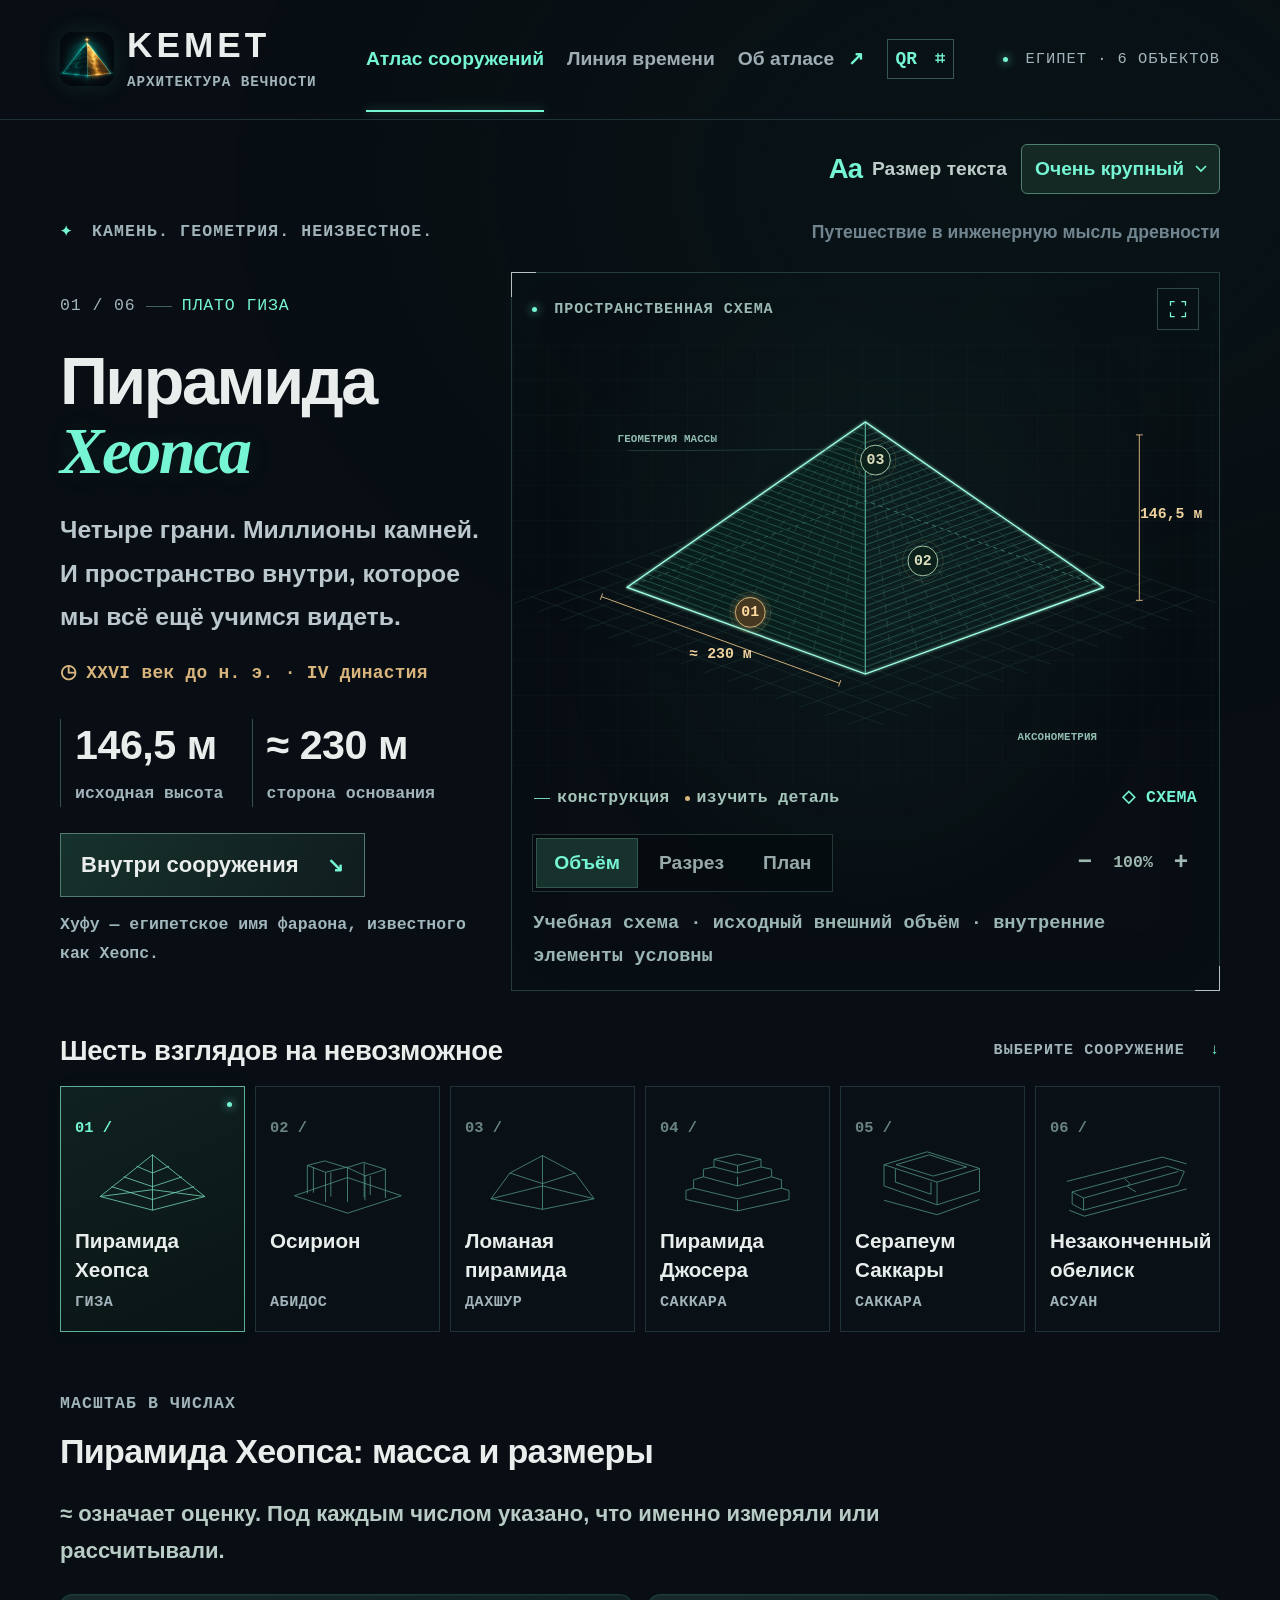
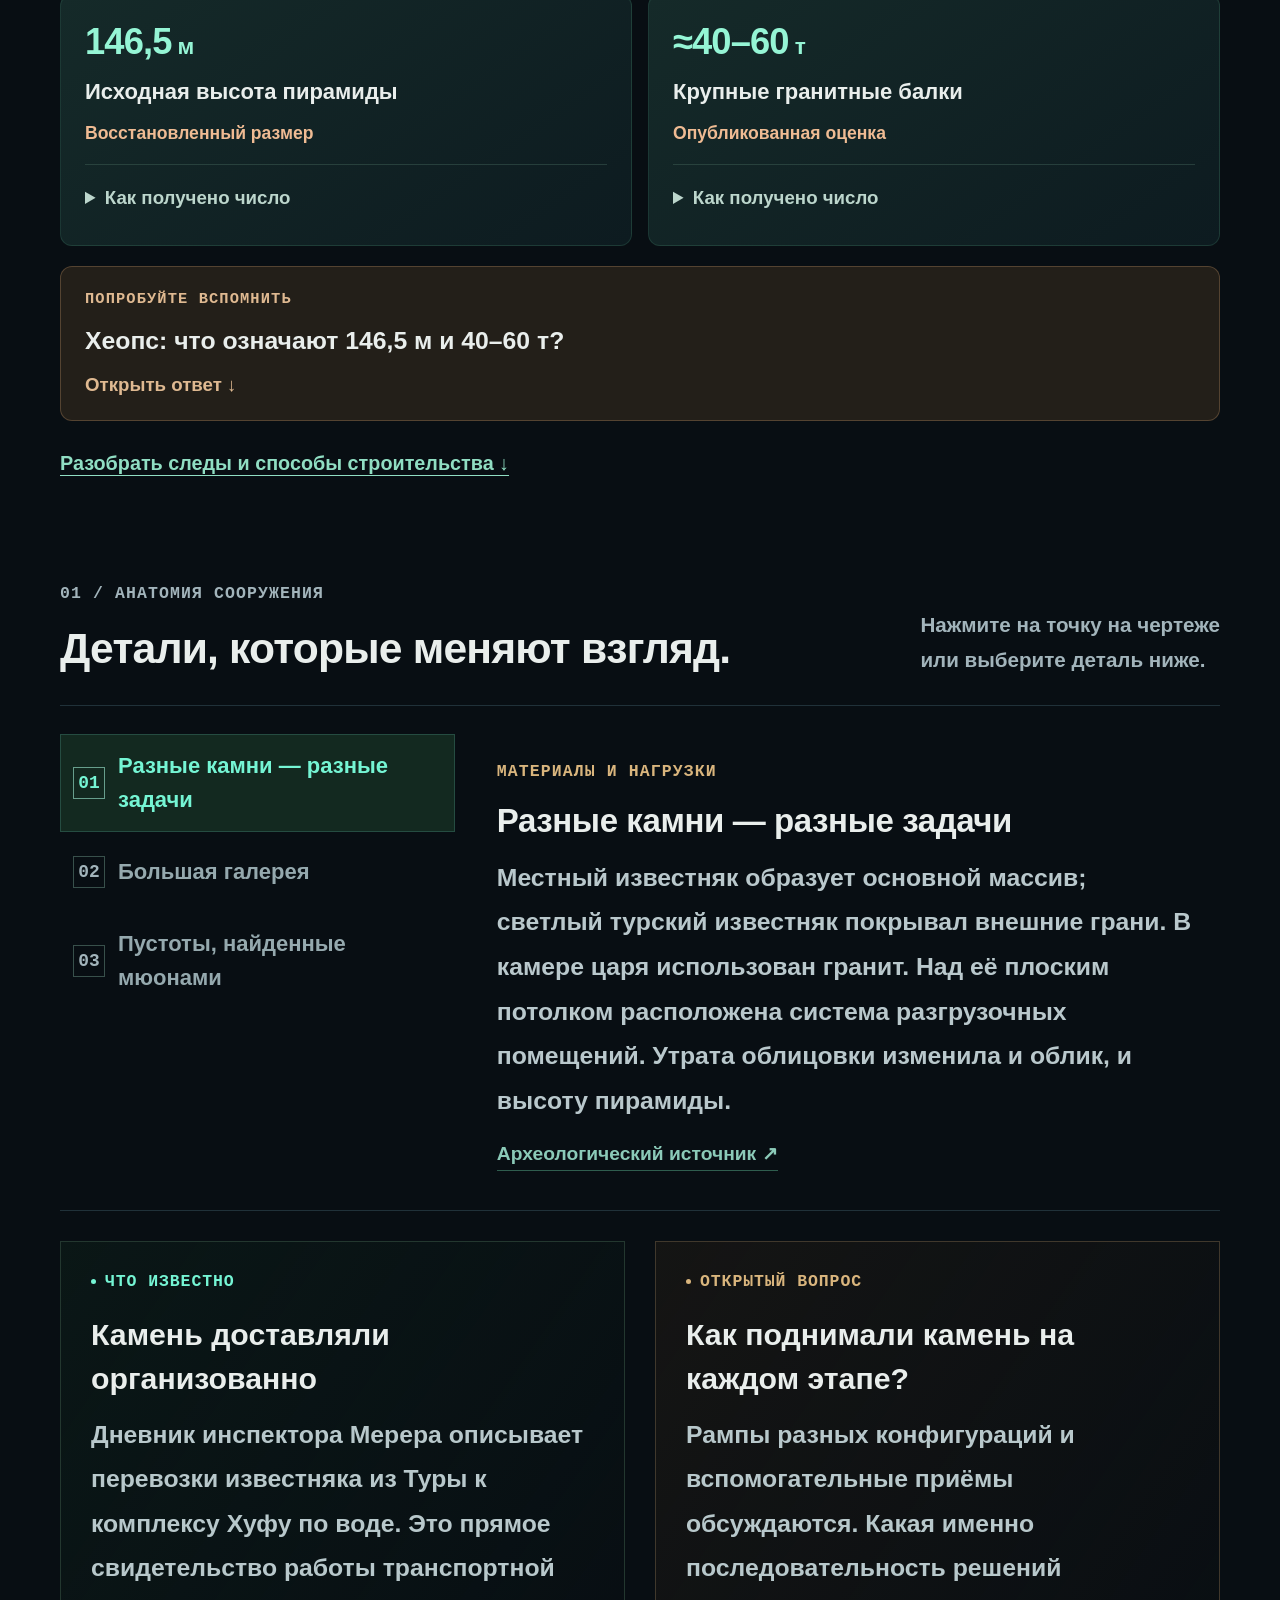
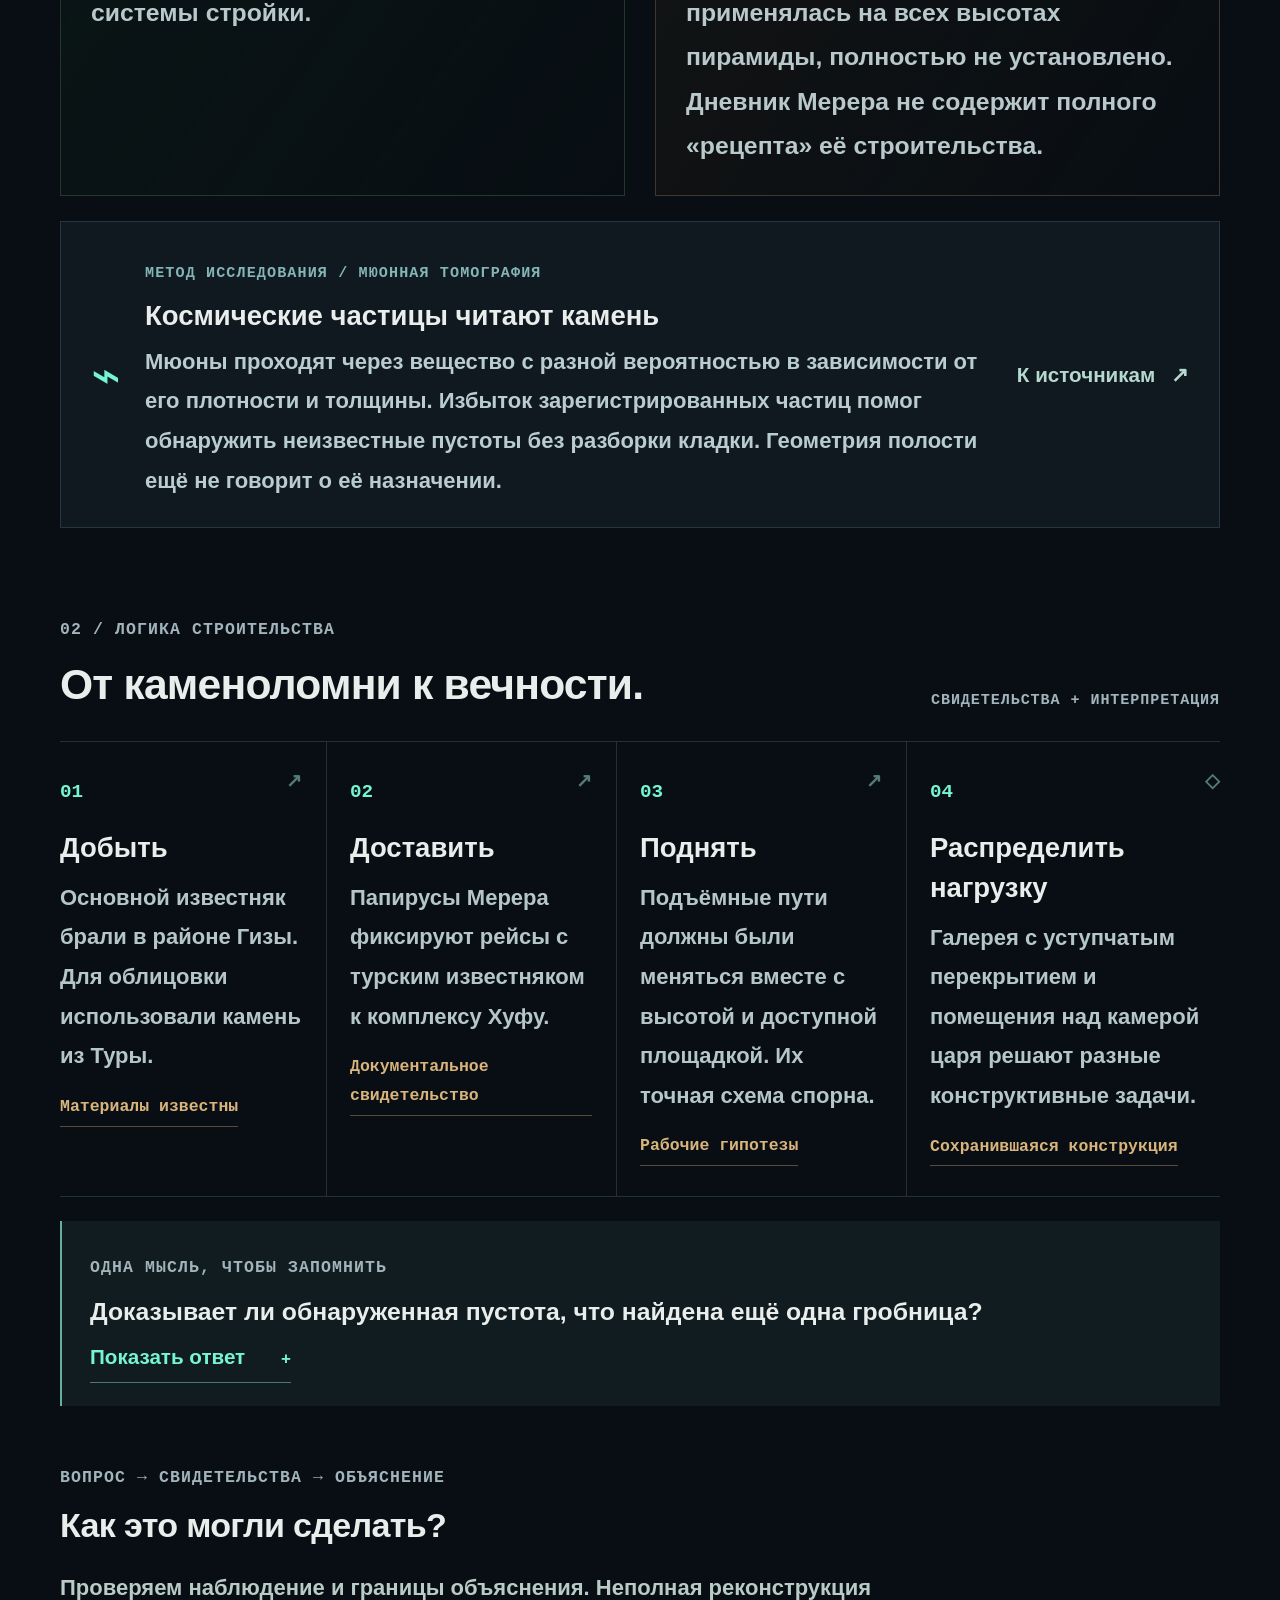
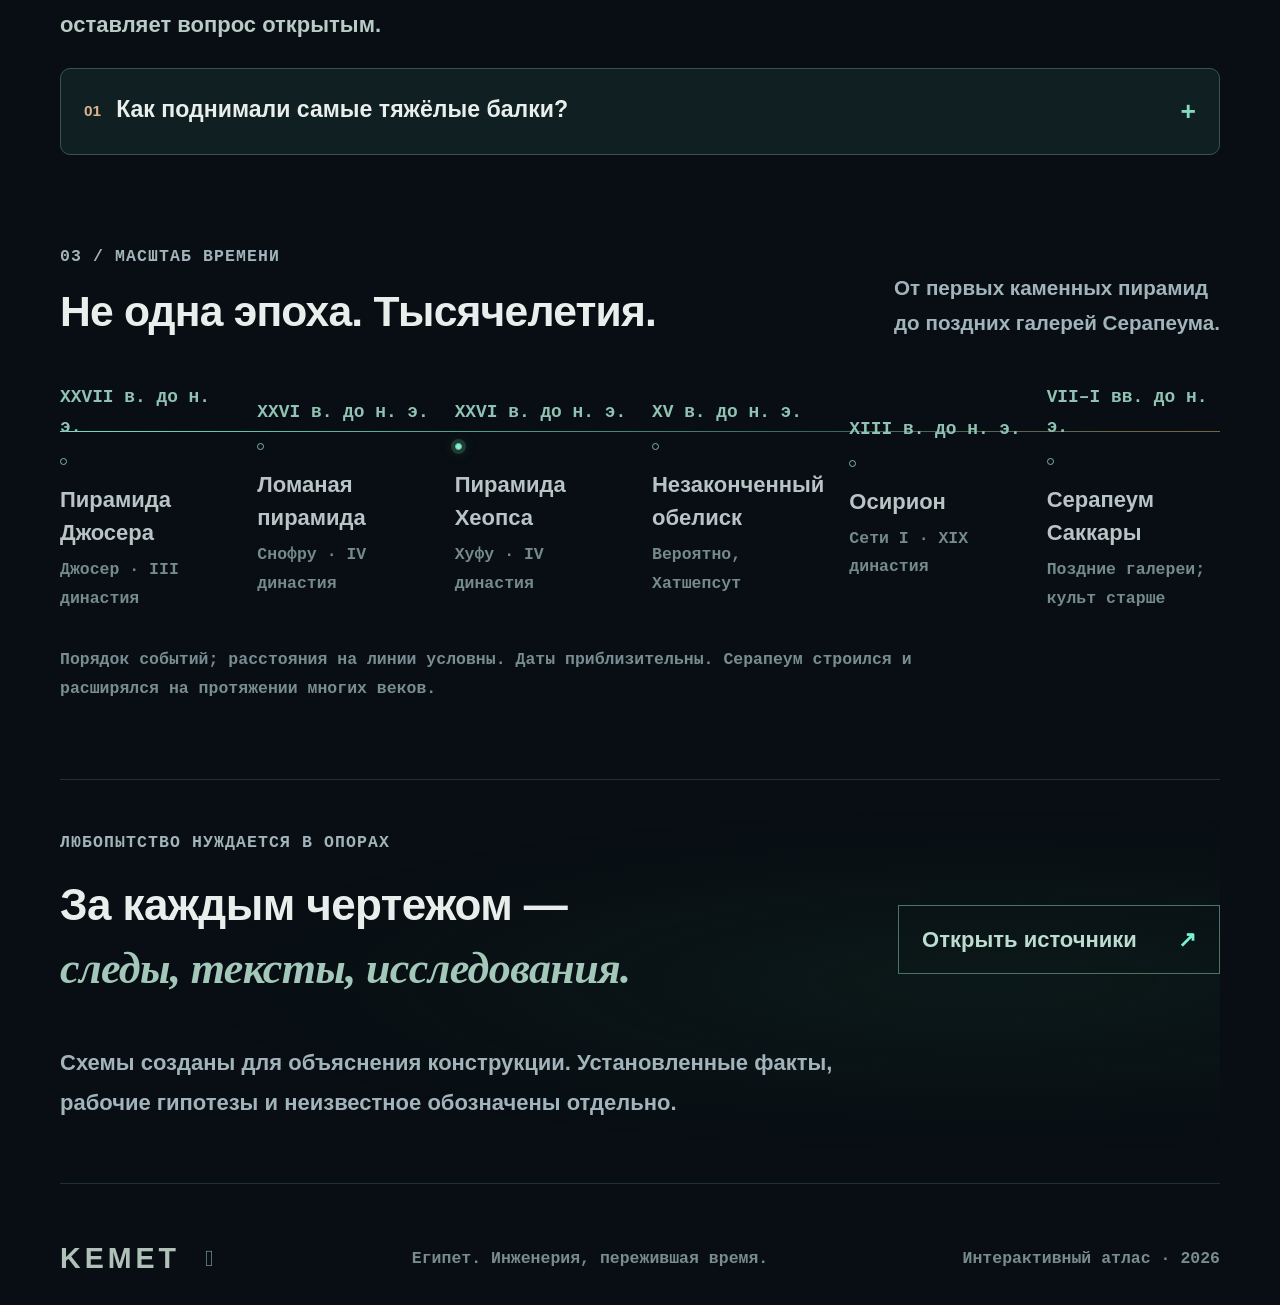
<file: index.html>
<!doctype html>
<html lang="ru">
<head>
  <meta name="atlas-app" content="kemet"><meta name="atlas-version" content="r-a40c7d879bf0993cbebe"><meta name="atlas-built" content="2026-10-10T08:27:54+00:00">
  <meta charset="utf-8">
  <meta name="viewport" content="width=device-width, initial-scale=1">
  <meta name="theme-color" content="#080e13">
  <meta name="application-name" content="KEMET">
  <meta name="apple-mobile-web-app-title" content="KEMET">
  <meta name="apple-mobile-web-app-capable" content="yes">
  <meta name="mobile-web-app-capable" content="yes">
  <link rel="icon" type="image/png" sizes="32x32" href="assets/favicon-32-v2.png">
  <link rel="icon" type="image/png" sizes="192x192" href="assets/kemet-icon-192-v2.png">
  <link rel="apple-touch-icon" sizes="180x180" href="assets/apple-touch-icon-v2.png">
  <link rel="manifest" href="site.webmanifest?v=2">
  <meta name="description" content="Интерактивный архитектурный атлас Древнего Египта. Шесть сооружений, авторские чертежи и археологические свидетельства.">
  <title>KEMET — Архитектура вечности</title>
  <script>document.documentElement.dataset.textSize='large';try{const s=localStorage.getItem('kemet-text-size');if(['normal','large','xlarge'].includes(s))document.documentElement.dataset.textSize=s;}catch{}</script>
  <style>@charset "UTF-8";
:root{color-scheme:dark;--bg:#080e13;--panel:#0d171d;--line:#203139;--muted:#8b9da5;--text:#e9eeec;--cyan:#75f5d4;--amber:#d9b57d;--mono:Menlo,Consolas,"Liberation Mono",monospace;--sans:-apple-system,BlinkMacSystemFont,"Segoe UI",Arial,sans-serif;--serif:Georgia,"Times New Roman",serif}
*{box-sizing:border-box}html{scroll-behavior:smooth;scroll-padding-top:100px}body{margin:0;background:var(--bg);color:var(--text);font-family:var(--sans);-webkit-font-smoothing:antialiased;font-size:16px;line-height:1.6}body::before{content:"";position:fixed;inset:0;pointer-events:none;z-index:-1;background:radial-gradient(ellipse at 80% 20%,#0e292637,transparent 55%)}button,a,input{-webkit-tap-highlight-color:transparent}button{font:inherit;color:inherit;cursor:pointer}a{color:inherit;text-decoration:none}button{border:0;background:none}button:focus-visible,a:focus-visible,[tabindex]:focus-visible{outline:2px solid var(--cyan);outline-offset:5px}button:disabled{opacity:.3;cursor:default}svg{display:block}::selection{background:#3e967b;color:#fff}[hidden]{display:none!important}.skip-link{position:fixed;top:-80px;left:20px;padding:12px;background:var(--cyan);color:#071612;z-index:60}.skip-link:focus{top:12px}.site-header{max-width:1560px;padding:27px 60px;margin:auto;display:flex;align-items:center;justify-content:space-between;gap:35px;border-bottom:1px solid var(--line)}.brand{display:flex;gap:12px;align-items:center}.brand svg{width:39px;height:39px;stroke:var(--cyan);stroke-width:1.3;fill:none;filter:drop-shadow(0 0 6px #6affbc40)}.brand>span{font-size:26px;font-weight:600;letter-spacing:5px;line-height:1.05}.brand small{display:block;font-family:var(--mono);font-size:8px;letter-spacing:1.6px;color:var(--muted);margin-top:8px;white-space:nowrap}.top-nav{display:flex;align-items:center;gap:31px;font-size:13px}.top-nav a,.top-nav button{white-space:nowrap;position:relative;padding:10px 0;color:#9eadb3}.top-nav .active{color:var(--cyan)}.top-nav .active:after{content:"";height:2px;background:var(--cyan);box-shadow:0 0 10px #7cf6d45c;position:absolute;bottom:-28px;left:0;right:0}.top-nav button span{margin-left:8px;color:var(--cyan)}.header-mark{font:9px var(--mono);letter-spacing:1.6px;color:var(--muted);white-space:nowrap}.header-mark i,.drawing-top i{display:inline-block;height:5px;width:5px;background:var(--cyan);border-radius:50%;box-shadow:0 0 10px #6dffd6;margin-right:7px;vertical-align:middle}main{max-width:1440px;margin:0 auto;padding:0 60px}.atlas-intro{display:flex;align-items:center;justify-content:space-between;padding-top:36px;margin-bottom:26px}.eyebrow{font:10px/1.6 var(--mono);letter-spacing:1.8px;color:var(--muted)}.tiny-star{color:var(--cyan);font-size:14px;margin-right:8px}.intro-note{font-size:11px;color:#70858f}.hero-grid{display:grid;grid-template-columns:minmax(330px,.84fr) minmax(0,1.38fr);gap:20px;align-items:center;min-height:540px}.hero-copy{padding:14px 0 16px}.location-line{display:flex;align-items:center;gap:13px;color:var(--cyan);font:10px var(--mono);letter-spacing:1.5px;text-transform:uppercase}.location-line>span:first-child{color:var(--muted)}.dash{width:26px;height:1px;background:#41605f}h1{font-size:clamp(48px,5.2vw,76px);font-weight:450;line-height:1.03;letter-spacing:-3px;margin:27px 0 22px}h1 em{display:block;font-family:var(--serif);font-weight:500;color:var(--cyan);line-height:1.07;text-shadow:0 0 30px #52ffbe17}h1 .long-title{font-size:.8em;letter-spacing:-2px}.hero-tagline{font-size:15px;color:#a2b0b6;max-width:350px;line-height:1.8;margin:0 0 19px}.era{display:flex;gap:9px;align-items:center;color:var(--amber);font:10px/1.7 var(--mono);letter-spacing:.3px}.era-icon{font-size:19px}.hero-facts{display:flex;gap:30px;margin:29px 0 26px}.hero-fact{border-left:1px solid #36524d;padding-left:14px;max-width:47%}.hero-fact strong{font-size:25px;line-height:1.25;font-weight:450;letter-spacing:-.5px;display:block}.hero-fact span{font:9px/1.7 var(--mono);color:var(--muted);display:block;margin-top:6px}.explore-button{display:inline-flex;align-items:center;gap:28px;border:1px solid #527a70;padding:12px 19px;font-size:12px;background:linear-gradient(120deg,#16322c,#101c1e);transition:.2s}.explore-button span{font-size:20px;color:var(--cyan)}.explore-button:hover{border-color:var(--cyan);box-shadow:0 0 25px #7bffd21b}.hero-footnote{font:9px/1.7 var(--mono);color:#748890;max-width:350px;margin:14px 0 0}.drawing-card{position:relative;min-width:0;background:radial-gradient(ellipse at 50% 42%,#17413b38,transparent 63%);border:1px solid #243c3e;box-shadow:inset 0 0 70px #0e393714;isolation:isolate}.drawing-card:before,.drawing-card:after{content:"";position:absolute;width:24px;height:24px;border-color:var(--cyan);opacity:.75;pointer-events:none}.drawing-card:before{top:-1px;left:-1px;border-top:1px solid;border-left:1px solid}.drawing-card:after{bottom:-1px;right:-1px;border-bottom:1px solid;border-right:1px solid}.drawing-top{display:flex;justify-content:space-between;align-items:center;padding:15px 20px;font:9px var(--mono);letter-spacing:1.2px;color:#99b9b2}.icon-button{display:grid;place-items:center;width:32px;height:32px;border:1px solid #304942;color:var(--cyan);line-height:1}.icon-button svg{width:15px;fill:none;stroke:currentColor;stroke-width:1.5}.icon-button:hover{background:#16342c}.drawing-stage{height:380px;position:relative;overflow:hidden;background-image:linear-gradient(#58b5ac06 1px,transparent 1px),linear-gradient(90deg,#58b5ac06 1px,transparent 1px);background-size:35px 35px}.drawing-stage svg{width:100%;height:100%;overflow:visible}.drawing-legend{display:flex;padding:0 22px;gap:22px;font:8px var(--mono);letter-spacing:.3px;color:#7e9a97;align-items:center}.drawing-legend>span{display:flex;gap:7px;align-items:center}.legend-line{width:16px;height:1px;background:#76d1bc}.legend-dot{width:5px;height:5px;background:var(--amber);border-radius:50%}.compass{margin-left:auto;color:var(--cyan)}.drawing-bottom{display:flex;justify-content:space-between;align-items:center;gap:15px;padding:20px 20px 10px}.view-switch{display:flex;gap:3px;padding:3px;background:#050b0ebf;border:1px solid #243734}.view-switch button{font-size:10px;padding:7px 17px;color:#97a9a9;white-space:nowrap;border:1px solid transparent}.view-switch .active{color:var(--cyan);background:#17322d;border-color:#33574c}.zoom-control{display:flex;align-items:center;gap:1px}.zoom-control button{font:12px var(--mono);color:#9fb8b1;min-width:29px;height:30px}.zoom-control #zoom-reset{font-size:9px;min-width:46px}.zoom-control button:hover{color:var(--cyan);background:#17312c}.drawing-disclaimer{font:8px/1.7 var(--mono);color:#6f8788;margin:0;padding:0 21px 13px}.drawing-card.is-expanded{position:fixed;inset:20px;z-index:40;background:var(--bg);display:flex;flex-direction:column;box-shadow:0 0 0 30px #020708ed}.is-expanded .drawing-stage{flex:1;height:auto;min-height:0}.is-expanded .drawing-bottom{max-width:750px;width:100%;align-self:center}.is-expanded .drawing-legend{max-width:750px;width:100%;align-self:center}.is-expanded .drawing-disclaimer{text-align:center;margin:8px}.is-expanded .drawing-stage svg{max-height:100%}.collection-heading{display:flex;align-items:center;justify-content:space-between;margin:40px 0 15px;gap:20px}.collection-heading h2{font-size:17px;letter-spacing:-.3px;font-weight:450;margin:0}.collection-heading>span{font:8px var(--mono);color:var(--muted);letter-spacing:1px;white-space:nowrap}.collection-heading>span span{color:var(--cyan);margin-left:15px}.monument-rail{display:grid;grid-template-columns:repeat(6,1fr);gap:10px}.monument-card{position:relative;text-align:left;border:1px solid var(--line);padding:15px 14px 13px;background:#0d161b8a;min-width:0;transition:border-color .25s,background .25s}.monument-card:hover{border-color:#558479;background:#122620}.monument-card.selected{border-color:#5caf98;background:linear-gradient(155deg,#17352e80,#0c1b1880);box-shadow:0 0 20px #47e4ad08}.monument-card.selected:after{content:"";position:absolute;right:12px;top:15px;width:5px;height:5px;border-radius:50%;background:var(--cyan);box-shadow:0 0 10px #7cffe5}.card-index{font:8px var(--mono);color:#6a8583}.monument-card.selected .card-index{color:var(--cyan)}.mini-diagram{width:100%;height:65px;margin:5px auto 7px;opacity:.66}.selected .mini-diagram{opacity:1}.card-name{font-size:12px;font-weight:600;display:block;white-space:normal;line-height:1.4;min-height:34px}.card-place{font:8px var(--mono);color:var(--muted);margin-top:5px;display:block;letter-spacing:.5px}.details-section,.construction-section,.timeline-section{padding-top:78px}.section-heading{display:flex;justify-content:space-between;align-items:flex-end;gap:30px;margin-bottom:28px}.section-heading h2{font-weight:450;font-size:31px;letter-spacing:-.8px;line-height:1.3;margin:10px 0 0}.section-heading>p{font-size:12px;color:var(--muted);line-height:1.7;margin:0}.anatomy-grid{display:grid;grid-template-columns:.7fr 1.3fr;gap:32px;border-top:1px solid var(--line);border-bottom:1px solid var(--line);padding:28px 0}.point-list{display:flex;flex-direction:column;gap:8px}.point-button{display:flex;align-items:center;gap:13px;text-align:left;border:1px solid transparent;padding:12px 15px;font-size:13px;color:#95a9ae;line-height:1.5}.point-button>span{font:10px var(--mono);color:var(--muted);border:1px solid #38504b;width:25px;height:25px;display:grid;place-items:center;flex-shrink:0}.point-button.active{color:var(--cyan);border-color:#254c41;background:#132920}.point-button.active>span{color:var(--cyan);border-color:#679e8c}.point-detail{padding:14px 25px 10px 10px;align-self:center}.point-detail .eyebrow{color:var(--amber);font-size:9px}.point-detail h3{font-size:22px;font-weight:450;margin:10px 0 12px;letter-spacing:-.4px}.point-detail p{font-size:14px;line-height:1.85;color:#a7b7bb;margin:0;max-width:660px}.point-detail .detail-source{display:inline-block;margin-top:15px;color:#8bcab8;font-size:11px;border-bottom:1px solid #2f5d4e}.evidence-grid{display:grid;grid-template-columns:1fr 1fr;gap:30px;padding-top:30px}.evidence{padding:26px 30px;border:1px solid #23372f;background:linear-gradient(125deg,#0d201a80,transparent)}.evidence.unresolved{border-color:#40382c;background:linear-gradient(125deg,#29201666,transparent)}.evidence-label{font:9px var(--mono);color:var(--cyan);letter-spacing:1.4px;display:flex;align-items:center;gap:9px}.evidence-label i{width:5px;height:5px;border-radius:50%;background:var(--cyan)}.unresolved .evidence-label{color:var(--amber)}.unresolved .evidence-label i{background:var(--amber)}.evidence h3{font-size:19px;font-weight:450;line-height:1.45;margin:17px 0 12px}.evidence p{font-size:13px;color:#9cacaf;line-height:1.85;margin:0}.research-strip{display:flex;align-items:center;gap:24px;background:#10191f;padding:27px 30px;margin-top:25px;border:1px solid #243640}.research-icon{color:var(--cyan);font:50px var(--serif);line-height:1}.research-strip>div{flex:1}.research-strip .eyebrow{font-size:8px;color:#83b5b8}.research-strip h3{font-size:17px;font-weight:450;line-height:1.5;margin:6px 0}.research-strip p{font-size:12px;color:#99abb1;line-height:1.8;margin:0}.text-button{font-size:11px;white-space:nowrap;color:#b7d8ce;padding:8px 0}.text-button span{margin-left:10px}.subtle-label{font:8px var(--mono);letter-spacing:.9px;color:var(--muted)}.process-grid{display:grid;grid-template-columns:repeat(4,1fr);border-top:1px solid var(--line);border-bottom:1px solid var(--line)}.process-step{padding:27px 24px 30px 0;margin-right:23px;border-right:1px solid var(--line);position:relative}.process-step:last-child{border:0;margin-right:0;padding-right:0}.process-num{font:10px var(--mono);color:var(--cyan)}.process-num:after{content:"↗";color:#547e73;float:right}.process-step:last-child .process-num:after{content:"◇"}.process-step h3{font-weight:450;font-size:17px;line-height:1.45;margin:19px 0 10px}.process-step p{font-size:12px;color:#97aaae;line-height:1.85;margin:0}.process-step small{display:inline-block;font:8px var(--mono);color:var(--amber);margin-top:17px;border-bottom:1px solid #594b38;padding-bottom:4px}.recall{display:flex;flex-wrap:wrap;align-items:center;justify-content:space-between;column-gap:30px;background:#101c1f;padding:23px 28px;margin-top:24px;border-left:2px solid #68af9b}.recall .eyebrow{font-size:8px}.recall p{font-size:14px;margin:7px 0 0}.recall button{font-size:11px;border-bottom:1px solid #4c7a6b;padding:9px 0;color:var(--cyan);white-space:nowrap}.recall button span{padding-left:30px;font-size:17px}.recall #recall-answer{width:100%;border-top:1px solid #284139;margin:20px 0 0;padding:20px 0 0;color:#abc8be;font-size:13px;line-height:1.8}.timeline-scroll{overflow-x:auto;padding:14px 0 5px;scrollbar-color:#316052 transparent;scrollbar-width:thin}.timeline{display:grid;grid-template-columns:repeat(6,1fr);min-width:880px;position:relative;gap:20px}.timeline:before{content:"";position:absolute;left:0;right:0;top:39px;height:1px;background:linear-gradient(90deg,#70e0c3,#35695a 65%,#796444)}.timeline-item{text-align:left;padding:0 0 15px;position:relative;min-width:0}.timeline-date{font:10px var(--mono);color:#90c3b4;display:block;line-height:20px}.timeline-node{position:relative;display:block;width:7px;height:7px;margin:16px 0 18px;border:1px solid #80b6a6;border-radius:50%;background:var(--bg);box-shadow:0 0 0 5px var(--bg)}.timeline-item.active .timeline-node{background:var(--cyan);box-shadow:0 0 0 4px #1f3c31,0 0 16px #80ffd660}.timeline-name{display:block;font-size:12px;line-height:1.4;color:#b9c4c4}.timeline-era{display:block;font:8px/1.7 var(--mono);color:#748a8b;margin-top:7px}.timeline-note{font:9px/1.9 var(--mono);color:#788d92;margin-top:12px;max-width:860px}.sources-section{margin:75px 0 58px;border-top:1px solid var(--line);border-bottom:1px solid var(--line);padding:39px 0;background:radial-gradient(ellipse at 80% 50%,#16362944,transparent 60%)}.sources-section>div{display:flex;align-items:center;justify-content:space-between;gap:30px}.sources-section h2{font-size:33px;line-height:1.4;letter-spacing:-.6px;font-weight:500;margin:14px 0 20px}.sources-section em{font-family:var(--serif);font-weight:500;color:#a3c7b9}.sources-section>p{font-size:12px;color:var(--muted);max-width:650px}.source-button{border:1px solid #497566;padding:16px 23px;font-size:12px;white-space:nowrap;color:#bbdccf}.source-button span{margin-left:35px;color:var(--cyan)}.source-button:hover{background:#1a3027}footer{max-width:1440px;padding:0 60px 30px;margin:auto;display:flex;justify-content:space-between;align-items:center;gap:25px;color:#788b91;font:9px var(--mono)}.footer-brand{font:20px var(--sans);color:#b1c1ba;letter-spacing:4px;display:flex;align-items:center;gap:25px}.footer-brand span{color:#69947f;font-size:23px}dialog{background:#101a20;color:var(--text);border:1px solid #3a5b50;padding:32px 35px;max-width:740px;width:calc(100% - 32px);max-height:85dvh;box-shadow:0 0 100px #050a0d80}dialog::backdrop{background:#03070be8;backdrop-filter:blur(8px)}.dialog-top{display:flex;justify-content:space-between;align-items:center;gap:20px}dialog h2{font-size:29px;font-weight:450;line-height:1.3;letter-spacing:-.5px;margin:21px 0}dialog>p{color:#a4b8bd;font-size:14px;line-height:1.85}.dialog-intro{font-size:13px}.source-group{border-top:1px solid #2d3f41;margin-top:25px;padding-top:18px}.source-group h3{font-size:18px;font-weight:450;margin:5px 0 14px}.source-link{display:block;border-left:1px solid #386354;padding:2px 0 2px 14px;margin:15px 0}.source-link strong{font-size:12px;line-height:1.7;color:var(--cyan);font-weight:450;display:block}.source-link span{font-size:11px;color:#90a5aa;display:block;margin-top:5px}.source-link:hover strong{text-decoration:underline}.dialog-footnote{font:10px/1.8 var(--mono);color:#7f999b;border-top:1px solid #293f3b;padding-top:20px;margin-top:28px}.toast{position:fixed;bottom:24px;left:50%;transform:translate(-50%,20px);opacity:0;background:#19382e;border:1px solid #629b83;padding:10px 22px;font-size:12px;pointer-events:none;transition:.2s;z-index:100}.toast.show{opacity:1;transform:translate(-50%,0)}
/* Drafting language */
.wire{fill:none;stroke:#6cd5bc;stroke-width:1.35;stroke-linejoin:round;stroke-linecap:round}.wire.soft{stroke:#387769;stroke-width:.8}.wire.dim{stroke:#30594e;stroke-width:.8}.wire.bright{stroke:#a1ffe1;stroke-width:1.8;filter:url(#glow)}.stone-fill{fill:#153a302b;stroke:#65c9ae;stroke-width:1.2}.stone-side{fill:#09271f85;stroke:#469580;stroke-width:1.1}.stone-top{fill:#265b4138;stroke:#7cdbb7;stroke-width:1.2}.amber-line{fill:none;stroke:#d7b67e;stroke-width:1.4}.amber-fill{fill:#c19b5230;stroke:#d5b57c;stroke-width:1.2}.hidden-line{stroke-dasharray:5 7;opacity:.6}.svg-label{fill:#8cbbab;font:13px var(--mono);letter-spacing:1.5px}.svg-small{fill:#669785;font:10px var(--mono);letter-spacing:1px}.svg-dim{fill:#d3b781;font:14px var(--mono);letter-spacing:.6px}.hotspot{cursor:pointer;outline:none}.hotspot .hotspot-hit{fill:transparent;stroke:none}.hotspot .hotspot-ring{fill:#0c201c;stroke:#b7d9b5;stroke-width:1.3}.hotspot text{fill:#dcdfbe;font:12px var(--mono);text-anchor:middle;dominant-baseline:central;pointer-events:none}.hotspot.active .hotspot-ring{stroke:#dbbb80;fill:#473923;filter:url(#gold-glow)}.hotspot.active text{fill:#ffdaa1}.hotspot:hover .hotspot-ring,.hotspot:focus-visible .hotspot-ring{stroke:#fff;stroke-width:2.3}.hotspot-halo{stroke:#c6b17540;fill:none;stroke-width:1;pointer-events:none}.diagram-content{transform-origin:500px 335px;transition:transform .25s ease}.drawing-enter{animation:drawing-in .45s ease}@keyframes drawing-in{from{opacity:.2}to{opacity:1}}
@media(min-width:1500px){.hero-grid{min-height:610px}.drawing-stage{height:425px}.hero-tagline{font-size:16px;max-width:375px}}
@media(max-width:1100px){.site-header{padding:25px 35px}.header-mark{display:none}main{padding:0 35px}.hero-grid{grid-template-columns:.82fr 1.1fr;gap:12px}h1{font-size:56px}.drawing-stage{height:360px}.hero-facts{gap:20px}.hero-fact strong{font-size:22px}.drawing-bottom{padding:18px 13px 9px;gap:7px}.view-switch button{padding:7px 12px}.monument-rail{gap:7px}.monument-card{padding:12px 10px}.card-name{font-size:11px}.mini-diagram{height:60px}.section-heading h2{font-size:27px}.process-step{margin-right:18px;padding-right:18px}footer{padding:0 35px 30px}.intro-note{font-size:10px}}
@media(max-width:820px){html{scroll-padding-top:35px}.site-header{padding:22px 25px;gap:20px}.brand>span{font-size:21px}.brand small{font-size:6px}.brand svg{width:32px}.top-nav{gap:20px;font-size:11px}.top-nav .active:after{bottom:-23px}main{padding:0 25px}.intro-note{display:none}.atlas-intro{padding-top:25px;margin-bottom:15px}.hero-grid{grid-template-columns:1fr 1.15fr;gap:18px}h1{font-size:44px;letter-spacing:-2px}.hero-tagline{font-size:13px;line-height:1.75}.location-line{font-size:8px;gap:9px;letter-spacing:1px}.hero-facts{gap:15px}.hero-fact{padding-left:10px}.hero-fact strong{font-size:20px}.hero-fact span{font-size:8px}.era{font-size:9px}.drawing-stage{height:330px}.drawing-top{padding:10px 13px;font-size:7px}.drawing-legend{padding:0 13px;font-size:7px;gap:10px}.drawing-bottom{flex-wrap:wrap;justify-content:center;padding-top:12px}.drawing-disclaimer{font-size:7px;padding:0 10px 11px;text-align:center}.hero-footnote{font-size:8px}.explore-button{padding:10px 13px;font-size:10px;gap:17px}.monument-rail{grid-template-columns:repeat(3,1fr);gap:10px}.monument-card{display:grid;grid-template-columns:57px 1fr;column-gap:10px;padding:13px}.card-index{grid-column:1/-1}.mini-diagram{grid-row:2/4;width:57px;height:52px;margin:3px 0}.card-name{font-size:12px;align-self:end;min-height:0;grid-column:2;grid-row:2}.card-place{grid-column:2;font-size:7px}.details-section,.construction-section,.timeline-section{padding-top:57px}.section-heading h2{font-size:25px}.section-heading>p{font-size:10px}.anatomy-grid{gap:15px;grid-template-columns:.9fr 1.2fr}.point-button{font-size:11px;padding:10px 8px}.point-detail{padding-right:0}.point-detail h3{font-size:19px}.point-detail p{font-size:12px}.evidence-grid{gap:15px}.evidence{padding:22px}.evidence h3{font-size:17px}.evidence p{font-size:12px}.research-strip{padding:22px;gap:17px;flex-wrap:wrap}.research-strip .text-button{margin-left:42px}.process-grid{grid-template-columns:1fr 1fr}.process-step:nth-child(2){border-right:0;margin-right:0}.process-step:nth-child(-n+2){border-bottom:1px solid var(--line)}.process-step{padding:22px 22px 22px 0;margin-right:22px}.recall{padding:23px}.recall p{font-size:13px;max-width:430px}.recall button{margin-top:8px}.sources-section h2{font-size:27px}.source-button{font-size:11px;padding:14px 17px}.source-button span{margin-left:15px}footer{padding:0 25px 25px;font-size:8px}.footer-brand{font-size:17px;gap:15px}}
@media(max-width:600px){body{font-size:15px}.site-header{padding:18px 20px;align-items:center}.brand{gap:8px}.brand svg{width:28px;height:34px}.brand>span{font-size:20px;letter-spacing:4px}.brand small{font-size:5.5px;letter-spacing:1px}.top-nav{gap:0}.top-nav>a{display:none}.top-nav button{font-size:11px}.top-nav button span{margin-left:4px}main{padding:0 20px}.atlas-intro{margin-bottom:11px;padding-top:23px}.eyebrow{font-size:8px;letter-spacing:1.3px}.hero-grid{display:flex;flex-direction:column;align-items:stretch;gap:23px;min-height:0}.hero-copy{padding:9px 0 0}.location-line{font-size:9px}.hero-copy h1{font-size:57px;line-height:1;letter-spacing:-2px;margin:20px 0 18px}.hero-copy h1 em{display:inline}.hero-copy h1 em:before{content:" ";white-space:pre}h1 .long-title{font-size:.85em}.hero-tagline{font-size:14px;max-width:440px;line-height:1.8;margin:0 0 14px}.era{font-size:10px}.hero-facts{margin:22px 0;gap:33px}.hero-fact strong{font-size:26px}.hero-fact span{font-size:9px}.explore-button{font-size:12px;padding:10px 15px;gap:40px}.hero-footnote{font-size:8px;max-width:none}.drawing-stage{height:310px}.drawing-top{font-size:8px;padding:12px 15px}.drawing-bottom{justify-content:space-between;padding:14px 12px 10px;gap:7px}.view-switch button{font-size:10px;padding:7px 15px}.zoom-control button{min-width:24px}.zoom-control #zoom-reset{min-width:39px}.drawing-legend{font-size:7px;padding:0 15px}.drawing-disclaimer{text-align:left;padding:0 15px 11px}.collection-heading{margin-top:31px;gap:10px}.collection-heading h2{font-size:16px;max-width:210px}.collection-heading>span{font-size:7px;letter-spacing:.4px;white-space:normal;max-width:110px;text-align:right;line-height:1.7}.collection-heading>span span{margin-left:5px}.monument-rail{grid-template-columns:repeat(2,1fr);gap:9px}.monument-card{grid-template-columns:48px 1fr;column-gap:9px;padding:11px}.mini-diagram{width:48px;height:47px}.card-name{font-size:11px}.card-place{font-size:7px}.section-heading{align-items:flex-start;margin-bottom:22px;gap:15px;flex-direction:column}.section-heading h2{font-size:27px;line-height:1.35;margin-top:8px}.section-heading>p{font-size:11px;max-width:330px}.section-heading>p br{display:none}.anatomy-grid{display:flex;flex-direction:column;padding:21px 0;gap:15px}.point-list{flex-direction:row;flex-wrap:wrap;gap:7px}.point-button{flex:1 1 100%;gap:10px;padding:10px;font-size:12px}.point-button>span{width:23px;height:23px}.point-detail{padding:8px 5px 5px}.point-detail h3{font-size:21px}.point-detail p{font-size:13px}.evidence-grid{grid-template-columns:1fr;padding-top:23px;gap:13px}.evidence{padding:24px}.evidence h3{font-size:20px}.evidence p{font-size:13px}.research-strip{padding:22px 20px;gap:15px;margin-top:20px}.research-icon{font-size:33px;align-self:flex-start}.research-strip h3{font-size:17px}.research-strip p{font-size:12px}.research-strip .text-button{margin-left:0;width:100%;text-align:left;padding-top:13px;border-top:1px solid var(--line)}.research-strip>div{min-width:calc(100% - 50px)}.process-step{margin-right:15px;padding-right:15px}.process-step h3{font-size:17px}.process-step p{font-size:12px}.process-step small{font-size:7px;line-height:1.8}.recall{padding:20px}.recall button{margin-top:14px}.recall p{font-size:14px}.timeline-note{font-size:8px}.timeline{min-width:830px}.sources-section{margin:55px 0 34px;padding:29px 0}.sources-section>div{align-items:flex-start;flex-direction:column;gap:0}.sources-section h2{font-size:27px;line-height:1.45;margin:17px 0 22px}.source-button{margin-bottom:13px}.sources-section>p{font-size:11px}footer{padding:0 20px 25px;flex-wrap:wrap;row-gap:16px}footer>span:nth-child(2){width:calc(100% - 145px);text-align:right;font-size:8px}footer>span:last-child{width:100%;text-align:left;font-size:8px}.drawing-card.is-expanded{inset:10px}.is-expanded .drawing-bottom{justify-content:center}.is-expanded .drawing-top{font-size:7px}dialog{padding:24px 22px}dialog h2{font-size:25px}dialog>p{font-size:13px}.dialog-footnote{font-size:9px}}
@media(max-width:350px){main{padding:0 15px}.site-header{padding:17px 15px}.hero-copy h1{font-size:49px}.hero-facts{gap:23px}.hero-fact strong{font-size:23px}.drawing-bottom{justify-content:center}.drawing-stage{height:270px}.card-name{font-size:10px}.monument-card{grid-template-columns:37px 1fr;column-gap:7px;padding:10px}.mini-diagram{width:37px}.collection-heading h2{font-size:15px}.point-button{font-size:11px}.process-step h3{font-size:15px}.sources-section h2{font-size:25px}}
#qr-dialog{max-width:440px;text-align:center}#qr-dialog .dialog-top{text-align:left}#qr-dialog h2{font-size:30px;line-height:1.4;margin:22px 0}.qr-art{background:#fff;padding:0;width:min(260px,100%);margin:0 auto 24px;box-shadow:0 0 40px #73f5b816}.qr-art svg{width:100%;height:auto}#qr-dialog>p{font-size:13px;max-width:300px;margin:0 auto 15px}.qr-url{display:block;color:var(--cyan);font:12px/1.6 var(--mono);overflow-wrap:anywhere;margin:18px 0 23px}#qr-button{border:1px solid #35594f;padding:4px 8px;color:var(--cyan);font-family:var(--mono);font-size:11px}#qr-button span{font-size:17px;margin-left:7px}#copy-link{font-size:11px;padding:12px 17px}#copy-link span{margin-left:15px}@media(max-width:600px){.top-nav{gap:14px}.top-nav #about-button{font-size:10px}.top-nav #qr-button{font-size:9px}.top-nav #qr-button span{font-size:14px;margin-left:3px}}@media(max-width:350px){.top-nav{gap:7px}.top-nav #about-button{font-size:9px}.brand>span{font-size:18px;letter-spacing:3px}.brand small{font-size:5px}}
@media(prefers-reduced-motion:reduce){html{scroll-behavior:auto}*,*:before,*:after{animation:none!important;transition:none!important}}
@media print{body{background:#fff;color:#111}.site-header,.top-nav,.drawing-bottom,.monument-rail,.source-button,.recall button,.sources-trigger,footer{display:none}main{padding:20px}.hero-grid{display:block}.drawing-card{break-inside:avoid}.hero-copy h1{color:#111}.hero-copy h1 em{color:#1d6b55}.details-section,.construction-section,.timeline-section{padding-top:30px}.point-detail p,.evidence p,.process-step p{color:#222}dialog{display:none}}

/* Comfortable reading on phones and tablets. rem sizes follow the reader's choice. */
html{font-size:16px;-webkit-text-size-adjust:100%;text-size-adjust:100%}
html[data-text-size="large"]{font-size:18px}
html[data-text-size="xlarge"]{font-size:20px}
body{font-size:1.125rem;font-weight:600}
:root{--muted:#a2b4bb}
.reading-controls{display:flex;align-items:center;justify-content:flex-end;gap:14px;padding-top:24px}
.reading-controls label{font-size:.875rem;font-weight:750;display:flex;align-items:center;gap:10px;color:#bdcec9}
.reading-controls label b{font-size:1.25rem;color:var(--cyan);letter-spacing:-1px}
.reading-controls select{font:700 .875rem/1.4 var(--sans);color:var(--cyan);background:#142923;border:1px solid #50806d;border-radius:6px;padding:10px 34px 10px 13px;min-height:46px;max-width:100%;cursor:pointer;appearance:none;-webkit-appearance:none;background-image:url("data:image/svg+xml,%3Csvg xmlns='http://www.w3.org/2000/svg' width='12' height='8' viewBox='0 0 12 8'%3E%3Cpath d='m1 1 5 5 5-5' fill='none' stroke='%2375f5d4' stroke-width='1.7'/%3E%3C/svg%3E");background-repeat:no-repeat;background-position:right 12px center;background-size:12px 8px}
.reading-controls select:focus-visible{outline:2px solid var(--cyan);outline-offset:4px}
.atlas-intro{padding-top:24px}
.brand{gap:13px}.brand .app-icon{width:54px;height:54px;border-radius:13px;flex-shrink:0;box-shadow:0 0 24px #56e3bf1c}
.brand>span{font-size:1.6rem;font-weight:750;letter-spacing:4px}
.brand small{font-size:.65rem;font-weight:700;letter-spacing:.9px;line-height:1.4}
.top-nav{font-size:.875rem;gap:23px;font-weight:700}
.top-nav button{font-weight:700}.header-mark{font-size:.7rem;letter-spacing:1px}
.top-nav .active:after{bottom:-27px}
.eyebrow{font-size:.75rem;line-height:1.65;letter-spacing:1.1px;font-weight:750}
.intro-note{font-size:.8rem;font-weight:650}.location-line{font-size:.75rem;letter-spacing:.9px;line-height:1.65;flex-wrap:wrap;gap:10px}
h1{font-weight:750;font-size:clamp(3rem,5.2vw,4.8rem);letter-spacing:-2.5px}h1 em{font-weight:700}
.hero-tagline{font-size:1.125rem;font-weight:600;line-height:1.75;color:#bac7cc;max-width:450px}
.era{font-size:.8125rem;font-weight:700;line-height:1.7}
.hero-facts{gap:28px;flex-wrap:wrap}.hero-fact strong{font-size:1.875rem;font-weight:750;line-height:1.3;white-space:nowrap}
.hero-fact span{font-size:.75rem;line-height:1.65;font-weight:650;margin-top:8px}
.explore-button{font-size:1rem;font-weight:750;padding:13px 20px;min-height:50px}
.hero-footnote{font-size:.75rem;line-height:1.75;font-weight:600;color:#a1b6bd;max-width:440px}
.drawing-top{font-size:.6875rem;letter-spacing:.9px;gap:12px;line-height:1.6;font-weight:750}.drawing-top>span{flex:1}
.icon-button{width:42px;height:42px;flex-shrink:0}.icon-button svg{width:20px}
.drawing-stage{height:440px}.drawing-legend{font-size:.75rem;line-height:1.6;gap:15px;flex-wrap:wrap;font-weight:650;color:#a6c5ba}
.drawing-bottom{flex-wrap:wrap;gap:12px;padding-top:22px}
.view-switch button{font-size:.875rem;padding:9px 17px;font-weight:750;min-height:44px}
.zoom-control button{font-size:1.1rem;min-width:36px;height:44px;font-weight:750}
.zoom-control #zoom-reset{font-size:.75rem;min-width:58px}
.drawing-disclaimer{font-size:.6875rem;line-height:1.75;font-weight:650;color:#9bb6b2;padding-top:5px;padding-bottom:17px}
.drawing-notes{display:none}
.is-expanded .drawing-top{font-size:.75rem;line-height:1.65}
.collection-heading h2{font-size:1.25rem;font-weight:750;line-height:1.45}
.collection-heading>span{font-size:.6875rem;line-height:1.65;font-weight:700;white-space:normal;text-align:right;max-width:250px}
.monument-card{padding:17px 14px}.card-index{font-size:.7rem;font-weight:750}
.mini-diagram{height:72px}.card-name{font-size:.9375rem;font-weight:750;line-height:1.4;min-height:2.8em}
.card-place{font-size:.6875rem;font-weight:700;line-height:1.6;letter-spacing:.5px}
.section-heading h2{font-size:1.9375rem;font-weight:750;line-height:1.35}
.section-heading>p{font-size:.9375rem;font-weight:600;line-height:1.7}
.point-button{font-size:1rem;line-height:1.55;font-weight:700;padding:14px 12px}
.point-button>span{font-size:.8125rem;width:32px;height:32px;font-weight:750}
.point-detail .eyebrow{font-size:.75rem;line-height:1.65}
.point-detail h3{font-size:1.5rem;line-height:1.4;font-weight:750}
.point-detail p{font-size:1.125rem;line-height:1.8;font-weight:600;color:#b9c8cc;max-width:740px}
.point-detail .detail-source{font-size:.875rem;font-weight:700;line-height:1.65}
.evidence-label{font-size:.75rem;line-height:1.7;font-weight:750;letter-spacing:.9px}
.evidence h3{font-size:1.375rem;line-height:1.45;font-weight:750}
.evidence p{font-size:1.125rem;font-weight:600;line-height:1.8;color:#b8c8cb}
.research-strip .eyebrow{font-size:.6875rem;line-height:1.7}
.research-strip h3{font-size:1.25rem;line-height:1.5;font-weight:750}
.research-strip p{font-size:1rem;line-height:1.8;color:#b9ccd0;font-weight:600}
.text-button{font-size:.9375rem;font-weight:750;line-height:1.6}
.research-strip{flex-wrap:wrap}.research-strip>div{min-width:220px}
.subtle-label{font-size:.6875rem;font-weight:700;line-height:1.7}
.process-num{font-size:.875rem;font-weight:750}
.process-step h3{font-size:1.25rem;line-height:1.45;font-weight:750}
.process-step p{font-size:1rem;line-height:1.8;font-weight:600;color:#b5c6ca}
.process-step small{font-size:.75rem;line-height:1.75;font-weight:650}
.recall .eyebrow{font-size:.75rem}.recall p{font-size:1.125rem;line-height:1.7;font-weight:700}
.recall button{font-size:.9375rem;font-weight:750;line-height:1.5;min-height:44px}
.recall #recall-answer{font-size:1.125rem;line-height:1.8;font-weight:600}
.timeline{min-width:1100px;gap:24px}.timeline:before{top:49px}
.timeline-date{font-size:.8125rem;font-weight:700;line-height:30px}
.timeline-name{font-size:1rem;font-weight:700;line-height:1.5}
.timeline-era{font-size:.75rem;font-weight:650;line-height:1.7}
.timeline-note{font-size:.75rem;font-weight:600;line-height:1.8}
.sources-section h2{font-size:2rem;font-weight:700;line-height:1.45}.sources-section em{font-weight:600}
.sources-section>p{font-size:1rem;font-weight:600;line-height:1.8;max-width:800px}
.source-button{font-size:1rem;font-weight:750;line-height:1.6;white-space:normal}
footer{font-size:.75rem;font-weight:650;line-height:1.7;flex-wrap:wrap}
.footer-brand{font-size:1.3rem;font-weight:750}
dialog{max-width:860px}dialog h2{font-size:1.875rem;font-weight:750;line-height:1.4}
dialog>p{font-size:1.125rem;line-height:1.8;font-weight:600}
.dialog-intro{font-size:1rem}.source-group h3{font-size:1.375rem;font-weight:750}
.source-link strong{font-size:1rem;font-weight:750;line-height:1.7}.source-link span{font-size:.9375rem;font-weight:600;line-height:1.75}
.dialog-footnote{font-size:.75rem;line-height:1.85;font-weight:600}
.toast{font-size:1rem;font-weight:700;max-width:calc(100% - 32px);text-align:center}
#qr-dialog{max-width:480px}#qr-dialog h2{font-size:1.75rem;font-weight:750}
#qr-dialog>p{font-size:1rem;line-height:1.75}.qr-url{font-size:.875rem;font-weight:700}
#qr-button{font-size:.8125rem;font-weight:750;min-height:40px}#copy-link{font-size:1rem;font-weight:750}
.svg-label{font-size:20px;font-weight:750;letter-spacing:.5px;fill:#b6dbcc}
.svg-small{font-size:16px;font-weight:650;letter-spacing:.2px;fill:#91bdb0}
.svg-dim{font-size:22px;font-weight:750;letter-spacing:0;fill:#efd19d}
.hotspot text{font-size:22px;font-weight:750}.hotspot .hotspot-ring{r:22px}.hotspot .hotspot-halo{r:30px}.hotspot .hotspot-hit{r:36px}
@media(min-width:1500px){.drawing-stage{height:480px}}
@media(max-width:1200px){.header-mark{display:none}.top-nav{gap:20px}.site-header{gap:24px}.hero-grid{grid-template-columns:minmax(310px,.85fr) minmax(0,1.15fr)}.drawing-stage{height:400px}.hero-facts{gap:20px}.drawing-bottom{padding:17px 14px 10px}.hero-fact strong{font-size:1.65rem}.monument-rail{grid-template-columns:repeat(3,1fr)}.monument-card{display:grid;grid-template-columns:75px 1fr;column-gap:13px}.mini-diagram{grid-row:2/4;width:75px;height:70px;margin:5px 0}.card-index{grid-column:1/-1}.card-name{grid-column:2;grid-row:2;min-height:0;align-self:end}.card-place{grid-column:2}.collection-heading>span{max-width:220px}.anatomy-grid{grid-template-columns:.85fr 1.15fr;gap:22px}.point-detail{padding-right:0}}
@media(max-width:1000px){.site-header{flex-wrap:wrap;row-gap:18px}.top-nav{flex:1;justify-content:flex-end;gap:19px}.top-nav>a{display:none}.top-nav .active:after{display:none}.hero-grid{grid-template-columns:minmax(280px,.9fr) minmax(0,1.1fr)}.hero-facts{gap:20px}.hero-fact{max-width:100%}.hero-fact strong{font-size:1.55rem}.drawing-stage{height:340px}.drawing-top{font-size:.625rem}.compass{display:none}.drawing-legend{font-size:.6875rem}.drawing-bottom{justify-content:center}.hero-copy h1{font-size:clamp(2.8rem,5.7vw,4rem)}.process-grid{grid-template-columns:repeat(2,1fr)}.process-step:nth-child(2){border-right:0;margin-right:0}.process-step:nth-child(-n+2){border-bottom:1px solid var(--line)}.section-heading{flex-wrap:wrap}.section-heading>p{max-width:430px}.sources-section>div{flex-wrap:wrap}.source-button{flex-shrink:0}.drawing-notes{display:flex;flex-wrap:wrap;gap:8px 12px;padding:18px 16px 5px}.drawing-notes span{display:block;font-size:.75rem;font-weight:700;line-height:1.6;color:#b3ccc3}.drawing-notes span:not(:last-child):after{content:' ·';color:#5d9682;margin-left:10px}.drawing-stage .svg-small,.drawing-stage .svg-label,.drawing-stage .svg-dim{display:none}.hotspot text{font-size:32px}.hotspot .hotspot-ring{r:29px}.hotspot .hotspot-halo{r:37px}.hotspot .hotspot-hit{r:45px}}
@media(max-width:820px){.hero-grid{grid-template-columns:1fr;gap:26px}.hero-copy{max-width:100%}.hero-copy h1{font-size:clamp(3rem,8vw,4.1rem);max-width:100%;overflow-wrap:normal}.hero-copy h1 em{display:inline}.hero-copy h1 em:before{content:' '}.hero-tagline{max-width:650px}.hero-facts{gap:40px}.hero-fact strong{font-size:1.875rem}.hero-fact{max-width:46%}.hero-footnote{max-width:650px}.drawing-stage{height:420px}.drawing-bottom{justify-content:space-between}.drawing-legend{font-size:.75rem}.drawing-top{font-size:.75rem}.anatomy-grid{grid-template-columns:1fr}.point-list{flex-direction:row;flex-wrap:wrap;gap:8px}.point-button{flex:1 1 100%;min-width:0}.point-detail{padding:8px 8px 12px}.evidence-grid{gap:20px}.evidence{padding:24px}.research-strip{padding:24px}.research-strip .text-button{margin-left:0}.recall p{max-width:100%}.recall button{margin-top:14px}.sources-section h2{font-size:1.875rem}.timeline{min-width:1200px}}
@media(max-width:600px){.site-header{padding:18px 20px;gap:12px}.brand{gap:10px}.brand .app-icon{width:44px;height:44px;border-radius:11px}.brand>span{font-size:24px;letter-spacing:3px}.brand small{display:none}.top-nav{gap:12px;font-size:.8125rem;min-width:0}.top-nav #about-button{font-size:.8125rem}.top-nav #qr-button{font-size:.8125rem}.top-nav #qr-button span{font-size:1.0625rem}.reading-controls{justify-content:space-between;gap:10px;flex-wrap:wrap;padding-top:20px}.reading-controls label{font-size:.875rem}.reading-controls select{font-size:.8755rem;max-width:100%}.atlas-intro{padding-top:22px}.atlas-intro .eyebrow{font-size:.6875rem;letter-spacing:.6px}.location-line{font-size:.75rem;gap:8px}.location-line .dash{width:18px}.hero-copy h1{font-size:clamp(2.625rem,12.3vw,3.55rem);letter-spacing:-1.5px;line-height:1.1;max-width:100%}.hero-copy h1 .long-title{font-size:.8em;letter-spacing:-1.2px}.hero-tagline{font-size:1.125rem}.era{font-size:.75rem}.hero-facts{gap:25px;margin:24px 0}.hero-fact{padding-left:12px;max-width:calc(50% - 13px)}.hero-fact strong{font-size:1.625rem}.hero-fact span{font-size:.75rem}.hero-footnote{font-size:.75rem;line-height:1.8}.explore-button{font-size:1rem;padding:12px 16px;gap:24px}.drawing-stage{height:300px}.drawing-top{font-size:.625rem;letter-spacing:.5px;padding:13px}.drawing-legend{font-size:.75rem;padding:0 14px;gap:12px}.drawing-bottom{padding:15px 12px 10px;justify-content:center;gap:10px}.view-switch{flex:1;justify-content:center}.view-switch button{font-size:.875rem;padding:8px 13px;flex:1}.zoom-control button{height:40px}.drawing-disclaimer{font-size:.6875rem;padding:5px 15px 17px;line-height:1.8}.drawing-notes{padding:14px 15px 2px;gap:7px 9px}.drawing-notes span{font-size:.75rem}.hotspot text{font-size:39px}.hotspot .hotspot-ring{r:34px}.hotspot .hotspot-halo{r:43px}.hotspot .hotspot-hit{r:52px}.collection-heading{align-items:flex-start;flex-direction:column;gap:9px}.collection-heading h2{font-size:1.25rem;max-width:100%}.collection-heading>span{font-size:.6875rem;text-align:left;max-width:100%}.monument-rail{grid-template-columns:repeat(2,minmax(0,1fr));gap:12px}.monument-card{display:block;padding:14px 11px}.card-index{font-size:.7rem}.mini-diagram{width:90px;max-width:100%;height:63px;margin:7px auto 12px}.card-name{font-size:.875rem;line-height:1.45;min-height:2.9em;font-weight:750}.card-place{font-size:.6875rem;line-height:1.7;margin-top:8px}.section-heading h2{font-size:1.65rem;letter-spacing:-.7px}.section-heading>p{font-size:.9375rem}.section-heading .eyebrow{font-size:.75rem}.point-button{font-size:1rem;padding:13px 10px;gap:11px}.point-detail h3{font-size:1.45rem}.point-detail p{font-size:1.125rem}.point-detail .eyebrow{font-size:.6875rem}.point-detail .detail-source{font-size:.875rem}.evidence-grid{grid-template-columns:1fr}.evidence-label{font-size:.75rem}.evidence h3{font-size:1.375rem}.evidence p{font-size:1.125rem}.research-strip{gap:14px;padding:22px 19px}.research-strip>div{min-width:0;flex-basis:100%}.research-icon{display:none}.research-strip .eyebrow{font-size:.6875rem}.research-strip h3{font-size:1.25rem}.research-strip p{font-size:1rem}.research-strip .text-button{font-size:.9375rem}.process-grid{grid-template-columns:1fr}.process-step,.process-step:nth-child(2){border-right:0;border-bottom:1px solid var(--line);margin:0;padding:26px 0}.process-step:last-child{border-bottom:0}.process-step h3{font-size:1.3rem}.process-step p{font-size:1.125rem}.process-step small{font-size:.75rem}.recall{padding:24px 20px}.recall .eyebrow{font-size:.6875rem}.recall p{font-size:1.125rem}.recall button{font-size:.9375rem;white-space:normal}.recall #recall-answer{font-size:1.125rem}.timeline-note{font-size:.75rem;line-height:1.8}.sources-section h2{font-size:1.65rem;line-height:1.5}.sources-section>p{font-size:1rem}.source-button{font-size:1rem}.source-button span{margin-left:12px}footer{font-size:.75rem;gap:15px}footer>span:nth-child(2),footer>span:last-child{font-size:.75rem;width:100%;text-align:left}.footer-brand{font-size:1.2rem}dialog{padding:24px 21px}dialog h2{font-size:1.625rem}dialog>p{font-size:1.125rem}.dialog-footnote{font-size:.75rem}#qr-dialog h2{font-size:1.5rem}#qr-dialog>p{font-size:1rem}.qr-url{font-size:.75rem}#copy-link{font-size:.9375rem}.is-expanded{overflow:auto}.is-expanded .drawing-stage{min-height:240px;flex:1 0 240px}.is-expanded .drawing-notes{flex-shrink:0}.is-expanded .drawing-disclaimer{flex-shrink:0}}
@media(max-width:370px){.site-header{padding:17px 15px}.brand .app-icon{width:40px;height:40px}.brand{gap:8px}.brand>span{font-size:22px;letter-spacing:2px}.top-nav{gap:9px}.top-nav #about-button{font-size:.75rem}.top-nav #qr-button{font-size:.75rem}.top-nav #about-button span{display:none}.hero-facts{gap:16px}.hero-fact{max-width:calc(50% - 8px);padding-left:9px}.hero-fact strong{font-size:1.4rem}.drawing-stage{height:270px}.card-name{font-size:.875rem}.monument-rail{gap:10px}.monument-card{padding:12px 10px}.drawing-legend{font-size:.6875rem}}
@media(min-width:601px){html[data-text-size="xlarge"] .monument-rail{grid-template-columns:repeat(3,minmax(0,1fr))}html[data-text-size="xlarge"] .process-grid{grid-template-columns:repeat(2,1fr)}html[data-text-size="xlarge"] .process-step:nth-child(2){border-right:0;margin-right:0}html[data-text-size="xlarge"] .process-step:nth-child(-n+2){border-bottom:1px solid var(--line)}}
@media(min-width:821px) and (max-width:1100px){html[data-text-size="xlarge"] .hero-grid{grid-template-columns:1fr}html[data-text-size="xlarge"] .hero-tagline{max-width:700px}html[data-text-size="xlarge"] .drawing-stage{height:480px}html[data-text-size="xlarge"] .anatomy-grid{grid-template-columns:1fr}html[data-text-size="xlarge"] .point-list{flex-direction:row;flex-wrap:wrap}}
@media(max-width:370px){.monument-rail{grid-template-columns:1fr}.monument-card{display:grid;grid-template-columns:75px minmax(0,1fr);column-gap:14px;padding:14px}.monument-card .mini-diagram{grid-row:2/4;width:75px;height:62px;margin:5px 0}.card-index{grid-column:1/-1}.card-name{grid-column:2;grid-row:2;align-self:end;min-height:0}.card-place{grid-column:2;grid-row:3}.hero-fact{max-width:100%}.hero-copy h1{font-size:clamp(2.2rem,12.3vw,3rem)}}
@media print{.reading-controls{display:none}}

/* Larger reading choices; keep the saved keys and user's selected level. */
@media(min-width:601px) and (max-width:1000px){.monument-rail,html[data-text-size="xlarge"] .monument-rail{grid-template-columns:repeat(2,minmax(0,1fr))}}
#object-title{hyphens:auto}
@media(max-width:370px){.hero-copy #object-title{font-size:2rem}.hero-copy #object-title .long-title{font-size:.76em}}
html,html[data-text-size="normal"]{font-size:20px}
html[data-text-size="large"]{font-size:22px}
html[data-text-size="xlarge"]{font-size:24px}
/* Explicit body sizes avoid a stale rem base during first paint in mobile WebKit. */
body{font-size:22.5px;font-weight:600}
html[data-text-size="large"] body{font-size:24.75px}
html[data-text-size="xlarge"] body{font-size:27px}
button,select,input{font-weight:700}
h1,h2,h3,strong{font-weight:750}
.reading-controls select{min-height:50px}.reading-controls{flex-wrap:wrap}
.range-filters{flex-wrap:wrap}.range-filters button,.view-tabs button{min-height:46px}
.hero,.hero-grid,.hero-copy,.flashcard,.review-setup,.source-group,.source-link,.section-heading>div{min-width:0}
body p{hyphens:auto}
.flashcard #card-answer.long-answer{font-size:1.125rem;line-height:1.7}
.viewer-note,.drawing-disclaimer,.collection-note{font-size:.85rem;line-height:1.75}
.diagram-key,.drawing-notes span{font-size:.875rem;line-height:1.6;font-weight:650}
.wonder-card-name,.peak-card-name,.card-name{font-weight:750}
.hero-stats>div{max-width:100%}.hero-stats strong{white-space:normal}
@media(max-width:1100px){.collection-toolbar,.site-header{flex-wrap:wrap}.hero,.hero-grid{grid-template-columns:1fr}.hero-summary,.hero-tagline{max-width:850px}.evidence-grid{grid-template-columns:1fr}.hero-stats strong{font-size:1.5rem}}
@media(max-width:760px){.rating-buttons{grid-template-columns:1fr}.rating-buttons button{display:flex;justify-content:space-between;align-items:center;gap:15px;text-align:left;padding:15px 18px}.rating-buttons strong{font-size:1rem}.rating-buttons span{font-size:.8rem;margin:0}.site-header .main-nav{flex-basis:100%}.hero h1.long-title{font-size:clamp(1.7rem,8.4vw,2.7rem)}.section-heading h2{font-size:1.6rem}.flashcard{padding:27px 20px}.flashcard h2{font-size:1.25rem}.flashcard #card-answer{font-size:1.45rem}.flashcard #card-answer.long-answer{font-size:1.125rem}.review-setup{padding:24px 20px}.pair-panel{padding:24px 20px}}
@media(max-width:500px){.reading-controls select{max-width:100%}.range-filters{gap:9px}.range-filters button{font-size:.8rem}.view-tabs button{font-size:.95rem}.hero h1:not(.long-title){font-size:clamp(1.85rem,10vw,2.6rem)}.hero-stats{gap:22px}.hero-stats strong{font-size:1.3rem}.hero .wonder-english,.hero .peak-alt{font-size:.75rem}.diagram-key{padding:0 12px}.diagram-key li{padding:6px 8px}.learn-heading h1{font-size:2rem}.main-nav button{padding:12px 0}.flashcard #card-question{hyphens:auto}.flashcard #card-answer{hyphens:auto}}
@media(max-width:370px){.wonder-grid,.peak-grid{grid-template-columns:1fr!important}.hero h1.long-title{font-size:1.55rem}.main-nav{gap:8px}.main-nav button{font-size:.8rem}.nav-count{margin-left:4px;min-width:20px}.reading-controls{gap:12px}.hero .hero-stats{gap:18px}.hero-stats strong{font-size:1.2rem}.viewer-top{padding:12px 10px}.flashcard,.memory-anchor,.historical-context,.evidence-card,.engineering-panel{padding-left:18px;padding-right:18px}}

h1,h2,h3{hyphens:auto}

@media(max-width:370px){.view-tabs button{font-size:.875rem;padding-left:3px;padding-right:3px}}

@media(max-width:370px){.view-switch button{padding-left:10px;padding-right:10px}}

/* Numbers support recall without overpowering the reading hierarchy. */
.engineering-metrics,.engineering-dossier{padding-top:48px;scroll-margin-top:24px;min-width:0}
.engineering-heading{max-width:920px;margin-bottom:24px}
.engineering-heading h2{font-size:1.55rem;line-height:1.3;margin:9px 0 14px;letter-spacing:-.02em}
.engineering-heading>p{color:#b8cbc5;font-size:1rem;line-height:1.7}
.metric-grid{display:grid;grid-template-columns:repeat(auto-fit,minmax(min(100%,250px),1fr));gap:16px}
.metric-card{min-width:0;padding:24px;background:linear-gradient(145deg,#152a29,#0d1b20);border:1px solid #315f5266;border-radius:12px;box-shadow:inset 0 1px #91f7cc0b}
.metric-card .metric-value{margin:0 0 12px;line-height:1.25;color:#95f5d5;font-variant-numeric:tabular-nums;letter-spacing:-.035em}
.metric-number{font-size:1.65rem;font-weight:800;white-space:nowrap}
.metric-unit{font-size:1.03rem;font-weight:750;white-space:nowrap;letter-spacing:0}
.metric-card h3{font-size:1rem;line-height:1.45;margin:0 0 12px;font-weight:750}
.metric-kind{display:block;color:#efbb93;font-size:.8rem;line-height:1.5}
.metric-details{margin-top:18px;border-top:1px solid #45665b70;padding-top:10px}
.metric-details summary{cursor:pointer;font-size:.85rem;line-height:1.6;padding:8px 0;min-height:44px;color:#bcd6cc;font-weight:700}
.metric-details p{font-size:.95rem;line-height:1.7;color:#c6d5d0;margin:10px 0}
.engineering-sources{padding-left:19px;margin:18px 0 0;display:grid;gap:11px;list-style:disc}
.engineering-sources li{font-size:.8rem;line-height:1.55;color:#abd6c6;min-width:0}
.engineering-sources a{color:inherit;text-decoration:underline;text-decoration-thickness:1px;text-underline-offset:4px;overflow-wrap:anywhere}
.engineering-sources a:hover,.engineering-jump:hover{color:#92ffdb}
.engineering-recall{margin-top:20px;padding:20px 24px;border:1px solid #85694b80;border-radius:12px;background:#231f19}
.engineering-recall summary{list-style:none;cursor:pointer;line-height:1.6;font-weight:750;min-height:44px}
.engineering-recall summary span{display:block}.engineering-recall .eyebrow{color:#dfb991;margin-bottom:8px;font-size:.7rem}
.recall-instruction{margin-top:10px;color:#dfb991;font-size:.85rem}
.engineering-recall[open] .recall-instruction{display:none}
.engineering-recall-answer{border-top:1px solid #80664a70;margin-top:17px;padding-top:17px;font-size:1rem;line-height:1.7}
.engineering-recall-answer strong{font-size:1.1rem;color:#f0d3ae}.engineering-recall-answer p{margin-bottom:0}
.engineering-jump{display:inline-block;margin-top:15px;padding:12px 0;font-size:.9rem;color:#90dec3;text-decoration:underline;text-underline-offset:5px}
.engineering-video{background:#142521;border:1px solid #365b4f;border-left:3px solid #83bbaa;padding:24px;border-radius:8px;margin-bottom:22px}
.engineering-video h3{font-size:1.2rem;line-height:1.45;margin:10px 0}
.engineering-video p{font-size:1rem;line-height:1.7;margin:12px 0}
.engineering-video>a{display:inline-block;padding:9px 0;color:#91e9c8;font-size:.95rem;text-decoration:underline;text-underline-offset:5px}
.engineering-video .engineering-method{font-size:.8rem;color:#b0c4bc;margin-bottom:0}
.engineering-questions{display:grid;gap:14px}
.engineering-question{border:1px solid #37554d;border-radius:10px;background:#101f21;min-width:0}
.engineering-question>summary{list-style:none;display:flex;align-items:flex-start;gap:15px;padding:23px;cursor:pointer;line-height:1.5;font-size:1.05rem;font-weight:750;min-height:52px}
.engineering-question>summary::-webkit-details-marker{display:none}
.engineering-question>summary:after{content:'+';color:#83dabd;margin-left:auto;flex:0 0 auto;font-size:1.2rem}
.engineering-question[open]>summary:after{content:'−'}
.question-index{font-size:.7rem;color:#dcb38f;padding-top:.45em;flex:0 0 auto}
.question-body{padding:0 24px 24px}.question-part{border-top:1px solid #37554d77;padding-top:18px;margin-top:4px}
.question-part h3{font-size:.8rem;letter-spacing:.04em;color:#e1b98f;margin:0 0 7px;text-transform:uppercase}
.question-part p{font-size:1rem;line-height:1.8;margin:0 0 20px;color:#ccdad5}
.method-diagram{margin:20px 0 0}.method-diagram svg{width:100%;height:auto;border-radius:8px;background:#0b191c}
.method-diagram figcaption{font-size:.85rem;line-height:1.7;color:#b9cfc5;margin-top:14px}
.engineering-question summary:focus-visible,.metric-details summary:focus-visible,.engineering-recall summary:focus-visible{outline:2px solid #86f5cb;outline-offset:5px}
@media(max-width:600px){.engineering-metrics,.engineering-dossier{padding-top:35px}.metric-card{padding:22px}.metric-number{font-size:1.6rem}.engineering-heading h2{font-size:1.4rem}.engineering-video{padding:20px}.engineering-video>.eyebrow{font-size:.65rem}.engineering-question>summary{padding:19px 17px;gap:10px;font-size:1rem}.question-body{padding:0 18px 20px}.engineering-recall{padding:19px}.engineering-video h3{font-size:1.1rem}}
@media(max-width:370px){.metric-number{font-size:1.5rem}.metric-card{padding:20px}.question-index{display:none}.engineering-heading h2{font-size:1.25rem}}

.engineering-recall summary::-webkit-details-marker{display:none}

/* Timestamp links keep each observation connected to the original film. */
.frame-review{margin:32px 0 40px;min-width:0}
.frame-review-heading{max-width:900px;margin-bottom:22px}
.frame-review-heading h3{font-size:1.35rem;line-height:1.4;margin:8px 0 12px}
.frame-review-heading p{font-size:1rem;line-height:1.7;color:#c2d4cc}
.frame-grid{display:grid;gap:18px;align-items:start}
.frame-card{min-width:0;padding:24px;border:1px solid #386054;border-radius:12px;background:linear-gradient(145deg,#142b2b,#101d24);box-shadow:inset 0 1px #a8ffe10d}
.frame-meta{display:flex;flex-wrap:wrap;align-items:center;gap:10px 20px;margin-bottom:18px}
.frame-time{display:inline-flex;align-items:center;gap:12px;min-height:48px;color:#9af4d9;font-size:1.35rem;font-weight:800;font-variant-numeric:tabular-nums;white-space:nowrap;text-decoration:underline;text-underline-offset:6px;text-decoration-thickness:1px}
.frame-time span{font-size:.8rem;font-weight:700}
.frame-kind{font-size:.8rem;font-weight:700;line-height:1.5;color:#e4bd98}
.frame-card h4{font-size:1.12rem;line-height:1.45;margin:0 0 18px;font-weight:800}
.frame-card p{font-size:1rem;line-height:1.75;color:#d0ded8;margin:0 0 18px}
.frame-label{display:block;margin-bottom:7px;color:#a8d6c5;font-size:.82rem;font-weight:800}
.frame-analysis{border-top:1px solid #386054;margin-top:20px}
.frame-analysis summary{cursor:pointer;min-height:48px;display:flex;align-items:center;gap:14px;padding:14px 0;font-size:.92rem;line-height:1.6;font-weight:750;list-style:none;color:#a3e6cf}
.frame-analysis summary::-webkit-details-marker{display:none}
.frame-analysis summary:after{content:'+';margin-left:auto;flex-shrink:0}
.frame-analysis[open] summary:after{content:'−'}
.frame-analysis>div{padding-top:7px}
.frame-analysis p:last-child{margin-bottom:0}
.frame-related{display:inline-block;color:#a3e6cf;padding:8px 0;margin:0 0 10px;font-size:.9rem;line-height:1.6;text-decoration:underline;text-underline-offset:4px}
.frame-conclusion{border-left:3px solid #d9ad80;margin:24px 0 0;padding:5px 0 5px 20px;color:#e8d4bf;font-size:1rem;font-weight:700;line-height:1.75}
.frame-time:hover,.frame-related:hover{color:#c1ffeb}
.frame-time:focus-visible,.frame-related:focus-visible,.frame-analysis summary:focus-visible{outline:2px solid #86f5cb;outline-offset:5px}
@media(min-width:1100px){.frame-grid{grid-template-columns:repeat(2,minmax(0,1fr))}}
@media(max-width:600px){.frame-card{padding:21px}.frame-review-heading h3{font-size:1.25rem}.frame-card h4{font-size:1.07rem}.frame-time{font-size:1.25rem}}

.app-updates{margin:28px 0 4px;padding:24px 0 0;border-top:1px solid var(--border,var(--line,#385248));min-width:0}.app-updates h3{font-size:1.2rem;font-weight:750;line-height:1.5;margin:0 0 16px}.update-toggle{display:flex;align-items:center;gap:13px;min-height:48px;font-size:1rem;font-weight:700;cursor:pointer}.update-toggle input{width:25px;height:25px;flex:none;accent-color:var(--cyan,#67f2cd);margin:0}.app-updates .update-status{font-size:1rem;line-height:1.7;font-weight:650;margin:16px 0;color:var(--text,#e7eef2)}.app-updates .update-help{font-size:.85rem;line-height:1.7;color:var(--muted,#b0c6bd);margin:0 0 18px}.update-actions{display:flex;gap:12px;flex-wrap:wrap}.update-actions button{font-size:.9rem;min-height:48px;padding:12px 16px;white-space:normal}.update-version{display:block;font-size:.75rem;color:var(--muted,#b0c6bd);margin-top:16px}.update-banner{position:fixed;left:max(15px,env(safe-area-inset-left));right:max(15px,env(safe-area-inset-right));bottom:max(15px,env(safe-area-inset-bottom));margin:0 auto;max-width:860px;padding:20px 23px;z-index:110;background:#102922;border:1px solid #67aa95;box-shadow:0 10px 60px #0009;display:flex;gap:22px;align-items:center;color:#e9fff3}.update-banner p{font-size:.85rem;font-weight:650;line-height:1.6;margin:0;flex:1;min-width:0}.update-banner>div{display:flex;gap:10px;flex-wrap:wrap;flex-shrink:0}.update-banner button{font-size:.85rem;line-height:1.5;font-weight:700;padding:10px 13px;border:1px solid #77bea6;min-height:46px;color:#d2ffeb}.update-banner button:disabled{opacity:.5;cursor:default}.update-banner[hidden]{display:none!important}@media(max-width:700px){.update-banner{flex-direction:column;align-items:stretch;gap:15px;padding:17px 19px}.update-banner>div{justify-content:flex-end}.update-banner p{font-size:.875rem}.update-actions{flex-direction:column}.update-actions button{width:100%;justify-content:center}}
</style>
</head>
<body>
<a class="skip-link" href="#atlas">Перейти к атласу</a>
<header class="site-header">
  <a class="brand" href="#atlas" aria-label="KEMET — главная"><img class="app-icon" src="[data-uri]" width="54" height="54" alt=""><span>KEMET<small>АРХИТЕКТУРА ВЕЧНОСТИ</small></span></a>
  <nav class="top-nav" aria-label="Основная навигация"><a href="#atlas" class="active">Атлас сооружений</a><a href="#timeline">Линия времени</a><button type="button" id="about-button">Об атласе <span>↗</span></button><button type="button" id="qr-button" aria-label="Открыть QR-код приложения">QR <span>⌗</span></button></nav>
  <span class="header-mark"><i></i> ЕГИПЕТ · 6 ОБЪЕКТОВ</span>
</header>
<main>
  <div class="reading-controls"><label for="text-size"><b aria-hidden="true">Aa</b> Размер текста</label><select id="text-size"><option value="normal">Крупный</option><option value="large" selected>Очень крупный</option><option value="xlarge">Максимальный</option></select></div>
  <section id="atlas" class="atlas" aria-label="Атлас сооружений">
    <div class="atlas-intro"><span class="eyebrow"><span class="tiny-star">✦</span> КАМЕНЬ. ГЕОМЕТРИЯ. НЕИЗВЕСТНОЕ.</span><span class="intro-note">Путешествие в инженерную мысль древности</span></div>
    <div class="hero-grid">
      <div class="hero-copy">
        <div class="location-line"><span id="object-number">01 / 06</span><span class="dash"></span><span id="object-location"></span></div>
        <h1 id="object-title"></h1>
        <p id="object-tagline" class="hero-tagline"></p>
        <div class="era"><span class="era-icon">◷</span><span id="object-era"></span></div>
        <div class="hero-facts" id="hero-facts"></div>
        <a href="#details" class="explore-button">Внутри сооружения <span>↘</span></a>
        <p class="hero-footnote" id="hero-footnote"></p>
      </div>
      <div class="drawing-card" id="drawing-card">
        <div class="drawing-top"><span><i></i> <span id="drawing-heading">ПРОСТРАНСТВЕННАЯ СХЕМА</span></span><button class="icon-button" id="expand-drawing" type="button" aria-label="Развернуть чертёж" title="Развернуть чертёж"><svg viewBox="0 0 24 24"><path d="M8 3H3v5m13-5h5v5M3 16v5h5m13-5v5h-5"/></svg></button></div>
        <div class="drawing-stage" id="drawing-stage"><svg id="main-drawing" viewBox="0 0 1000 650" role="group" aria-label="Архитектурная схема"></svg></div>
        <div class="drawing-notes" id="drawing-notes" aria-label="Подписи к чертежу"></div>
        <div class="drawing-legend"><span><i class="legend-line"></i> конструкция</span><span><i class="legend-dot"></i> изучить деталь</span><span class="compass">◇ СХЕМА</span></div>
        <div class="drawing-bottom"><div class="view-switch" role="group" aria-label="Вид чертежа"><button data-view="volume" class="active" aria-pressed="true">Объём</button><button data-view="section" aria-pressed="false">Разрез</button><button data-view="plan" aria-pressed="false">План</button></div><div class="zoom-control"><button id="zoom-out" type="button" aria-label="Уменьшить чертёж">−</button><button id="zoom-reset" type="button" aria-label="Сбросить масштаб">100%</button><button id="zoom-in" type="button" aria-label="Увеличить чертёж">+</button></div></div>
        <p class="drawing-disclaimer" id="drawing-disclaimer">Учебная схема · не обмерный чертёж</p>
      </div>
    </div>
    <div class="collection-heading"><h2>Шесть взглядов на невозможное</h2><span>ВЫБЕРИТЕ СООРУЖЕНИЕ <span>↓</span></span></div>
    <div class="monument-rail" id="monument-rail" role="group" aria-label="Выбор сооружения"></div>
  </section>
  <section class="engineering-metrics" id="engineering-metrics" aria-label="Масса и размеры"></section>
  <section id="details" class="details-section">
    <div class="section-heading"><div><span class="eyebrow">01 / АНАТОМИЯ СООРУЖЕНИЯ</span><h2>Детали, которые меняют взгляд.</h2></div><p>Нажмите на точку на чертеже<br>или выберите деталь ниже.</p></div>
    <div class="anatomy-grid"><div class="point-list" id="point-list" role="group" aria-label="Детали сооружения"></div><article class="point-detail" id="point-detail" aria-live="polite"></article></div>
    <div class="evidence-grid"><article class="evidence established"><span class="evidence-label"><i></i> ЧТО ИЗВЕСТНО</span><h3 id="known-title"></h3><p id="known-text"></p></article><article class="evidence unresolved"><span class="evidence-label"><i></i> ОТКРЫТЫЙ ВОПРОС</span><h3 id="unknown-title"></h3><p id="unknown-text"></p></article></div>
    <div class="research-strip"><span class="research-icon">⌁</span><div><span class="eyebrow" id="research-label"></span><h3 id="research-title"></h3><p id="research-text"></p></div><button class="text-button sources-trigger" type="button">К источникам <span>↗</span></button></div>
  </section>
  <section class="construction-section" id="construction"><div class="section-heading"><div><span class="eyebrow">02 / ЛОГИКА СТРОИТЕЛЬСТВА</span><h2 id="process-heading">От каменоломни к вечности.</h2></div><span class="subtle-label">СВИДЕТЕЛЬСТВА + ИНТЕРПРЕТАЦИЯ</span></div><div class="process-grid" id="process-grid"></div><div class="recall"><div><span class="eyebrow">ОДНА МЫСЛЬ, ЧТОБЫ ЗАПОМНИТЬ</span><p id="recall-question"></p></div><button id="recall-button" type="button" aria-expanded="false" aria-controls="recall-answer">Показать ответ <span>+</span></button><p id="recall-answer" hidden></p></div></section>
  <section class="engineering-dossier" id="engineering-dossier" aria-label="Разбор строительных вопросов"></section>
  <section class="timeline-section" id="timeline"><div class="section-heading"><div><span class="eyebrow">03 / МАСШТАБ ВРЕМЕНИ</span><h2>Не одна эпоха. Тысячелетия.</h2></div><p>От первых каменных пирамид<br>до поздних галерей Серапеума.</p></div><div class="timeline-scroll"><div class="timeline" id="timeline-items"></div></div><p class="timeline-note">Порядок событий; расстояния на линии условны. Даты приблизительны. Серапеум строился и расширялся на протяжении многих веков.</p></section>
  <section class="sources-section"><span class="eyebrow">ЛЮБОПЫТСТВО НУЖДАЕТСЯ В ОПОРАХ</span><div><h2>За каждым чертежом —<br><em>следы, тексты, исследования.</em></h2><button class="sources-trigger source-button" type="button">Открыть источники <span>↗</span></button></div><p>Схемы созданы для объяснения конструкции. Установленные факты, рабочие гипотезы и неизвестное обозначены отдельно.</p></section>
</main>
<footer><a class="footer-brand" href="#atlas">KEMET<span>𓂀</span></a><span>Египет. Инженерия, пережившая время.</span><span>Интерактивный атлас · 2026</span></footer>
<dialog id="sources-dialog" aria-labelledby="sources-title"><div class="dialog-top"><span class="eyebrow">БИБЛИОТЕКА АТЛАСА</span><button class="icon-button close-dialog" aria-label="Закрыть источники">✕</button></div><h2 id="sources-title">На чём основаны пояснения</h2><p class="dialog-intro">Официальные описания памятников, археологические материалы и научные публикации. Ссылки открываются в новой вкладке и требуют интернета.</p><div id="sources-list"></div><p class="dialog-footnote">Проверка источников: 10 октября 2026. Приблизительные размеры и датировки округлены. Иллюстрации авторские, схематические; пропорции отдельных внутренних элементов упрощены для читаемости.</p></dialog>
<dialog id="about-dialog" aria-labelledby="about-title"><div class="dialog-top"><span class="eyebrow">О ПРОЕКТЕ</span><button class="icon-button close-dialog" aria-label="Закрыть информацию">✕</button></div><h2 id="about-title">Архитектура вечности</h2><p>«Кемет» — древнеегипетское название страны, обычно переводимое как «чёрная земля». Этот атлас посвящён тому, как люди превращали камень в сооружения невероятного масштаба.</p><p>Выберите памятник, переключайте объём, разрез и план. Пронумерованные точки связывают чертёж с объяснением. Бирюзовый цвет выделяет конструкцию и подтверждённые данные, янтарный — вопросы и интерпретации.</p><p>Все иллюстрации — учебные схемы, а не точные реконструкции. Общепринятая датировка и назначение отделены от нерешённых инженерных вопросов.</p><p>Сохранённый HTML-файл работает офлайн. Внешние источники доступны при подключении к интернету.</p></dialog>
<dialog id="qr-dialog" aria-labelledby="qr-title"><div class="dialog-top"><span class="eyebrow">ВОЗЬМИТЕ АТЛАС С СОБОЙ</span><button class="icon-button close-dialog" aria-label="Закрыть QR-код">✕</button></div><h2 id="qr-title">Древний Египет.<br>В вашем телефоне.</h2><div class="qr-art"><svg xmlns="http://www.w3.org/2000/svg" viewBox="0 0 37 37" role="img" aria-label="QR-код: https://evgk724.github.io/kemet-atlas/" shape-rendering="crispEdges"><title>KEMET — https://evgk724.github.io/kemet-atlas/</title><rect width="37" height="37" fill="#ffffff"/><path d="M4 4h1v1h-1zM5 4h1v1h-1zM6 4h1v1h-1zM7 4h1v1h-1zM8 4h1v1h-1zM9 4h1v1h-1zM10 4h1v1h-1zM12 4h1v1h-1zM14 4h1v1h-1zM17 4h1v1h-1zM22 4h1v1h-1zM24 4h1v1h-1zM26 4h1v1h-1zM27 4h1v1h-1zM28 4h1v1h-1zM29 4h1v1h-1zM30 4h1v1h-1zM31 4h1v1h-1zM32 4h1v1h-1zM4 5h1v1h-1zM10 5h1v1h-1zM12 5h1v1h-1zM13 5h1v1h-1zM14 5h1v1h-1zM15 5h1v1h-1zM16 5h1v1h-1zM18 5h1v1h-1zM20 5h1v1h-1zM21 5h1v1h-1zM23 5h1v1h-1zM24 5h1v1h-1zM26 5h1v1h-1zM32 5h1v1h-1zM4 6h1v1h-1zM6 6h1v1h-1zM7 6h1v1h-1zM8 6h1v1h-1zM10 6h1v1h-1zM12 6h1v1h-1zM13 6h1v1h-1zM16 6h1v1h-1zM17 6h1v1h-1zM18 6h1v1h-1zM19 6h1v1h-1zM20 6h1v1h-1zM22 6h1v1h-1zM26 6h1v1h-1zM28 6h1v1h-1zM29 6h1v1h-1zM30 6h1v1h-1zM32 6h1v1h-1zM4 7h1v1h-1zM6 7h1v1h-1zM7 7h1v1h-1zM8 7h1v1h-1zM10 7h1v1h-1zM14 7h1v1h-1zM16 7h1v1h-1zM17 7h1v1h-1zM18 7h1v1h-1zM20 7h1v1h-1zM21 7h1v1h-1zM24 7h1v1h-1zM26 7h1v1h-1zM28 7h1v1h-1zM29 7h1v1h-1zM30 7h1v1h-1zM32 7h1v1h-1zM4 8h1v1h-1zM6 8h1v1h-1zM7 8h1v1h-1zM8 8h1v1h-1zM10 8h1v1h-1zM12 8h1v1h-1zM13 8h1v1h-1zM14 8h1v1h-1zM15 8h1v1h-1zM16 8h1v1h-1zM17 8h1v1h-1zM18 8h1v1h-1zM20 8h1v1h-1zM22 8h1v1h-1zM23 8h1v1h-1zM26 8h1v1h-1zM28 8h1v1h-1zM29 8h1v1h-1zM30 8h1v1h-1zM32 8h1v1h-1zM4 9h1v1h-1zM10 9h1v1h-1zM17 9h1v1h-1zM18 9h1v1h-1zM20 9h1v1h-1zM21 9h1v1h-1zM22 9h1v1h-1zM24 9h1v1h-1zM26 9h1v1h-1zM32 9h1v1h-1zM4 10h1v1h-1zM5 10h1v1h-1zM6 10h1v1h-1zM7 10h1v1h-1zM8 10h1v1h-1zM9 10h1v1h-1zM10 10h1v1h-1zM12 10h1v1h-1zM14 10h1v1h-1zM16 10h1v1h-1zM18 10h1v1h-1zM20 10h1v1h-1zM22 10h1v1h-1zM24 10h1v1h-1zM26 10h1v1h-1zM27 10h1v1h-1zM28 10h1v1h-1zM29 10h1v1h-1zM30 10h1v1h-1zM31 10h1v1h-1zM32 10h1v1h-1zM13 11h1v1h-1zM14 11h1v1h-1zM16 11h1v1h-1zM17 11h1v1h-1zM20 11h1v1h-1zM23 11h1v1h-1zM4 12h1v1h-1zM7 12h1v1h-1zM8 12h1v1h-1zM9 12h1v1h-1zM10 12h1v1h-1zM11 12h1v1h-1zM12 12h1v1h-1zM14 12h1v1h-1zM15 12h1v1h-1zM17 12h1v1h-1zM20 12h1v1h-1zM21 12h1v1h-1zM23 12h1v1h-1zM24 12h1v1h-1zM25 12h1v1h-1zM28 12h1v1h-1zM30 12h1v1h-1zM31 12h1v1h-1zM32 12h1v1h-1zM4 13h1v1h-1zM5 13h1v1h-1zM6 13h1v1h-1zM8 13h1v1h-1zM9 13h1v1h-1zM11 13h1v1h-1zM14 13h1v1h-1zM16 13h1v1h-1zM17 13h1v1h-1zM18 13h1v1h-1zM19 13h1v1h-1zM21 13h1v1h-1zM22 13h1v1h-1zM23 13h1v1h-1zM25 13h1v1h-1zM28 13h1v1h-1zM30 13h1v1h-1zM31 13h1v1h-1zM8 14h1v1h-1zM9 14h1v1h-1zM10 14h1v1h-1zM12 14h1v1h-1zM13 14h1v1h-1zM14 14h1v1h-1zM17 14h1v1h-1zM19 14h1v1h-1zM24 14h1v1h-1zM30 14h1v1h-1zM4 15h1v1h-1zM7 15h1v1h-1zM9 15h1v1h-1zM11 15h1v1h-1zM14 15h1v1h-1zM15 15h1v1h-1zM17 15h1v1h-1zM21 15h1v1h-1zM25 15h1v1h-1zM27 15h1v1h-1zM29 15h1v1h-1zM32 15h1v1h-1zM4 16h1v1h-1zM5 16h1v1h-1zM6 16h1v1h-1zM7 16h1v1h-1zM8 16h1v1h-1zM10 16h1v1h-1zM12 16h1v1h-1zM14 16h1v1h-1zM17 16h1v1h-1zM19 16h1v1h-1zM22 16h1v1h-1zM24 16h1v1h-1zM25 16h1v1h-1zM26 16h1v1h-1zM27 16h1v1h-1zM32 16h1v1h-1zM4 17h1v1h-1zM5 17h1v1h-1zM11 17h1v1h-1zM12 17h1v1h-1zM14 17h1v1h-1zM15 17h1v1h-1zM17 17h1v1h-1zM18 17h1v1h-1zM19 17h1v1h-1zM20 17h1v1h-1zM21 17h1v1h-1zM22 17h1v1h-1zM25 17h1v1h-1zM26 17h1v1h-1zM27 17h1v1h-1zM28 17h1v1h-1zM29 17h1v1h-1zM30 17h1v1h-1zM31 17h1v1h-1zM32 17h1v1h-1zM5 18h1v1h-1zM6 18h1v1h-1zM7 18h1v1h-1zM8 18h1v1h-1zM10 18h1v1h-1zM13 18h1v1h-1zM15 18h1v1h-1zM17 18h1v1h-1zM19 18h1v1h-1zM21 18h1v1h-1zM23 18h1v1h-1zM25 18h1v1h-1zM26 18h1v1h-1zM27 18h1v1h-1zM30 18h1v1h-1zM32 18h1v1h-1zM4 19h1v1h-1zM6 19h1v1h-1zM8 19h1v1h-1zM9 19h1v1h-1zM13 19h1v1h-1zM14 19h1v1h-1zM15 19h1v1h-1zM20 19h1v1h-1zM27 19h1v1h-1zM28 19h1v1h-1zM30 19h1v1h-1zM32 19h1v1h-1zM4 20h1v1h-1zM5 20h1v1h-1zM7 20h1v1h-1zM8 20h1v1h-1zM9 20h1v1h-1zM10 20h1v1h-1zM11 20h1v1h-1zM12 20h1v1h-1zM16 20h1v1h-1zM18 20h1v1h-1zM19 20h1v1h-1zM25 20h1v1h-1zM27 20h1v1h-1zM29 20h1v1h-1zM4 21h1v1h-1zM5 21h1v1h-1zM6 21h1v1h-1zM8 21h1v1h-1zM9 21h1v1h-1zM14 21h1v1h-1zM15 21h1v1h-1zM17 21h1v1h-1zM18 21h1v1h-1zM19 21h1v1h-1zM22 21h1v1h-1zM23 21h1v1h-1zM24 21h1v1h-1zM25 21h1v1h-1zM28 21h1v1h-1zM30 21h1v1h-1zM31 21h1v1h-1zM4 22h1v1h-1zM5 22h1v1h-1zM6 22h1v1h-1zM7 22h1v1h-1zM8 22h1v1h-1zM9 22h1v1h-1zM10 22h1v1h-1zM12 22h1v1h-1zM13 22h1v1h-1zM19 22h1v1h-1zM22 22h1v1h-1zM23 22h1v1h-1zM26 22h1v1h-1zM27 22h1v1h-1zM29 22h1v1h-1zM32 22h1v1h-1zM4 23h1v1h-1zM5 23h1v1h-1zM8 23h1v1h-1zM11 23h1v1h-1zM12 23h1v1h-1zM16 23h1v1h-1zM18 23h1v1h-1zM20 23h1v1h-1zM23 23h1v1h-1zM24 23h1v1h-1zM27 23h1v1h-1zM28 23h1v1h-1zM29 23h1v1h-1zM30 23h1v1h-1zM4 24h1v1h-1zM5 24h1v1h-1zM7 24h1v1h-1zM10 24h1v1h-1zM11 24h1v1h-1zM15 24h1v1h-1zM17 24h1v1h-1zM18 24h1v1h-1zM20 24h1v1h-1zM21 24h1v1h-1zM24 24h1v1h-1zM25 24h1v1h-1zM26 24h1v1h-1zM27 24h1v1h-1zM28 24h1v1h-1zM29 24h1v1h-1zM30 24h1v1h-1zM31 24h1v1h-1zM12 25h1v1h-1zM13 25h1v1h-1zM14 25h1v1h-1zM15 25h1v1h-1zM16 25h1v1h-1zM18 25h1v1h-1zM19 25h1v1h-1zM20 25h1v1h-1zM22 25h1v1h-1zM24 25h1v1h-1zM28 25h1v1h-1zM29 25h1v1h-1zM4 26h1v1h-1zM5 26h1v1h-1zM6 26h1v1h-1zM7 26h1v1h-1zM8 26h1v1h-1zM9 26h1v1h-1zM10 26h1v1h-1zM12 26h1v1h-1zM16 26h1v1h-1zM18 26h1v1h-1zM19 26h1v1h-1zM21 26h1v1h-1zM23 26h1v1h-1zM24 26h1v1h-1zM26 26h1v1h-1zM28 26h1v1h-1zM29 26h1v1h-1zM4 27h1v1h-1zM10 27h1v1h-1zM12 27h1v1h-1zM13 27h1v1h-1zM14 27h1v1h-1zM18 27h1v1h-1zM21 27h1v1h-1zM23 27h1v1h-1zM24 27h1v1h-1zM28 27h1v1h-1zM4 28h1v1h-1zM6 28h1v1h-1zM7 28h1v1h-1zM8 28h1v1h-1zM10 28h1v1h-1zM12 28h1v1h-1zM14 28h1v1h-1zM17 28h1v1h-1zM18 28h1v1h-1zM19 28h1v1h-1zM23 28h1v1h-1zM24 28h1v1h-1zM25 28h1v1h-1zM26 28h1v1h-1zM27 28h1v1h-1zM28 28h1v1h-1zM29 28h1v1h-1zM32 28h1v1h-1zM4 29h1v1h-1zM6 29h1v1h-1zM7 29h1v1h-1zM8 29h1v1h-1zM10 29h1v1h-1zM12 29h1v1h-1zM15 29h1v1h-1zM19 29h1v1h-1zM20 29h1v1h-1zM21 29h1v1h-1zM22 29h1v1h-1zM27 29h1v1h-1zM32 29h1v1h-1zM4 30h1v1h-1zM6 30h1v1h-1zM7 30h1v1h-1zM8 30h1v1h-1zM10 30h1v1h-1zM13 30h1v1h-1zM14 30h1v1h-1zM15 30h1v1h-1zM19 30h1v1h-1zM25 30h1v1h-1zM27 30h1v1h-1zM28 30h1v1h-1zM30 30h1v1h-1zM31 30h1v1h-1zM32 30h1v1h-1zM4 31h1v1h-1zM10 31h1v1h-1zM14 31h1v1h-1zM15 31h1v1h-1zM16 31h1v1h-1zM25 31h1v1h-1zM27 31h1v1h-1zM28 31h1v1h-1zM29 31h1v1h-1zM30 31h1v1h-1zM32 31h1v1h-1zM4 32h1v1h-1zM5 32h1v1h-1zM6 32h1v1h-1zM7 32h1v1h-1zM8 32h1v1h-1zM9 32h1v1h-1zM10 32h1v1h-1zM12 32h1v1h-1zM15 32h1v1h-1zM19 32h1v1h-1zM23 32h1v1h-1zM24 32h1v1h-1zM25 32h1v1h-1zM26 32h1v1h-1zM28 32h1v1h-1z" fill="#07130f"/></svg></div><p>Наведите камеру телефона на QR-код, чтобы открыть приложение.</p><a class="qr-url" href="https://evgk724.github.io/kemet-atlas/" target="_blank" rel="noopener noreferrer">evgk724.github.io/kemet-atlas ↗</a><button id="copy-link" class="source-button" type="button">Скопировать ссылку <span>↗</span></button></dialog>
<div id="toast" class="toast" role="status"></div>
<script>const ENGINEERING = {"updated": "2026-10-10", "sources": {"lehner2020": {"title": "Mark Lehner — Lake Khufu: On the Waterfront at Giza (2020)", "url": "https://www.ancientportsantiques.com/wp-content/uploads/Documents/PLACES/Egypt-Libya/GizehPorts-Lehner2020.pdf", "supports": "Балки гранитных перекрытий Камеры царя и разгрузочных камер: длина более 5 м, масса 40–60 tons."}, "petrie": {"title": "W. M. Flinders Petrie — The Pyramids and Temples of Gizeh, revised edition; Harvard Giza Archives scan", "url": "https://www.gizapyramids.org/pdf_library/petrie_gizeh.pdf", "supports": "Средние габариты балок 320 × 52 × 73 дюйма и историческая оценка средней массы 54 tons; это не измеренный максимум."}, "frankfort1933": {"title": "Henri Frankfort — The Cenotaph of Seti I at Abydos, Vol. I: Text (1933)", "url": "https://archive.org/details/MEEF39.1", "supports": "Сечение столбов, семь монолитных столбов из десяти, размеры плит крыши и оговорки автора о реконструкции; связующие элементы с именем Сети I."}, "mariette1882": {"title": "Auguste Mariette — Le Sérapéum de Memphis, t. 1 (1882), Appendice F; расчёт Linant-Bey", "url": "https://digi.ub.uni-heidelberg.de/diglit/mariette1882bd1", "supports": "Размеры одного саркофага, отдельные массы короба и крышки, максимальная плотность расчёта. Текст о находках лебёдок и опыте опускания саркофага прочитан в переводе, поэтому эти сведения передавать как сообщение автора."}, "aswan-ministry": {"title": "Министерство туризма и древностей Египта — The Unfinished Obelisk", "url": "https://egymonuments.gov.eg/monuments/the-unfinished-obelisk/", "supports": "Около 42 м, расчётная масса законченного обелиска 1168 т; предполагаемая связь с Хатшепсут, трещины и прекращение работы."}, "karnak-library": {"title": "Bibliotheca Alexandrina — The Digital Library of Inscriptions and Calligraphies: Hatshepsut obelisk", "url": "https://inscriptionslibrary.bibalex.org/presentation/Monument.aspx?INS_ID=13&Lang=en&MON_ID=2893", "supports": "29,5 м; розовый асуанский гранит; северный обелиск пары стоит на первоначальном месте."}, "karnak-ucsc": {"title": "University of California Santa Cruz — Digital Karnak: Obelisks of Wadjet Hall", "url": "https://digitalkarnak.ucsc.edu/obelisks-of-wadjet-hall/", "supports": "Пара Хатшепсут в Уаджит, северный обелиск сохранился стоящим, южный упал; надписи связывают установку с 16-м годом правления. Высота здесь округлена до 30 м."}, "stocks2003": {"title": "Denys A. Stocks — Experiments in Egyptian Archaeology: Stoneworking Technology in Ancient Egypt (2003)", "url": "https://anarkia333data.center/sites/default/files/2020-01/stocks_experiments_in_egyptian_2003.pdf", "supports": "Реальные параметры пиления и сверления гранита медью с кварцевым абразивом, износ меди и формирование штрихов; ограниченная применимость отдельных опытов."}, "stocks2001": {"title": "Denys A. Stocks — Testing ancient Egyptian granite-working methods in Aswan, Upper Egypt (Antiquity 75, 2001)", "url": "https://doi.org/10.1017/S0003598X00052777", "supports": "Библиографический первичный источник асуанских опытов; не использовать как будто полностью прочитанный."}, "marcis2023": {"title": "M. Marčiš, M. Fraštia — The problems of the obelisk revisited: Photogrammetric measurement of the speed of quarrying granite using dolerite pounders (2023)", "url": "https://doi.org/10.1016/j.daach.2023.e00284", "supports": "Фотограмметрия удаления гранита в коротком опыте долеритом; ограничения экстраполяции и нехватка испытаний бокового/восходящего удара."}, "harrell2009": {"title": "James A. Harrell, Per Storemyr — Ancient Egyptian quarries: an illustrated overview (QuarryScapes, 2009)", "url": "https://static.ngu.no/upload/Publikasjoner/Special%20publication/SP12_s7-50.pdf", "supports": "Долеритовые ударники, сочетание каменных инструментов, огня и рычагов; поздняя железная клиновая технология; критика обычной истории о намоченных деревянных клиньях в любых лунках."}, "kelany2015": {"title": "Adel Kelany — Fire-setting in Ancient Quarries; Ancient Sources, New Evidence and Experiments (2015)", "url": "https://doi.org/10.1163/9789004293458_009", "supports": "Археологические свидетельства использования огня и экспериментальное направление; не источник конкретной скорости или полного процесса изготовления обелиска."}, "storemyr2012": {"title": "Per Storemyr — Ten quarries of Ancient Egypt: 10 — Firework! (2012)", "url": "https://per-storemyr.net/2012/12/31/ten-quarries-of-ancient-egypt-10-firework/", "supports": "В опыте группы Kelany нагрев облегчал последующую ударную обработку гранита; трещины карьера интерпретируются как вероятные следы огня, а не автоматически все являются ими."}, "gorelick1983": {"title": "Leonard Gorelick, A. John Gwinnett — Ancient Egyptian Stone-Drilling: An Experimental Perspective on a Scholarly Disagreement (1983), Penn Museum Expedition 25(3)", "url": "https://www.penn.museum/sites/expedition/ancient-egyptian-stone-drilling/", "supports": "Силиконовые слепки, SEM и сравнение следов отверстий; неглубокая регулярность не однозначно указывает на инструмент; ранние результаты об абразивах сравнивать с более поздними опытами Stocks."}, "adam1977": {"title": "Jean-Pierre Adam, À propos du trilithon de Baalbek. Le transport et la mise en œuvre des mégalithes, Syria 54 (1977), 31–63", "url": "https://www.persee.fr/doc/syria_0039-7946_1977_num_54_1_6623"}, "dai2014": {"title": "DAI press release: Libanesisch-deutsches Forscherteam entdeckt weltweit größten antiken Steinblock in Baalbek, 21 November 2014", "url": "https://idw-online.de/de/news614672"}, "vaness2015": {"title": "Margarete van Ess, Baalbek, Libanon: Forschungen im Steinbruch und die Aufarbeitung der Forschungen von 2001–2012, e-Forschungsberichte DAI 2015/3, 88–92", "url": "https://publications.dainst.org/journals/efb/article/view/1635/4546"}, "vaness2016": {"title": "Margarete van Ess, Baalbek, Libanon: Forschungen im Steinbruch und Aufarbeitung der Arbeiten 2001 bis 2012, e-Forschungsberichte DAI 2016/3, 141–146", "url": "https://publications.dainst.org/journals/index.php/efb/article/download/1556/4470/"}, "egypt-ministry-obelisk": {"title": "Egyptian Ministry of Tourism and Antiquities: The Unfinished Obelisk", "url": "https://egymonuments.gov.eg/en/monuments/the-unfinished-obelisk"}, "engelbach1922": {"title": "R. Engelbach, The Aswân Obelisk, with some Remarks on Ancient Engineering (1922)", "url": "https://www.gutenberg.org/files/59320/59320-h/59320-h.htm"}, "lehner1997": {"title": "Mark Lehner, An Archaeologist's Perspective — NOVA obelisk experiment Q&A", "url": "https://www.pbs.org/wgbh/nova/egypt/raising/perspective.html"}, "liebherr-lr13000": {"title": "Liebherr LR 13000 — official technical data", "url": "https://www.liebherr.com/en-gb/p/lr13000-4284158"}, "mammoet-sk6000": {"title": "Mammoet SK6000 — official equipment page", "url": "https://www.mammoet.com/equipment/cranes/ring-cranes/sk6000/"}, "mammoet-sk6000-tests": {"title": "Mammoet: World's strongest land-based crane passes test program", "url": "https://www.mammoet.com/news/worlds-strongest-land-based-crane-passes-test-program/"}, "mammoet-strand-jacks": {"title": "Mammoet: Wired for strength — strand jacks made simple", "url": "https://www.mammoet.com/resources/piet-explains-strand-jacks/"}, "mammoet-spmt-case": {"title": "Mammoet: 14 XXL monopiles readied for installation with efficient movements and specialized equipment", "url": "https://www.mammoet.com/cases/14-xxl-monopiles-readied-for-installation-with-efficient-movements-and-specialized-equipment/"}, "cunningham1871": {"title": "Alexander Cunningham. Archaeological Survey of India: Four Reports Made during the Years 1862–63–64–65. Vol. I. 1871", "url": "https://upload.wikimedia.org/wikipedia/commons/1/14/Annual_Report_of_the_Archaeological_Survey_of_India_Vol_1.pdf"}, "nma_three": {"title": "National Monuments Authority: Heritage Bye-Laws for Karan Cheupar Cave, Sudama Cave and Lomas Rishi Cave", "url": "https://www.nma.gov.in/showfile.php?lang=1&level=2&lid=1643&ls_id=1385&nma_type=0"}, "nma_visva": {"title": "National Monuments Authority: Draft Heritage Bye-Laws for Visva Jhopa Cave, 2026", "url": "https://www.nma.gov.in/showfile.php?lang=1&level=1&lid=2187&ls_id=1757"}, "nma_gopi": {"title": "National Monuments Authority: Heritage Bye-Laws for Gopi Cave", "url": "https://www.nma.gov.in/showfile.php?lang=2&level=2&lid=1649&ls_id=1376&nma_type=0"}, "nma_nagarjuni": {"title": "National Monuments Authority: Heritage Bye-Laws for Vapiyaka Cave and Vada Thika Cave", "url": "https://www.nma.gov.in/showfile.php?lang=1&level=2&lid=1630&ls_id=1398&nma_type=0"}, "hultzsch1925": {"title": "E. Hultzsch. Inscriptions of Aśoka (Corpus Inscriptionum Indicarum I), 1925: Barabar cave inscriptions; академическая транскрипция", "url": "https://www.payer.de/quellenkunde/quellen031.htm"}, "geology2025": {"title": "Negi et al. Petrogenesis and U–Pb zircon age of the Anorthosite–Gabbronorite association near Barabar Hill, Chotanagpur Granite Gneiss Complex (CGGC), eastern Indian shield. Precambrian Research 431, 107940 (2025)", "url": "https://doi.org/10.1016/j.precamres.2025.107940"}, "geology_du": {"title": "University of Delhi, Department of Geology: Recent Publication Highlights — Barabar Hill anorthosite", "url": "https://geology.du.ac.in/en/Research/Recent-Publication-Highlights%26normal"}, "microscopy2023": {"title": "Multiproxy analysis of Upper Palaeolithic lustrous gravels supports their anthropogenic use (2023)", "url": "https://pmc.ncbi.nlm.nih.gov/articles/PMC10619837/", "supports": "Сравнение археологических, природных и экспериментальных поверхностей; конфокальная 3D-микроскопия, фильтрация формы/волнистости, многопараметрический анализ текстуры."}, "huang2002": {"title": "Huang et al. Micro-structure detection of a glossy granite surface machined by the grinding process. Journal of Materials Processing Technology 129, 403–407 (2002)", "url": "https://doi.org/10.1016/S0924-0136(02)00702-1", "supports": "SEM, профилометр и измеритель блеска исследуют разные свойства; переходы между хрупким разрушением и пластическим снятием зависят от размера абразива и режима."}, "granite2024": {"title": "Experimental Investigation on the Effects of Tool Geometry and Cutting Conditions on Machining Behavior during Edge Finishing of Granite Using Concave and Chamfered Profiling Tools. Micromachines 15, 315 (2024)", "url": "https://www.mdpi.com/2072-666x/15/3/315", "supports": "Геометрия инструмента, режим обработки и минеральный состав влияют на силы, повреждения и шероховатость."}, "cleaning2014": {"title": "Macdonald. Evaluating Surface Cleaning Techniques of Stone Tools Using Laser Scanning Confocal Microscopy. Microscopy Today 22(3), 22–27 (2014)", "url": "https://doi.org/10.1017/S1551929514000364", "supports": "Подготовка/очистка поверхности влияет на наблюдаемую микротекстуру; процедуру необходимо документировать."}, "eh-stones": {"title": "English Heritage — The Stones of Stonehenge", "url": "https://www.english-heritage.org.uk/visit/places/stonehenge/things-to-do/stone-circle/stones-of-stonehenge/"}, "stonehenge-plan2009": {"title": "Stonehenge World Heritage Site Management Plan 2009", "url": "https://www.stonehengeandaveburywhs.org/assets/Full-MP-2009-low-res-pdf.pdf"}, "dai-gobekli": {"title": "Oliver Dietrich / DAI — How did they do it? Making and moving monoliths at Göbekli Tepe (2016)", "url": "https://www.dainst.org/blogs/how-did-they-do-it-making-and-moving-monoliths-at-goebekli-tepe/638"}, "vranich2018": {"title": "Alexei Vranich — Reconstructing ancient architecture at Tiwanaku, Bolivia: the potential and promise of 3D printing (2018)", "url": "https://www.nature.com/articles/s40494-018-0231-0"}, "heritage-malta-qim": {"title": "Heritage Malta — Reduced price at Ħaġar Qim and Mnajdra Temples this Sunday", "url": "https://heritagemalta.mt/news/reduced-price-at-hagar-qim-and-mnajdra-temples-this-sunday/"}, "opw-education": {"title": "OPW / Heritage Ireland — Brú na Bóinne: Primary School Education Pack", "url": "https://heritageireland.ie/assets/uploads/2021/08/History-Primary-School.pdf"}, "khufu-height": {"title": "Министерство древностей Египта — пирамида Хуфу", "url": "https://egymonuments.gov.eg/monuments/the-great-pyramid/", "supports": ""}, "djoser-height": {"title": "Министерство древностей Египта — пирамида Джосера", "url": "https://egymonuments.gov.eg/monuments/the-step-pyramid/", "supports": ""}, "bent-height": {"title": "Министерство древностей Египта — Ломаная пирамида", "url": "https://egymonuments.gov.eg/monuments/the-bent-pyramid/", "supports": ""}, "petra-height": {"title": "PDTRA — Аль-Хазне", "url": "https://pdtra.gov.jo/EN/ListDetails/Historical_Location/1234/2", "supports": ""}, "proto-aswan": {"title": "Proto Civilization — Асуанский карьер 3D, 2025", "url": "https://www.youtube.com/watch?v=A-wTHDMLSAk", "supports": "Визуально просмотрены выбранные кадры: угол на модели 36:05, разметка 41:04, подрубка 44:04 и траншея 45:04. Исходная 3D-модель и геометрические допуски независимо не проверены."}, "proto-osireion": {"title": "Proto Civilization — Что скрывает Египет? Осирион, 2025", "url": "https://www.youtube.com/watch?v=uQBmlVqvowY", "supports": "Источник вопросов и позиции авторов фильма; не независимая экспертиза следов."}, "proto-serapeum": {"title": "Proto Civilization — Тайны египетского подземелья. Серапеум Саккары", "url": "https://www.youtube.com/watch?v=KEKkN6uYH4Y", "supports": "Источник вопросов и позиции авторов фильма; не независимое взвешивание саркофагов."}, "proto-barabar": {"title": "Proto Civilization — Запретные пещеры Индии: Барабар, 2025", "url": "https://www.youtube.com/watch?v=wbK0cK9U19g", "supports": "Визуально просмотрены выбранные кадры: подсветка 18:05, тонкие риски 19:14, разметка 19:35 и грубые борозды 27:05. Интерпретация в приложении отделена от наблюдений; исходные измерения не проверены."}, "bent-official": {"title": "ScanPyramids / Cairo University / HIP Institute — материалы проекта, 2015, с. 8", "url": "https://www.altaplana.be/_media/blog/2015-11-01/about_scanpyramids-en.pdf", "supports": ""}, "djoser-official": {"title": "University of Memphis, Institute of Egyptian Art and Archaeology — Saqqara", "url": "https://www.memphis.edu/egypt/resources/colortour/saqqara2.php", "supports": ""}}, "profiles": {"khufu": {"metrics": [{"value": "146,5", "unit": "м", "label": "Исходная высота пирамиды", "kind": "Восстановленный размер", "note": "Относится к первоначальной пирамиде с верхушкой и облицовкой, а не к её сегодняшней высоте.", "sources": ["khufu-height"]}, {"value": "≈40–60", "unit": "т", "label": "Крупные гранитные балки", "kind": "Опубликованная оценка", "note": "Балки перекрытий камеры царя и разгрузочных помещений по Mark Lehner, 2020, с. 217. Это диапазон для крупных балок, а не точно измеренная масса «самого тяжёлого блока».", "sources": ["lehner2020"]}], "recall": {"question": "Хеопс: что означают 146,5 м и 40–60 т?", "answer": "Высота всей пирамиды; масса крупных гранитных балок.", "detail": "Запоминайте масштаб вместе с частью сооружения: десятки тонн относятся к балкам над камерой, а не ко всем рядовым блокам."}, "questions": [{"title": "Как поднимали самые тяжёлые балки?", "parts": [{"label": "Что наблюдаем", "text": "Крупные гранитные балки действительно установлены в верхней части системы камеры царя. Дневник Мерера документирует водную доставку облицовочного известняка, но не подъём этих гранитных элементов."}, {"label": "Как это интерпретировать", "text": "Наклонные пути, тяга и поэтапное подведение камня к уровню кладки — проверяемые инженерные варианты. Для огромной стройки конфигурация пути могла меняться с высотой."}, {"label": "Что остаётся проверить", "text": "Единой подтверждённой последовательности установки каждой балки нет. Доставка по воде, подъём на стройке и точная укладка требуют отдельных свидетельств."}], "sources": ["lehner2020", "khufu-height"]}]}, "osireion": {"metrics": [{"value": "≈10", "unit": "м", "label": "Длина больших плит перекрытия", "kind": "Исторический обмер", "note": "Frankfort, 1933, с. 18: длина около 10 м, ширина 2,50–2,70 м, толщина около 1,60 м. Концы плит скрыты кладкой, поэтому длина приближённая.", "sources": ["frankfort1933"]}, {"value": "≈108–117", "unit": "т", "label": "Порядок массы такой плиты", "kind": "Наш расчёт по обмеру", "note": "10 × (2,50–2,70) × 1,60 × 2,7 т/м³ = 108–117 т. Принята условная плотность гранита и прямоугольная форма. Это не результат взвешивания и не установленный максимум всех блоков.", "sources": ["frankfort1933"]}, {"value": "7 из 10", "unit": "", "label": "Монолитные столбы зала", "kind": "По отчёту раскопок", "note": "Frankfort отличает семь монолитных опор от остальных составных. В плане опоры имеют примерно 2,35–2,38 × 2,09–2,12 м; надёжный обмер полной высоты нужен для расчёта их массы.", "sources": ["frankfort1933"]}], "video": {"title": "Что скрывает Египет? Осирион", "url": "https://www.youtube.com/watch?v=uQBmlVqvowY", "focus": "В фильме обсуждаются тяжёлые перекрытия, подземная часть и водный режим. Эти вопросы полезно разделить: масса камня, последовательность стройки и первоначальное назначение требуют разных свидетельств."}, "recall": {"question": "Осирион: откуда берётся оценка около 110 т?", "answer": "Из размеров одной большой плиты перекрытия и принятой плотности.", "detail": "Это расчёт по историческому обмеру: приблизительно 10 × 2,6 × 1,6 м. Не масса каждого столба и не взвешенный рекорд."}, "questions": [{"title": "Почему тяжёлый зал не объясняется одним словом «храм»?", "parts": [{"label": "Что наблюдаем", "text": "Раскопки показывают массивную каменную конструкцию, центральную платформу и окружавший её канал. Сохранившиеся плиты перекрытия дают конкретную строительную задачу порядка ста тонн на элемент."}, {"label": "Как это интерпретировать", "text": "Подведение плит по насыпи к уровню опор — возможная инженерная схема. Современный уровень грунтовых вод сам по себе не восстанавливает водный режим во время строительства."}, {"label": "Что остаётся проверить", "text": "Нужны последовательность кладки, строительные горизонты и трассы доставки. Религиозное толкование объясняет смысл сооружения, но не заменяет реконструкцию монтажа."}], "sources": ["frankfort1933", "proto-osireion"]}, {"title": "Означают ли необычные поверхности другую эпоху?", "parts": [{"label": "Что наблюдаем", "text": "В отчёте Frankfort описаны детали соединений с именем Сети I. Монументальная геометрия и различная сохранность поверхности действительно заслуживают осмотра."}, {"label": "Как это интерпретировать", "text": "Надписи, положение деталей и строительные связи дают историческую привязку. Чтобы отделить первоначальную обработку от позднего ремонта или разборки, нужно изучать каждую поверхность в её контексте."}, {"label": "Что остаётся проверить", "text": "Сам по себе крупный блок или необычный след не датирует сооружение. Для версии о более ранней постройке нужны независимые признаки, а для конкретного инструмента — измеренные профили следов."}], "sources": ["frankfort1933", "proto-osireion"]}]}, "serapeum": {"metrics": [{"value": "≈37,6", "unit": "т", "label": "Короб одного саркофага", "kind": "Историческая расчётная масса", "note": "Расчёт Линан-бея, опубликованный Mariette, 1882, приложение F, с. 113. Наружные размеры короба 3,85 × 2,32 × 2,32 м; из объёма вычтена внутренняя полость. Это один описанный экземпляр.", "sources": ["mariette1882"]}, {"value": "≈24,4", "unit": "т", "label": "Его отдельная крышка", "kind": "Историческая оценка", "note": "В той же таблице указано 24 439,8 кг. В напечатанной высоте крышки и объёме есть несоответствие, поэтому массу приводим округлённо как историческую оценку, без ложной точности.", "sources": ["mariette1882"]}, {"value": "≈62", "unit": "т", "label": "Короб вместе с крышкой", "kind": "Сумма двух оценок", "note": "Около 37,6 + 24,4 т для одного саркофага в отчёте. Это не универсальная масса всех коробов Серапеума. Заявления о 70–100 т требуют размеров конкретного экземпляра, плотности и отдельного учёта крышки.", "sources": ["mariette1882"]}], "video": {"title": "Тайны египетского подземелья. Серапеум Саккары", "url": "https://www.youtube.com/watch?v=KEKkN6uYH4Y", "focus": "Основные вопросы фильма: доставка тяжёлых коробов в галереи, перемещение крышек и качество внутренних поверхностей. Утверждение о массе свыше 100 т в фильме не сопровождается полным обмером названного экземпляра."}, "recall": {"question": "Серапеум: как связаны 38, 24 и 62 тонны?", "answer": "Около 38 т короб + 24 т крышка = 62 т вместе.", "detail": "Это округлённая историческая оценка одного саркофага. Не переносите её автоматически на всю галерею."}, "questions": [{"title": "Как короб и крышку перемещали под землёй?", "parts": [{"label": "Что наблюдаем", "text": "Тяжёлые короба находятся в нишах подземных галерей. Крышка — самостоятельный многотонный элемент; её перемещение требует собственного объяснения."}, {"label": "Как это интерпретировать", "text": "Mariette сообщает о найденных деревянных приспособлениях, интерпретированных как лебёдки, и описывает опыт контролируемого опускания саркофага с использованием песка. Тяга, рычаги, временные опоры и поэтапная выемка грунта дают предметные направления реконструкции."}, {"label": "Что остаётся проверить", "text": "Сообщение XIX века и удачный отдельный опыт не восстанавливают весь древний маршрут. Нужно сопоставить размеры короба, повороты галереи, следы опор и стадии вырубки ниши."}], "sources": ["mariette1882", "proto-serapeum"]}, {"title": "Как вручную получить ровную гранитную поверхность?", "parts": [{"label": "Что наблюдаем", "text": "Гранит содержит твёрдые минеральные зёрна. Поэтому объяснение «мягкая медь режет гранит как нож» недостаточно. Отражение света показывает качество отделки, но не даёт численной плоскостности всей стенки."}, {"label": "Как это интерпретировать", "text": "В опытах Stocks медь служила носителем кварцевого абразива при пилении и сверлении гранита. Направляемое движение абразива способно оставлять продольные штрихи. Формирование плоскостей также требует проверки формы и последовательной доводки."}, {"label": "Что остаётся проверить", "text": "Такие опыты показывают работоспособность конкретных ручных операций. Они не доказывают полный маршрут изготовления каждого саркофага. Для внутреннего угла нужны измерение радиуса, профиль следов и доступ инструмента в эту область."}], "sources": ["stocks2003", "gorelick1983", "proto-serapeum"]}]}, "obelisk": {"metrics": [{"value": "≈1168", "unit": "т", "label": "Асуанская заготовка", "kind": "Расчёт для готового обелиска", "note": "Официальная оценка массы, если бы обелиск закончили. Он остался связан со скалой; это не масса перевезённого или установленного памятника.", "sources": ["aswan-ministry"]}, {"value": "≈42", "unit": "м", "label": "Его предполагаемая высота", "kind": "Не был поставлен вертикально", "note": "Сейчас это длинная заготовка в каменоломне. Связь с Хатшепсут считается вероятной; надпись с её заказом здесь не установлена.", "sources": ["aswan-ministry"]}, {"value": "≈29,5", "unit": "м", "label": "Стоящий обелиск Хатшепсут", "kind": "Другой памятник — Карнак", "note": "Высота по каталогу Bibliotheca Alexandrina; Digital Karnak округляет до 30 м. Он доставлен и установлен в Карнаке, в отличие от незаконченного 42-метрового монолита Асуана.", "sources": ["karnak-library", "karnak-ucsc"]}], "video": {"title": "Загадочнее Египетских Пирамид: Асуанский карьер 3D", "url": "https://www.youtube.com/watch?v=A-wTHDMLSAk", "focus": "Авторы обращают внимание на повторяющиеся выемки, узкие траншеи, углы и малую скорость пробной обработки. Разбираем сильную часть вопроса: воспроизводит ли предложенный способ одновременно форму следа, доступ инструмента и производительность?", "reviewMethod": "Выбранные кадры просмотрены непосредственно в видеоплеере. Ниже отдельно отмечены съёмка камня, 3D-модель и авторская разметка. Кадры просмотрены в разрешении 480–720p; точные углы и радиусы по ним не измерялись.", "frames": [{"seconds": 2165, "time": "36:05", "title": "Выраженный внутренний угол", "kind": "3D-модель в фильме", "observation": "В одноцветной модели две высокие поверхности сходятся в отчётливую внутреннюю границу. На левой стене видны вытянутые полосы; поперёк проходит уступ.", "interpretation": "Это полезный ракурс для вопроса о сопряжении стенок. Его нужно сопоставить с натурными снимками и сечением исходной модели: угол между плоскостями и радиус их перехода — разные параметры.", "limit": "Это визуализация, а не крупный план самого камня. Освещение модели, плотность сетки и сглаживание могут менять впечатление от кромки. По этому кадру нельзя получить точный угол или нулевой радиус."}, {"seconds": 2464, "time": "41:04", "title": "Поверхность и нанесённые линии", "kind": "Модель с авторской разметкой", "observation": "На чёрно-белом виде углублений поверх поверхности проведены длинные оранжевые линии. Часть линий меняет направление у края выработки.", "interpretation": "Разметка помогает проследить предложенные авторами направления обработки. При оценке регулярности нужно вернуться к самой поверхности, сопоставить соседние углубления и проверить их шаг.", "limit": "Оранжевые линии добавлены при анализе; они не являются непосредственно снятыми царапинами. Их ровность не измеряет точность древнего инструмента."}, {"seconds": 2644, "time": "44:04", "title": "Подрубка под нависающим камнем", "kind": "Съёмка в траншее", "observation": "Человек подносит удерживаемый двумя руками камень к нижней поверхности нависающего массива. Видны вогнутые выемки, округлые переходы и выступ между соседними углублениями.", "interpretation": "Этот кадр делает вопрос конкретным: где находятся руки, какой возможен замах и под каким направлением инструмент достигает нижней поверхности. Опыт на открытой горизонтальной плите не проверяет эти условия.", "limit": "На выбранном участке видны и скругления; он не доказывает, что все сопряжения карьера острые. Одно положение ударника не показывает ни полный рабочий цикл, ни невозможность других положений и инструментов."}, {"seconds": 2704, "time": "45:04", "title": "Мало места для рабочего движения", "kind": "Съёмка в траншее", "observation": "Человек стоит между близкими стенками; слева нависает камень, справа поверхность уходит вниз к узкому дну. Выступы и углубления дополнительно ограничивают пространство.", "interpretation": "Теснота — наблюдаемое ограничение для реконструкции. Сравнительный эксперимент должен учитывать позу, доступ к нужной точке, удаление крошки и возможность менять рабочую позицию.", "limit": "По перспективному кадру без обмера нельзя задать точную ширину, доступный ход руки или производительность. Нужна проверка процесса в воспроизведённой геометрии траншеи."}], "frameConclusion": "Самый содержательный вопрос кадров — воспроизводит ли предлагаемый процесс одновременно форму выемок и работу в тесной подрубке. Общее объяснение долеритовым ударником ещё нужно проверить в этих условиях; сами кадры не устанавливают альтернативный инструмент.", "frameRecall": {"question": "Какие три вещи нужно проверять в объяснении асуанских траншей?", "answer": "Форму следа, доступ инструмента и производительность в этой геометрии.", "detail": "36:05 — угол на модели; 44:04 — подрубка на натурной съёмке; 45:04 — теснота. Острый угол между стенками и малый радиус перехода — не одно измерение."}}, "recall": {"question": "Асуан и Карнак: где 42 м, а где около 30 м?", "answer": "42 м — незавершённый обелиск Асуана; около 30 м — стоящий обелиск Хатшепсут в Карнаке.", "detail": "Для асуанской заготовки приводят расчётные 1168 т. Не путайте намерение изготовить монолит с успешной перевозкой и установкой."}, "questions": [{"title": "Острый угол и подрубка: куда помещается ударник?", "parts": [{"label": "Что наблюдаем", "text": "На 36:05 внутренний угол показан в 3D-модели, а на 44:04 снята подрубка под нависающим массивом с округлыми выемками. Это разные участки и разные виды свидетельств. Натурная съёмка хорошо показывает ограничение доступа рук и крупного ударника."}, {"label": "Как это интерпретировать", "text": "Для модели «один большой круглый ударник на всех стадиях» нужно воспроизвести работу под нависанием. Иные размеры и формы инструмента, направление воздействия и доводка остаются проверяемыми гипотезами. При этом трещины и выкрашивание могут выходить за пятно контакта: радиус ударника сам по себе не задаёт минимальный радиус получаемого угла."}, {"label": "Что остаётся проверить", "text": "Измерять нужно отдельно угол между стенками, радиус их сопряжения и свободное пространство для инструмента. Затем проверять профиль и скорость удаления породы в той же тесной геометрии. Выразительная кромка в рендере не заменяет такой обмер."}], "sources": ["stocks2003", "marcis2023", "harrell2009", "proto-aswan"]}, {"title": "Что показал критический эксперимент 2023 года?", "parts": [{"label": "Что наблюдаем", "text": "Marčiš и Fraštia за 15 минут удалили около 54 см³ гранита долеритовым ударником: пересчёт даёт 216 см³/ч. Масса ударника оценена в 3,47 кг; темп составлял около 85 ударов в минуту."}, {"label": "Как это интерпретировать", "text": "Авторы поставили под сомнение достаточность простой модели добычи только такими ударами и прежние оптимистичные оценки сроков. Это научная критика, основанная на измеряемом опыте; её важно учитывать."}, {"label": "Что остаётся проверить", "text": "Часовая скорость получена из короткого опыта и не является универсальной нормой древней бригады. Авторы указывают на нехватку опытов боковых и восходящих ударов и других инструментов. Отсюда не следует невозможность всех ручных методов."}], "sources": ["marcis2023"]}, {"title": "Почему на стенках повторяются борозды и «совки»?", "parts": [{"label": "Что наблюдаем", "text": "На натурном кадре 44:04 видны соседние вогнутые выемки и выступы. На 41:04 направления дополнительно обозначены оранжевыми линиями поверх модели. Форма углубления наблюдаема, но сходство с ковшом не показывает, сколько воздействий понадобилось для её получения."}, {"label": "Как это интерпретировать", "text": "Повторяемость может отражать рабочие позиции, направление обработки и последовательное углубление выработки. Исследования карьеров рассматривают сочетание ударной обработки и огневого разрушения породы. Нагрев облегчает снятие части камня, но не объясняет автоматически любой аккуратный след."}, {"label": "Что остаётся проверить", "text": "Проверять надо одновременно профиль, шаг, наложение следов, породу и следы нагрева. Ни наглядное сходство с ковшом, ни один опыт выдалбливания ямы не доказывают происхождение всех поверхностей карьера."}], "sources": ["harrell2009", "storemyr2012", "marcis2023", "proto-aswan"]}, {"title": "Как планировали поставить асуанский обелиск?", "parts": [{"label": "Что наблюдаем", "text": "Этот монолит не закончили и не установили. Сохранившегося рабочего плана именно его подъёма нет. Следы добычи позволяют изучать подготовку, но не завершённый монтаж."}, {"label": "Как это интерпретировать", "text": "Engelbach предложил насыпь с песчаной воронкой: основание контролируемо опускается при удалении песка, ствол постепенно поворачивается к вертикали. Такая схема объясняет идею управления тяжёлым грузом с опорой на грунт."}, {"label": "Что остаётся проверить", "text": "Автор подчёркивал: модель 1:100 не доказывает работу схемы в натуральную величину. Устойчивость, трение, разрушение камня и страховка требуют отдельной проверки."}], "sources": ["engelbach1922", "aswan-ministry"], "diagram": "sand"}, {"title": "Можно ли поднять такой монолит сегодня?", "parts": [{"label": "Что наблюдаем", "text": "Liebherr LR 13000 имеет паспортный максимум 3000 т при вылете 12 м. Mammoet SK6000 — испытанный кран класса 6000 т. Современные канатные домкраты могут работать синхронно через рассчитанную опорную систему."}, {"label": "Как это интерпретировать", "text": "По порядку массы грузы в 1168–1650 т находятся в пределах возможностей современной тяжёлой подъёмной техники. Это инженерный вывод из её характеристик. Для перевозки также применяют многоосные модульные платформы."}, {"label": "Что остаётся проверить", "text": "Сохранно извлечь именно древний камень — отдельная задача: трещины, изгиб, точки поддержки, строповка, вылет и прочность грунта. Паспортный максимум крана нельзя переносить на любой вылет. Проект подъёма этих памятников здесь не рассчитан."}], "sources": ["liebherr-lr13000", "mammoet-sk6000", "mammoet-sk6000-tests", "mammoet-strand-jacks"]}]}, "baalbek": {"metrics": [{"value": "≈800–1000", "unit": "т", "label": "Каждый блок Трилитона", "kind": "Установлен в кладку", "note": "Adam приводит около 800 т, отчёт DAI 2015 — около 1000 т. Это различие опубликованных оценок, не диапазон точного взвешивания. Длина блоков около 19–20 м.", "sources": ["adam1977", "vaness2015"]}, {"value": "≈1000", "unit": "т", "label": "Хаджар эль-Хибла", "kind": "Остался в каменоломне", "note": "Так называемый «Камень беременной женщины». DAI связывает прекращение работы с дефектами породы и естественной трещиной, которая угрожала разрушением при перевозке.", "sources": ["dai2014"]}, {"value": "≈1650", "unit": "т", "label": "Блок, открытый в 2014 году", "kind": "Не доставлен к храму", "note": "Размеры по уточнённому отчёту DAI 2016: около 19,6 × 6 × 5,6 м. Самая большая заготовка здесь не является самым большим успешно установленным камнем.", "sources": ["vaness2016"]}], "recall": {"question": "Баальбек: 800–1000 т и 1650 т — что различается?", "answer": "800–1000 т — установленный Трилитон; 1650 т — оставшаяся в карьере заготовка.", "detail": "«Высекли», «отделили», «перевезли» и «установили» — четыре разные стадии, которые нельзя объединять одним числом."}, "questions": [{"title": "Как могли подвести блоки к высокой кладке?", "parts": [{"label": "Что наблюдаем", "text": "В Баальбеке исследованы подготовленные площадки, анкерные отверстия и круговой износ, интерпретированный как след лебёдки. В подиуме действительно установлены три огромных блока Трилитона."}, {"label": "Как это интерпретировать", "text": "Adam предложил тягу канатами и кабестанами по подготовленному пути с катками. Путь подводится к уровню нужного ряда: поэтому задача не обязательно требовала свободно подвесить весь блок высоко над землёй."}, {"label": "Что остаётся проверить", "text": "Эта реконструкция согласует массу, уклон и тягу, но не подтверждает каждую древнюю операцию. Находки не доказывают успешную перевозку крупнейшей заготовки 1650 т. В Баальбеке обсуждаются блоки, а не обелиск."}], "sources": ["adam1977", "vaness2015", "vaness2016"], "diagram": "path"}, {"title": "Можно ли поднять такой монолит сегодня?", "parts": [{"label": "Что наблюдаем", "text": "Liebherr LR 13000 имеет паспортный максимум 3000 т при вылете 12 м. Mammoet SK6000 — испытанный кран класса 6000 т. Современные канатные домкраты могут работать синхронно через рассчитанную опорную систему."}, {"label": "Как это интерпретировать", "text": "По порядку массы грузы в 1168–1650 т находятся в пределах возможностей современной тяжёлой подъёмной техники. Это инженерный вывод из её характеристик. Для перевозки также применяют многоосные модульные платформы."}, {"label": "Что остаётся проверить", "text": "Сохранно извлечь именно древний камень — отдельная задача: трещины, изгиб, точки поддержки, строповка, вылет и прочность грунта. Паспортный максимум крана нельзя переносить на любой вылет. Проект подъёма этих памятников здесь не рассчитан."}], "sources": ["liebherr-lr13000", "mammoet-sk6000", "mammoet-sk6000-tests", "mammoet-strand-jacks"]}]}, "barabar": {"metrics": [{"value": "≈10,0", "unit": "м", "label": "Длина зала Судамы", "kind": "Исторический обмер", "note": "Cunningham, 1871, с. 46: 32 фута 9 дюймов × 19 футов 6 дюймов, то есть около 9,98 × 5,94 м. В карточке размеры округлены; современная погрешность этого обмера не установлена.", "sources": ["cunningham1871"]}, {"value": "≈3,7", "unit": "м", "label": "Высота свода Судамы", "kind": "Высота внутреннего помещения", "note": "Исторический размер до вершины свода — 12 футов 3 дюйма (3,73 м). Это высота помещения, не глубина пещеры под поверхностью холма.", "sources": ["cunningham1871"]}, {"value": "≈6,07 / 5,79", "unit": "м", "label": "Два диаметра внутренней камеры", "kind": "Почти круглая, не идеальный круг", "note": "Восток–запад и север–юг по Cunningham. Разность около 28 см относится к двум обмерам XIX века; это не современная карта погрешностей и не оценка качества всей обработки.", "sources": ["cunningham1871"]}], "video": {"title": "Запретные пещеры Индии: Барабар", "url": "https://www.youtube.com/watch?v=wbK0cK9U19g", "focus": "Фильм сопоставляет геометрию камер, блеск полировки, показания прибора и параллельные микроследы. Для интерпретации важно разделить эти разные свойства поверхности.", "reviewMethod": "Выбранные кадры просмотрены непосредственно в видеоплеере; таймкоды ниже ведут к этим эпизодам. Макросъёмка проверена в разрешении 1280 × 720. Исходные макрофотографии и данные обмеров не получены: микронные размеры по изображению здесь не вычислялись.", "frames": [{"seconds": 1085, "time": "18:05", "title": "Как подсвечивают поверхность", "kind": "Съёмка в пещере", "observation": "Камера закреплена на направляющей; рядом со стеной держат длинный светильник. На камне виден яркий вытянутый блик.", "interpretation": "Такой свет помогает обнаружить слабый рельеф на блестящей поверхности. Видимость тонкой линии зависит от положения источника и камеры: отсутствие линии при другом освещении ещё не означает отсутствия следа.", "limit": "Этот кадр показывает условия съёмки, но не калибровку масштаба. Светлая полоса сама по себе не является бороздой."}, {"seconds": 1154, "time": "19:14", "title": "Тонкие риски действительно видны", "kind": "Макросъёмка поверхности", "observation": "В светлой полосе на пёстрой зернистой поверхности различимы многочисленные тонкие линии с близким, почти горизонтальным направлением. Их контраст и видимая длина различаются.", "interpretation": "Группы со сходным направлением согласуются с направленной обработкой поверхности. Абразивная доводка — рабочее объяснение, которое нужно сравнить с формой этих рисок. По одному направлению нельзя установить ручной или механизированный привод.", "limit": "В кадре нет масштабной линейки и профиля по глубине. Поэтому нельзя приписать рискам микронную глубину, строго постоянный шаг или определённую скорость инструмента. Дата появления именно этих следов также не измерена.", "related": {"seconds": 1175, "time": "19:35", "label": "Сопоставить со стрелками авторов"}, "relatedNote": "На 19:35 поверх наклонного крупного плана нанесены пунктирные стрелки и сплошная белая линия. Это разметка авторов; тонкие следы нужно рассматривать отдельно от неё."}, {"seconds": 1625, "time": "27:05", "title": "Грубые борозды — другой этап", "kind": "Съёмка незавершённого участка", "observation": "Над уступом видны группы вытянутых борозд, преимущественно вертикальных и наклонных. Их длина, интервалы и очертания неодинаковы. Ниже поверхность выглядит более сглаженной.", "interpretation": "Соседство грубого и сглаженного участков позволяет обсуждать последовательность обработки. Такие борозды нельзя объединять с тонкими рисками полировки в один тип следов.", "limit": "Кадр не показывает образование отдельной выемки. Её окончательная глубина не равна снятию камня за один удар или проход. Для проверки нужны профиль выемки и опыт с учётом породы, инструмента и повторных воздействий."}], "frameConclusion": "Сильный результат макросъёмки — видимая направленность тонких следов на поверхности, которая издали кажется гладкой. Конкретный инструмент и вся цепочка обработки Барабара по этим кадрам не установлены.", "frameRecall": {"question": "Что подтверждают параллельные риски — и чего они ещё не сообщают?", "answer": "Видно общее направление следов. Привод инструмента, глубина рисок и дата обработки пока не установлены.", "detail": "Вернитесь мысленно к трём кадрам: свет → тонкие риски → грубые борозды. Блеск поверхности, её микрорельеф и форма всей камеры требуют разных измерений."}}, "recall": {"question": "Судама: какие два размера полезно запомнить?", "answer": "Зал около 10 м длиной; свод около 3,7 м высотой.", "detail": "Размеры помещения, ровность формы и шероховатость полировки — разные вещи. У почти круглой камеры два исторических диаметра: около 6,07 и 5,79 м."}, "questions": [{"title": "Как достигнута точность и что значит «99,9%»?", "parts": [{"label": "Что наблюдаем", "text": "В пещерах есть тщательно отполированные стены и своды. Однако блеск, шероховатость небольшого участка и отклонение целой стены от плоскости — три разных измерения."}, {"label": "Как это интерпретировать", "text": "Нужны раздельные операции: разметка формы, удаление породы, выравнивание и последовательная полировка. Контроль шаблонами и абразивная доводка — проверяемые рабочие объяснения; полный набор операций именно Барабара по имеющимся данным не восстановлен."}, {"label": "Что остаётся проверить", "text": "«99,9% точности» без названия величины и базы сравнения не задаёт допуск. Для значений прибора нужны единицы, параметр Ra или иной, калибровка, длина измерения, фильтр и повторы. Малая шероховатость не означает микронную точность всей камеры."}], "sources": ["cunningham1871", "huang2002", "microscopy2023", "proto-barabar"]}, {"title": "Параллельные риски: ручная или машинная обработка?", "parts": [{"label": "Что наблюдаем", "text": "На просмотренном макрокадре 19:14 различимы тонкие линии с близким направлением. На 27:05 видны более грубые вытянутые борозды у уступа. Это наблюдения по изображению и два разных масштаба следов."}, {"label": "Как это интерпретировать", "text": "Направляемое движение инструмента или абразива способно давать параллельность; её следует воспроизвести в сравнительном опыте. Последовательные удары могут углублять существующую выемку, поэтому её глубина не показывает снятие породы за одно воздействие."}, {"label": "Что остаётся проверить", "text": "Нужны масштаб, поперечный 3D-профиль, распределение шага и глубины, наложение царапин и сравнение на той же породе. По визуальной параллельности нельзя определить привод, производительность или возраст следов. Исходные макрофотографии позволили бы проверить больше, чем сжатое видео."}], "sources": ["microscopy2023", "stocks2003", "proto-barabar"]}, {"title": "Что дают незавершённые пещеры?", "parts": [{"label": "Что наблюдаем", "text": "Cunningham описывает в Ломас-Риши грубую внутреннюю камеру и недоделанные пол и свод зала при отполированных прямых стенах. В Судаме большая часть камер отполирована, но небольшой восточный вырез оставлен незавершённым."}, {"label": "Как это интерпретировать", "text": "Соседство разных стадий обработки позволяет искать переход от грубого удаления породы к выравниванию и полировке. Надписи Ашоки и Дашаратхи связывают группу с эпохой Маурьев, III веком до н. э., и дарением адживикам."}, {"label": "Что остаётся проверить", "text": "Посвятительная надпись не описывает технологию каждого участка и не датирует каждую царапину. Ломас-Риши не имеет сохранившейся дарственной надписи Ашоки: её атрибуция опирается и на архитектурный контекст."}], "sources": ["cunningham1871", "nma_three", "nma_nagarjuni", "hultzsch1925"]}]}, "gobekli": {"metrics": [{"value": "≈8–10", "unit": "т", "label": "Каждый центральный столб здания D", "kind": "Установленные монолиты", "note": "Оценка DAI для двух центральных Т-образных столбов высотой около 5,5 м; не масса всех столбов памятника.", "sources": ["dai-gobekli"]}, {"value": "≈5,5", "unit": "м", "label": "Высота этой пары столбов", "kind": "Здание D", "note": "Высота относится к двум центральным опорам. Размеры разных оград и элементов различаются.", "sources": ["dai-gobekli"]}, {"value": "≈50", "unit": "т", "label": "Незавершённая заготовка", "kind": "Осталась в каменоломне", "note": "Семиметровый Т-образный столб в карьере по DAI. Оценка массы незавершённого изделия не доказывает успешную перевозку.", "sources": ["dai-gobekli"]}], "recall": {"question": "Гёбекли-Тепе: 8–10 т и 50 т — в чём разница?", "answer": "8–10 т — установленная центральная опора D; 50 т — незавершённая заготовка.", "detail": "Пара центральных столбов D имеет высоту около 5,5 м."}}, "stonehenge": {"metrics": [{"value": ">45", "unit": "т", "label": "Высочайший камень трилитона", "kind": "Оценка официального плана", "note": "Stonehenge World Heritage Site Management Plan, 2009. Это один из крупнейших вертикальных сарсенов; не средний камень кольца и не перемычка.", "sources": ["stonehenge-plan2009"]}, {"value": "≈25", "unit": "т", "label": "Типичная сарсеновая опора", "kind": "Ориентировочная масса", "note": "По официальному плану объекта. Отдельные камни заметно различаются; Пяточный камень оценивается English Heritage более чем в 36 т.", "sources": ["stonehenge-plan2009", "eh-stones"]}], "recall": {"question": "Стоунхендж: обычная крупная опора и крупнейший ориентир?", "answer": "Около 25 т у типичной сарсеновой опоры; более 45 т у высочайшего камня трилитона.", "detail": "Запомните порядок: десятки тонн. Не смешивайте сарсены с меньшими «голубыми камнями»."}}, "newgrange": {"metrics": [{"value": "≈19", "unit": "м", "label": "Длина прохода к камере", "kind": "По OPW / Heritage Ireland", "note": "Около 19 м от входа по проходу к центральной камере. Не диаметр всей насыпи.", "sources": ["opw-education"]}, {"value": "≈6", "unit": "м", "label": "Высота свода над полом", "kind": "Внутренняя камера", "note": "Каменный корбельный свод, а не высота наружного холма. Для этих двух величин официальный источник даёт ясную привязку.", "sources": ["opw-education"]}], "recall": {"question": "Ньюгрейндж: что обозначают 19 м и 6 м?", "answer": "Около 19 м — проход; около 6 м — высота свода камеры.", "detail": "Свет идёт по длинному проходу в высокую каменную камеру."}}, "hagarqim": {"metrics": [{"value": "≈20", "unit": "т", "label": "Крупный мегалит внешней стены", "kind": "Оценка Heritage Malta", "note": "Официальное описание приводит массу крупного мегалита внешней стены; не каждого камня комплекса.", "sources": ["heritage-malta-qim"]}, {"value": "5,2", "unit": "м", "label": "Высокий вертикальный камень", "kind": "Отдельный размер", "note": "Источник отдельно упоминает высокий вертикальный камень и тяжёлый мегалит. Не предполагаем без обмера, что это один и тот же блок.", "sources": ["heritage-malta-qim"]}], "recall": {"question": "Хаджар-Ким: какой порядок массы и высоты камней?", "answer": "Крупный мегалит около 20 т; высокий камень — 5,2 м.", "detail": "Эти характеристики в источнике относятся к отдельно описанным элементам; не объединяйте их в один камень автоматически."}}, "pumapunku": {"metrics": [{"value": "≈83", "unit": "т", "label": "Крупнейшая песчаниковая плита", "kind": "Оценка Vranich, 2018", "note": "В этой статье: около 8,12 × 3,86 × 1,2 м и 83 т. Популярную оценку 130–131 т нельзя приписывать данному источнику.", "sources": ["vranich2018"]}, {"value": "≈600", "unit": "кг", "label": "Характерный Н-образный блок", "kind": "Андезитовый элемент", "note": "Оценка для характерного Н-блока по Vranich. Это другой материал и другой тип элемента, чем огромные песчаниковые плиты основания.", "sources": ["vranich2018"]}], "recall": {"question": "Пума-Пунку: 83 т и 600 кг — какие это элементы?", "answer": "83 т — большая песчаниковая плита; около 600 кг — характерный андезитовый Н-блок.", "detail": "Величина и материал связаны с функцией: тяжёлая платформа и сравнительно небольшие повторяемые детали."}}, "petra": {"metrics": [{"value": "≈39,5", "unit": "м", "label": "Высота фасада Аль-Хазне", "kind": "Размер по PDTRA", "note": "Относится к конкретному фасаду, высеченному в скале, а не к высоте всей Петры.", "sources": ["petra-height"]}], "recall": {"question": "Петра: насколько высок фасад Аль-Хазне?", "answer": "Почти 40 м.", "detail": "Здесь главный масштаб — высота вырубленного фасада. У него нет единого «самого тяжёлого строительного блока»: форму получали удалением породы."}}, "bent": {"metrics": [{"value": "≈105", "unit": "м", "label": "высота", "kind": "Размер памятника", "note": "Округлённое значение для сравнения; не точность современного обмера.", "sources": ["bent-official"]}], "recall": {"question": "Какую высоту имеет Ломаная пирамида?", "answer": "≈105 м.", "detail": "Округлённое значение для сравнения; не точность современного обмера."}}, "djoser": {"metrics": [{"value": "≈60", "unit": "м", "label": "высота", "kind": "Размер памятника", "note": "Округление для учебного сравнения; в справочниках встречаются значения около 60–62 м.", "sources": ["djoser-official"]}], "recall": {"question": "Какую высоту имеет Пирамида Джосера?", "answer": "≈60 м.", "detail": "Округление для учебного сравнения; в справочниках встречаются значения около 60–62 м."}}}};
/* Source-backed engineering notes. Shared by the two standalone atlases. */
const Engineering = (() => {
  'use strict';
  const esc = value => String(value ?? '').replace(/[&<>"']/g, c => ({'&':'&amp;','<':'&lt;','>':'&gt;','"':'&quot;',"'":'&#39;'}[c]));
  const profile = id => ENGINEERING.profiles[id];
  function citations(ids = []) {
    return `<ul class="engineering-sources">${[...new Set(ids)].map(id => {
      const s = ENGINEERING.sources[id];
      return s ? `<li><a href="${esc(s.url)}" target="_blank" rel="noopener noreferrer">${esc(s.title)} ↗</a></li>` : '';
    }).join('')}</ul>`;
  }
  function renderMetrics(id, name) {
    const p = profile(id), node = document.querySelector('#engineering-metrics');
    if (!node) return;
    node.hidden = !p;
    if (!p) return;
    node.innerHTML = `<div class="engineering-heading"><span class="eyebrow">МАСШТАБ В ЧИСЛАХ</span><h2>${esc(name)}: масса и размеры</h2><p>≈ означает оценку. Под каждым числом указано, что именно измеряли или рассчитывали.</p></div><div class="metric-grid">${p.metrics.map(m => `<article class="metric-card"><p class="metric-value"><span class="metric-number">${esc(m.value)}</span> <span class="metric-unit">${esc(m.unit)}</span></p><h3>${esc(m.label)}</h3><span class="metric-kind">${esc(m.kind)}</span><details class="metric-details"><summary>Как получено число</summary><p>${esc(m.note)}</p>${citations(m.sources)}</details></article>`).join('')}</div>${p.recall ? `<details class="engineering-recall"><summary><span class="eyebrow">ПОПРОБУЙТЕ ВСПОМНИТЬ</span><span>${esc(p.recall.question)}</span><span class="recall-instruction">Открыть ответ ↓</span></summary><div class="engineering-recall-answer"><strong>${esc(p.recall.answer)}</strong><p>${esc(p.recall.detail)}</p></div></details>` : ''}${p.questions?.length ? '<a class="engineering-jump" href="#engineering-dossier">Разобрать следы и способы строительства ↓</a>' : ''}`;
  }
  function renderDossier(id) {
    const p = profile(id), node = document.querySelector('#engineering-dossier');
    if (!node) return;
    node.hidden = !p?.questions?.length;
    if (node.hidden) { node.innerHTML = ''; return; }
    node.innerHTML = `<div class="engineering-heading"><span class="eyebrow">ВОПРОС → СВИДЕТЕЛЬСТВА → ОБЪЯСНЕНИЕ</span><h2>Как это могли сделать?</h2><p>Проверяем наблюдение и границы объяснения. Неполная реконструкция оставляет вопрос открытым.</p></div>${p.video ? `<article class="engineering-video"><span class="eyebrow">PROTO CIVILIZATION / ПРОТОЦИВИЛИЗАЦИЯ</span><h3>${esc(p.video.title)}</h3><p>${esc(p.video.focus)}</p><a href="${esc(p.video.url)}" target="_blank" rel="noopener noreferrer">Открыть фильм на YouTube ↗</a><p class="engineering-method">${esc(p.video.reviewMethod || 'Разбор подготовлен по описанию и доступной расшифровке фильма. Точность поверхности по видеокадру здесь не измерялась.')}</p></article>${renderFrames(p.video)}` : ''}<div class="engineering-questions">${p.questions.map((q, i) => `<details class="engineering-question"><summary><span class="question-index">${String(i + 1).padStart(2,'0')}</span><span>${esc(q.title)}</span></summary><div class="question-body">${q.parts.map(part => `<section class="question-part"><h3>${esc(part.label)}</h3><p>${esc(part.text)}</p></section>`).join('')}${q.diagram ? diagram(q.diagram) : ''}${citations(q.sources)}</div></details>`).join('')}</div>`;
  }
  function renderFrames(video) {
    if (!video.frames?.length) return '';
    const href = seconds => esc(`${video.url}${video.url.includes('?') ? '&' : '?'}t=${seconds}s`);
    const recall = video.frameRecall;
    return `<section class="frame-review" id="frame-review" aria-label="Разбор по кадрам"><div class="frame-review-heading"><span class="eyebrow">ПОСМОТРЕТЬ → ЗАМЕТИТЬ → ОБЪЯСНИТЬ</span><h3>Разбор по кадрам</h3><p>Таймкод открывает нужное место в фильме. Сначала рассмотрите поверхность, затем раскройте интерпретацию.</p></div><div class="frame-grid">${video.frames.map(frame => `<article class="frame-card"><div class="frame-meta"><a class="frame-time" href="${href(frame.seconds)}" target="_blank" rel="noopener noreferrer" aria-label="Смотреть ${esc(frame.time)}: ${esc(frame.title)}">${esc(frame.time)} <span aria-hidden="true">↗</span></a><span class="frame-kind">${esc(frame.kind)}</span></div><h4>${esc(frame.title)}</h4><p class="frame-observation"><span class="frame-label">В кадре</span>${esc(frame.observation)}</p><details class="frame-analysis"><summary>Раскрыть интерпретацию</summary><div><p><span class="frame-label">Как это понять</span>${esc(frame.interpretation)}</p><p><span class="frame-label">Предел вывода</span>${esc(frame.limit)}</p>${frame.related ? `<a class="frame-related" href="${href(frame.related.seconds)}" target="_blank" rel="noopener noreferrer">${esc(frame.related.time)} · ${esc(frame.related.label)} ↗</a><p>${esc(frame.relatedNote)}</p>` : ''}</div></details></article>`).join('')}</div><p class="frame-conclusion">${esc(video.frameConclusion)}</p>${recall ? `<details class="engineering-recall frame-recall"><summary><span class="eyebrow">ВСПОМНИТЕ ПОСЛЕ ПРОСМОТРА</span><span>${esc(recall.question)}</span><span class="recall-instruction">Открыть ответ ↓</span></summary><div class="engineering-recall-answer"><strong>${esc(recall.answer)}</strong><p>${esc(recall.detail)}</p></div></details>` : ''}</section>`;
  }
  function diagram(type) {
    if (type === 'sand') return `<figure class="method-diagram"><svg viewBox="0 0 800 330" role="img" aria-label="Условная гипотеза установки обелиска: основание опускается в песчаную воронку, ствол поворачивается к вертикали"><path d="M45 270H750" stroke="#648d81" stroke-width="2"/><path d="M70 270L280 130H385L435 270Z" fill="#423e30" stroke="#b29c70"/><path d="M385 270V130L465 270" fill="#c79956" fill-opacity=".35" stroke="#d7a365" stroke-dasharray="7 5"/><path d="M169 144L430 233L441 212L180 121Z" fill="#52746c" stroke="#7ee8c7" stroke-width="2"/><path d="M420 232L423 35L448 35L446 232Z" fill="#6cf2ca" fill-opacity=".09" stroke="#7ee8c7" stroke-dasharray="8 6"/><path d="M275 96Q335 20 394 43M386 34L394 43L382 48" fill="none" stroke="#efa878" stroke-width="3"/><circle cx="434" cy="237" r="9" fill="#efa878"/><path d="M472 263L530 292M515 274L530 292L507 290" fill="none" stroke="#efa878" stroke-width="3"/></svg><figcaption>Учебная схема гипотезы Engelbach: насыпь → контролируемое опускание основания при удалении песка → поворот ствола. Пунктир — предполагаемое положение. Силы, опоры и страховка здесь не рассчитаны; это не инструкция по подъёму.</figcaption></figure>`;
    if (type === 'path') return `<figure class="method-diagram"><svg viewBox="0 0 800 330" role="img" aria-label="Гипотеза перевозки блока к ряду кладки по подготовленному пути: длинный подъезд уменьшает необходимый вертикальный подъём"><path d="M45 265L410 164H485V265Z" fill="#423e30" stroke="#b29c70"/><path d="M485 164H748V265H485Z" fill="#273f3b" stroke="#78ac98"/><path d="M485 214H748M576 165V214M654 214V265" stroke="#78ac98"/><path d="M322 179L449 143L433 90L306 125Z" fill="#52746c" stroke="#7ee8c7" stroke-width="2"/><path d="M329 190L455 153" stroke="#efa878" stroke-width="6"/><path d="M458 143H683M667 132L683 143L667 154" fill="none" stroke="#efa878" stroke-width="3"/><circle cx="329" cy="201" r="9" fill="#866649"/><circle cx="367" cy="191" r="9" fill="#866649"/><circle cx="405" cy="181" r="9" fill="#866649"/><path d="M45 266H751" stroke="#648d81" stroke-width="2"/></svg><figcaption>Схема одного инженерного объяснения: тяга по подготовленному пути к уровню кладки. Дорога, катки и кабестаны относятся к реконструкции Adam; рисунок не подтверждает её детали для каждого блока.</figcaption></figure>`;
    return '';
  }
  function sources(id) {
    const p = profile(id);
    if (!p) return [];
    const ids = [...p.metrics.flatMap(m => m.sources || []), ...(p.questions || []).flatMap(q => q.sources || [])];
    return [...new Set(ids)].map(key => ENGINEERING.sources[key]).filter(Boolean).map(s => ({...s, supports:s.supports || 'Размеры, инженерные наблюдения и пределы интерпретации; подробности в разделе «Масштаб в числах».'}));
  }
  return Object.freeze({profile, renderMetrics, renderDossier, sources});
})();
</script>
<script>const MONUMENTS = [
  {
    "id": "khufu",
    "name": "Пирамида Хеопса",
    "subtitle": "Геометрия, логистика и пустоты внутри камня",
    "location": "Плато Гиза",
    "date": "XXVI век до н. э. · IV династия",
    "dateNote": "Министерство приводит правление Хуфу около 2589–2566 до н. э.; в других научных хронологиях годы отличаются. Не обозначать точный год постройки.",
    "highlights": [
      {
        "value": "146,5 м",
        "label": "исходная высота",
        "context": "Высота с утраченными верхушкой и облицовкой, не сегодняшняя высота памятника.",
        "source": "khufu-ministry"
      },
      {
        "value": "≈230 м",
        "label": "сторона основания",
        "context": "Округлённый размер стороны квадратного основания; не длина наклонного ребра.",
        "source": "scanpyramids-pack"
      },
      {
        "value": "3",
        "label": "известные основные камеры",
        "context": "Подземная камера, так называемая камера царицы и камера царя. Эти названия не доказывают назначение каждой комнаты.",
        "source": "khufu-ministry"
      }
    ],
    "engineering": [
      {
        "title": "Разные камни для разных задач",
        "text": "Основной массив сложен из местного известняка. Белый известняк для внешней облицовки доставляли из Туры по воде.",
        "source": "khufu-ministry"
      },
      {
        "title": "Коридор как конструкция",
        "text": "В Большой галерее ряды камня нависают друг над другом: ступенчатое перекрытие сужает пролёт кверху.",
        "source": "khufu-ministry"
      },
      {
        "title": "Стройка как система перевозок",
        "text": "Дневник инспектора Мерера описывает рейсы с турским известняком к комплексу Хуфу. Он раскрывает часть логистики, но не всю технологию возведения пирамиды.",
        "source": "merer-ifao"
      }
    ],
    "discoveries": [
      {
        "year": "2017",
        "title": "Big Void",
        "text": "Мюонная съёмка выявила большую область пониженной плотности над Большой галереей: длина не менее 30 м. Её существование подтвердили три технологии регистрации мюонов. Назначение и точная архитектурная форма не установлены.",
        "source": "bigvoid-2017"
      },
      {
        "year": "2023",
        "title": "Северный коридор",
        "text": "Отдельное пространство за шевронами северной грани: примерно 9 м в длину и около 2 × 2 м в поперечнике. Работа 2023 года уточнила геометрию ранее обнаруженной аномалии. Это не Big Void; функцию измерения сами по себе не объясняют.",
        "source": "northcorridor-2023"
      }
    ],
    "established": "Пирамида относится к царскому погребальному комплексу Хуфу. Известны внутренние помещения, материалы и документальные свидетельства водной доставки камня.",
    "unresolved": "Какие конфигурации подъёмных путей применялись на разных высотах и как именно использовались вновь обнаруженные пустоты? Единой подтверждённой последовательности всех строительных операций пока нет.",
    "diagram": {
      "preferred": "Осевой разрез с отдельным режимом наружной геометрии",
      "labels": [
        "Камера царя",
        "Камера царицы — условное название",
        "Большая галерея",
        "Подземная камера",
        "Северный коридор ≈9 м",
        "Big Void ≥30 м"
      ],
      "caveats": [
        "Big Void рисовать полупрозрачной областью с пунктирным краем, без конкретной двери или содержимого.",
        "Северный коридор располагать у северной грани за шевронами, отдельно от большой полости над галереей.",
        "Разгрузочные помещения над камерой царя — известная система, их нельзя подменять Big Void.",
        "Если показана строительная рампа, подписать конкретную гипотезу и дать переключатель; не выдавать за археологически установленную форму."
      ]
    },
    "sources": [
      {
        "id": "khufu-ministry",
        "title": "Министерство туризма и древностей Египта — The Great Pyramid",
        "url": "https://egymonuments.gov.eg/monuments/the-great-pyramid/",
        "supports": "Датировка, исходная высота, материалы, камеры, Большая галерея."
      },
      {
        "id": "merer-ifao",
        "title": "IFAO — Les papyrus de la mer Rouge I: Le journal de Merer",
        "url": "https://www.ifao.egnet.net/publications/catalogue/9782724707069/",
        "supports": "Публикация первичных папирусов и перевозка известняка из Туры."
      },
      {
        "id": "bigvoid-2017",
        "title": "Morishima et al., Nature, 2017 — Discovery of a big void",
        "url": "https://doi.org/10.1038/nature24647",
        "accessUrl": "https://arxiv.org/abs/1711.01576",
        "supports": "Big Void, не менее 30 м, три метода, неизвестная функция."
      },
      {
        "id": "northcorridor-2023",
        "title": "Procureur et al., Nature Communications, 2023 — North Face Corridor",
        "url": "https://doi.org/10.1038/s41467-023-36351-0",
        "supports": "Уточнение геометрии отдельного северного коридора ≈9 × 2 × 2 м."
      }
    ],
    "title": "Пирамида <em>Хеопса</em>",
    "short": "Хеопс",
    "place": "ГИЗА",
    "tagline": "Четыре грани. Миллионы камней. И пространство внутри, которое мы всё ещё учимся видеть.",
    "footnote": "Хуфу — египетское имя фараона, известного как Хеопс.",
    "facts": [
      [
        "146,5 м",
        "исходная высота"
      ],
      [
        "≈ 230 м",
        "сторона основания"
      ]
    ],
    "points": [
      {
        "title": "Разные камни — разные задачи",
        "kicker": "МАТЕРИАЛЫ И НАГРУЗКИ",
        "text": "Местный известняк образует основной массив; светлый турский известняк покрывал внешние грани. В камере царя использован гранит. Над её плоским потолком расположена система разгрузочных помещений. Утрата облицовки изменила и облик, и высоту пирамиды.",
        "source": 0
      },
      {
        "title": "Большая галерея",
        "kicker": "ГЕОМЕТРИЯ ПЕРЕКРЫТИЯ",
        "text": "Стены высокой наклонной галереи сходятся кверху уступами: каждый следующий ряд камня немного нависает над предыдущим. Так уменьшается пролёт между стенами. Галерея соединена с системой внутренних ходов; названия «камера царя» и «камера царицы» сами по себе не объясняют все функции помещений.",
        "source": 0
      },
      {
        "title": "Пустоты, найденные мюонами",
        "kicker": "ДВА РАЗНЫХ ОТКРЫТИЯ · 2017 / 2023",
        "text": "В 2017 году над Большой галереей выявили Big Void — область пониженной плотности длиной не менее 30 м. В 2023 году уточнили геометрию отдельного северного коридора: около 9 × 2 × 2 м. Функции обоих пространств остаются открытым вопросом. Пунктир на разрезе обозначает схематичную область Big Void, а не известную форму комнаты.",
        "source": 2
      }
    ],
    "knownTitle": "Камень доставляли организованно",
    "knownText": "Дневник инспектора Мерера описывает перевозки известняка из Туры к комплексу Хуфу по воде. Это прямое свидетельство работы транспортной системы стройки.",
    "unknownTitle": "Как поднимали камень на каждом этапе?",
    "unknownText": "Рампы разных конфигураций и вспомогательные приёмы обсуждаются. Какая именно последовательность решений применялась на всех высотах пирамиды, полностью не установлено. Дневник Мерера не содержит полного «рецепта» её строительства.",
    "researchLabel": "МЕТОД ИССЛЕДОВАНИЯ / МЮОННАЯ ТОМОГРАФИЯ",
    "researchTitle": "Космические частицы читают камень",
    "researchText": "Мюоны проходят через вещество с разной вероятностью в зависимости от его плотности и толщины. Избыток зарегистрированных частиц помог обнаружить неизвестные пустоты без разборки кладки. Геометрия полости ещё не говорит о её назначении.",
    "process": [
      [
        "Добыть",
        "Основной известняк брали в районе Гизы. Для облицовки использовали камень из Туры.",
        "Материалы известны"
      ],
      [
        "Доставить",
        "Папирусы Мерера фиксируют рейсы с турским известняком к комплексу Хуфу.",
        "Документальное свидетельство"
      ],
      [
        "Поднять",
        "Подъёмные пути должны были меняться вместе с высотой и доступной площадкой. Их точная схема спорна.",
        "Рабочие гипотезы"
      ],
      [
        "Распределить нагрузку",
        "Галерея с уступчатым перекрытием и помещения над камерой царя решают разные конструктивные задачи.",
        "Сохранившаяся конструкция"
      ]
    ],
    "recallQ": "Доказывает ли обнаруженная пустота, что найдена ещё одна гробница?",
    "recallA": "Нет. Измерение показывает область пониженной плотности и позволяет оценить её геометрию. Для вывода о назначении нужны дополнительные данные: доступ, архитектурный контекст, надписи или находки.",
    "time": "XXVI в. до н. э.",
    "timeEra": "Хуфу · IV династия",
    "timeOrder": 2,
    "disclaimer": "Учебная схема · исходный внешний объём · внутренние элементы условны"
  },
  {
    "id": "osireion",
    "name": "Осирион",
    "alternateName": "Осирейон / Оссиреон",
    "subtitle": "Каменный остров в подземном зале",
    "location": "Абидос, позади храма Сети I",
    "date": "Около XIII века до н. э. · XIX династия",
    "dateNote": "Основное строительство и оформление относят к Сети I; часть рельефов добавлена при Мернептахе. Это не установленный памятник додинастической эпохи.",
    "highlights": [
      {
        "value": "10",
        "label": "гранитных опор",
        "context": "Опоры центрального острова; не утверждать, что все десять — цельные монолиты.",
        "source": "osireion-report"
      },
      {
        "value": "3",
        "label": "основных вида камня",
        "context": "Гранит, песчаник и известняк в разных частях сооружения.",
        "source": "osireion-report"
      },
      {
        "value": "XIX",
        "label": "династия",
        "context": "Связь с комплексом Сети I; точные годы зависят от хронологии.",
        "source": "osireion-report"
      }
    ],
    "engineering": [
      {
        "title": "Строительство в котловане",
        "text": "Подземное сооружение возводили внутри заранее вырытого большого котлована.",
        "source": "osireion-report"
      },
      {
        "title": "Стоечно-балочный зал",
        "text": "Опоры несли гранитные архитравы и перекрытие над центральной платформой.",
        "source": "osireion-report"
      },
      {
        "title": "Камень и вода",
        "text": "Платформу окружает канал. Различия материалов связаны с нагрузкой, влажностью и возможностью вырезать рельефы.",
        "source": "osireion-report"
      }
    ],
    "established": "Планировка, канал и опоры документированы раскопками. Связь сооружения с Сети I опирается на археологический и эпиграфический контекст.",
    "unresolved": "Детали ритуального использования и исходного водного режима восстанавливаются неполно. Символический «остров творения» — интерпретация архитектуры.",
    "diagram": {
      "preferred": "План центрального зала и аксонометрия со снятой крышей",
      "labels": [
        "Центральная платформа",
        "Два ряда по пять опор",
        "Окружающий канал",
        "Архитравы",
        "Боковые помещения"
      ],
      "caveats": [
        "Реконструированное перекрытие показывать пунктиром либо отдельным слоем.",
        "Уровень воды рисовать условно: современное затопление не тождественно древнему режиму.",
        "Не рисовать подтверждённый канал к Нилу или насосную систему: это не установленная геометрия.",
        "У отчёта 1992 года проектный запад соответствует приблизительно истинному юго-западу; для упрощённой схемы не добавлять точную стрелку севера без геопривязки."
      ]
    },
    "sources": [
      {
        "id": "osireion-report",
        "title": "University Museum, University of Pennsylvania — Seti I / Osireion Project: season 1992",
        "url": "https://isida-project.org/jameswesterman/10499/1992_Report_002.pdf",
        "supports": "Первичный полевой отчёт; датировка, котлован, 10 опор, камни, канал, функции и гидрогеология. Архивная копия на стороннем сайте; авторы и учреждение проверены на титуле."
      },
      {
        "id": "osireion-ees",
        "title": "Egypt Exploration Society — The cemeteries and temples of Abydos",
        "url": "https://www.ees.ac.uk/resource/the-cemeteries-and-temples-of-abydos.html",
        "supports": "История раскопок и ссылка на базовый отчёт Frankfort 1933."
      },
      {
        "id": "osireion-frankfort",
        "title": "Frankfort, de Buck, Gunn — The Cenotaph of Seti I at Abydos, 1933",
        "url": "https://archive.org/details/MEEF39.1",
        "supports": "Базовая публикация раскопок. Библиографически проверена через EES; исходные планы во втором томе MEEF39.2."
      }
    ],
    "title": "<span class=\"long-title\">Каменный</span> <em>Осирион</em>",
    "short": "Осирион",
    "place": "АБИДОС",
    "tagline": "Массивные опоры, остров и окружающий его канал. Подземная архитектура на границе инженерии и ритуала.",
    "footnote": "Встречаются написания Осирейон и Оссиреон.",
    "facts": [
      [
        "10",
        "гранитных опор"
      ],
      [
        "XIX",
        "династия"
      ]
    ],
    "points": [
      {
        "title": "Два ряда гранитных опор",
        "kicker": "СТОЕЧНО-БАЛОЧНАЯ СИСТЕМА",
        "text": "На центральной платформе стоят два ряда по пять массивных гранитных опор. Они несли архитравы и перекрытие. Не все опоры выполнены из одного монолита. Сам масштаб камня впечатляет, но без обмеров нельзя приписывать каждой опоре одинаковую массу.",
        "source": 0
      },
      {
        "title": "Платформа и канал",
        "kicker": "АРХИТЕКТУРА ВОКРУГ ОСТРОВА",
        "text": "Центральную платформу окружает канал. Образ первозданного острова — археологическая интерпретация композиции. Начальный водный режим восстанавливается неполно: современную воду нельзя просто переносить в реконструкцию древнего сооружения. Уровень воды на схемах условный.",
        "source": 0
      },
      {
        "title": "Что скрывала крыша",
        "kicker": "РЕКОНСТРУКЦИЯ ПЕРЕКРЫТИЯ",
        "text": "В аксонометрии крыша снята, чтобы открыть конструкцию зала. Пунктир показывает условный принцип перекрытия, а не полностью сохранившийся верх. Планировка, материалы и надписи связывают сооружение с комплексом Сети I; позднее часть декора добавили при Мернептахе.",
        "source": 0
      }
    ],
    "knownTitle": "Сооружение связано с Сети I",
    "knownText": "Археологический и эпиграфический контекст относят Осирион к Новому царству. Раскопки документируют котлован, центральную платформу, канал и опоры.",
    "unknownTitle": "Как работала вода и проходил ритуал?",
    "unknownText": "Исходный водный режим и детали церемоний известны неполно. Символическое прочтение плана убедительно объясняет отдельные элементы, но не заменяет сведений об их реальном использовании.",
    "researchLabel": "КЛЮЧ К ПОНИМАНИЮ / КОНТЕКСТ РАСКОПОК",
    "researchTitle": "Массивная кладка сама по себе не датирует памятник",
    "researchText": "Датировка опирается на совокупность стратиграфии, надписей и связей с храмовым комплексом. Необычная техника и сходство с более ранними формами не доказывают додинастическое происхождение.",
    "process": [
      [
        "Вырыть котлован",
        "Подземный объём строили внутри большого открытого котлована.",
        "Полевые исследования"
      ],
      [
        "Собрать опоры",
        "Гранит, песчаник и известняк применяли в разных частях сооружения.",
        "Материалы известны"
      ],
      [
        "Перекрыть зал",
        "Стоечно-балочная система передавала нагрузку от перекрытия на опоры.",
        "Архитектурная схема"
      ],
      [
        "Оформить пространство",
        "Платформа, канал и тексты включены в погребально-ритуальный замысел.",
        "Функция интерпретируется"
      ]
    ],
    "recallQ": "Можно ли считать сегодняшнее затопление точной картиной древнего зала?",
    "recallA": "Нет. Современный уровень грунтовых вод и древний режим не тождественны. Существование канала установлено; его первоначальное заполнение и использование требуют отдельной реконструкции.",
    "time": "XIII в. до н. э.",
    "timeEra": "Сети I · XIX династия",
    "timeOrder": 4,
    "disclaimer": "Учебная схема · крыша реконструирована условно · вода не в масштабе"
  },
  {
    "id": "bent",
    "name": "Ломаная пирамида",
    "subtitle": "Решение, изменившее силуэт",
    "location": "Дахшур",
    "date": "XXVI век до н. э. · Снофру, IV династия",
    "dateNote": "Начало IV династии; приблизительный век. Хронологии правления Снофру расходятся.",
    "highlights": [
      {
        "value": "≈54° → ≈43°",
        "label": "изменение уклона",
        "context": "Угол грани к горизонтали: нижний и верхний участки, не угол наклонного ребра.",
        "source": "scanpyramids-pack"
      },
      {
        "value": "≈105 м",
        "label": "высота",
        "context": "Округлённое значение для сравнения; не точность современного обмера.",
        "source": "scanpyramids-pack"
      },
      {
        "value": "2",
        "label": "входа",
        "context": "На северной и западной сторонах; ведут к разным внутренним системам.",
        "source": "scanpyramids-pack"
      }
    ],
    "engineering": [
      {
        "title": "Пологая верхняя часть",
        "text": "Излом уменьшает наклон граней и объём верхнего массива. Геометрию можно сравнить с продолжением нижнего уклона.",
        "source": "scanpyramids-pack"
      },
      {
        "title": "Два пути внутрь",
        "text": "Входы с разных сторон связаны с камерами, расположенными на разных уровнях.",
        "source": "scanpyramids-pack"
      },
      {
        "title": "Причину нельзя прочитать по силуэту",
        "text": "Структурные трудности — одна из обсуждаемых причин смены уклона. Сам факт изменения известен лучше, чем мотив решения.",
        "source": "bent-ucl"
      }
    ],
    "established": "Изменение уклона и два входа — наблюдаемые особенности сооружения Снофру.",
    "unresolved": "Почему проект изменили: из-за строительных рисков, ритуального замысла или сочетания причин? Документ с объяснением не известен.",
    "diagram": {
      "preferred": "Профиль с дугами углов и пунктирным продолжением нижней грани",
      "labels": [
        "Нижняя грань ≈54°",
        "Верхняя грань ≈43°",
        "Изменение уклона",
        "Северный вход",
        "Западный вход"
      ],
      "caveats": [
        "Углы измеряются к горизонтали.",
        "Пунктирное продолжение до вершины — геометрическое сравнение, а не подтверждённый исходный проект.",
        "В одном плоском разрезе северный и западный коридоры нельзя изображать как лежащие в общей плоскости без оговорки."
      ]
    },
    "sources": [
      {
        "id": "scanpyramids-pack",
        "title": "ScanPyramids / Cairo University / HIP Institute — материалы проекта, 2015, с. 8",
        "url": "https://www.altaplana.be/_media/blog/2015-11-01/about_scanpyramids-en.pdf",
        "supports": "Первичный пресс-пакет проекта: высота, углы, два входа; копия на стороннем сайте."
      },
      {
        "id": "bent-ucl",
        "title": "UCL Digital Egypt — Dahshur, the Bent Pyramid",
        "url": "https://www.ucl.ac.uk/museums-static/digitalegypt/dahshur/bentpyramid.html",
        "supports": "Принадлежность Снофру; причины смены уклона не документированы; исторический план и библиография раскопок."
      },
      {
        "id": "bent-dai",
        "title": "German Archaeological Institute — Dahshur, fieldwork 2019",
        "url": "https://publications.dainst.org/journals/efb/article/view/2239",
        "supports": "Контекст археологического исследования некрополя и строительной инфраструктуры."
      }
    ],
    "title": "Ломаная <em>пирамида</em>",
    "short": "Ломаная",
    "place": "ДАХШУР",
    "tagline": "Пирамида, которая меняет угол на полпути к небу. Решение строителей сохранилось в самом силуэте.",
    "footnote": "Сооружение Снофру, отца Хуфу. Углы указаны к горизонтали.",
    "facts": [
      [
        "54° → 43°",
        "изменение уклона"
      ],
      [
        "2",
        "входа с разных сторон"
      ]
    ],
    "points": [
      {
        "title": "Излом — след изменения решения",
        "kicker": "ГЕОМЕТРИЯ ГРАНЕЙ",
        "text": "Нижняя часть поднимается под углом около 54° к горизонтали, верхняя — около 43°. Более пологая вершина уменьшает объём верхнего массива относительно продолжения нижнего уклона. Геометрия видна непосредственно, а мотив изменения проекта приходится восстанавливать.",
        "source": 1
      },
      {
        "title": "Две системы помещений",
        "kicker": "СЛОЖНОСТЬ ВНУТРИ",
        "text": "Северный и западный входы ведут к внутренним системам на разных уровнях. В нашем разрезе ходы разных направлений сведены в одну плоскость для объяснения; это не точный срез по одной оси.",
        "source": 0
      },
      {
        "title": "Облицовка и внешний контур",
        "kicker": "СОХРАНИВШАЯСЯ ПОВЕРХНОСТЬ",
        "text": "Значительная часть гладкой известняковой облицовки сохранилась. Благодаря ей проще увидеть, что первоначальный облик пирамиды был геометрически строгим, а привычная ступенчатая фактура других пирамид часто отражает утрату внешнего слоя.",
        "source": 1
      }
    ],
    "knownTitle": "Наклон действительно изменён",
    "knownText": "Излом граней и два входа — наблюдаемые особенности памятника. Это часть сохранившейся архитектуры Снофру, а не умозрительная модель.",
    "unknownTitle": "Почему строители изменили уклон?",
    "unknownText": "Обсуждают конструктивные трудности, изменение замысла и сочетание причин. Объясняющего решение строительного документа нет. Уверенность в форме выше, чем уверенность в мотивах.",
    "researchLabel": "ПОДХОД / СРАВНЕНИЕ КОНСТРУКЦИЙ",
    "researchTitle": "Архитектура оставляет следы выбора",
    "researchText": "Сравнение кладки, камер и формы с другими пирамидами Снофру помогает реконструировать развитие технологии. Но современный расчёт устойчивости сам по себе не доказывает историческую причину решения.",
    "process": [
      [
        "Начать круто",
        "Нижняя часть получила уклон грани около 54° к горизонтали.",
        "Наблюдаемая геометрия"
      ],
      [
        "Изменить угол",
        "Верхняя часть стала заметно более пологой — около 43°.",
        "Наблюдаемая геометрия"
      ],
      [
        "Соединить помещения",
        "Две внутренние системы делают простой осевой разрез недостаточным.",
        "Известная планировка"
      ],
      [
        "Восстановить мотив",
        "Конструктивные причины обсуждаются наряду с другими объяснениями.",
        "Открытый вопрос"
      ]
    ],
    "recallQ": "Что установлено надёжнее: смена угла или причина этой смены?",
    "recallA": "Смена угла. Её можно измерить на памятнике. Причину приходится выводить из косвенных свидетельств; это отдельный уровень уверенности.",
    "time": "XXVI в. до н. э.",
    "timeEra": "Снофру · IV династия",
    "timeOrder": 1,
    "disclaimer": "Учебная схема · внутренние ходы разных направлений совмещены"
  },
  {
    "id": "djoser",
    "name": "Пирамида Джосера",
    "subtitle": "Когда архитектура стала каменной",
    "location": "Саккара",
    "date": "XXVII век до н. э. · III династия",
    "dateNote": "Министерство приводит правление Нетчерихета (Джосера) около 2667–2648 до н. э.; в литературе встречаются другие хронологии.",
    "highlights": [
      {
        "value": "6",
        "label": "ступеней",
        "context": "Шесть уменьшающихся ярусов окончательной формы; это не шесть подтверждённых независимых построек.",
        "source": "djoser-ministry"
      },
      {
        "value": "≈60 м",
        "label": "высота",
        "context": "Округление для учебного сравнения; в справочниках встречаются значения около 60–62 м.",
        "source": "djoser-memphis"
      },
      {
        "value": "III",
        "label": "династия",
        "context": "Первый египетский пирамидальный царский комплекс такого масштаба.",
        "source": "djoser-ministry"
      }
    ],
    "engineering": [
      {
        "title": "От мастабы к ступеням",
        "text": "Первоначальная форма низкой прямоугольной гробницы была расширена до многоярусного памятника.",
        "source": "djoser-memphis"
      },
      {
        "title": "Камень повторяет лёгкие материалы",
        "text": "В комплексе каменная архитектура воспроизводит формы более ранних сооружений из недолговечных материалов.",
        "source": "djoser-gem"
      },
      {
        "title": "Две архитектуры",
        "text": "Над землёй — ступенчатый массив и ритуальные дворы; под ним — шахты, коридоры и погребальные помещения.",
        "source": "djoser-gem"
      }
    ],
    "established": "Шестиступенчатая пирамида принадлежит комплексу Джосера. Имхотеп традиционно связывается с её архитектурным замыслом.",
    "unresolved": "Как была организована точная последовательность расширений и подъёма камня? Назначение отдельных частей комплекса, например Южной гробницы, также интерпретируется.",
    "diagram": {
      "preferred": "Шесть ступеней с подсветкой этапов расширения и отдельной подземной схемой",
      "labels": [
        "Шесть ярусов",
        "Раннее ядро — схема",
        "Подземные помещения",
        "Ритуальный комплекс"
      ],
      "caveats": [
        "Анимация появления шести ступеней не должна называться точной последовательностью строительства.",
        "Подземная система намного сложнее учебного разреза; подписать, что показаны только основные элементы.",
        "Гидравлический подъёмник не показывать как установленную технологию.",
        "Не называть сооружение первым применением камня вообще: камень использовался и раньше."
      ]
    },
    "sources": [
      {
        "id": "djoser-ministry",
        "title": "Министерство туризма и древностей Египта — Step Pyramid Complex of Djoser",
        "url": "https://egymonuments.gov.eg/en/monuments/the-step-pyramid-complex-of-djoser",
        "supports": "Датировка, шесть ступеней, Имхотеп, Южная гробница и ритуальные дворы."
      },
      {
        "id": "djoser-memphis",
        "title": "University of Memphis, Institute of Egyptian Art and Archaeology — Saqqara",
        "url": "https://www.memphis.edu/egypt/resources/colortour/saqqara2.php",
        "supports": "Около 60 м, шесть ярусов, развитие мастабы, Имхотеп."
      },
      {
        "id": "djoser-gem",
        "title": "Global Egyptian Museum — Step Pyramid",
        "url": "https://www.globalegyptianmuseum.org/glossary.aspx?id=362",
        "supports": "Поэтапное расширение, подземные помещения, каменная имитация лёгких конструкций, частичная неопределённость функций."
      }
    ],
    "title": "Пирамида <em>Джосера</em>",
    "short": "Джосер",
    "place": "САККАРА",
    "tagline": "Шесть ступеней к новой архитектуре. Каменный эксперимент, с которого начинается история египетских пирамид.",
    "footnote": "Замысел комплекса традиционно связывают с Имхотепом.",
    "facts": [
      [
        "6",
        "ступеней"
      ],
      [
        "≈ 60 м",
        "высота"
      ]
    ],
    "points": [
      {
        "title": "От мастабы к пирамиде",
        "kicker": "РАСШИРЕНИЕ ЗАМЫСЛА",
        "text": "Первоначальное ядро имело форму мастабы — низкой прямоугольной гробницы. В ходе расширений возник шестиступенчатый массив. Шесть видимых ярусов нельзя автоматически считать шестью независимыми этапами строительства.",
        "source": 1
      },
      {
        "title": "Второе сооружение — под землёй",
        "kicker": "ШАХТЫ И ГАЛЕРЕИ",
        "text": "Под пирамидой находится сложная система шахт, коридоров и погребальных помещений. На чертеже показаны лишь главные элементы: центральный ствол и камера. Полная подземная сеть значительно сложнее этой учебной схемы.",
        "source": 2
      },
      {
        "title": "Рождение каменного комплекса",
        "kicker": "ПИРАМИДА И ЕЁ ОКРУЖЕНИЕ",
        "text": "Пирамида — часть большого царского ритуального комплекса с дворами, оградой и другими сооружениями. Каменная архитектура воспроизводит формы более ранних конструкций из недолговечных материалов. Это новый масштаб применения камня, а не первое использование камня человеком.",
        "source": 2
      }
    ],
    "knownTitle": "Шесть ступеней, целый ритуальный мир",
    "knownText": "Принадлежность комплекса Джосеру и шестиступенчатая форма хорошо установлены. За силуэтом стоят неоднократные расширения первоначального ядра.",
    "unknownTitle": "Как развивалась стройка шаг за шагом?",
    "unknownText": "Точная организация подъёма камня и последовательность всех операций восстанавливаются не полностью. Назначение некоторых частей комплекса, включая Южную гробницу, также обсуждается.",
    "researchLabel": "КЛЮЧ К ПОНИМАНИЮ / АРХИТЕКТУРНАЯ ЭВОЛЮЦИЯ",
    "researchTitle": "Камень помнит более ранние материалы",
    "researchText": "Столбы, стены и другие элементы комплекса передают в долговечном камне знакомые формы лёгкой архитектуры. Инновация заключается и в материале, и в объединении целого ритуального ландшафта.",
    "process": [
      [
        "Начать с мастабы",
        "Низкое ядро предшествовало окончательной ступенчатой форме.",
        "Археологическая реконструкция"
      ],
      [
        "Расширить объём",
        "Несколько изменений проекта увеличили площадь и высоту массива.",
        "Археологическая реконструкция"
      ],
      [
        "Создать подземелье",
        "Погребальные помещения и ходы образуют отдельную сложную систему.",
        "Сохранившаяся планировка"
      ],
      [
        "Объединить комплекс",
        "Пирамида работает вместе с дворами, храмами и оградой.",
        "Контекст памятника"
      ]
    ],
    "recallQ": "Почему шесть ступеней не равны шести точно известным этапам стройки?",
    "recallA": "Видимая форма — результат нескольких расширений и изменений. Археологические стадии определяют по кладке и взаимному положению частей, а не простым подсчётом ярусов.",
    "time": "XXVII в. до н. э.",
    "timeEra": "Джосер · III династия",
    "timeOrder": 0,
    "disclaimer": "Учебная схема · 6 ярусов · показана только часть подземной системы"
  },
  {
    "id": "serapeum",
    "name": "Серапеум Саккары",
    "subtitle": "Большие саркофаги в тесном подземелье",
    "location": "Саккара, некрополь Мемфиса",
    "date": "Новое царство — эпоха Птолемеев",
    "dateNote": "Комплекс использовался начиная со времени Аменхотепа III и расширялся в разные эпохи. Не приписывать все ныне видимые каменные саркофаги одной дате XIV века до н. э.",
    "highlights": [
      {
        "value": "Апис",
        "label": "священный бык",
        "context": "Погребальный комплекс быков Аписа, связанных с культом Птаха в Мемфисе.",
        "source": "serapeum-ministry"
      },
      {
        "value": "2",
        "label": "главные галереи",
        "context": "Упрощённое описание двух протяжённых подземных систем; весь памятник включает разные этапы и помещения.",
        "source": "serapeum-ministry"
      },
      {
        "value": "Стелы",
        "label": "исторические свидетельства",
        "context": "Надписи и посвящения из комплекса помогают связать погребения и царские правления.",
        "source": "serapeum-louvre"
      }
    ],
    "engineering": [
      {
        "title": "Галереи и боковые камеры",
        "text": "Подземный план организует путь движения и отдельные помещения для погребений.",
        "source": "serapeum-mariette"
      },
      {
        "title": "Каменный сосуд с крышкой",
        "text": "Саркофаг — полый каменный корпус и отдельная тяжёлая крышка. Массу следует оценивать для конкретного экземпляра, различая обе части.",
        "source": "serapeum-mariette"
      },
      {
        "title": "Маршрут важен не меньше веса",
        "text": "Для доставки нужно учитывать ширину прохода, повороты, уклон и место для установки. В интерактивной схеме это инженерный разбор, а не восстановленная во всех деталях древняя операция.",
        "source": "author-inference"
      }
    ],
    "established": "Погребальная функция комплекса связана с Аписом и подтверждается археологическими находками и надписями.",
    "unresolved": "Для каждого большого саркофага полная последовательность транспортировки и установки известна не одинаково хорошо. Форма и обработка камня сами по себе не доказывают применение неизвестных машин.",
    "diagram": {
      "preferred": "Фрагмент галереи с боковой камерой и отдельная аксонометрия саркофага",
      "labels": [
        "Галерея",
        "Погребальная камера",
        "Каменный корпус",
        "Отдельная крышка",
        "Предполагаемый путь перемещения"
      ],
      "caveats": [
        "Не указывать универсальные 70, 100 или 120 тонн без обмера и определения, учитывается ли крышка.",
        "Показать условный фрагмент, не выдавая симметричную сетку одинаковых камер за точный план всего комплекса.",
        "Салазки, рычаги или подсыпку маркировать как реконструкцию конкретной операции.",
        "Не подписывать саркофаги как 'резонаторы' или 'аккумуляторы': такая функция археологически не установлена."
      ]
    },
    "sources": [
      {
        "id": "serapeum-ministry",
        "title": "Министерство туризма и древностей Египта — Serapeum",
        "url": "https://egymonuments.gov.eg/monuments/serapeum",
        "supports": "Апис, две галереи, длительная история использования, мумии и саркофаги."
      },
      {
        "id": "serapeum-louvre",
        "title": "Louvre Collections — стела из Больших подземелий Серапеума",
        "url": "https://collections.louvre.fr/en/ark:/53355/cl010020350",
        "supports": "Первичный музейный объект: находка из галереи Серапеума, царская датировка и археологический контекст."
      },
      {
        "id": "serapeum-mariette",
        "title": "Mariette / Maspero — Le Sérapeum de Memphis, Atlas, 1882",
        "url": "https://digi.ub.uni-heidelberg.de/diglit/mariette1882atlas",
        "supports": "Первичная археологическая публикация и планы. Использовать для дальнейшей детализации схем; универсальная масса ящиков отсюда не извлекалась."
      }
    ],
    "title": "Подземный <em>Серапеум</em>",
    "short": "Серапеум",
    "place": "САККАРА",
    "tagline": "Массивные каменные саркофаги в глубине скалы. Здесь главный инженерный вопрос — не только вес, но и путь.",
    "footnote": "Комплекс расширялся столетиями; отдельные галереи и саркофаги разновременны.",
    "facts": [
      [
        "Апис",
        "священный бык"
      ],
      [
        "2",
        "главные галереи"
      ]
    ],
    "points": [
      {
        "title": "Корпус из одного блока",
        "kicker": "КАМЕНЬ, ИЗ КОТОРОГО УБРАЛИ ЛИШНЕЕ",
        "text": "Каменный саркофаг — это полый корпус с отдельной крышкой. Чтобы оценивать массу, нужны размеры конкретного экземпляра, объём полости и порода камня. Одно эффектное число не описывает все саркофаги Серапеума.",
        "source": 2
      },
      {
        "title": "Отдельная тяжёлая крышка",
        "kicker": "УСТАНОВКА В ОГРАНИЧЕННОМ ПРОСТРАНСТВЕ",
        "text": "Обработка корпуса и крышки — разные операции; их перемещение и соединение также требуют отдельных решений. В аксонометрии крышки приподняты для читаемости. Это способ показать устройство, а не реконструкция подъёмного механизма.",
        "source": 2
      },
      {
        "title": "Галерея задаёт условия",
        "kicker": "МАРШРУТ ВАЖЕН НЕ МЕНЬШЕ ВЕСА",
        "text": "Путь к боковой погребальной камере ограничен шириной проходов, поворотами и доступным местом. Наш план показывает принцип галерейного комплекса. Число и расположение помещений упрощены; предполагаемая линия движения служит инженерным объяснением.",
        "source": 2
      }
    ],
    "knownTitle": "Здесь хоронили быков Аписа",
    "knownText": "Погребальная функция подтверждается находками и надписями. Стелы из комплекса связывают культы, погребения и царские правления.",
    "unknownTitle": "Как установили каждый саркофаг?",
    "unknownText": "Сведения о последовательности доставки и установки для разных экземпляров неодинаковы. Размер и качество обработки ставят инженерные вопросы, но сами по себе не доказывают применение неизвестных машин.",
    "researchLabel": "МЕТОД / АРХЕОЛОГИЯ И ЭПИГРАФИКА",
    "researchTitle": "Надписи возвращают камню контекст",
    "researchText": "Первичные планы раскопок и музейные стелы позволяют обсуждать назначение комплекса на основе свидетельств. Саркофаги нельзя датировать одной общей датой: история памятника продолжается от Нового царства до Птолемеев.",
    "process": [
      [
        "Вырубить камеру",
        "Боковые помещения открываются в протяжённые подземные галереи.",
        "Сохранившаяся планировка"
      ],
      [
        "Обработать камень",
        "Для корпуса вынимают внутренний объём; крышку делают отдельно.",
        "Устройство саркофага"
      ],
      [
        "Доставить внутрь",
        "Ширина, уклон и повороты маршрута ограничивают возможные операции.",
        "Инженерный разбор"
      ],
      [
        "Установить и закрыть",
        "Каждое погребение относится к своему этапу истории комплекса.",
        "Контекст и надписи"
      ]
    ],
    "recallQ": "Почему нельзя указать одну точную массу для всех саркофагов?",
    "recallA": "Они различаются размерами, породой и толщиной стенок. Нужно уточнить, измеряется ли только корпус или корпус вместе с крышкой, и опираться на конкретный обмер.",
    "time": "VII–I вв. до н. э.",
    "timeEra": "Поздние галереи; культ старше",
    "timeOrder": 5,
    "disclaimer": "Условный фрагмент галереи · крышки приподняты · план не обмерный"
  },
  {
    "id": "obelisk",
    "name": "Незаконченный обелиск",
    "subtitle": "Монолит, который остался частью скалы",
    "location": "Гранитные каменоломни Асуана",
    "date": "XV век до н. э. · вероятно, время Хатшепсут",
    "dateNote": "Новое царство; заказ Хатшепсут — вероятная атрибуция, не установленная подпись заказчика на завершённом памятнике.",
    "highlights": [
      {
        "value": "≈42 м",
        "label": "проектная высота",
        "context": "Длина незавершённого монолита / предполагаемая высота после установки. Обелиск никогда не был поднят.",
        "source": "obelisk-ministry"
      },
      {
        "value": "≈1168 т",
        "label": "расчётная масса",
        "context": "Оценка Министерства для объекта, если бы его завершили. Это не масса реально перевезённого обелиска.",
        "source": "obelisk-ministry"
      },
      {
        "value": "Гранит",
        "label": "единая заготовка",
        "context": "Оставшийся в каменоломне незавершённый монолит.",
        "source": "obelisk-ministry"
      }
    ],
    "engineering": [
      {
        "title": "Сначала контур, затем отделение",
        "text": "Окружающие выработки позволяют увидеть извлечение заготовки непосредственно из массива породы.",
        "source": "obelisk-ngu"
      },
      {
        "title": "Ударная обработка",
        "text": "В каменоломнях найдены многочисленные долеритовые ударники. Следы угля, золы и обожжённого кирпича также указывают на роль нагрева на отдельных этапах добычи.",
        "source": "obelisk-ngu"
      },
      {
        "title": "Предел задаёт сам камень",
        "text": "Трещины и дефекты породы привели к прекращению работ. Неудачный проект сохранил следы процесса, исчезающие на готовом монументе.",
        "source": "obelisk-ministry"
      }
    ],
    "established": "Заготовка осталась в скале. Добыча гранита и следы обработки доступны непосредственному изучению; проект остановили из-за дефектов камня.",
    "unresolved": "Как распределялись разные приёмы обработки и трудозатраты? Опыт 2023 года измерял конкретную работу ударником; его скорость нельзя автоматически переносить на целую древнюю бригаду. Полный подъём именно этого обелиска — контрфактическая реконструкция.",
    "diagram": {
      "preferred": "План заготовки в каменоломне плюс поперечный разрез траншеи",
      "labels": [
        "Гранитный массив",
        "Заготовка обелиска",
        "Выработки по контуру",
        "Трещина",
        "Связь с материнской породой"
      ],
      "caveats": [
        "Обелиск лежит горизонтально; вертикальное изображение допустимо только с подписью 'если бы был завершён'.",
        "Не показывать, что его действительно транспортировали или установили.",
        "Рисунок трещины условный, если он не основан на обмерной схеме.",
        "Не утверждать, что доказано применение только долеритовых ударников или только нагрева."
      ]
    },
    "sources": [
      {
        "id": "obelisk-ministry",
        "title": "Министерство туризма и древностей Египта — The Unfinished Obelisk",
        "url": "https://egymonuments.gov.eg/monuments/the-unfinished-obelisk/",
        "supports": "Вероятная атрибуция Хатшепсут, трещины, около 42 м и расчётные 1168 т."
      },
      {
        "id": "obelisk-ngu",
        "title": "Kelany et al., Geological Survey of Norway, 2009 — Granite quarry survey in the Aswan region",
        "url": "https://static.ngu.no/upload/Publikasjoner/Special%20publication/SP12_s87-98.pdf",
        "supports": "Первичные обследования каменоломен, ударники, выработки, признаки применения огня."
      },
      {
        "id": "obelisk-experiment",
        "title": "The problems of the obelisk revisited, 2023",
        "url": "https://doi.org/10.1016/j.daach.2023.e00284",
        "supports": "Эксперимент с фотограмметрией: скорость конкретной ударной обработки, ограничения переноса результатов на древнюю стройку."
      }
    ],
    "title": "<span class=\"long-title\">Незаконченный</span> <em>обелиск</em>",
    "short": "Обелиск",
    "place": "АСУАН",
    "tagline": "Гигант, который так и не поднялся. Неудача каменотёсов сохранила редкий взгляд на сам процесс строительства.",
    "footnote": "Вероятно, заказ времени Хатшепсут. Монолит остался в каменоломне.",
    "facts": [
      [
        "≈ 42 м",
        "длина заготовки"
      ],
      [
        "≈ 1168 т",
        "расчётная масса при завершении"
      ]
    ],
    "points": [
      {
        "title": "Трещина меняет всё",
        "kicker": "ПРЕДЕЛЫ МАТЕРИАЛА",
        "text": "Работы прекратили из-за дефектов породы. Даже при огромных затратах труда камень нельзя считать однородным идеальным материалом. На нашем рисунке трещина обозначена условно, без претензии на точный обмер её конфигурации.",
        "source": 0
      },
      {
        "title": "Траншеи вокруг заготовки",
        "kicker": "СЛЕДЫ КАМЕНОЛОМНИ",
        "text": "Боковые выработки показывают, как заготовку выделяли из массива. В Асуанских каменоломнях найдены долеритовые ударники и свидетельства применения нагрева на отдельных этапах добычи. Разные техники могли сочетаться.",
        "source": 1
      },
      {
        "title": "Низ ещё связан со скалой",
        "kicker": "НЕЗАВЕРШЁННОЕ ОТДЕЛЕНИЕ",
        "text": "Обелиск не был полностью отделён, перевезён или установлен. Около 42 м — длина заготовки, а около 1168 т — оценка массы при завершении. Эти числа описывают незавершённый проект, а не документированный подъём такого груза.",
        "source": 0
      }
    ],
    "knownTitle": "Следы обработки остались на месте",
    "knownText": "Заготовка лежит в материнском граните. Окружающие выработки и дефекты камня позволяют изучать процесс, следы которого обычно исчезают на готовом памятнике.",
    "unknownTitle": "Как распределялись приёмы и труд?",
    "unknownText": "Эксперименты помогают оценивать отдельные операции ударной обработки. Переносить скорость одного опыта на всю древнюю бригаду или реконструировать подъём именно этого обелиска без допущений нельзя.",
    "researchLabel": "ЭКСПЕРИМЕНТАЛЬНАЯ АРХЕОЛОГИЯ / 2023",
    "researchTitle": "Измерять работу, а не угадывать трудозатраты",
    "researchText": "В исследовании обработки камня ударником применяли фотограмметрию, чтобы оценить снятый объём. Это измерение конкретной операции; полный древний технологический процесс остаётся более сложным.",
    "process": [
      [
        "Разметить контур",
        "Будущий монолит намечают непосредственно в гранитном массиве.",
        "Следы добычи"
      ],
      [
        "Углубить траншеи",
        "Ударная обработка формирует пространство вдоль заготовки.",
        "Следы и инструменты"
      ],
      [
        "Проверить камень",
        "Трещины ставят под угрозу целостность и дальнейшие операции.",
        "Сохранившиеся дефекты"
      ],
      [
        "Остановить проект",
        "Заготовка остаётся соединённой со скалой; транспортировки не было.",
        "Состояние памятника"
      ]
    ],
    "recallQ": "Был ли груз массой около 1168 тонн здесь действительно поднят?",
    "recallA": "Нет. Это расчётная масса обелиска при завершении. Заготовка осталась в каменоломне, не была полностью отделена и никогда не стояла вертикально.",
    "time": "XV в. до н. э.",
    "timeEra": "Вероятно, Хатшепсут",
    "timeOrder": 3,
    "disclaimer": "Учебная схема · обелиск лежит в скале · трещина показана условно"
  }
];
</script><script>const svgDefs = `<defs><filter id="glow" x="-30%" y="-30%" width="160%" height="160%"><feGaussianBlur stdDeviation="2" result="blur"/><feMerge><feMergeNode in="blur"/><feMergeNode in="SourceGraphic"/></feMerge></filter><filter id="gold-glow" x="-70%" y="-70%" width="240%" height="240%"><feGaussianBlur stdDeviation="5" result="blur"/><feMerge><feMergeNode in="blur"/><feMergeNode in="SourceGraphic"/></feMerge></filter><linearGradient id="pyramid-face" x1="0" y1="0" x2="1" y2="1"><stop stop-color="#36764a" stop-opacity=".18"/><stop offset="1" stop-color="#14342d" stop-opacity=".06"/></linearGradient><pattern id="cut-hatch" width="11" height="11" patternUnits="userSpaceOnUse" patternTransform="rotate(35)"><line x1="0" y1="0" x2="0" y2="11" stroke="#315a4a" stroke-width=".7"/></pattern><pattern id="water" width="35" height="15" patternUnits="userSpaceOnUse"><path d="M2 8q7-5 14 0t14 0" fill="none" stroke="#539ba9" stroke-width=".6"/></pattern></defs>`;
const pt=p=>p.map(n=>Number(n).toFixed(1)).join(',');
const poly=(ps,cls='wire',extra='')=>`<polygon points="${ps.map(pt).join(' ')}" class="${cls}" ${extra}/>`;
const path=(ps,cls='wire',extra='')=>`<polyline points="${ps.map(pt).join(' ')}" class="${cls}" ${extra}/>`;
const line=(a,b,cls='wire',extra='')=>`<line x1="${a[0]}" y1="${a[1]}" x2="${b[0]}" y2="${b[1]}" class="${cls}" ${extra}/>`;
const rect=(x,y,w,h,cls='stone-fill',extra='')=>`<rect x="${x}" y="${y}" width="${w}" height="${h}" class="${cls}" ${extra}/>`;
const txt=(x,y,s,cls='svg-label',extra='')=>`<text x="${x}" y="${y}" class="${cls}" ${extra}>${s}</text>`;
function dim(a,b,label,offset=[0,-13]){const dx=b[0]-a[0],dy=b[1]-a[1],len=Math.hypot(dx,dy);const nx=-dy/len*5,ny=dx/len*5;return line(a,b,'amber-line')+line([a[0]-nx,a[1]-ny],[a[0]+nx,a[1]+ny],'amber-line')+line([b[0]-nx,b[1]-ny],[b[0]+nx,b[1]+ny],'amber-line')+txt((a[0]+b[0])/2+offset[0],(a[1]+b[1])/2+offset[1],label,'svg-dim','text-anchor="middle"');}
const iso=(x,y,z=0)=>[500+(x-y)*.88,230+(x+y)*.32-z*.94];
function box(x,y,z,w,d,h,classes=['stone-side','stone-fill','stone-top']){let a=iso(x,y,z),b=iso(x+w,y,z),c=iso(x+w,y+d,z),e=iso(x,y+d,z),A=iso(x,y,z+h),B=iso(x+w,y,z+h),C=iso(x+w,y+d,z+h),E=iso(x,y+d,z+h);return poly([e,c,C,E],classes[0])+poly([b,c,C,B],classes[1])+poly([A,B,C,E],classes[2]);}
function floorGrid(){let s='';for(let v=-70;v<=520;v+=40){s+=line(iso(-70,v,-8),iso(520,v,-8),'wire dim');s+=line(iso(v,-70,-8),iso(v,520,-8),'wire dim');}return `<g opacity=".5">${s}</g>`;}
function pyramidVolume(kind){const h=kind==='bent'?243:kind==='djoser'?215:260;let s=floorGrid();if(kind==='djoser'){for(let i=0;i<6;i++){const m=i*27;s+=box(m,m,i*35,400-m*2,400-m*2,35);for(let j=1;j<4;j++){let z=i*35+j*8;s+=path([iso(m,400-m,z),iso(400-m,400-m,z),iso(400-m,m,z)],'wire soft');}}s+=dim(iso(430,20,0),iso(430,20,h),'≈ 60 м',[45,0]);return s;}
const apex=iso(200,200,h),l=iso(0,400),f=iso(400,400),r=iso(400,0),back=iso(0,0);s+=path([l,back,r],'wire hidden-line');
function slice(t,z){return [iso(200*(1-t),200+200*t,z),iso(200+200*t,200+200*t,z),iso(200+200*t,200*(1-t),z)];}
if(kind==='bent'){const k=.58,z=123,sl=slice(k,z);s+=poly([apex,sl[0],l,f,sl[1]],'stone-side');s+=poly([apex,sl[1],f,r,sl[2]],'stone-fill');s+=path([l,sl[0],apex,sl[2],r,f,l],'wire bright');s+=path([apex,sl[1],f],'wire');for(let z1=10;z1<243;z1+=9){let t=z1<123?1-(1-k)*z1/123:k*(1-(z1-123)/120);s+=path(slice(t,z1),'wire soft');}s+=path(sl,'amber-line');s+=txt(128,305,'54° → 43°','svg-dim');s+=line([232,309],sl[0],'amber-line hidden-line');s+=dim(iso(443,0,0),iso(443,0,h),'≈ 105 м',[42,0]);}
else{s+=poly([apex,l,f],'stone-side');s+=poly([apex,f,r],'stone-fill','fill="url(#pyramid-face)"');for(let z=7;z<h;z+=7){s+=path(slice(1-z/h,z),'wire soft');}for(let course=1;course<27;course+=2){let z=course*8,t=1-z/h,t2=1-(z+8)/h;for(let j=1;j<9;j++){let u=j/9;let x=200*(1-t)+400*t*u,x2=200*(1-t2)+400*t2*u;s+=line(iso(x,200+200*t,z),iso(x2,200+200*t2,z+8),'wire dim');let y=200*(1-t)+400*t*u,y2=200*(1-t2)+400*t2*u;s+=line(iso(200+200*t,y,z),iso(200+200*t2,y2,z+8),'wire dim');}}s+=path([l,apex,r,f,l],'wire bright');s+=line(apex,f,'wire bright');s+=dim(iso(460,0,0),iso(460,0,h),'146,5 м',[47,0]);s+=dim(iso(0,443,0),iso(400,443,0),'≈ 230 м',[0,26]);s+=txt(134,144,'ГЕОМЕТРИЯ МАССЫ','svg-small');s+=path([[150,156],[230,156],[apex[0]-20,apex[1]+40]],'wire dim');}
s+=txt(725,584,'АКСОНОМЕТРИЯ','svg-small');return s;}
function pyramidSection(kind){let s='';if(kind==='djoser'){const base=540;let shape=[[140,base],[140,484],[197,484],[197,428],[254,428],[254,372],[311,372],[311,316],[368,316],[368,260],[632,260],[632,316],[689,316],[689,372],[746,372],[746,428],[803,428],[803,484],[860,484],[860,base]];s+=poly(shape,'stone-fill');s+=poly(shape,'wire','fill="url(#cut-hatch)"');s+=line([100,base],[900,base],'wire bright');s+=rect(464,540,72,72,'amber-fill')+rect(493,435,14,105,'amber-fill');s+=path([[390,546],[390,584],[465,584]],'amber-line');s+=path([[536,584],[670,584],[670,553],[805,553]],'amber-line');s+=txt(80,105,'СТУПЕНЧАТАЯ ПИРАМИДА','svg-label')+txt(80,128,'ПОДЗЕМНАЯ ЧАСТЬ ПОКАЗАНА УСЛОВНО','svg-small');s+=dim([922,260],[922,540],'≈ 60 м',[-46,0]);return s;}
let a=[500,94],l=[110,526],r=[890,526];if(kind==='bent'){let outline=[[130,526],[280,283],[500,130],[720,283],[870,526]];s+=poly(outline,'stone-fill')+poly(outline,'wire','fill="url(#cut-hatch)"');s+=path([[255,325],[385,532],[460,532],[460,480],[490,457],[520,480],[520,532],[570,532],[610,491],[630,478],[650,491],[650,519],[742,383]],'amber-line','stroke-width="4"');s+=line([280,283],[720,283],'wire hidden-line');s+=txt(160,250,'СМЕНА УГЛА','svg-dim');s+=txt(640,590,'2 СИСТЕМЫ ПОМЕЩЕНИЙ','svg-small');s+=txt(80,90,'СОВМЕЩЁННАЯ СХЕМА','svg-label');s+=txt(80,113,'ХОДЫ РАЗНЫХ ОРИЕНТАЦИЙ СВЕДЕНЫ В ОДНУ ПЛОСКОСТЬ','svg-small');return s;}
s+=poly([a,l,r],'stone-fill');s+=poly([a,l,r],'wire','fill="url(#cut-hatch)"');for(let y=114;y<526;y+=13){let t=(y-94)/432;s+=line([500-390*t,y],[500+390*t,y],'wire dim');}
s+=rect(90,526,810,63,'stone-side');s+=line([90,526],[910,526],'wire bright');s+=path([[170,464],[463,574],[557,574]],'amber-line','stroke-width="5"');s+=path([[258,503],[374,450]],'amber-line','stroke-width="4"');s+=path([[374,450],[516,386],[574,386]],'amber-line','stroke-width="8"');s+=path([[374,450],[492,460]],'amber-line','stroke-width="4"');s+=rect(490,448,36,23,'amber-fill');s+=rect(574,382,65,27,'amber-fill');for(let i=0;i<5;i++){s+=rect(565,370-i*10,82,6,'stone-top');}s+=path([[556,322],[606,299],[657,322]],'wire bright');s+=rect(550,565,55,26,'amber-fill');s+=path([[575,395],[266,354]],'wire');s+=path([[638,395],[787,412]],'wire');s+=path([[491,456],[298,435]],'wire soft');s+=path([[526,456],[712,479]],'wire soft');
s+=poly([[389,383],[404,363],[518,314],[533,332]],'amber-fill','stroke-dasharray="5 5"');s+=rect(182,457,31,11,'amber-fill');s+=txt(100,83,'СЕВЕР — ЮГ','svg-label');s+=txt(100,107,'ВНУТРЕННИЕ ПУТИ УПРОЩЕНЫ','svg-small');s+=txt(644,241,'BIG VOID · ≥ 30 м','svg-dim');s+=path([[641,253],[581,253],[508,324]],'amber-line hidden-line');s+=txt(685,323,'РАЗГРУЗОЧНЫЕ КАМЕРЫ','svg-small');s+=path([[679,329],[637,352]],'wire soft');s+=txt(30,416,'КОРИДОР 2023','svg-small');s+=path([[126,425],[158,448],[190,461]],'wire soft');s+=txt(688,561,'МАТЕРИКОВАЯ СКАЛА','svg-small');s+=txt(100,621,'ПОЛОСТЬ: ЕЁ НАЛИЧИЕ УСТАНОВЛЕНО, НАЗНАЧЕНИЕ НЕИЗВЕСТНО','svg-small');return s;}
function pyramidPlan(kind){let s=rect(270,106,460,460,'stone-fill')+rect(286,122,428,428,'wire soft');if(kind==='djoser'){for(let i=1;i<=5;i++)s+=rect(270+i*29,106+i*29,460-i*58,460-i*58,'wire');s+=rect(474,310,52,52,'amber-fill');s+=path([[500,130],[500,310]],'amber-line hidden-line');s+=txt(765,185,'6 ЯРУСОВ','svg-dim');s+=line([734,190],[700,209],'amber-line');}
else{s+=path([[270,106],[730,566]],'wire soft')+path([[730,106],[270,566]],'wire soft');s+=rect(430,266,140,140,'wire hidden-line');s+=path([[532,106],[532,262],[528,324],[565,375]],'amber-line','stroke-width="3"');s+=rect(550,366,54,29,'amber-fill')+rect(500,318,43,27,'amber-fill');if(kind==='bent'){s+=rect(373,209,254,254,'amber-line');s+=path([[270,355],[443,355],[497,372]],'amber-line');}s+=dim([270,604],[730,604],kind==='bent'?'≈ 188 м':'≈ 230 м',[0,23]);}
s+=line([175,225],[175,145],'wire bright')+path([[165,160],[175,144],[185,160]],'wire bright')+txt(175,127,'N','svg-label','text-anchor="middle"');s+=txt(70,58,'ПЛАН / ПРОЕКЦИЯ','svg-label');s+=txt(70,82,kind==='djoser'?'ЯРУСЫ И ОСНОВНОЙ ПОДЗЕМНЫЙ СТВОЛ':'ХОДЫ РАЗНОЙ ВЫСОТЫ ПОКАЗАНЫ СОВМЕСТНО','svg-small');return s;}
function osireionVolume(){let s=floorGrid();s+=box(-30,0,-28,460,360,20);s+=box(0,0,0,400,28,100);s+=box(0,0,0,25,290,100);s+=box(360,0,0,25,290,35);s+=box(70,70,0,270,230,17);s+=poly([iso(30,30,1),iso(359,30,1),iso(359,322,1),iso(30,322,1)],'wire soft','fill="#29536b19"');for(let y of [75,170])for(let x=92;x<=300;x+=51){s+=box(x,y,17,32,42,105);}for(let y of [74,170])s+=box(88,y,122,250,46,21);s+=path([iso(90,68,173),iso(215,68,210),iso(340,68,173)],'wire hidden-line');s+=txt(88,125,'ОСИРИОН / ЦЕНТРАЛЬНЫЙ ЗАЛ','svg-label');s+=txt(88,151,'КРЫША УСЛОВНО СНЯТА','svg-small');s+=txt(685,492,'ГРАНИТНЫЕ ПИЛОНЫ','svg-small');s+=path([[676,481],[621,411],[600,382]],'wire soft');return s;}
function osireionPlan(){let s=rect(190,115,620,425,'stone-fill')+rect(220,145,560,365,'wire');s+=rect(242,169,516,317,'stone-side','fill="url(#water)"');s+=rect(296,220,408,214,'stone-top');for(let x=325;x<=645;x+=80){s+=rect(x,237,38,54,'amber-fill')+rect(x,362,38,54,'amber-fill');}for(let y=173;y<454;y+=65){s+=rect(167,y,55,35,'stone-fill')+rect(780,y,55,35,'stone-fill');}s+=rect(462,83,76,62,'stone-fill')+rect(462,510,76,69,'stone-fill');s+=path([[493,82],[493,33],[106,33],[106,343],[165,343]],'wire');s+=txt(63,610,'КАНАЛ ВОКРУГ ЦЕНТРАЛЬНОЙ ПЛАТФОРМЫ','svg-label');s+=txt(710,88,'10 ПИЛОНОВ','svg-dim');return s;}
function osireionSection(){let s=rect(85,530,830,60,'stone-side');s+=rect(120,262,60,268)+rect(820,262,60,268);s+=rect(239,480,520,50,'stone-top');s+=rect(180,518,59,37,'wire','fill="url(#water)"')+rect(759,518,61,37,'wire','fill="url(#water)"');s+=rect(300,305,87,175)+rect(613,305,87,175);s+=rect(282,272,123,33,'stone-top')+rect(595,272,123,33,'stone-top');s+=path([[150,262],[500,132],[850,262]],'wire hidden-line');s+=path([[150,284],[500,153],[850,284]],'wire hidden-line');s+=txt(92,81,'ПОПЕРЕЧНЫЙ РАЗРЕЗ / ПРИНЦИП','svg-label');s+=txt(92,106,'ВЕРХНЕЕ ПЕРЕКРЫТИЕ ПОКАЗАНО УСЛОВНО','svg-small');s+=txt(392,603,'ОСТРОВ И ОКРУЖАЮЩИЙ КАНАЛ','svg-small');return s;}
function serapeumVolume(){let s=floorGrid();s+=box(-25,-40,-20,460,420,18);s+=box(0,0,0,380,36,82);s+=box(0,0,0,38,300,82);for(let x of [55,220]){s+=box(x,100,0,130,120,15);s+=box(x+7,110,15,115,97,66);s+=poly([iso(x+18,122,83),iso(x+108,122,83),iso(x+108,195,83),iso(x+18,195,83)],'stone-side');s+=box(x+2,102,113,125,112,20);s+=path([iso(x+2,102,93),iso(x+2,102,112)],'amber-line hidden-line');}s+=txt(89,103,'ПОДЗЕМНЫЕ ГАЛЕРЕИ','svg-label');s+=txt(89,129,'КАМЕРЫ УСЛОВНО ОТКРЫТЫ. КРЫШКИ ПРИПОДНЯТЫ','svg-small');s+=txt(713,520,'КАМЕННЫЕ САРКОФАГИ','svg-small');return s;}
function serapeumPlan(){let s=rect(120,291,770,68,'stone-side');for(let x=190;x<820;x+=138){s+=rect(x,175,100,116);s+=rect(x+22,202,58,62,'amber-fill');s+=rect(x,359,100,116);s+=rect(x+22,386,58,62,'amber-fill');s+=rect(x+38,277,24,28,'stone-side');s+=rect(x+38,347,24,28,'stone-side');}s+=path([[110,324],[858,324]],'amber-line hidden-line');s+=txt(100,94,'ПРИНЦИП ГАЛЕРЕЙНОЙ ПЛАНИРОВКИ','svg-label');s+=txt(100,123,'ЧИСЛО И РАСПОЛОЖЕНИЕ КАМЕР УСЛОВНЫ','svg-small');s+=txt(325,546,'ОСЬ ДОСТАВКИ И БОКОВЫЕ КАМЕРЫ','svg-dim');return s;}
function serapeumSection(){let s=rect(120,154,760,400,'stone-side','fill="url(#cut-hatch)"');s+=path([[173,490],[173,299],[222,229],[778,229],[829,299],[829,490]],'wire bright');s+=rect(245,462,510,28,'stone-top');s+=poly([[296,447],[296,320],[352,320],[352,397],[648,397],[648,320],[704,320],[704,447]],'stone-fill');s+=rect(281,266,438,39,'amber-fill');s+=line([298,305],[298,320],'amber-line hidden-line');s+=txt(100,91,'МОНОЛИТНЫЙ КАМЕННЫЙ ЯЩИК','svg-label');s+=txt(100,118,'КРЫШКА ПОКАЗАНА ОТДЕЛЬНО ДЛЯ ЧИТАЕМОСТИ','svg-small');s+=txt(349,599,'ВЫСЕЧЕННАЯ В СКАЛЕ КАМЕРА','svg-small');return s;}
function obeliskVolume(){let s=floorGrid();s+=box(-70,0,-35,560,330,28);s+=box(-50,30,-8,475,36,22);s+=box(-50,170,-8,475,65,22);s+=box(-60,50,-8,45,140,30);s+=box(30,83,-6,327,74,57);s+=poly([iso(357,83,51),iso(410,120,43),iso(357,157,51)],'stone-top');s+=poly([iso(357,157,51),iso(410,120,43),iso(410,120,-6),iso(357,157,-6)],'stone-side');s+=path([iso(180,85,52),iso(205,103,52),iso(199,120,52),iso(231,141,52),iso(221,157,52)],'amber-line');s+=dim(iso(30,270,10),iso(411,270,10),'≈ 42 м',[0,28]);s+=txt(78,90,'НЕЗАКОНЧЕННЫЙ ОБЕЛИСК','svg-label');s+=txt(78,115,'ЛЕЖИТ В МАТЕРИНСКОЙ ПОРОДЕ','svg-small');return s;}
function obeliskPlan(){let s=rect(98,190,802,276,'stone-side','fill="url(#cut-hatch)"');s+=poly([[157,233],[776,249],[856,328],[776,407],[157,423]],'stone-top');s+=poly([[183,259],[769,278],[820,328],[769,378],[183,397]],'stone-fill');s+=path([[477,269],[493,294],[488,329],[510,358],[505,386]],'amber-line','stroke-width="2"');s+=dim([182,494],[820,494],'≈ 42 м',[0,25]);s+=txt(100,106,'ВИД СВЕРХУ / КАМЕНОЛОМНЯ АСУАНА','svg-label');s+=txt(100,135,'БОКОВЫЕ ТРАНШЕИ И ТРЕЩИНА ПОКАЗАНЫ СХЕМАТИЧНО','svg-small');return s;}
function obeliskSection(){let s=rect(100,185,800,362,'stone-side','fill="url(#cut-hatch)"');s+=poly([[110,265],[307,265],[307,425],[365,425],[365,275],[635,275],[635,425],[693,425],[693,265],[890,265],[890,548],[110,548]],'stone-fill');s+=rect(365,275,270,210,'stone-top');s+=line([365,485],[635,485],'amber-line hidden-line');s+=txt(101,85,'ПОПЕРЕЧНЫЙ РАЗРЕЗ / ПРИНЦИП','svg-label');s+=txt(101,113,'НИЖНЯЯ ПОВЕРХНОСТЬ НЕ ОТДЕЛЕНА ОТ СКАЛЫ','svg-small');s+=txt(373,598,'МАТЕРИНСКИЙ ГРАНИТ','svg-dim');s+=path([[500,582],[500,530]],'amber-line');return s;}
function drawMonument(id,view){if(['khufu','bent','djoser'].includes(id)){return view==='volume'?pyramidVolume(id):view==='section'?pyramidSection(id):pyramidPlan(id);}if(id==='osireion')return view==='volume'?osireionVolume():view==='section'?osireionSection():osireionPlan();if(id==='serapeum')return view==='volume'?serapeumVolume():view==='section'?serapeumSection():serapeumPlan();return view==='volume'?obeliskVolume():view==='section'?obeliskSection():obeliskPlan();}
const hotspotPositions={khufu:{volume:[[330,395],[585,319],[515,170]],section:[[605,396],[450,414],[474,346]],plan:[[585,380],[534,285],[510,220]]},osireion:{volume:[[566,286],[408,387],[431,182]],section:[[342,380],[213,527],[500,157]],plan:[[505,265],[268,332],[495,112]]},bent:{volume:[[397,302],[595,363],[419,434]],section:[[720,283],[503,516],[262,336]],plan:[[627,330],[574,380],[282,355]]},djoser:{volume:[[503,244],[507,428],[340,396]],section:[[640,328],[500,578],[500,454]],plan:[[632,234],[500,338],[500,192]]},serapeum:{volume:[[537,296],[405,355],[659,357]],section:[[489,419],[505,284],[209,247]],plan:[[380,234],[521,412],[729,328]]},obelisk:{volume:[[577,294],[592,400],[434,321]],section:[[500,345],[669,386],[500,490]],plan:[[499,327],[265,245],[796,351]]}};
function miniDiagram(id){let shape='';if(id==='khufu')shape='<path d="M13 64 82 9l69 55-69 18L13 64Zm69-55v73M13 64l69-9 69 9M28 51l54 17 55-17M44 38l38 13 39-13M61 24l21 9 22-9"/>';else if(id==='bent')shape='<path d="m14 67 25-34L82 10l43 23 25 34-68 14L14 67Zm68-57v71M39 33l43 14 43-14M14 67l68-17 68 17"/>';else if(id==='djoser')shape='<path d="m14 68 68 15 68-15V56l-10-3V42l-13-4V28l-14-3V15L82 8 51 15v10l-14 3v10l-13 4v11l-10 3v12Zm68 15V69m-58-16 58 14 58-14M37 38l45 12 45-12M51 25l31 8 31-8M51 15l31 8 31-8M82 23v10m0 17V38"/>';else if(id==='osireion')shape='<path d="m12 63 70 23 71-23-71-24-70 24Zm17-3V23l23-6 29 9 22-7 29 9v38M29 23l24 9v39M53 32l29-7v46m22-51v45m28-37-27 9v32M82 26l24 11M37 25v34m23-27v32m52-27v25"/>';else if(id==='serapeum')shape='<path d="m18 50 70 25 56-18v-30L75 5 18 22v28Zm0-28 70 23 56-18M88 45v30M33 28v17l47 16V45M34 22 83 37l44-12-49-16-44 13Zm-16 47 70 19 56-20"/>';else shape='<path d="m9 58 126-34 22 7-8 18L24 82 9 74V58Zm0 0 15 8 125-35M24 66v16M78 40l7 7-3 4 11 7M5 82l20 8 135-36M2 44 128 12l32 9"/>';return `<svg class="mini-diagram" viewBox="0 0 164 95" aria-hidden="true"><g fill="none" stroke="currentColor" stroke-width="1.05" stroke-linejoin="round" color="#73d7b8">${shape}</g></svg>`;}
</script><script>(() => {
  'use strict';
  const $=s=>document.querySelector(s), $$=s=>[...document.querySelectorAll(s)];
  const state={id:'khufu',view:'volume',point:0,zoom:1,expanded:false};
  const views={volume:'ПРОСТРАНСТВЕННАЯ СХЕМА',section:'АРХИТЕКТУРНЫЙ РАЗРЕЗ',plan:'ПЛАН И ПРОЕКЦИИ'};
  let previousFocus=null;
  const current=()=>MONUMENTS.find(m=>m.id===state.id);
  const setText=(id,t)=>{$(id).textContent=t;};
  function syncURL(){const url=new URL(location.href);url.searchParams.set('object',state.id);url.searchParams.set('view',state.view);try{history.replaceState(null,'',url);}catch{}}
  function draw(){const m=current();const spots=hotspotPositions[state.id][state.view].map((p,i)=>`<g class="hotspot ${state.point===i?'active':''}" data-point="${i}" role="button" tabindex="0" aria-label="${i+1}. ${m.points[i].title}" aria-pressed="${state.point===i}"><circle cx="${p[0]}" cy="${p[1]}" r="30" class="hotspot-hit"/><circle cx="${p[0]}" cy="${p[1]}" r="23" class="hotspot-halo"/><circle cx="${p[0]}" cy="${p[1]}" r="15" class="hotspot-ring"/><text x="${p[0]}" y="${p[1]}">${String(i+1).padStart(2,'0')}</text></g>`).join('');
    $('#main-drawing').innerHTML=`<title>${m.name}: ${views[state.view].toLowerCase()}</title><desc>${m.disclaimer}. Три интерактивные точки открывают пояснения под чертежом.</desc>${svgDefs}<g class="diagram-content" style="transform:scale(${state.zoom})">${drawMonument(state.id,state.view)}${spots}</g>`;
    $('#main-drawing').setAttribute('aria-label',`${m.name} — ${views[state.view].toLowerCase()}`);
    const notes=[...$('#main-drawing').querySelectorAll('.svg-label,.svg-small,.svg-dim')].map(el=>el.textContent).filter(t=>t!=='N');
    $('#drawing-notes').replaceChildren(...notes.map(t=>{const span=document.createElement('span');span.textContent=t;return span;}));
    setText('#drawing-heading',views[state.view]);setText('#drawing-disclaimer',m.disclaimer);setText('#zoom-reset',`${Math.round(state.zoom*100)}%`);
    $('#zoom-out').disabled=state.zoom<=.8;$('#zoom-in').disabled=state.zoom>=1.6;
    $$('.view-switch button').forEach(b=>{const a=b.dataset.view===state.view;b.classList.toggle('active',a);b.setAttribute('aria-pressed',a);});
    $$('.hotspot').forEach(el=>{el.addEventListener('click',()=>selectPoint(+el.dataset.point,true));el.addEventListener('keydown',e=>{if(e.key==='Enter'||e.key===' '){e.preventDefault();selectPoint(+el.dataset.point,true);}});});
  }
  function selectPoint(n,fromDrawing=false){state.point=n;const m=current(),p=m.points[n];$$('.point-button').forEach((b,i)=>{b.classList.toggle('active',i===n);b.setAttribute('aria-pressed',i===n);});$$('.hotspot').forEach((b,i)=>{b.classList.toggle('active',i===n);b.setAttribute('aria-pressed',i===n);});
    $('#point-detail').innerHTML=`<span class="eyebrow">${p.kicker}</span><h3>${p.title}</h3><p>${p.text}</p><a class="detail-source" href="${m.sources[p.source].url}" target="_blank" rel="noopener noreferrer">Археологический источник ↗</a>`;
    if(fromDrawing){if(state.expanded)toggleExpand(false);$('#details').scrollIntoView({behavior:matchMedia('(prefers-reduced-motion: reduce)').matches?'instant':'smooth',block:'start'});}
  }
  function renderRail(){const rail=$('#monument-rail');rail.innerHTML=MONUMENTS.map((m,i)=>`<button class="monument-card ${m.id===state.id?'selected':''}" data-id="${m.id}" aria-label="${m.name}" aria-pressed="${m.id===state.id}"><span class="card-index">${String(i+1).padStart(2,'0')} /</span>${miniDiagram(m.id)}<span class="card-name">${m.name}</span><span class="card-place">${m.place}</span></button>`).join('');$$('.monument-card').forEach(b=>b.addEventListener('click',()=>selectMonument(b.dataset.id)));}
  function renderTimeline(){$('#timeline-items').innerHTML=[...MONUMENTS].sort((a,b)=>a.timeOrder-b.timeOrder).map(m=>`<button class="timeline-item ${m.id===state.id?'active':''}" data-id="${m.id}" aria-label="${m.name}: ${m.time}"><span class="timeline-date">${m.time}</span><span class="timeline-node"></span><span class="timeline-name">${m.name}</span><span class="timeline-era">${m.timeEra}</span></button>`).join('');$$('.timeline-item').forEach(b=>b.addEventListener('click',()=>selectMonument(b.dataset.id,true)));}
  function selectMonument(id,scroll=false,initial=false){if(!MONUMENTS.some(m=>m.id===id))return;state.id=id;state.point=0;state.zoom=1;const m=current();
    setText('#object-number',`${String(MONUMENTS.indexOf(m)+1).padStart(2,'0')} / 06`);setText('#object-location',m.location);$('#object-title').innerHTML=m.title;setText('#object-tagline',m.tagline);setText('#object-era',m.date);setText('#hero-footnote',m.footnote);
    $('#hero-facts').innerHTML=m.facts.map(f=>`<div class="hero-fact"><strong>${f[0]}</strong><span>${f[1]}</span></div>`).join('');
    $('#point-list').innerHTML=m.points.map((p,i)=>`<button class="point-button ${i===0?'active':''}" data-point="${i}" aria-pressed="${i===0}"><span>${String(i+1).padStart(2,'0')}</span>${p.title}</button>`).join('');
    $$('.point-button').forEach(b=>b.addEventListener('click',()=>selectPoint(+b.dataset.point)));
    ['known-title','known-text','unknown-title','unknown-text','research-label','research-title','research-text'].forEach(key=>setText('#'+key,m[key.replace(/-([a-z])/g,(_,l)=>l.toUpperCase())]));
    $('#process-grid').innerHTML=m.process.map((p,i)=>`<article class="process-step"><span class="process-num">0${i+1}</span><h3>${p[0]}</h3><p>${p[1]}</p><small>${p[2]}</small></article>`).join('');
    setText('#recall-question',m.recallQ);setText('#recall-answer',m.recallA);$('#recall-answer').hidden=true;$('#recall-button').setAttribute('aria-expanded','false');$('#recall-button').innerHTML='Показать ответ <span>+</span>';
    Engineering.renderMetrics(m.id,m.name);Engineering.renderDossier(m.id);
    draw();selectPoint(0);renderRail();renderTimeline();syncURL();document.title=`${m.name} · KEMET — Архитектура вечности`;
    if(!initial&&(scroll||matchMedia('(max-width: 600px)').matches)){$('#atlas').scrollIntoView({behavior:matchMedia('(prefers-reduced-motion: reduce)').matches?'instant':'smooth'});}else{$('#main-drawing').classList.remove('drawing-enter');requestAnimationFrame(()=>$('#main-drawing').classList.add('drawing-enter'));}
  }
  function openDialog(dialog){if(state.expanded)toggleExpand(false);previousFocus=document.activeElement;dialog.showModal();document.body.style.overflow='hidden';}
  function closeDialog(dialog){dialog.close();document.body.style.overflow='';previousFocus?.focus();}
  function sources(){const ordered=[current(),...MONUMENTS.filter(m=>m.id!==state.id)];$('#sources-list').innerHTML=ordered.map(m=>`<section class="source-group"><h3>${m.name}</h3>${[...m.sources,...Engineering.sources(m.id)].filter((s,i,a)=>a.findIndex(x=>x.url===s.url)===i).map(s=>`<a class="source-link" href="${s.url}" target="_blank" rel="noopener noreferrer"><strong>${s.title} ↗</strong><span>${s.supports}</span></a>`).join('')}</section>`).join('');openDialog($('#sources-dialog'));}
  function toggleExpand(force){state.expanded=typeof force==='boolean'?force:!state.expanded;$('#drawing-card').classList.toggle('is-expanded',state.expanded);$('#expand-drawing').setAttribute('aria-label',state.expanded?'Свернуть чертёж':'Развернуть чертёж');$('#expand-drawing').setAttribute('aria-expanded',state.expanded);document.body.style.overflow=state.expanded?'hidden':'';if(state.expanded){previousFocus=document.activeElement;$('#drawing-card').setAttribute('role','dialog');$('#drawing-card').setAttribute('aria-modal','true');$('#drawing-card').setAttribute('aria-label','Развёрнутый чертёж');$('.site-header').inert=true;$$('main>section:not(.atlas),footer,.atlas-intro,.hero-copy,.collection-heading,.monument-rail').forEach(el=>el.inert=true);$('#expand-drawing').focus();}else{$('#drawing-card').removeAttribute('role');$('#drawing-card').removeAttribute('aria-modal');$('.site-header').inert=false;$$('main>section:not(.atlas),footer,.atlas-intro,.hero-copy,.collection-heading,.monument-rail').forEach(el=>el.inert=false);previousFocus?.focus();}}
  $$('.view-switch button').forEach(b=>b.addEventListener('click',()=>{state.view=b.dataset.view;state.zoom=1;draw();syncURL();}));
  $('#zoom-in').addEventListener('click',()=>{state.zoom=Math.min(1.6,+(state.zoom+.2).toFixed(1));draw();});$('#zoom-out').addEventListener('click',()=>{state.zoom=Math.max(.8,+(state.zoom-.2).toFixed(1));draw();});$('#zoom-reset').addEventListener('click',()=>{state.zoom=1;draw();});
  $('#expand-drawing').addEventListener('click',()=>toggleExpand());document.addEventListener('keydown',e=>{if(e.key==='Escape'&&state.expanded){toggleExpand(false);}if(e.key==='Tab'&&state.expanded){const focusable=[...$('#drawing-card').querySelectorAll('button:not(:disabled),[tabindex="0"]')],first=focusable[0],last=focusable.at(-1);if(e.shiftKey&&document.activeElement===first){e.preventDefault();last.focus();}else if(!e.shiftKey&&document.activeElement===last){e.preventDefault();first.focus();}}});
  $('#recall-button').addEventListener('click',()=>{const expanded=$('#recall-button').getAttribute('aria-expanded')==='true';$('#recall-button').setAttribute('aria-expanded',!expanded);$('#recall-answer').hidden=expanded;$('#recall-button').innerHTML=expanded?'Показать ответ <span>+</span>':'Скрыть ответ <span>−</span>';});
  $$('.sources-trigger').forEach(b=>b.addEventListener('click',sources));$('#about-button').addEventListener('click',()=>openDialog($('#about-dialog')));
  $$('dialog').forEach(dialog=>{dialog.querySelector('.close-dialog').addEventListener('click',()=>closeDialog(dialog));dialog.addEventListener('click',e=>{if(e.target===dialog){const r=dialog.getBoundingClientRect();if(e.clientX<r.left||e.clientX>r.right||e.clientY<r.top||e.clientY>r.bottom)closeDialog(dialog);}});dialog.addEventListener('cancel',()=>{document.body.style.overflow='';});});
  if($('#qr-button'))$('#qr-button').addEventListener('click',()=>openDialog($('#qr-dialog')));
  if($('#copy-link'))$('#copy-link').addEventListener('click',async()=>{try{await navigator.clipboard.writeText('https://evgk724.github.io/kemet-atlas/');$('#toast').textContent='Ссылка скопирована';}catch{$('#toast').textContent='Ссылка указана под QR-кодом';}$('#toast').classList.add('show');setTimeout(()=>$('#toast').classList.remove('show'),2500);});
  const sizeSelector=$('#text-size');sizeSelector.value=document.documentElement.dataset.textSize||'large';
  sizeSelector.addEventListener('change',()=>{document.documentElement.dataset.textSize=sizeSelector.value;try{localStorage.setItem('kemet-text-size',sizeSelector.value);}catch{}});
  const params=new URLSearchParams(location.search);if(['volume','section','plan'].includes(params.get('view')))state.view=params.get('view');const initial=params.get('object');selectMonument(MONUMENTS.some(m=>m.id===initial)?initial:'khufu',false,true);
})();
</script>
<script>/* Shared static-atlas updater. Each app owns its preference and handoff keys. */
(() => {
 'use strict';
 const meta=name=>document.querySelector(`meta[name="${name}"]`)?.content;
 const app=meta('atlas-app'),current=meta('atlas-version'),built=meta('atlas-built');
 if(!app||!current)return;
 const online=/^https?:$/.test(location.protocol),base=new URL('.',location.href);
 const prefKey=`${app}-auto-update`,handoffKey=`${app}-update-handoff`,guardKey=`${app}-update-guard`;
 let enabled=true,pending=null,checking=null,applying=false,lastCheck=0,lastInput=Date.now(),snoozeUntil=0,retryAt=0,handoffUnavailable=false;
 const read=(store,key)=>{try{return JSON.parse(window[store].getItem(key));}catch{return null;}};
 const write=(store,key,value)=>{try{window[store].setItem(key,JSON.stringify(value));return true;}catch{return false;}};
 try{enabled=localStorage.getItem(prefKey)!=='off';}catch{}
 const about=document.querySelector('#about-dialog');
 const controls=document.createElement('section');controls.className='app-updates';controls.id='app-updates';
 controls.innerHTML=`<h3>Обновления приложения</h3><label class="update-toggle"><input id="auto-update" type="checkbox"><span>Автообновление</span></label><p class="update-status" id="update-status" role="status"></p><p class="update-help">Проверка при открытии, возвращении в приложение и раз в минуту, пока оно открыто. Текущее повторение не прерывается.</p><div class="update-actions"><button type="button" id="check-update" class="secondary-button">Проверить сейчас</button><button type="button" id="apply-update" class="secondary-button" hidden>Обновить</button></div><small class="update-version"></small>`;
 about?.append(controls);
 const banner=document.createElement('aside');banner.id='update-banner';banner.className='update-banner';banner.hidden=true;
 banner.setAttribute('aria-label','Обновление приложения');
 banner.innerHTML='<p id="update-banner-text" role="status"></p><div><button type="button" id="update-now">Обновить</button><button type="button" id="update-later">Позже</button></div>';
 document.body.append(banner);
 const toggle=controls.querySelector('#auto-update'),status=controls.querySelector('#update-status'),checkButton=controls.querySelector('#check-update'),applyButton=controls.querySelector('#apply-update');
 toggle.checked=enabled;toggle.disabled=!online;checkButton.disabled=!online;
 const versionDate=new Date(built);
 controls.querySelector('.update-version').textContent=Number.isNaN(versionDate.getTime())?'':`Версия от ${versionDate.toLocaleDateString('ru-RU',{day:'numeric',month:'long',year:'numeric'})}`;
 const setStatus=text=>{status.textContent=text;};
 function reviewBusy(){
  const session=document.querySelector('#review-session'),answer=document.querySelector('#recall-answer');
  return Boolean(session&&!session.hidden||answer&&!answer.hidden||document.querySelector('details.engineering-recall[open]'));
 }
 function pageBusy(){
  return reviewBusy()||Boolean(document.querySelector('dialog[open],.viewer.expanded,.drawing-card.is-expanded'))||['INPUT','SELECT','TEXTAREA'].includes(document.activeElement?.tagName);
 }
 function showPending(){
  if(!pending)return;
  const unsaved=Boolean(window.atlasHasUnsavedProgress),busy=reviewBusy()||unsaved;
  const message=unsaved?'Обновление отложено: браузер не сохранил прогресс. Оставьте приложение открытым, чтобы не потерять повторения.':handoffUnavailable?'Автообновление отложено: браузер запретил временное сохранение. Можно обновить вручную.':Date.now()<retryAt?'Новая версия пока недоступна целиком. Повторим попытку позже.':busy?'Новая версия готова. Обновление подождёт завершения повторения.':enabled?'Новая версия готова. Приложение обновится автоматически; настройки и прогресс сохранятся.':'Доступна новая версия приложения.';
  setStatus(message);document.querySelector('#update-banner-text').textContent=message;
  banner.hidden=document.hidden||Date.now()<snoozeUntil;
  applyButton.hidden=false;applyButton.disabled=busy;document.querySelector('#update-now').disabled=busy;
 }
 async function request(url,type='json'){
  const controller=new AbortController(),timeout=setTimeout(()=>controller.abort(),12000);
  try{
   const response=await fetch(url,{cache:'no-store',credentials:'same-origin',signal:controller.signal});
   if(!response.ok)throw new Error('HTTP '+response.status);
   return await response[type]();
  }finally{clearTimeout(timeout);}
 }
 async function check(force=false){
  if(!online||document.hidden||applying||checking)return checking;
  if(!force&&(!enabled||Date.now()-lastCheck<25000))return;
  lastCheck=Date.now();checkButton.disabled=true;if(force)setStatus('Проверяем новую версию…');
  checking=(async()=>{
   try{
    const url=new URL('version.json',base);url.searchParams.set('check',String(Date.now()));
    const release=await request(url);
    if(release.app!==app||!/^r-[a-f0-9]{20}$/.test(release.version)||!Number.isFinite(Date.parse(release.builtAt)))throw new Error('Invalid release');
    if(release.version===current){pending=null;banner.hidden=true;applyButton.hidden=true;setStatus('Установлена актуальная версия.');return;}
    if(pending?.version!==release.version){pending=release;snoozeUntil=0;retryAt=0;}
    showPending();
   }catch{setStatus('Не удалось проверить обновление. Попробуем при следующем подключении.');}
   finally{checking=null;checkButton.disabled=false;}
  })();
  return checking;
 }
 function rememberPosition(){
  const fields={};for(const id of ['text-size','peak-search','wonder-search','study-topic','study-peak','study-wonder']){const e=document.getElementById(id);if(e)fields[id]=e.value;}
  return write('sessionStorage',handoffKey,{time:Date.now(),version:pending.version,scroll:scrollY,fields,range:document.querySelector('[data-range].active')?.dataset.range,point:document.querySelector('.point-button.active')?.dataset.point});
 }
 async function apply(manual=false){
  if(!pending||applying||document.hidden||reviewBusy()||window.atlasHasUnsavedProgress||!online)return;
  if(!manual&&(!enabled||handoffUnavailable||pageBusy()||Date.now()-lastInput<8000||Date.now()<snoozeUntil||Date.now()<retryAt))return;
  const guard=read('sessionStorage',guardKey);
  if(guard?.version===pending.version&&!manual){setStatus('Автообновление не завершилось. Повторите установку кнопкой «Обновить».');return;}
  applying=true;applyButton.disabled=true;document.querySelector('#update-now').disabled=true;
  const candidate=pending.version;
  const target=new URL('index.html',base);target.search=location.search;target.hash=location.hash;target.searchParams.set('__atlas_release',candidate);target.searchParams.set('__atlas_check',String(Date.now()));
  try{
   {
    const html=await request(target,'text'),doc=new DOMParser().parseFromString(html,'text/html');
    if(doc.querySelector('meta[name="atlas-app"]')?.content!==app||doc.querySelector('meta[name="atlas-version"]')?.content!==candidate)throw new Error('Release not ready');
   }
   // A user can start a card or open a dialog while the network request is in flight.
   if(reviewBusy()||window.atlasHasUnsavedProgress||document.hidden||!manual&&(pageBusy()||!enabled||Date.now()-lastInput<8000||Date.now()<snoozeUntil)){applying=false;showPending();return;}
   rememberPosition();
   if(!write('sessionStorage',guardKey,{version:candidate,time:Date.now()})){
    if(!manual){applying=false;handoffUnavailable=true;showPending();return;}
   }
   location.replace(target.href);
  }catch{applying=false;retryAt=Date.now()+60000;showPending();}
 }
 function restore(){
  const clean=new URL(location.href);clean.searchParams.delete('__atlas_release');clean.searchParams.delete('__atlas_check');try{history.replaceState(null,'',clean.href);}catch{}
  const saved=read('sessionStorage',handoffKey),guard=read('sessionStorage',guardKey);
  if(guard?.version===current){try{sessionStorage.removeItem(guardKey);}catch{}}
  if(!saved||saved.version!==current||Date.now()-saved.time>600000)return;
  try{sessionStorage.removeItem(handoffKey);}catch{}
  for(const [id,value] of Object.entries(saved.fields||{})){
   const e=document.getElementById(id);if(!e)continue;e.value=value;e.dispatchEvent(new Event(e.tagName==='INPUT'?'input':'change',{bubbles:true}));
  }
  if(saved.range)document.querySelector(`[data-range="${CSS.escape(saved.range)}"]`)?.click();
  if(saved.point)document.querySelector(`.point-button[data-point="${CSS.escape(saved.point)}"]`)?.click();
  requestAnimationFrame(()=>requestAnimationFrame(()=>scrollTo({top:saved.scroll,left:0,behavior:'instant'})));
 }
 toggle.addEventListener('change',()=>{enabled=toggle.checked;try{localStorage.setItem(prefKey,enabled?'on':'off');}catch{}if(enabled)check(true);else{setStatus('Автообновление выключено. Можно проверить версию вручную.');if(pending)showPending();}});
 checkButton.addEventListener('click',()=>check(true));applyButton.addEventListener('click',()=>apply(true));document.querySelector('#update-now').addEventListener('click',()=>apply(true));
 document.querySelector('#update-later').addEventListener('click',()=>{snoozeUntil=Date.now()+300000;banner.hidden=true;});
 ['pointerdown','keydown','input','wheel','touchmove'].forEach(event=>addEventListener(event,()=>{lastInput=Date.now();},{passive:true}));
 addEventListener('storage',e=>{if(e.key===prefKey){enabled=e.newValue!=='off';toggle.checked=enabled;if(enabled)check();}});
 const wake=()=>{if(!document.hidden){check();if(pending)showPending();}};
 addEventListener('online',()=>{lastCheck=0;check();});addEventListener('pageshow',wake);addEventListener('focus',wake);document.addEventListener('visibilitychange',wake);
 if(online){setStatus(enabled?'Автообновление включено.':'Автообновление выключено.');restore();setTimeout(()=>check(),1200);setInterval(()=>check(),60000);setInterval(()=>{if(pending&&!document.hidden){showPending();apply();}},2000);}
 else{
  setStatus('Это автономный файл. Для обновлений откройте онлайн-версию.');controls.querySelector('.update-help').textContent='Сохранённый HTML остаётся самостоятельной копией приложения.';
  const link=document.createElement('a');link.href=`https://evgk724.github.io/${app}-atlas/`;link.textContent='Открыть онлайн-версию ↗';link.className='text-button';controls.append(link);
 }
})();
</script>
</body>
</html>
</file>
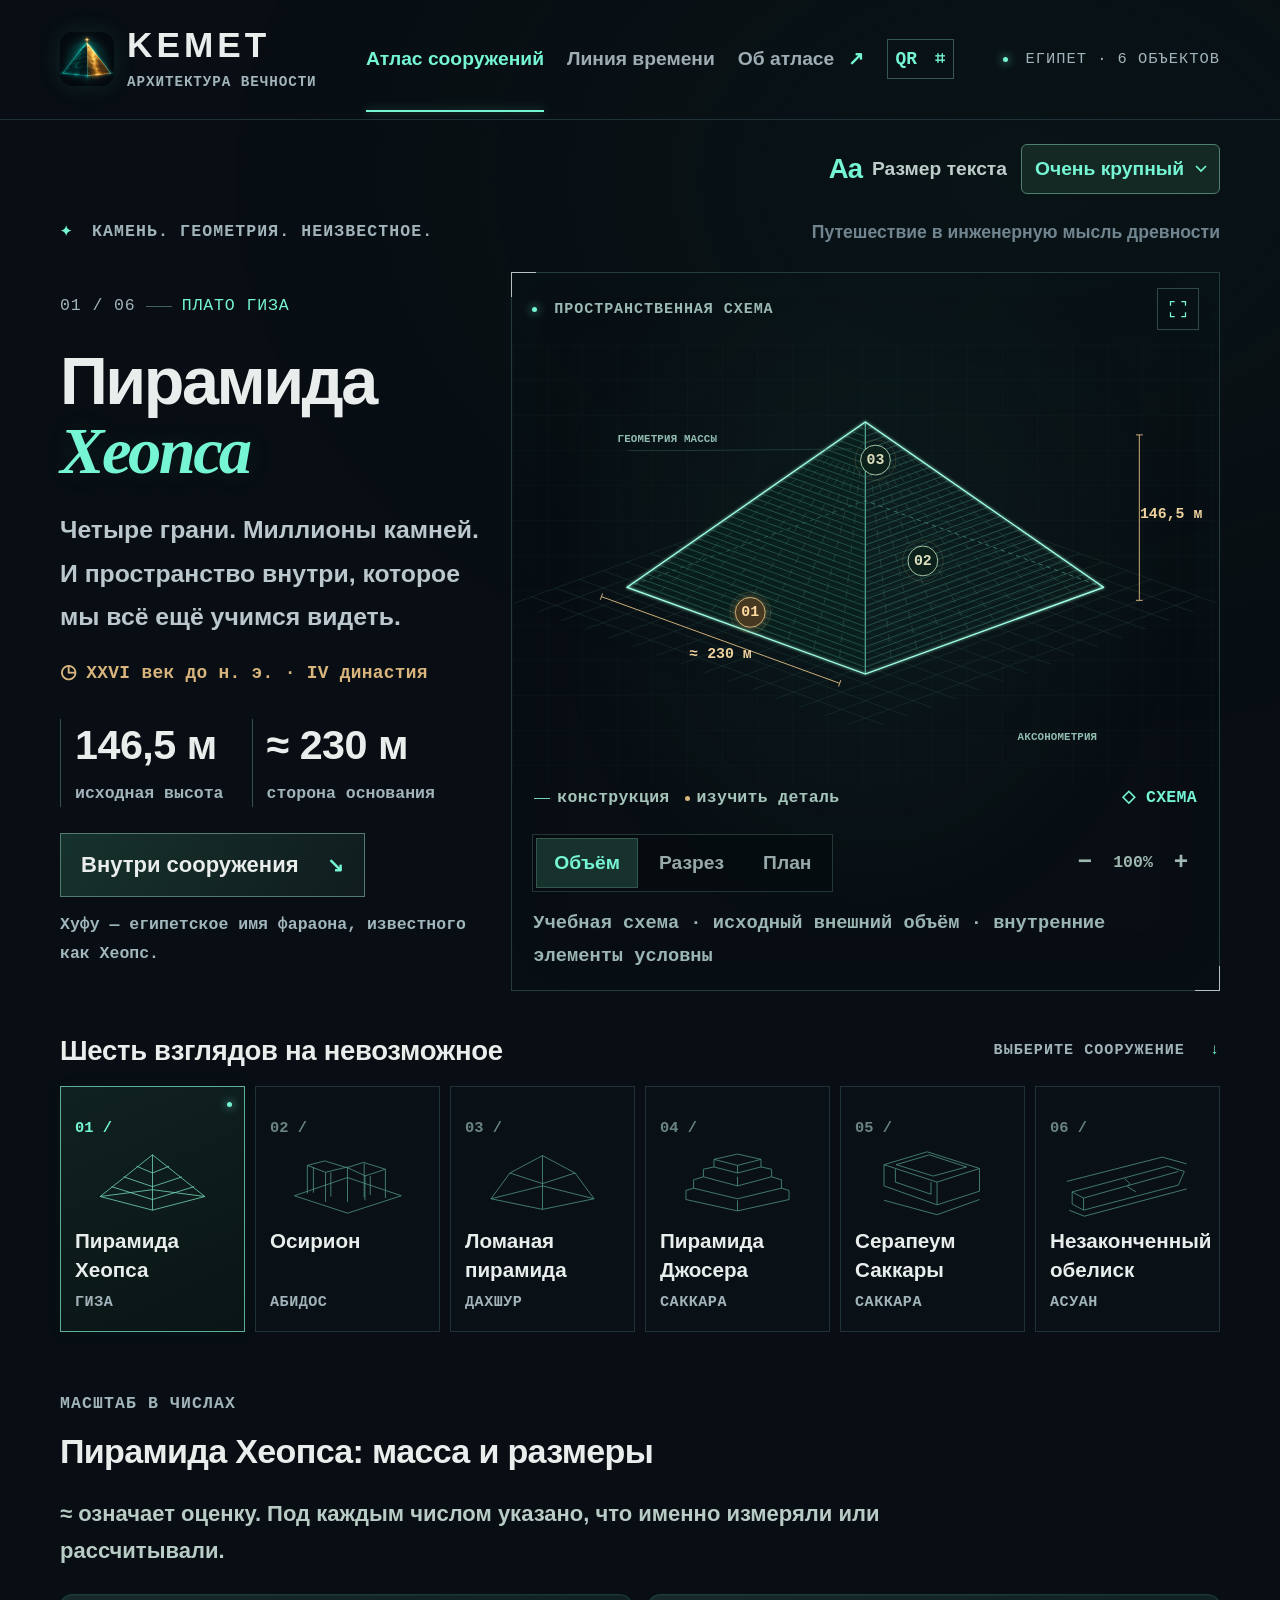
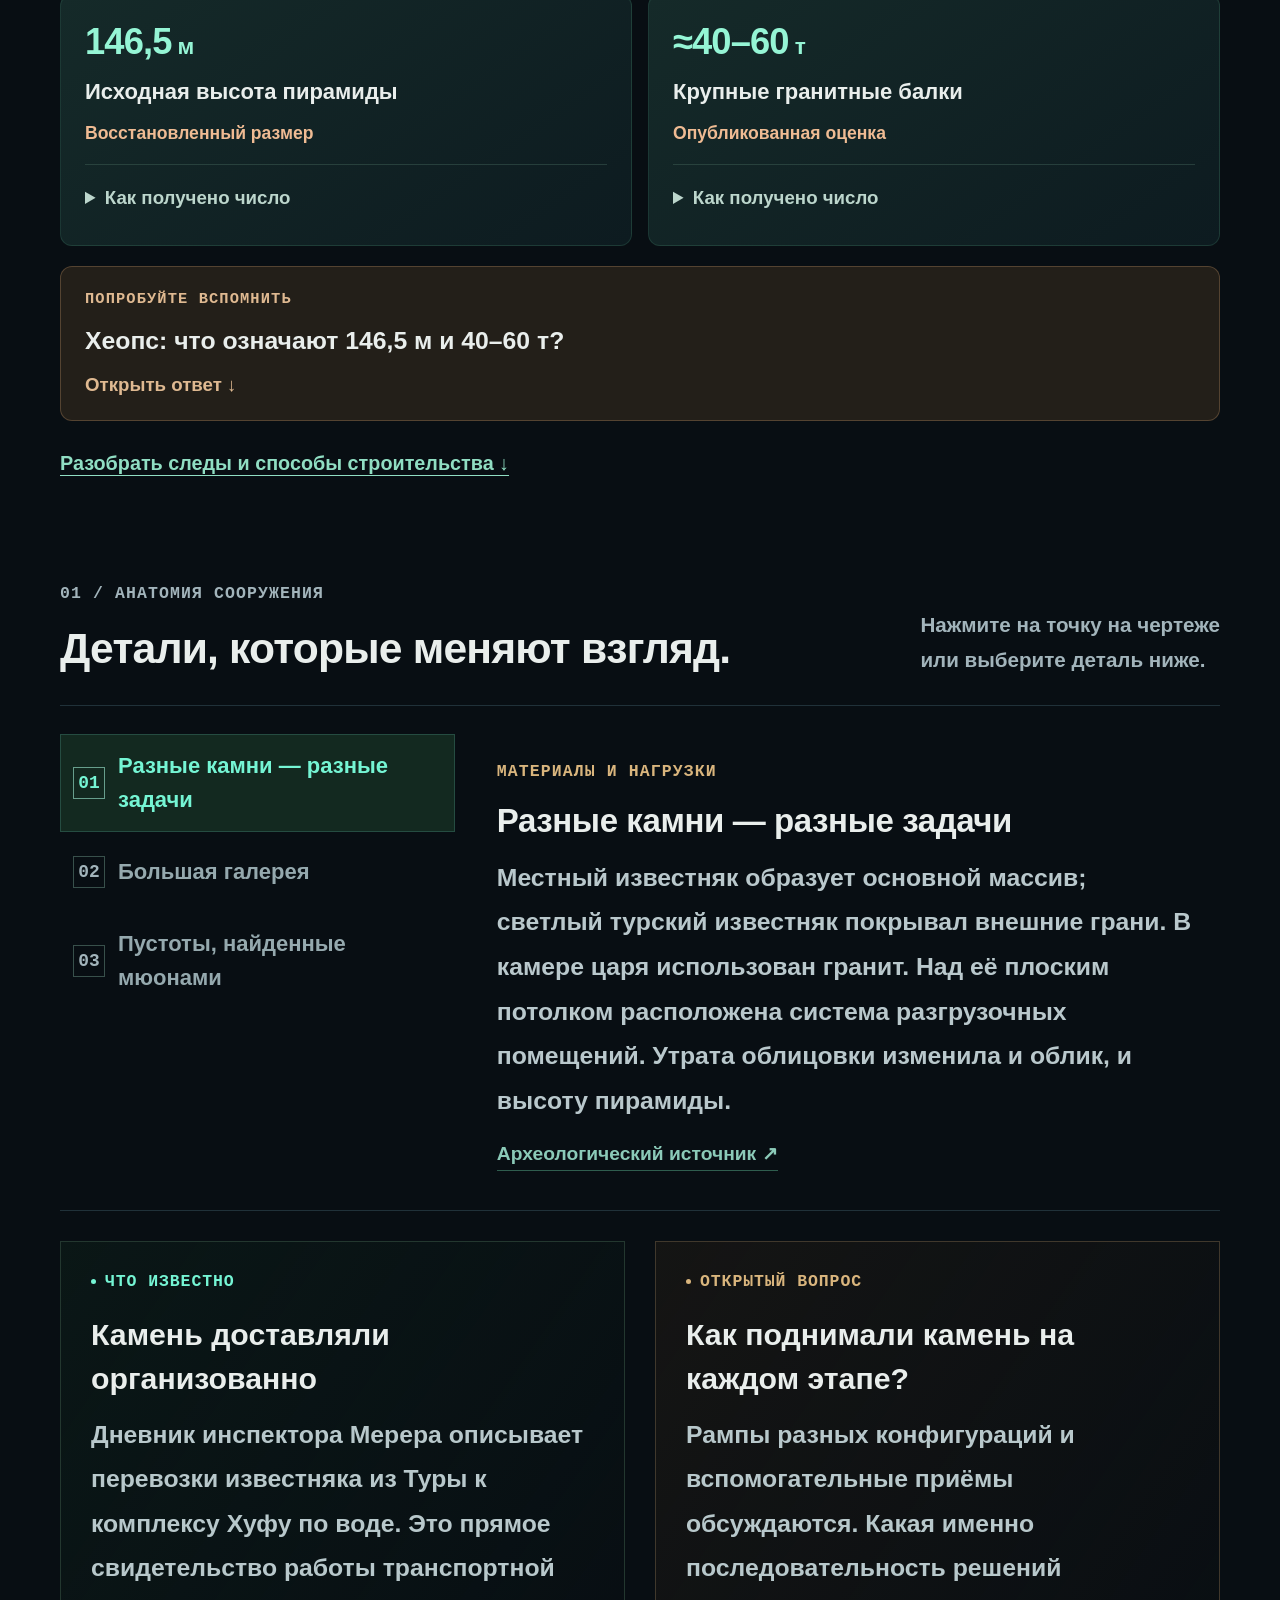
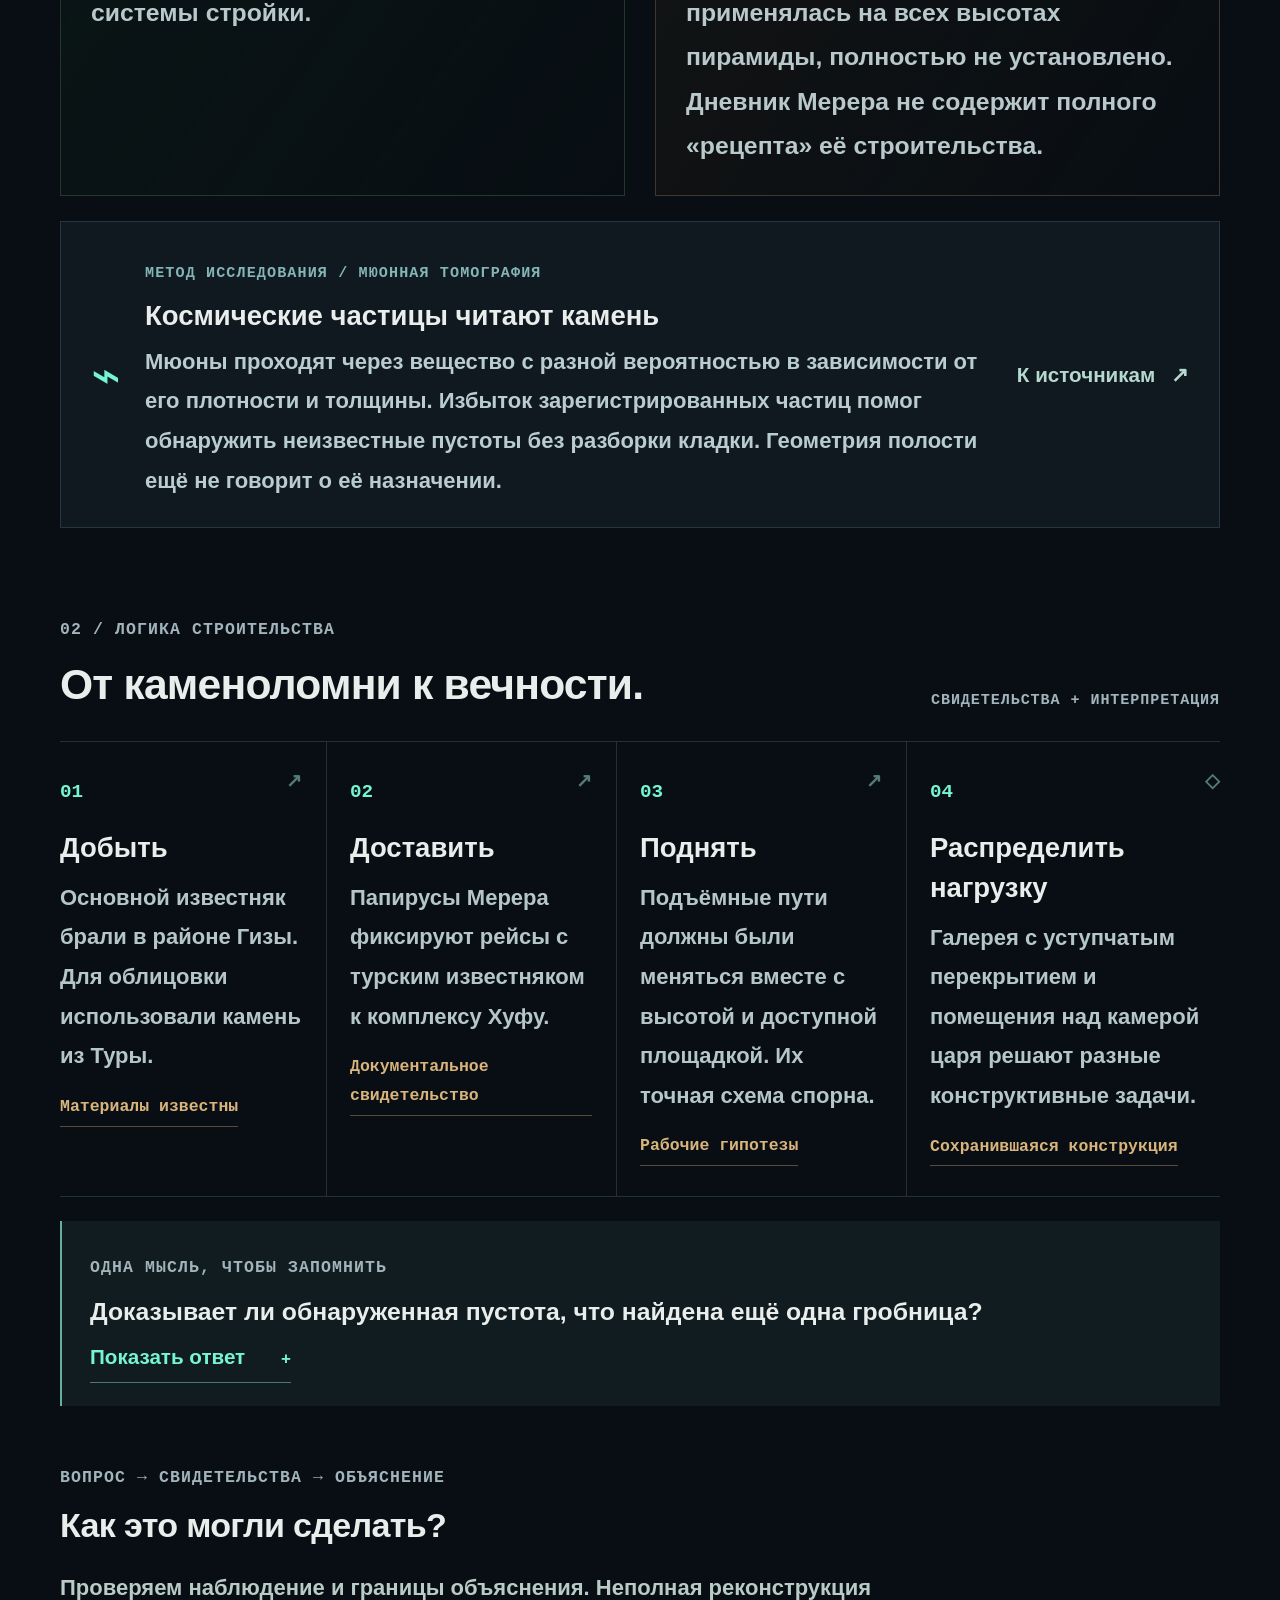
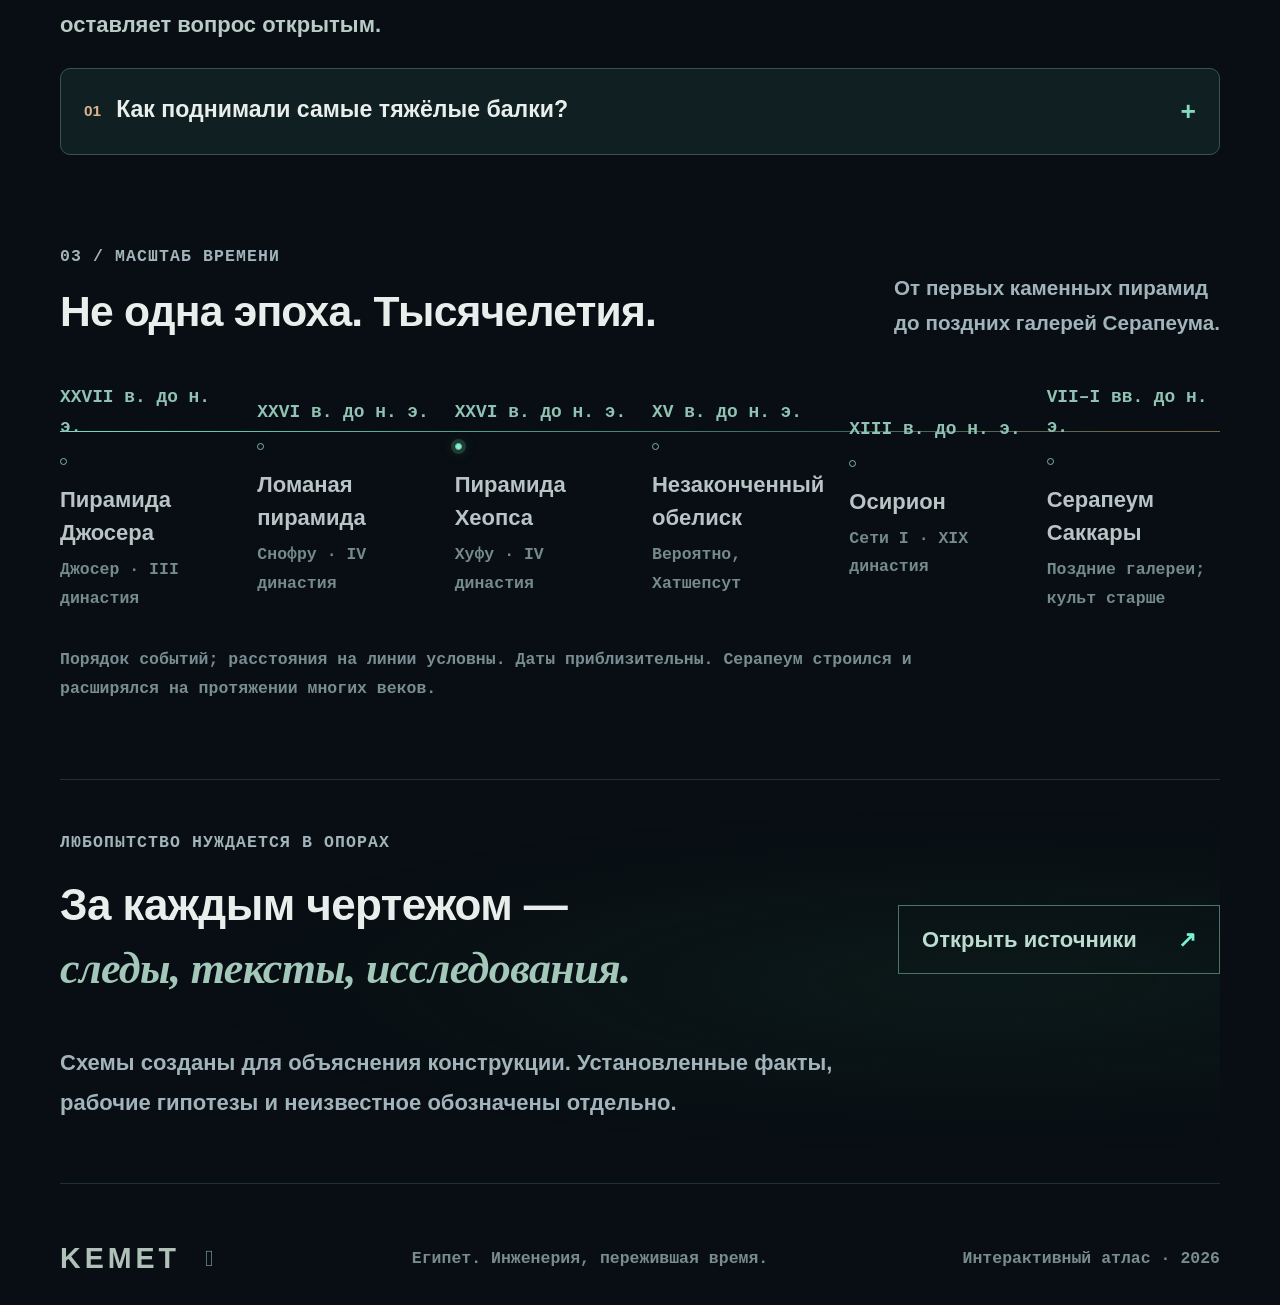
<file: KEMET.html>
<!doctype html>
<html lang="ru">
<head>
  <meta name="atlas-app" content="kemet"><meta name="atlas-version" content="r-a40c7d879bf0993cbebe"><meta name="atlas-built" content="2026-10-10T08:27:54+00:00">
  <meta charset="utf-8">
  <meta name="viewport" content="width=device-width, initial-scale=1">
  <meta name="theme-color" content="#080e13">
  <meta name="application-name" content="KEMET">
  <meta name="apple-mobile-web-app-title" content="KEMET">
  <meta name="apple-mobile-web-app-capable" content="yes">
  <meta name="mobile-web-app-capable" content="yes">
  <link rel="icon" type="image/png" sizes="32x32" href="[data-uri]">
  <link rel="icon" type="image/png" sizes="192x192" href="[data-uri]">
  <link rel="apple-touch-icon" sizes="180x180" href="[data-uri]">
  
  <meta name="description" content="Интерактивный архитектурный атлас Древнего Египта. Шесть сооружений, авторские чертежи и археологические свидетельства.">
  <title>KEMET — Архитектура вечности</title>
  <script>document.documentElement.dataset.textSize='large';try{const s=localStorage.getItem('kemet-text-size');if(['normal','large','xlarge'].includes(s))document.documentElement.dataset.textSize=s;}catch{}</script>
  <style>@charset "UTF-8";
:root{color-scheme:dark;--bg:#080e13;--panel:#0d171d;--line:#203139;--muted:#8b9da5;--text:#e9eeec;--cyan:#75f5d4;--amber:#d9b57d;--mono:Menlo,Consolas,"Liberation Mono",monospace;--sans:-apple-system,BlinkMacSystemFont,"Segoe UI",Arial,sans-serif;--serif:Georgia,"Times New Roman",serif}
*{box-sizing:border-box}html{scroll-behavior:smooth;scroll-padding-top:100px}body{margin:0;background:var(--bg);color:var(--text);font-family:var(--sans);-webkit-font-smoothing:antialiased;font-size:16px;line-height:1.6}body::before{content:"";position:fixed;inset:0;pointer-events:none;z-index:-1;background:radial-gradient(ellipse at 80% 20%,#0e292637,transparent 55%)}button,a,input{-webkit-tap-highlight-color:transparent}button{font:inherit;color:inherit;cursor:pointer}a{color:inherit;text-decoration:none}button{border:0;background:none}button:focus-visible,a:focus-visible,[tabindex]:focus-visible{outline:2px solid var(--cyan);outline-offset:5px}button:disabled{opacity:.3;cursor:default}svg{display:block}::selection{background:#3e967b;color:#fff}[hidden]{display:none!important}.skip-link{position:fixed;top:-80px;left:20px;padding:12px;background:var(--cyan);color:#071612;z-index:60}.skip-link:focus{top:12px}.site-header{max-width:1560px;padding:27px 60px;margin:auto;display:flex;align-items:center;justify-content:space-between;gap:35px;border-bottom:1px solid var(--line)}.brand{display:flex;gap:12px;align-items:center}.brand svg{width:39px;height:39px;stroke:var(--cyan);stroke-width:1.3;fill:none;filter:drop-shadow(0 0 6px #6affbc40)}.brand>span{font-size:26px;font-weight:600;letter-spacing:5px;line-height:1.05}.brand small{display:block;font-family:var(--mono);font-size:8px;letter-spacing:1.6px;color:var(--muted);margin-top:8px;white-space:nowrap}.top-nav{display:flex;align-items:center;gap:31px;font-size:13px}.top-nav a,.top-nav button{white-space:nowrap;position:relative;padding:10px 0;color:#9eadb3}.top-nav .active{color:var(--cyan)}.top-nav .active:after{content:"";height:2px;background:var(--cyan);box-shadow:0 0 10px #7cf6d45c;position:absolute;bottom:-28px;left:0;right:0}.top-nav button span{margin-left:8px;color:var(--cyan)}.header-mark{font:9px var(--mono);letter-spacing:1.6px;color:var(--muted);white-space:nowrap}.header-mark i,.drawing-top i{display:inline-block;height:5px;width:5px;background:var(--cyan);border-radius:50%;box-shadow:0 0 10px #6dffd6;margin-right:7px;vertical-align:middle}main{max-width:1440px;margin:0 auto;padding:0 60px}.atlas-intro{display:flex;align-items:center;justify-content:space-between;padding-top:36px;margin-bottom:26px}.eyebrow{font:10px/1.6 var(--mono);letter-spacing:1.8px;color:var(--muted)}.tiny-star{color:var(--cyan);font-size:14px;margin-right:8px}.intro-note{font-size:11px;color:#70858f}.hero-grid{display:grid;grid-template-columns:minmax(330px,.84fr) minmax(0,1.38fr);gap:20px;align-items:center;min-height:540px}.hero-copy{padding:14px 0 16px}.location-line{display:flex;align-items:center;gap:13px;color:var(--cyan);font:10px var(--mono);letter-spacing:1.5px;text-transform:uppercase}.location-line>span:first-child{color:var(--muted)}.dash{width:26px;height:1px;background:#41605f}h1{font-size:clamp(48px,5.2vw,76px);font-weight:450;line-height:1.03;letter-spacing:-3px;margin:27px 0 22px}h1 em{display:block;font-family:var(--serif);font-weight:500;color:var(--cyan);line-height:1.07;text-shadow:0 0 30px #52ffbe17}h1 .long-title{font-size:.8em;letter-spacing:-2px}.hero-tagline{font-size:15px;color:#a2b0b6;max-width:350px;line-height:1.8;margin:0 0 19px}.era{display:flex;gap:9px;align-items:center;color:var(--amber);font:10px/1.7 var(--mono);letter-spacing:.3px}.era-icon{font-size:19px}.hero-facts{display:flex;gap:30px;margin:29px 0 26px}.hero-fact{border-left:1px solid #36524d;padding-left:14px;max-width:47%}.hero-fact strong{font-size:25px;line-height:1.25;font-weight:450;letter-spacing:-.5px;display:block}.hero-fact span{font:9px/1.7 var(--mono);color:var(--muted);display:block;margin-top:6px}.explore-button{display:inline-flex;align-items:center;gap:28px;border:1px solid #527a70;padding:12px 19px;font-size:12px;background:linear-gradient(120deg,#16322c,#101c1e);transition:.2s}.explore-button span{font-size:20px;color:var(--cyan)}.explore-button:hover{border-color:var(--cyan);box-shadow:0 0 25px #7bffd21b}.hero-footnote{font:9px/1.7 var(--mono);color:#748890;max-width:350px;margin:14px 0 0}.drawing-card{position:relative;min-width:0;background:radial-gradient(ellipse at 50% 42%,#17413b38,transparent 63%);border:1px solid #243c3e;box-shadow:inset 0 0 70px #0e393714;isolation:isolate}.drawing-card:before,.drawing-card:after{content:"";position:absolute;width:24px;height:24px;border-color:var(--cyan);opacity:.75;pointer-events:none}.drawing-card:before{top:-1px;left:-1px;border-top:1px solid;border-left:1px solid}.drawing-card:after{bottom:-1px;right:-1px;border-bottom:1px solid;border-right:1px solid}.drawing-top{display:flex;justify-content:space-between;align-items:center;padding:15px 20px;font:9px var(--mono);letter-spacing:1.2px;color:#99b9b2}.icon-button{display:grid;place-items:center;width:32px;height:32px;border:1px solid #304942;color:var(--cyan);line-height:1}.icon-button svg{width:15px;fill:none;stroke:currentColor;stroke-width:1.5}.icon-button:hover{background:#16342c}.drawing-stage{height:380px;position:relative;overflow:hidden;background-image:linear-gradient(#58b5ac06 1px,transparent 1px),linear-gradient(90deg,#58b5ac06 1px,transparent 1px);background-size:35px 35px}.drawing-stage svg{width:100%;height:100%;overflow:visible}.drawing-legend{display:flex;padding:0 22px;gap:22px;font:8px var(--mono);letter-spacing:.3px;color:#7e9a97;align-items:center}.drawing-legend>span{display:flex;gap:7px;align-items:center}.legend-line{width:16px;height:1px;background:#76d1bc}.legend-dot{width:5px;height:5px;background:var(--amber);border-radius:50%}.compass{margin-left:auto;color:var(--cyan)}.drawing-bottom{display:flex;justify-content:space-between;align-items:center;gap:15px;padding:20px 20px 10px}.view-switch{display:flex;gap:3px;padding:3px;background:#050b0ebf;border:1px solid #243734}.view-switch button{font-size:10px;padding:7px 17px;color:#97a9a9;white-space:nowrap;border:1px solid transparent}.view-switch .active{color:var(--cyan);background:#17322d;border-color:#33574c}.zoom-control{display:flex;align-items:center;gap:1px}.zoom-control button{font:12px var(--mono);color:#9fb8b1;min-width:29px;height:30px}.zoom-control #zoom-reset{font-size:9px;min-width:46px}.zoom-control button:hover{color:var(--cyan);background:#17312c}.drawing-disclaimer{font:8px/1.7 var(--mono);color:#6f8788;margin:0;padding:0 21px 13px}.drawing-card.is-expanded{position:fixed;inset:20px;z-index:40;background:var(--bg);display:flex;flex-direction:column;box-shadow:0 0 0 30px #020708ed}.is-expanded .drawing-stage{flex:1;height:auto;min-height:0}.is-expanded .drawing-bottom{max-width:750px;width:100%;align-self:center}.is-expanded .drawing-legend{max-width:750px;width:100%;align-self:center}.is-expanded .drawing-disclaimer{text-align:center;margin:8px}.is-expanded .drawing-stage svg{max-height:100%}.collection-heading{display:flex;align-items:center;justify-content:space-between;margin:40px 0 15px;gap:20px}.collection-heading h2{font-size:17px;letter-spacing:-.3px;font-weight:450;margin:0}.collection-heading>span{font:8px var(--mono);color:var(--muted);letter-spacing:1px;white-space:nowrap}.collection-heading>span span{color:var(--cyan);margin-left:15px}.monument-rail{display:grid;grid-template-columns:repeat(6,1fr);gap:10px}.monument-card{position:relative;text-align:left;border:1px solid var(--line);padding:15px 14px 13px;background:#0d161b8a;min-width:0;transition:border-color .25s,background .25s}.monument-card:hover{border-color:#558479;background:#122620}.monument-card.selected{border-color:#5caf98;background:linear-gradient(155deg,#17352e80,#0c1b1880);box-shadow:0 0 20px #47e4ad08}.monument-card.selected:after{content:"";position:absolute;right:12px;top:15px;width:5px;height:5px;border-radius:50%;background:var(--cyan);box-shadow:0 0 10px #7cffe5}.card-index{font:8px var(--mono);color:#6a8583}.monument-card.selected .card-index{color:var(--cyan)}.mini-diagram{width:100%;height:65px;margin:5px auto 7px;opacity:.66}.selected .mini-diagram{opacity:1}.card-name{font-size:12px;font-weight:600;display:block;white-space:normal;line-height:1.4;min-height:34px}.card-place{font:8px var(--mono);color:var(--muted);margin-top:5px;display:block;letter-spacing:.5px}.details-section,.construction-section,.timeline-section{padding-top:78px}.section-heading{display:flex;justify-content:space-between;align-items:flex-end;gap:30px;margin-bottom:28px}.section-heading h2{font-weight:450;font-size:31px;letter-spacing:-.8px;line-height:1.3;margin:10px 0 0}.section-heading>p{font-size:12px;color:var(--muted);line-height:1.7;margin:0}.anatomy-grid{display:grid;grid-template-columns:.7fr 1.3fr;gap:32px;border-top:1px solid var(--line);border-bottom:1px solid var(--line);padding:28px 0}.point-list{display:flex;flex-direction:column;gap:8px}.point-button{display:flex;align-items:center;gap:13px;text-align:left;border:1px solid transparent;padding:12px 15px;font-size:13px;color:#95a9ae;line-height:1.5}.point-button>span{font:10px var(--mono);color:var(--muted);border:1px solid #38504b;width:25px;height:25px;display:grid;place-items:center;flex-shrink:0}.point-button.active{color:var(--cyan);border-color:#254c41;background:#132920}.point-button.active>span{color:var(--cyan);border-color:#679e8c}.point-detail{padding:14px 25px 10px 10px;align-self:center}.point-detail .eyebrow{color:var(--amber);font-size:9px}.point-detail h3{font-size:22px;font-weight:450;margin:10px 0 12px;letter-spacing:-.4px}.point-detail p{font-size:14px;line-height:1.85;color:#a7b7bb;margin:0;max-width:660px}.point-detail .detail-source{display:inline-block;margin-top:15px;color:#8bcab8;font-size:11px;border-bottom:1px solid #2f5d4e}.evidence-grid{display:grid;grid-template-columns:1fr 1fr;gap:30px;padding-top:30px}.evidence{padding:26px 30px;border:1px solid #23372f;background:linear-gradient(125deg,#0d201a80,transparent)}.evidence.unresolved{border-color:#40382c;background:linear-gradient(125deg,#29201666,transparent)}.evidence-label{font:9px var(--mono);color:var(--cyan);letter-spacing:1.4px;display:flex;align-items:center;gap:9px}.evidence-label i{width:5px;height:5px;border-radius:50%;background:var(--cyan)}.unresolved .evidence-label{color:var(--amber)}.unresolved .evidence-label i{background:var(--amber)}.evidence h3{font-size:19px;font-weight:450;line-height:1.45;margin:17px 0 12px}.evidence p{font-size:13px;color:#9cacaf;line-height:1.85;margin:0}.research-strip{display:flex;align-items:center;gap:24px;background:#10191f;padding:27px 30px;margin-top:25px;border:1px solid #243640}.research-icon{color:var(--cyan);font:50px var(--serif);line-height:1}.research-strip>div{flex:1}.research-strip .eyebrow{font-size:8px;color:#83b5b8}.research-strip h3{font-size:17px;font-weight:450;line-height:1.5;margin:6px 0}.research-strip p{font-size:12px;color:#99abb1;line-height:1.8;margin:0}.text-button{font-size:11px;white-space:nowrap;color:#b7d8ce;padding:8px 0}.text-button span{margin-left:10px}.subtle-label{font:8px var(--mono);letter-spacing:.9px;color:var(--muted)}.process-grid{display:grid;grid-template-columns:repeat(4,1fr);border-top:1px solid var(--line);border-bottom:1px solid var(--line)}.process-step{padding:27px 24px 30px 0;margin-right:23px;border-right:1px solid var(--line);position:relative}.process-step:last-child{border:0;margin-right:0;padding-right:0}.process-num{font:10px var(--mono);color:var(--cyan)}.process-num:after{content:"↗";color:#547e73;float:right}.process-step:last-child .process-num:after{content:"◇"}.process-step h3{font-weight:450;font-size:17px;line-height:1.45;margin:19px 0 10px}.process-step p{font-size:12px;color:#97aaae;line-height:1.85;margin:0}.process-step small{display:inline-block;font:8px var(--mono);color:var(--amber);margin-top:17px;border-bottom:1px solid #594b38;padding-bottom:4px}.recall{display:flex;flex-wrap:wrap;align-items:center;justify-content:space-between;column-gap:30px;background:#101c1f;padding:23px 28px;margin-top:24px;border-left:2px solid #68af9b}.recall .eyebrow{font-size:8px}.recall p{font-size:14px;margin:7px 0 0}.recall button{font-size:11px;border-bottom:1px solid #4c7a6b;padding:9px 0;color:var(--cyan);white-space:nowrap}.recall button span{padding-left:30px;font-size:17px}.recall #recall-answer{width:100%;border-top:1px solid #284139;margin:20px 0 0;padding:20px 0 0;color:#abc8be;font-size:13px;line-height:1.8}.timeline-scroll{overflow-x:auto;padding:14px 0 5px;scrollbar-color:#316052 transparent;scrollbar-width:thin}.timeline{display:grid;grid-template-columns:repeat(6,1fr);min-width:880px;position:relative;gap:20px}.timeline:before{content:"";position:absolute;left:0;right:0;top:39px;height:1px;background:linear-gradient(90deg,#70e0c3,#35695a 65%,#796444)}.timeline-item{text-align:left;padding:0 0 15px;position:relative;min-width:0}.timeline-date{font:10px var(--mono);color:#90c3b4;display:block;line-height:20px}.timeline-node{position:relative;display:block;width:7px;height:7px;margin:16px 0 18px;border:1px solid #80b6a6;border-radius:50%;background:var(--bg);box-shadow:0 0 0 5px var(--bg)}.timeline-item.active .timeline-node{background:var(--cyan);box-shadow:0 0 0 4px #1f3c31,0 0 16px #80ffd660}.timeline-name{display:block;font-size:12px;line-height:1.4;color:#b9c4c4}.timeline-era{display:block;font:8px/1.7 var(--mono);color:#748a8b;margin-top:7px}.timeline-note{font:9px/1.9 var(--mono);color:#788d92;margin-top:12px;max-width:860px}.sources-section{margin:75px 0 58px;border-top:1px solid var(--line);border-bottom:1px solid var(--line);padding:39px 0;background:radial-gradient(ellipse at 80% 50%,#16362944,transparent 60%)}.sources-section>div{display:flex;align-items:center;justify-content:space-between;gap:30px}.sources-section h2{font-size:33px;line-height:1.4;letter-spacing:-.6px;font-weight:500;margin:14px 0 20px}.sources-section em{font-family:var(--serif);font-weight:500;color:#a3c7b9}.sources-section>p{font-size:12px;color:var(--muted);max-width:650px}.source-button{border:1px solid #497566;padding:16px 23px;font-size:12px;white-space:nowrap;color:#bbdccf}.source-button span{margin-left:35px;color:var(--cyan)}.source-button:hover{background:#1a3027}footer{max-width:1440px;padding:0 60px 30px;margin:auto;display:flex;justify-content:space-between;align-items:center;gap:25px;color:#788b91;font:9px var(--mono)}.footer-brand{font:20px var(--sans);color:#b1c1ba;letter-spacing:4px;display:flex;align-items:center;gap:25px}.footer-brand span{color:#69947f;font-size:23px}dialog{background:#101a20;color:var(--text);border:1px solid #3a5b50;padding:32px 35px;max-width:740px;width:calc(100% - 32px);max-height:85dvh;box-shadow:0 0 100px #050a0d80}dialog::backdrop{background:#03070be8;backdrop-filter:blur(8px)}.dialog-top{display:flex;justify-content:space-between;align-items:center;gap:20px}dialog h2{font-size:29px;font-weight:450;line-height:1.3;letter-spacing:-.5px;margin:21px 0}dialog>p{color:#a4b8bd;font-size:14px;line-height:1.85}.dialog-intro{font-size:13px}.source-group{border-top:1px solid #2d3f41;margin-top:25px;padding-top:18px}.source-group h3{font-size:18px;font-weight:450;margin:5px 0 14px}.source-link{display:block;border-left:1px solid #386354;padding:2px 0 2px 14px;margin:15px 0}.source-link strong{font-size:12px;line-height:1.7;color:var(--cyan);font-weight:450;display:block}.source-link span{font-size:11px;color:#90a5aa;display:block;margin-top:5px}.source-link:hover strong{text-decoration:underline}.dialog-footnote{font:10px/1.8 var(--mono);color:#7f999b;border-top:1px solid #293f3b;padding-top:20px;margin-top:28px}.toast{position:fixed;bottom:24px;left:50%;transform:translate(-50%,20px);opacity:0;background:#19382e;border:1px solid #629b83;padding:10px 22px;font-size:12px;pointer-events:none;transition:.2s;z-index:100}.toast.show{opacity:1;transform:translate(-50%,0)}
/* Drafting language */
.wire{fill:none;stroke:#6cd5bc;stroke-width:1.35;stroke-linejoin:round;stroke-linecap:round}.wire.soft{stroke:#387769;stroke-width:.8}.wire.dim{stroke:#30594e;stroke-width:.8}.wire.bright{stroke:#a1ffe1;stroke-width:1.8;filter:url(#glow)}.stone-fill{fill:#153a302b;stroke:#65c9ae;stroke-width:1.2}.stone-side{fill:#09271f85;stroke:#469580;stroke-width:1.1}.stone-top{fill:#265b4138;stroke:#7cdbb7;stroke-width:1.2}.amber-line{fill:none;stroke:#d7b67e;stroke-width:1.4}.amber-fill{fill:#c19b5230;stroke:#d5b57c;stroke-width:1.2}.hidden-line{stroke-dasharray:5 7;opacity:.6}.svg-label{fill:#8cbbab;font:13px var(--mono);letter-spacing:1.5px}.svg-small{fill:#669785;font:10px var(--mono);letter-spacing:1px}.svg-dim{fill:#d3b781;font:14px var(--mono);letter-spacing:.6px}.hotspot{cursor:pointer;outline:none}.hotspot .hotspot-hit{fill:transparent;stroke:none}.hotspot .hotspot-ring{fill:#0c201c;stroke:#b7d9b5;stroke-width:1.3}.hotspot text{fill:#dcdfbe;font:12px var(--mono);text-anchor:middle;dominant-baseline:central;pointer-events:none}.hotspot.active .hotspot-ring{stroke:#dbbb80;fill:#473923;filter:url(#gold-glow)}.hotspot.active text{fill:#ffdaa1}.hotspot:hover .hotspot-ring,.hotspot:focus-visible .hotspot-ring{stroke:#fff;stroke-width:2.3}.hotspot-halo{stroke:#c6b17540;fill:none;stroke-width:1;pointer-events:none}.diagram-content{transform-origin:500px 335px;transition:transform .25s ease}.drawing-enter{animation:drawing-in .45s ease}@keyframes drawing-in{from{opacity:.2}to{opacity:1}}
@media(min-width:1500px){.hero-grid{min-height:610px}.drawing-stage{height:425px}.hero-tagline{font-size:16px;max-width:375px}}
@media(max-width:1100px){.site-header{padding:25px 35px}.header-mark{display:none}main{padding:0 35px}.hero-grid{grid-template-columns:.82fr 1.1fr;gap:12px}h1{font-size:56px}.drawing-stage{height:360px}.hero-facts{gap:20px}.hero-fact strong{font-size:22px}.drawing-bottom{padding:18px 13px 9px;gap:7px}.view-switch button{padding:7px 12px}.monument-rail{gap:7px}.monument-card{padding:12px 10px}.card-name{font-size:11px}.mini-diagram{height:60px}.section-heading h2{font-size:27px}.process-step{margin-right:18px;padding-right:18px}footer{padding:0 35px 30px}.intro-note{font-size:10px}}
@media(max-width:820px){html{scroll-padding-top:35px}.site-header{padding:22px 25px;gap:20px}.brand>span{font-size:21px}.brand small{font-size:6px}.brand svg{width:32px}.top-nav{gap:20px;font-size:11px}.top-nav .active:after{bottom:-23px}main{padding:0 25px}.intro-note{display:none}.atlas-intro{padding-top:25px;margin-bottom:15px}.hero-grid{grid-template-columns:1fr 1.15fr;gap:18px}h1{font-size:44px;letter-spacing:-2px}.hero-tagline{font-size:13px;line-height:1.75}.location-line{font-size:8px;gap:9px;letter-spacing:1px}.hero-facts{gap:15px}.hero-fact{padding-left:10px}.hero-fact strong{font-size:20px}.hero-fact span{font-size:8px}.era{font-size:9px}.drawing-stage{height:330px}.drawing-top{padding:10px 13px;font-size:7px}.drawing-legend{padding:0 13px;font-size:7px;gap:10px}.drawing-bottom{flex-wrap:wrap;justify-content:center;padding-top:12px}.drawing-disclaimer{font-size:7px;padding:0 10px 11px;text-align:center}.hero-footnote{font-size:8px}.explore-button{padding:10px 13px;font-size:10px;gap:17px}.monument-rail{grid-template-columns:repeat(3,1fr);gap:10px}.monument-card{display:grid;grid-template-columns:57px 1fr;column-gap:10px;padding:13px}.card-index{grid-column:1/-1}.mini-diagram{grid-row:2/4;width:57px;height:52px;margin:3px 0}.card-name{font-size:12px;align-self:end;min-height:0;grid-column:2;grid-row:2}.card-place{grid-column:2;font-size:7px}.details-section,.construction-section,.timeline-section{padding-top:57px}.section-heading h2{font-size:25px}.section-heading>p{font-size:10px}.anatomy-grid{gap:15px;grid-template-columns:.9fr 1.2fr}.point-button{font-size:11px;padding:10px 8px}.point-detail{padding-right:0}.point-detail h3{font-size:19px}.point-detail p{font-size:12px}.evidence-grid{gap:15px}.evidence{padding:22px}.evidence h3{font-size:17px}.evidence p{font-size:12px}.research-strip{padding:22px;gap:17px;flex-wrap:wrap}.research-strip .text-button{margin-left:42px}.process-grid{grid-template-columns:1fr 1fr}.process-step:nth-child(2){border-right:0;margin-right:0}.process-step:nth-child(-n+2){border-bottom:1px solid var(--line)}.process-step{padding:22px 22px 22px 0;margin-right:22px}.recall{padding:23px}.recall p{font-size:13px;max-width:430px}.recall button{margin-top:8px}.sources-section h2{font-size:27px}.source-button{font-size:11px;padding:14px 17px}.source-button span{margin-left:15px}footer{padding:0 25px 25px;font-size:8px}.footer-brand{font-size:17px;gap:15px}}
@media(max-width:600px){body{font-size:15px}.site-header{padding:18px 20px;align-items:center}.brand{gap:8px}.brand svg{width:28px;height:34px}.brand>span{font-size:20px;letter-spacing:4px}.brand small{font-size:5.5px;letter-spacing:1px}.top-nav{gap:0}.top-nav>a{display:none}.top-nav button{font-size:11px}.top-nav button span{margin-left:4px}main{padding:0 20px}.atlas-intro{margin-bottom:11px;padding-top:23px}.eyebrow{font-size:8px;letter-spacing:1.3px}.hero-grid{display:flex;flex-direction:column;align-items:stretch;gap:23px;min-height:0}.hero-copy{padding:9px 0 0}.location-line{font-size:9px}.hero-copy h1{font-size:57px;line-height:1;letter-spacing:-2px;margin:20px 0 18px}.hero-copy h1 em{display:inline}.hero-copy h1 em:before{content:" ";white-space:pre}h1 .long-title{font-size:.85em}.hero-tagline{font-size:14px;max-width:440px;line-height:1.8;margin:0 0 14px}.era{font-size:10px}.hero-facts{margin:22px 0;gap:33px}.hero-fact strong{font-size:26px}.hero-fact span{font-size:9px}.explore-button{font-size:12px;padding:10px 15px;gap:40px}.hero-footnote{font-size:8px;max-width:none}.drawing-stage{height:310px}.drawing-top{font-size:8px;padding:12px 15px}.drawing-bottom{justify-content:space-between;padding:14px 12px 10px;gap:7px}.view-switch button{font-size:10px;padding:7px 15px}.zoom-control button{min-width:24px}.zoom-control #zoom-reset{min-width:39px}.drawing-legend{font-size:7px;padding:0 15px}.drawing-disclaimer{text-align:left;padding:0 15px 11px}.collection-heading{margin-top:31px;gap:10px}.collection-heading h2{font-size:16px;max-width:210px}.collection-heading>span{font-size:7px;letter-spacing:.4px;white-space:normal;max-width:110px;text-align:right;line-height:1.7}.collection-heading>span span{margin-left:5px}.monument-rail{grid-template-columns:repeat(2,1fr);gap:9px}.monument-card{grid-template-columns:48px 1fr;column-gap:9px;padding:11px}.mini-diagram{width:48px;height:47px}.card-name{font-size:11px}.card-place{font-size:7px}.section-heading{align-items:flex-start;margin-bottom:22px;gap:15px;flex-direction:column}.section-heading h2{font-size:27px;line-height:1.35;margin-top:8px}.section-heading>p{font-size:11px;max-width:330px}.section-heading>p br{display:none}.anatomy-grid{display:flex;flex-direction:column;padding:21px 0;gap:15px}.point-list{flex-direction:row;flex-wrap:wrap;gap:7px}.point-button{flex:1 1 100%;gap:10px;padding:10px;font-size:12px}.point-button>span{width:23px;height:23px}.point-detail{padding:8px 5px 5px}.point-detail h3{font-size:21px}.point-detail p{font-size:13px}.evidence-grid{grid-template-columns:1fr;padding-top:23px;gap:13px}.evidence{padding:24px}.evidence h3{font-size:20px}.evidence p{font-size:13px}.research-strip{padding:22px 20px;gap:15px;margin-top:20px}.research-icon{font-size:33px;align-self:flex-start}.research-strip h3{font-size:17px}.research-strip p{font-size:12px}.research-strip .text-button{margin-left:0;width:100%;text-align:left;padding-top:13px;border-top:1px solid var(--line)}.research-strip>div{min-width:calc(100% - 50px)}.process-step{margin-right:15px;padding-right:15px}.process-step h3{font-size:17px}.process-step p{font-size:12px}.process-step small{font-size:7px;line-height:1.8}.recall{padding:20px}.recall button{margin-top:14px}.recall p{font-size:14px}.timeline-note{font-size:8px}.timeline{min-width:830px}.sources-section{margin:55px 0 34px;padding:29px 0}.sources-section>div{align-items:flex-start;flex-direction:column;gap:0}.sources-section h2{font-size:27px;line-height:1.45;margin:17px 0 22px}.source-button{margin-bottom:13px}.sources-section>p{font-size:11px}footer{padding:0 20px 25px;flex-wrap:wrap;row-gap:16px}footer>span:nth-child(2){width:calc(100% - 145px);text-align:right;font-size:8px}footer>span:last-child{width:100%;text-align:left;font-size:8px}.drawing-card.is-expanded{inset:10px}.is-expanded .drawing-bottom{justify-content:center}.is-expanded .drawing-top{font-size:7px}dialog{padding:24px 22px}dialog h2{font-size:25px}dialog>p{font-size:13px}.dialog-footnote{font-size:9px}}
@media(max-width:350px){main{padding:0 15px}.site-header{padding:17px 15px}.hero-copy h1{font-size:49px}.hero-facts{gap:23px}.hero-fact strong{font-size:23px}.drawing-bottom{justify-content:center}.drawing-stage{height:270px}.card-name{font-size:10px}.monument-card{grid-template-columns:37px 1fr;column-gap:7px;padding:10px}.mini-diagram{width:37px}.collection-heading h2{font-size:15px}.point-button{font-size:11px}.process-step h3{font-size:15px}.sources-section h2{font-size:25px}}
#qr-dialog{max-width:440px;text-align:center}#qr-dialog .dialog-top{text-align:left}#qr-dialog h2{font-size:30px;line-height:1.4;margin:22px 0}.qr-art{background:#fff;padding:0;width:min(260px,100%);margin:0 auto 24px;box-shadow:0 0 40px #73f5b816}.qr-art svg{width:100%;height:auto}#qr-dialog>p{font-size:13px;max-width:300px;margin:0 auto 15px}.qr-url{display:block;color:var(--cyan);font:12px/1.6 var(--mono);overflow-wrap:anywhere;margin:18px 0 23px}#qr-button{border:1px solid #35594f;padding:4px 8px;color:var(--cyan);font-family:var(--mono);font-size:11px}#qr-button span{font-size:17px;margin-left:7px}#copy-link{font-size:11px;padding:12px 17px}#copy-link span{margin-left:15px}@media(max-width:600px){.top-nav{gap:14px}.top-nav #about-button{font-size:10px}.top-nav #qr-button{font-size:9px}.top-nav #qr-button span{font-size:14px;margin-left:3px}}@media(max-width:350px){.top-nav{gap:7px}.top-nav #about-button{font-size:9px}.brand>span{font-size:18px;letter-spacing:3px}.brand small{font-size:5px}}
@media(prefers-reduced-motion:reduce){html{scroll-behavior:auto}*,*:before,*:after{animation:none!important;transition:none!important}}
@media print{body{background:#fff;color:#111}.site-header,.top-nav,.drawing-bottom,.monument-rail,.source-button,.recall button,.sources-trigger,footer{display:none}main{padding:20px}.hero-grid{display:block}.drawing-card{break-inside:avoid}.hero-copy h1{color:#111}.hero-copy h1 em{color:#1d6b55}.details-section,.construction-section,.timeline-section{padding-top:30px}.point-detail p,.evidence p,.process-step p{color:#222}dialog{display:none}}

/* Comfortable reading on phones and tablets. rem sizes follow the reader's choice. */
html{font-size:16px;-webkit-text-size-adjust:100%;text-size-adjust:100%}
html[data-text-size="large"]{font-size:18px}
html[data-text-size="xlarge"]{font-size:20px}
body{font-size:1.125rem;font-weight:600}
:root{--muted:#a2b4bb}
.reading-controls{display:flex;align-items:center;justify-content:flex-end;gap:14px;padding-top:24px}
.reading-controls label{font-size:.875rem;font-weight:750;display:flex;align-items:center;gap:10px;color:#bdcec9}
.reading-controls label b{font-size:1.25rem;color:var(--cyan);letter-spacing:-1px}
.reading-controls select{font:700 .875rem/1.4 var(--sans);color:var(--cyan);background:#142923;border:1px solid #50806d;border-radius:6px;padding:10px 34px 10px 13px;min-height:46px;max-width:100%;cursor:pointer;appearance:none;-webkit-appearance:none;background-image:url("data:image/svg+xml,%3Csvg xmlns='http://www.w3.org/2000/svg' width='12' height='8' viewBox='0 0 12 8'%3E%3Cpath d='m1 1 5 5 5-5' fill='none' stroke='%2375f5d4' stroke-width='1.7'/%3E%3C/svg%3E");background-repeat:no-repeat;background-position:right 12px center;background-size:12px 8px}
.reading-controls select:focus-visible{outline:2px solid var(--cyan);outline-offset:4px}
.atlas-intro{padding-top:24px}
.brand{gap:13px}.brand .app-icon{width:54px;height:54px;border-radius:13px;flex-shrink:0;box-shadow:0 0 24px #56e3bf1c}
.brand>span{font-size:1.6rem;font-weight:750;letter-spacing:4px}
.brand small{font-size:.65rem;font-weight:700;letter-spacing:.9px;line-height:1.4}
.top-nav{font-size:.875rem;gap:23px;font-weight:700}
.top-nav button{font-weight:700}.header-mark{font-size:.7rem;letter-spacing:1px}
.top-nav .active:after{bottom:-27px}
.eyebrow{font-size:.75rem;line-height:1.65;letter-spacing:1.1px;font-weight:750}
.intro-note{font-size:.8rem;font-weight:650}.location-line{font-size:.75rem;letter-spacing:.9px;line-height:1.65;flex-wrap:wrap;gap:10px}
h1{font-weight:750;font-size:clamp(3rem,5.2vw,4.8rem);letter-spacing:-2.5px}h1 em{font-weight:700}
.hero-tagline{font-size:1.125rem;font-weight:600;line-height:1.75;color:#bac7cc;max-width:450px}
.era{font-size:.8125rem;font-weight:700;line-height:1.7}
.hero-facts{gap:28px;flex-wrap:wrap}.hero-fact strong{font-size:1.875rem;font-weight:750;line-height:1.3;white-space:nowrap}
.hero-fact span{font-size:.75rem;line-height:1.65;font-weight:650;margin-top:8px}
.explore-button{font-size:1rem;font-weight:750;padding:13px 20px;min-height:50px}
.hero-footnote{font-size:.75rem;line-height:1.75;font-weight:600;color:#a1b6bd;max-width:440px}
.drawing-top{font-size:.6875rem;letter-spacing:.9px;gap:12px;line-height:1.6;font-weight:750}.drawing-top>span{flex:1}
.icon-button{width:42px;height:42px;flex-shrink:0}.icon-button svg{width:20px}
.drawing-stage{height:440px}.drawing-legend{font-size:.75rem;line-height:1.6;gap:15px;flex-wrap:wrap;font-weight:650;color:#a6c5ba}
.drawing-bottom{flex-wrap:wrap;gap:12px;padding-top:22px}
.view-switch button{font-size:.875rem;padding:9px 17px;font-weight:750;min-height:44px}
.zoom-control button{font-size:1.1rem;min-width:36px;height:44px;font-weight:750}
.zoom-control #zoom-reset{font-size:.75rem;min-width:58px}
.drawing-disclaimer{font-size:.6875rem;line-height:1.75;font-weight:650;color:#9bb6b2;padding-top:5px;padding-bottom:17px}
.drawing-notes{display:none}
.is-expanded .drawing-top{font-size:.75rem;line-height:1.65}
.collection-heading h2{font-size:1.25rem;font-weight:750;line-height:1.45}
.collection-heading>span{font-size:.6875rem;line-height:1.65;font-weight:700;white-space:normal;text-align:right;max-width:250px}
.monument-card{padding:17px 14px}.card-index{font-size:.7rem;font-weight:750}
.mini-diagram{height:72px}.card-name{font-size:.9375rem;font-weight:750;line-height:1.4;min-height:2.8em}
.card-place{font-size:.6875rem;font-weight:700;line-height:1.6;letter-spacing:.5px}
.section-heading h2{font-size:1.9375rem;font-weight:750;line-height:1.35}
.section-heading>p{font-size:.9375rem;font-weight:600;line-height:1.7}
.point-button{font-size:1rem;line-height:1.55;font-weight:700;padding:14px 12px}
.point-button>span{font-size:.8125rem;width:32px;height:32px;font-weight:750}
.point-detail .eyebrow{font-size:.75rem;line-height:1.65}
.point-detail h3{font-size:1.5rem;line-height:1.4;font-weight:750}
.point-detail p{font-size:1.125rem;line-height:1.8;font-weight:600;color:#b9c8cc;max-width:740px}
.point-detail .detail-source{font-size:.875rem;font-weight:700;line-height:1.65}
.evidence-label{font-size:.75rem;line-height:1.7;font-weight:750;letter-spacing:.9px}
.evidence h3{font-size:1.375rem;line-height:1.45;font-weight:750}
.evidence p{font-size:1.125rem;font-weight:600;line-height:1.8;color:#b8c8cb}
.research-strip .eyebrow{font-size:.6875rem;line-height:1.7}
.research-strip h3{font-size:1.25rem;line-height:1.5;font-weight:750}
.research-strip p{font-size:1rem;line-height:1.8;color:#b9ccd0;font-weight:600}
.text-button{font-size:.9375rem;font-weight:750;line-height:1.6}
.research-strip{flex-wrap:wrap}.research-strip>div{min-width:220px}
.subtle-label{font-size:.6875rem;font-weight:700;line-height:1.7}
.process-num{font-size:.875rem;font-weight:750}
.process-step h3{font-size:1.25rem;line-height:1.45;font-weight:750}
.process-step p{font-size:1rem;line-height:1.8;font-weight:600;color:#b5c6ca}
.process-step small{font-size:.75rem;line-height:1.75;font-weight:650}
.recall .eyebrow{font-size:.75rem}.recall p{font-size:1.125rem;line-height:1.7;font-weight:700}
.recall button{font-size:.9375rem;font-weight:750;line-height:1.5;min-height:44px}
.recall #recall-answer{font-size:1.125rem;line-height:1.8;font-weight:600}
.timeline{min-width:1100px;gap:24px}.timeline:before{top:49px}
.timeline-date{font-size:.8125rem;font-weight:700;line-height:30px}
.timeline-name{font-size:1rem;font-weight:700;line-height:1.5}
.timeline-era{font-size:.75rem;font-weight:650;line-height:1.7}
.timeline-note{font-size:.75rem;font-weight:600;line-height:1.8}
.sources-section h2{font-size:2rem;font-weight:700;line-height:1.45}.sources-section em{font-weight:600}
.sources-section>p{font-size:1rem;font-weight:600;line-height:1.8;max-width:800px}
.source-button{font-size:1rem;font-weight:750;line-height:1.6;white-space:normal}
footer{font-size:.75rem;font-weight:650;line-height:1.7;flex-wrap:wrap}
.footer-brand{font-size:1.3rem;font-weight:750}
dialog{max-width:860px}dialog h2{font-size:1.875rem;font-weight:750;line-height:1.4}
dialog>p{font-size:1.125rem;line-height:1.8;font-weight:600}
.dialog-intro{font-size:1rem}.source-group h3{font-size:1.375rem;font-weight:750}
.source-link strong{font-size:1rem;font-weight:750;line-height:1.7}.source-link span{font-size:.9375rem;font-weight:600;line-height:1.75}
.dialog-footnote{font-size:.75rem;line-height:1.85;font-weight:600}
.toast{font-size:1rem;font-weight:700;max-width:calc(100% - 32px);text-align:center}
#qr-dialog{max-width:480px}#qr-dialog h2{font-size:1.75rem;font-weight:750}
#qr-dialog>p{font-size:1rem;line-height:1.75}.qr-url{font-size:.875rem;font-weight:700}
#qr-button{font-size:.8125rem;font-weight:750;min-height:40px}#copy-link{font-size:1rem;font-weight:750}
.svg-label{font-size:20px;font-weight:750;letter-spacing:.5px;fill:#b6dbcc}
.svg-small{font-size:16px;font-weight:650;letter-spacing:.2px;fill:#91bdb0}
.svg-dim{font-size:22px;font-weight:750;letter-spacing:0;fill:#efd19d}
.hotspot text{font-size:22px;font-weight:750}.hotspot .hotspot-ring{r:22px}.hotspot .hotspot-halo{r:30px}.hotspot .hotspot-hit{r:36px}
@media(min-width:1500px){.drawing-stage{height:480px}}
@media(max-width:1200px){.header-mark{display:none}.top-nav{gap:20px}.site-header{gap:24px}.hero-grid{grid-template-columns:minmax(310px,.85fr) minmax(0,1.15fr)}.drawing-stage{height:400px}.hero-facts{gap:20px}.drawing-bottom{padding:17px 14px 10px}.hero-fact strong{font-size:1.65rem}.monument-rail{grid-template-columns:repeat(3,1fr)}.monument-card{display:grid;grid-template-columns:75px 1fr;column-gap:13px}.mini-diagram{grid-row:2/4;width:75px;height:70px;margin:5px 0}.card-index{grid-column:1/-1}.card-name{grid-column:2;grid-row:2;min-height:0;align-self:end}.card-place{grid-column:2}.collection-heading>span{max-width:220px}.anatomy-grid{grid-template-columns:.85fr 1.15fr;gap:22px}.point-detail{padding-right:0}}
@media(max-width:1000px){.site-header{flex-wrap:wrap;row-gap:18px}.top-nav{flex:1;justify-content:flex-end;gap:19px}.top-nav>a{display:none}.top-nav .active:after{display:none}.hero-grid{grid-template-columns:minmax(280px,.9fr) minmax(0,1.1fr)}.hero-facts{gap:20px}.hero-fact{max-width:100%}.hero-fact strong{font-size:1.55rem}.drawing-stage{height:340px}.drawing-top{font-size:.625rem}.compass{display:none}.drawing-legend{font-size:.6875rem}.drawing-bottom{justify-content:center}.hero-copy h1{font-size:clamp(2.8rem,5.7vw,4rem)}.process-grid{grid-template-columns:repeat(2,1fr)}.process-step:nth-child(2){border-right:0;margin-right:0}.process-step:nth-child(-n+2){border-bottom:1px solid var(--line)}.section-heading{flex-wrap:wrap}.section-heading>p{max-width:430px}.sources-section>div{flex-wrap:wrap}.source-button{flex-shrink:0}.drawing-notes{display:flex;flex-wrap:wrap;gap:8px 12px;padding:18px 16px 5px}.drawing-notes span{display:block;font-size:.75rem;font-weight:700;line-height:1.6;color:#b3ccc3}.drawing-notes span:not(:last-child):after{content:' ·';color:#5d9682;margin-left:10px}.drawing-stage .svg-small,.drawing-stage .svg-label,.drawing-stage .svg-dim{display:none}.hotspot text{font-size:32px}.hotspot .hotspot-ring{r:29px}.hotspot .hotspot-halo{r:37px}.hotspot .hotspot-hit{r:45px}}
@media(max-width:820px){.hero-grid{grid-template-columns:1fr;gap:26px}.hero-copy{max-width:100%}.hero-copy h1{font-size:clamp(3rem,8vw,4.1rem);max-width:100%;overflow-wrap:normal}.hero-copy h1 em{display:inline}.hero-copy h1 em:before{content:' '}.hero-tagline{max-width:650px}.hero-facts{gap:40px}.hero-fact strong{font-size:1.875rem}.hero-fact{max-width:46%}.hero-footnote{max-width:650px}.drawing-stage{height:420px}.drawing-bottom{justify-content:space-between}.drawing-legend{font-size:.75rem}.drawing-top{font-size:.75rem}.anatomy-grid{grid-template-columns:1fr}.point-list{flex-direction:row;flex-wrap:wrap;gap:8px}.point-button{flex:1 1 100%;min-width:0}.point-detail{padding:8px 8px 12px}.evidence-grid{gap:20px}.evidence{padding:24px}.research-strip{padding:24px}.research-strip .text-button{margin-left:0}.recall p{max-width:100%}.recall button{margin-top:14px}.sources-section h2{font-size:1.875rem}.timeline{min-width:1200px}}
@media(max-width:600px){.site-header{padding:18px 20px;gap:12px}.brand{gap:10px}.brand .app-icon{width:44px;height:44px;border-radius:11px}.brand>span{font-size:24px;letter-spacing:3px}.brand small{display:none}.top-nav{gap:12px;font-size:.8125rem;min-width:0}.top-nav #about-button{font-size:.8125rem}.top-nav #qr-button{font-size:.8125rem}.top-nav #qr-button span{font-size:1.0625rem}.reading-controls{justify-content:space-between;gap:10px;flex-wrap:wrap;padding-top:20px}.reading-controls label{font-size:.875rem}.reading-controls select{font-size:.8755rem;max-width:100%}.atlas-intro{padding-top:22px}.atlas-intro .eyebrow{font-size:.6875rem;letter-spacing:.6px}.location-line{font-size:.75rem;gap:8px}.location-line .dash{width:18px}.hero-copy h1{font-size:clamp(2.625rem,12.3vw,3.55rem);letter-spacing:-1.5px;line-height:1.1;max-width:100%}.hero-copy h1 .long-title{font-size:.8em;letter-spacing:-1.2px}.hero-tagline{font-size:1.125rem}.era{font-size:.75rem}.hero-facts{gap:25px;margin:24px 0}.hero-fact{padding-left:12px;max-width:calc(50% - 13px)}.hero-fact strong{font-size:1.625rem}.hero-fact span{font-size:.75rem}.hero-footnote{font-size:.75rem;line-height:1.8}.explore-button{font-size:1rem;padding:12px 16px;gap:24px}.drawing-stage{height:300px}.drawing-top{font-size:.625rem;letter-spacing:.5px;padding:13px}.drawing-legend{font-size:.75rem;padding:0 14px;gap:12px}.drawing-bottom{padding:15px 12px 10px;justify-content:center;gap:10px}.view-switch{flex:1;justify-content:center}.view-switch button{font-size:.875rem;padding:8px 13px;flex:1}.zoom-control button{height:40px}.drawing-disclaimer{font-size:.6875rem;padding:5px 15px 17px;line-height:1.8}.drawing-notes{padding:14px 15px 2px;gap:7px 9px}.drawing-notes span{font-size:.75rem}.hotspot text{font-size:39px}.hotspot .hotspot-ring{r:34px}.hotspot .hotspot-halo{r:43px}.hotspot .hotspot-hit{r:52px}.collection-heading{align-items:flex-start;flex-direction:column;gap:9px}.collection-heading h2{font-size:1.25rem;max-width:100%}.collection-heading>span{font-size:.6875rem;text-align:left;max-width:100%}.monument-rail{grid-template-columns:repeat(2,minmax(0,1fr));gap:12px}.monument-card{display:block;padding:14px 11px}.card-index{font-size:.7rem}.mini-diagram{width:90px;max-width:100%;height:63px;margin:7px auto 12px}.card-name{font-size:.875rem;line-height:1.45;min-height:2.9em;font-weight:750}.card-place{font-size:.6875rem;line-height:1.7;margin-top:8px}.section-heading h2{font-size:1.65rem;letter-spacing:-.7px}.section-heading>p{font-size:.9375rem}.section-heading .eyebrow{font-size:.75rem}.point-button{font-size:1rem;padding:13px 10px;gap:11px}.point-detail h3{font-size:1.45rem}.point-detail p{font-size:1.125rem}.point-detail .eyebrow{font-size:.6875rem}.point-detail .detail-source{font-size:.875rem}.evidence-grid{grid-template-columns:1fr}.evidence-label{font-size:.75rem}.evidence h3{font-size:1.375rem}.evidence p{font-size:1.125rem}.research-strip{gap:14px;padding:22px 19px}.research-strip>div{min-width:0;flex-basis:100%}.research-icon{display:none}.research-strip .eyebrow{font-size:.6875rem}.research-strip h3{font-size:1.25rem}.research-strip p{font-size:1rem}.research-strip .text-button{font-size:.9375rem}.process-grid{grid-template-columns:1fr}.process-step,.process-step:nth-child(2){border-right:0;border-bottom:1px solid var(--line);margin:0;padding:26px 0}.process-step:last-child{border-bottom:0}.process-step h3{font-size:1.3rem}.process-step p{font-size:1.125rem}.process-step small{font-size:.75rem}.recall{padding:24px 20px}.recall .eyebrow{font-size:.6875rem}.recall p{font-size:1.125rem}.recall button{font-size:.9375rem;white-space:normal}.recall #recall-answer{font-size:1.125rem}.timeline-note{font-size:.75rem;line-height:1.8}.sources-section h2{font-size:1.65rem;line-height:1.5}.sources-section>p{font-size:1rem}.source-button{font-size:1rem}.source-button span{margin-left:12px}footer{font-size:.75rem;gap:15px}footer>span:nth-child(2),footer>span:last-child{font-size:.75rem;width:100%;text-align:left}.footer-brand{font-size:1.2rem}dialog{padding:24px 21px}dialog h2{font-size:1.625rem}dialog>p{font-size:1.125rem}.dialog-footnote{font-size:.75rem}#qr-dialog h2{font-size:1.5rem}#qr-dialog>p{font-size:1rem}.qr-url{font-size:.75rem}#copy-link{font-size:.9375rem}.is-expanded{overflow:auto}.is-expanded .drawing-stage{min-height:240px;flex:1 0 240px}.is-expanded .drawing-notes{flex-shrink:0}.is-expanded .drawing-disclaimer{flex-shrink:0}}
@media(max-width:370px){.site-header{padding:17px 15px}.brand .app-icon{width:40px;height:40px}.brand{gap:8px}.brand>span{font-size:22px;letter-spacing:2px}.top-nav{gap:9px}.top-nav #about-button{font-size:.75rem}.top-nav #qr-button{font-size:.75rem}.top-nav #about-button span{display:none}.hero-facts{gap:16px}.hero-fact{max-width:calc(50% - 8px);padding-left:9px}.hero-fact strong{font-size:1.4rem}.drawing-stage{height:270px}.card-name{font-size:.875rem}.monument-rail{gap:10px}.monument-card{padding:12px 10px}.drawing-legend{font-size:.6875rem}}
@media(min-width:601px){html[data-text-size="xlarge"] .monument-rail{grid-template-columns:repeat(3,minmax(0,1fr))}html[data-text-size="xlarge"] .process-grid{grid-template-columns:repeat(2,1fr)}html[data-text-size="xlarge"] .process-step:nth-child(2){border-right:0;margin-right:0}html[data-text-size="xlarge"] .process-step:nth-child(-n+2){border-bottom:1px solid var(--line)}}
@media(min-width:821px) and (max-width:1100px){html[data-text-size="xlarge"] .hero-grid{grid-template-columns:1fr}html[data-text-size="xlarge"] .hero-tagline{max-width:700px}html[data-text-size="xlarge"] .drawing-stage{height:480px}html[data-text-size="xlarge"] .anatomy-grid{grid-template-columns:1fr}html[data-text-size="xlarge"] .point-list{flex-direction:row;flex-wrap:wrap}}
@media(max-width:370px){.monument-rail{grid-template-columns:1fr}.monument-card{display:grid;grid-template-columns:75px minmax(0,1fr);column-gap:14px;padding:14px}.monument-card .mini-diagram{grid-row:2/4;width:75px;height:62px;margin:5px 0}.card-index{grid-column:1/-1}.card-name{grid-column:2;grid-row:2;align-self:end;min-height:0}.card-place{grid-column:2;grid-row:3}.hero-fact{max-width:100%}.hero-copy h1{font-size:clamp(2.2rem,12.3vw,3rem)}}
@media print{.reading-controls{display:none}}

/* Larger reading choices; keep the saved keys and user's selected level. */
@media(min-width:601px) and (max-width:1000px){.monument-rail,html[data-text-size="xlarge"] .monument-rail{grid-template-columns:repeat(2,minmax(0,1fr))}}
#object-title{hyphens:auto}
@media(max-width:370px){.hero-copy #object-title{font-size:2rem}.hero-copy #object-title .long-title{font-size:.76em}}
html,html[data-text-size="normal"]{font-size:20px}
html[data-text-size="large"]{font-size:22px}
html[data-text-size="xlarge"]{font-size:24px}
/* Explicit body sizes avoid a stale rem base during first paint in mobile WebKit. */
body{font-size:22.5px;font-weight:600}
html[data-text-size="large"] body{font-size:24.75px}
html[data-text-size="xlarge"] body{font-size:27px}
button,select,input{font-weight:700}
h1,h2,h3,strong{font-weight:750}
.reading-controls select{min-height:50px}.reading-controls{flex-wrap:wrap}
.range-filters{flex-wrap:wrap}.range-filters button,.view-tabs button{min-height:46px}
.hero,.hero-grid,.hero-copy,.flashcard,.review-setup,.source-group,.source-link,.section-heading>div{min-width:0}
body p{hyphens:auto}
.flashcard #card-answer.long-answer{font-size:1.125rem;line-height:1.7}
.viewer-note,.drawing-disclaimer,.collection-note{font-size:.85rem;line-height:1.75}
.diagram-key,.drawing-notes span{font-size:.875rem;line-height:1.6;font-weight:650}
.wonder-card-name,.peak-card-name,.card-name{font-weight:750}
.hero-stats>div{max-width:100%}.hero-stats strong{white-space:normal}
@media(max-width:1100px){.collection-toolbar,.site-header{flex-wrap:wrap}.hero,.hero-grid{grid-template-columns:1fr}.hero-summary,.hero-tagline{max-width:850px}.evidence-grid{grid-template-columns:1fr}.hero-stats strong{font-size:1.5rem}}
@media(max-width:760px){.rating-buttons{grid-template-columns:1fr}.rating-buttons button{display:flex;justify-content:space-between;align-items:center;gap:15px;text-align:left;padding:15px 18px}.rating-buttons strong{font-size:1rem}.rating-buttons span{font-size:.8rem;margin:0}.site-header .main-nav{flex-basis:100%}.hero h1.long-title{font-size:clamp(1.7rem,8.4vw,2.7rem)}.section-heading h2{font-size:1.6rem}.flashcard{padding:27px 20px}.flashcard h2{font-size:1.25rem}.flashcard #card-answer{font-size:1.45rem}.flashcard #card-answer.long-answer{font-size:1.125rem}.review-setup{padding:24px 20px}.pair-panel{padding:24px 20px}}
@media(max-width:500px){.reading-controls select{max-width:100%}.range-filters{gap:9px}.range-filters button{font-size:.8rem}.view-tabs button{font-size:.95rem}.hero h1:not(.long-title){font-size:clamp(1.85rem,10vw,2.6rem)}.hero-stats{gap:22px}.hero-stats strong{font-size:1.3rem}.hero .wonder-english,.hero .peak-alt{font-size:.75rem}.diagram-key{padding:0 12px}.diagram-key li{padding:6px 8px}.learn-heading h1{font-size:2rem}.main-nav button{padding:12px 0}.flashcard #card-question{hyphens:auto}.flashcard #card-answer{hyphens:auto}}
@media(max-width:370px){.wonder-grid,.peak-grid{grid-template-columns:1fr!important}.hero h1.long-title{font-size:1.55rem}.main-nav{gap:8px}.main-nav button{font-size:.8rem}.nav-count{margin-left:4px;min-width:20px}.reading-controls{gap:12px}.hero .hero-stats{gap:18px}.hero-stats strong{font-size:1.2rem}.viewer-top{padding:12px 10px}.flashcard,.memory-anchor,.historical-context,.evidence-card,.engineering-panel{padding-left:18px;padding-right:18px}}

h1,h2,h3{hyphens:auto}

@media(max-width:370px){.view-tabs button{font-size:.875rem;padding-left:3px;padding-right:3px}}

@media(max-width:370px){.view-switch button{padding-left:10px;padding-right:10px}}

/* Numbers support recall without overpowering the reading hierarchy. */
.engineering-metrics,.engineering-dossier{padding-top:48px;scroll-margin-top:24px;min-width:0}
.engineering-heading{max-width:920px;margin-bottom:24px}
.engineering-heading h2{font-size:1.55rem;line-height:1.3;margin:9px 0 14px;letter-spacing:-.02em}
.engineering-heading>p{color:#b8cbc5;font-size:1rem;line-height:1.7}
.metric-grid{display:grid;grid-template-columns:repeat(auto-fit,minmax(min(100%,250px),1fr));gap:16px}
.metric-card{min-width:0;padding:24px;background:linear-gradient(145deg,#152a29,#0d1b20);border:1px solid #315f5266;border-radius:12px;box-shadow:inset 0 1px #91f7cc0b}
.metric-card .metric-value{margin:0 0 12px;line-height:1.25;color:#95f5d5;font-variant-numeric:tabular-nums;letter-spacing:-.035em}
.metric-number{font-size:1.65rem;font-weight:800;white-space:nowrap}
.metric-unit{font-size:1.03rem;font-weight:750;white-space:nowrap;letter-spacing:0}
.metric-card h3{font-size:1rem;line-height:1.45;margin:0 0 12px;font-weight:750}
.metric-kind{display:block;color:#efbb93;font-size:.8rem;line-height:1.5}
.metric-details{margin-top:18px;border-top:1px solid #45665b70;padding-top:10px}
.metric-details summary{cursor:pointer;font-size:.85rem;line-height:1.6;padding:8px 0;min-height:44px;color:#bcd6cc;font-weight:700}
.metric-details p{font-size:.95rem;line-height:1.7;color:#c6d5d0;margin:10px 0}
.engineering-sources{padding-left:19px;margin:18px 0 0;display:grid;gap:11px;list-style:disc}
.engineering-sources li{font-size:.8rem;line-height:1.55;color:#abd6c6;min-width:0}
.engineering-sources a{color:inherit;text-decoration:underline;text-decoration-thickness:1px;text-underline-offset:4px;overflow-wrap:anywhere}
.engineering-sources a:hover,.engineering-jump:hover{color:#92ffdb}
.engineering-recall{margin-top:20px;padding:20px 24px;border:1px solid #85694b80;border-radius:12px;background:#231f19}
.engineering-recall summary{list-style:none;cursor:pointer;line-height:1.6;font-weight:750;min-height:44px}
.engineering-recall summary span{display:block}.engineering-recall .eyebrow{color:#dfb991;margin-bottom:8px;font-size:.7rem}
.recall-instruction{margin-top:10px;color:#dfb991;font-size:.85rem}
.engineering-recall[open] .recall-instruction{display:none}
.engineering-recall-answer{border-top:1px solid #80664a70;margin-top:17px;padding-top:17px;font-size:1rem;line-height:1.7}
.engineering-recall-answer strong{font-size:1.1rem;color:#f0d3ae}.engineering-recall-answer p{margin-bottom:0}
.engineering-jump{display:inline-block;margin-top:15px;padding:12px 0;font-size:.9rem;color:#90dec3;text-decoration:underline;text-underline-offset:5px}
.engineering-video{background:#142521;border:1px solid #365b4f;border-left:3px solid #83bbaa;padding:24px;border-radius:8px;margin-bottom:22px}
.engineering-video h3{font-size:1.2rem;line-height:1.45;margin:10px 0}
.engineering-video p{font-size:1rem;line-height:1.7;margin:12px 0}
.engineering-video>a{display:inline-block;padding:9px 0;color:#91e9c8;font-size:.95rem;text-decoration:underline;text-underline-offset:5px}
.engineering-video .engineering-method{font-size:.8rem;color:#b0c4bc;margin-bottom:0}
.engineering-questions{display:grid;gap:14px}
.engineering-question{border:1px solid #37554d;border-radius:10px;background:#101f21;min-width:0}
.engineering-question>summary{list-style:none;display:flex;align-items:flex-start;gap:15px;padding:23px;cursor:pointer;line-height:1.5;font-size:1.05rem;font-weight:750;min-height:52px}
.engineering-question>summary::-webkit-details-marker{display:none}
.engineering-question>summary:after{content:'+';color:#83dabd;margin-left:auto;flex:0 0 auto;font-size:1.2rem}
.engineering-question[open]>summary:after{content:'−'}
.question-index{font-size:.7rem;color:#dcb38f;padding-top:.45em;flex:0 0 auto}
.question-body{padding:0 24px 24px}.question-part{border-top:1px solid #37554d77;padding-top:18px;margin-top:4px}
.question-part h3{font-size:.8rem;letter-spacing:.04em;color:#e1b98f;margin:0 0 7px;text-transform:uppercase}
.question-part p{font-size:1rem;line-height:1.8;margin:0 0 20px;color:#ccdad5}
.method-diagram{margin:20px 0 0}.method-diagram svg{width:100%;height:auto;border-radius:8px;background:#0b191c}
.method-diagram figcaption{font-size:.85rem;line-height:1.7;color:#b9cfc5;margin-top:14px}
.engineering-question summary:focus-visible,.metric-details summary:focus-visible,.engineering-recall summary:focus-visible{outline:2px solid #86f5cb;outline-offset:5px}
@media(max-width:600px){.engineering-metrics,.engineering-dossier{padding-top:35px}.metric-card{padding:22px}.metric-number{font-size:1.6rem}.engineering-heading h2{font-size:1.4rem}.engineering-video{padding:20px}.engineering-video>.eyebrow{font-size:.65rem}.engineering-question>summary{padding:19px 17px;gap:10px;font-size:1rem}.question-body{padding:0 18px 20px}.engineering-recall{padding:19px}.engineering-video h3{font-size:1.1rem}}
@media(max-width:370px){.metric-number{font-size:1.5rem}.metric-card{padding:20px}.question-index{display:none}.engineering-heading h2{font-size:1.25rem}}

.engineering-recall summary::-webkit-details-marker{display:none}

/* Timestamp links keep each observation connected to the original film. */
.frame-review{margin:32px 0 40px;min-width:0}
.frame-review-heading{max-width:900px;margin-bottom:22px}
.frame-review-heading h3{font-size:1.35rem;line-height:1.4;margin:8px 0 12px}
.frame-review-heading p{font-size:1rem;line-height:1.7;color:#c2d4cc}
.frame-grid{display:grid;gap:18px;align-items:start}
.frame-card{min-width:0;padding:24px;border:1px solid #386054;border-radius:12px;background:linear-gradient(145deg,#142b2b,#101d24);box-shadow:inset 0 1px #a8ffe10d}
.frame-meta{display:flex;flex-wrap:wrap;align-items:center;gap:10px 20px;margin-bottom:18px}
.frame-time{display:inline-flex;align-items:center;gap:12px;min-height:48px;color:#9af4d9;font-size:1.35rem;font-weight:800;font-variant-numeric:tabular-nums;white-space:nowrap;text-decoration:underline;text-underline-offset:6px;text-decoration-thickness:1px}
.frame-time span{font-size:.8rem;font-weight:700}
.frame-kind{font-size:.8rem;font-weight:700;line-height:1.5;color:#e4bd98}
.frame-card h4{font-size:1.12rem;line-height:1.45;margin:0 0 18px;font-weight:800}
.frame-card p{font-size:1rem;line-height:1.75;color:#d0ded8;margin:0 0 18px}
.frame-label{display:block;margin-bottom:7px;color:#a8d6c5;font-size:.82rem;font-weight:800}
.frame-analysis{border-top:1px solid #386054;margin-top:20px}
.frame-analysis summary{cursor:pointer;min-height:48px;display:flex;align-items:center;gap:14px;padding:14px 0;font-size:.92rem;line-height:1.6;font-weight:750;list-style:none;color:#a3e6cf}
.frame-analysis summary::-webkit-details-marker{display:none}
.frame-analysis summary:after{content:'+';margin-left:auto;flex-shrink:0}
.frame-analysis[open] summary:after{content:'−'}
.frame-analysis>div{padding-top:7px}
.frame-analysis p:last-child{margin-bottom:0}
.frame-related{display:inline-block;color:#a3e6cf;padding:8px 0;margin:0 0 10px;font-size:.9rem;line-height:1.6;text-decoration:underline;text-underline-offset:4px}
.frame-conclusion{border-left:3px solid #d9ad80;margin:24px 0 0;padding:5px 0 5px 20px;color:#e8d4bf;font-size:1rem;font-weight:700;line-height:1.75}
.frame-time:hover,.frame-related:hover{color:#c1ffeb}
.frame-time:focus-visible,.frame-related:focus-visible,.frame-analysis summary:focus-visible{outline:2px solid #86f5cb;outline-offset:5px}
@media(min-width:1100px){.frame-grid{grid-template-columns:repeat(2,minmax(0,1fr))}}
@media(max-width:600px){.frame-card{padding:21px}.frame-review-heading h3{font-size:1.25rem}.frame-card h4{font-size:1.07rem}.frame-time{font-size:1.25rem}}

.app-updates{margin:28px 0 4px;padding:24px 0 0;border-top:1px solid var(--border,var(--line,#385248));min-width:0}.app-updates h3{font-size:1.2rem;font-weight:750;line-height:1.5;margin:0 0 16px}.update-toggle{display:flex;align-items:center;gap:13px;min-height:48px;font-size:1rem;font-weight:700;cursor:pointer}.update-toggle input{width:25px;height:25px;flex:none;accent-color:var(--cyan,#67f2cd);margin:0}.app-updates .update-status{font-size:1rem;line-height:1.7;font-weight:650;margin:16px 0;color:var(--text,#e7eef2)}.app-updates .update-help{font-size:.85rem;line-height:1.7;color:var(--muted,#b0c6bd);margin:0 0 18px}.update-actions{display:flex;gap:12px;flex-wrap:wrap}.update-actions button{font-size:.9rem;min-height:48px;padding:12px 16px;white-space:normal}.update-version{display:block;font-size:.75rem;color:var(--muted,#b0c6bd);margin-top:16px}.update-banner{position:fixed;left:max(15px,env(safe-area-inset-left));right:max(15px,env(safe-area-inset-right));bottom:max(15px,env(safe-area-inset-bottom));margin:0 auto;max-width:860px;padding:20px 23px;z-index:110;background:#102922;border:1px solid #67aa95;box-shadow:0 10px 60px #0009;display:flex;gap:22px;align-items:center;color:#e9fff3}.update-banner p{font-size:.85rem;font-weight:650;line-height:1.6;margin:0;flex:1;min-width:0}.update-banner>div{display:flex;gap:10px;flex-wrap:wrap;flex-shrink:0}.update-banner button{font-size:.85rem;line-height:1.5;font-weight:700;padding:10px 13px;border:1px solid #77bea6;min-height:46px;color:#d2ffeb}.update-banner button:disabled{opacity:.5;cursor:default}.update-banner[hidden]{display:none!important}@media(max-width:700px){.update-banner{flex-direction:column;align-items:stretch;gap:15px;padding:17px 19px}.update-banner>div{justify-content:flex-end}.update-banner p{font-size:.875rem}.update-actions{flex-direction:column}.update-actions button{width:100%;justify-content:center}}
</style>
</head>
<body>
<a class="skip-link" href="#atlas">Перейти к атласу</a>
<header class="site-header">
  <a class="brand" href="#atlas" aria-label="KEMET — главная"><img class="app-icon" src="[data-uri]" width="54" height="54" alt=""><span>KEMET<small>АРХИТЕКТУРА ВЕЧНОСТИ</small></span></a>
  <nav class="top-nav" aria-label="Основная навигация"><a href="#atlas" class="active">Атлас сооружений</a><a href="#timeline">Линия времени</a><button type="button" id="about-button">Об атласе <span>↗</span></button><button type="button" id="qr-button" aria-label="Открыть QR-код приложения">QR <span>⌗</span></button></nav>
  <span class="header-mark"><i></i> ЕГИПЕТ · 6 ОБЪЕКТОВ</span>
</header>
<main>
  <div class="reading-controls"><label for="text-size"><b aria-hidden="true">Aa</b> Размер текста</label><select id="text-size"><option value="normal">Крупный</option><option value="large" selected>Очень крупный</option><option value="xlarge">Максимальный</option></select></div>
  <section id="atlas" class="atlas" aria-label="Атлас сооружений">
    <div class="atlas-intro"><span class="eyebrow"><span class="tiny-star">✦</span> КАМЕНЬ. ГЕОМЕТРИЯ. НЕИЗВЕСТНОЕ.</span><span class="intro-note">Путешествие в инженерную мысль древности</span></div>
    <div class="hero-grid">
      <div class="hero-copy">
        <div class="location-line"><span id="object-number">01 / 06</span><span class="dash"></span><span id="object-location"></span></div>
        <h1 id="object-title"></h1>
        <p id="object-tagline" class="hero-tagline"></p>
        <div class="era"><span class="era-icon">◷</span><span id="object-era"></span></div>
        <div class="hero-facts" id="hero-facts"></div>
        <a href="#details" class="explore-button">Внутри сооружения <span>↘</span></a>
        <p class="hero-footnote" id="hero-footnote"></p>
      </div>
      <div class="drawing-card" id="drawing-card">
        <div class="drawing-top"><span><i></i> <span id="drawing-heading">ПРОСТРАНСТВЕННАЯ СХЕМА</span></span><button class="icon-button" id="expand-drawing" type="button" aria-label="Развернуть чертёж" title="Развернуть чертёж"><svg viewBox="0 0 24 24"><path d="M8 3H3v5m13-5h5v5M3 16v5h5m13-5v5h-5"/></svg></button></div>
        <div class="drawing-stage" id="drawing-stage"><svg id="main-drawing" viewBox="0 0 1000 650" role="group" aria-label="Архитектурная схема"></svg></div>
        <div class="drawing-notes" id="drawing-notes" aria-label="Подписи к чертежу"></div>
        <div class="drawing-legend"><span><i class="legend-line"></i> конструкция</span><span><i class="legend-dot"></i> изучить деталь</span><span class="compass">◇ СХЕМА</span></div>
        <div class="drawing-bottom"><div class="view-switch" role="group" aria-label="Вид чертежа"><button data-view="volume" class="active" aria-pressed="true">Объём</button><button data-view="section" aria-pressed="false">Разрез</button><button data-view="plan" aria-pressed="false">План</button></div><div class="zoom-control"><button id="zoom-out" type="button" aria-label="Уменьшить чертёж">−</button><button id="zoom-reset" type="button" aria-label="Сбросить масштаб">100%</button><button id="zoom-in" type="button" aria-label="Увеличить чертёж">+</button></div></div>
        <p class="drawing-disclaimer" id="drawing-disclaimer">Учебная схема · не обмерный чертёж</p>
      </div>
    </div>
    <div class="collection-heading"><h2>Шесть взглядов на невозможное</h2><span>ВЫБЕРИТЕ СООРУЖЕНИЕ <span>↓</span></span></div>
    <div class="monument-rail" id="monument-rail" role="group" aria-label="Выбор сооружения"></div>
  </section>
  <section class="engineering-metrics" id="engineering-metrics" aria-label="Масса и размеры"></section>
  <section id="details" class="details-section">
    <div class="section-heading"><div><span class="eyebrow">01 / АНАТОМИЯ СООРУЖЕНИЯ</span><h2>Детали, которые меняют взгляд.</h2></div><p>Нажмите на точку на чертеже<br>или выберите деталь ниже.</p></div>
    <div class="anatomy-grid"><div class="point-list" id="point-list" role="group" aria-label="Детали сооружения"></div><article class="point-detail" id="point-detail" aria-live="polite"></article></div>
    <div class="evidence-grid"><article class="evidence established"><span class="evidence-label"><i></i> ЧТО ИЗВЕСТНО</span><h3 id="known-title"></h3><p id="known-text"></p></article><article class="evidence unresolved"><span class="evidence-label"><i></i> ОТКРЫТЫЙ ВОПРОС</span><h3 id="unknown-title"></h3><p id="unknown-text"></p></article></div>
    <div class="research-strip"><span class="research-icon">⌁</span><div><span class="eyebrow" id="research-label"></span><h3 id="research-title"></h3><p id="research-text"></p></div><button class="text-button sources-trigger" type="button">К источникам <span>↗</span></button></div>
  </section>
  <section class="construction-section" id="construction"><div class="section-heading"><div><span class="eyebrow">02 / ЛОГИКА СТРОИТЕЛЬСТВА</span><h2 id="process-heading">От каменоломни к вечности.</h2></div><span class="subtle-label">СВИДЕТЕЛЬСТВА + ИНТЕРПРЕТАЦИЯ</span></div><div class="process-grid" id="process-grid"></div><div class="recall"><div><span class="eyebrow">ОДНА МЫСЛЬ, ЧТОБЫ ЗАПОМНИТЬ</span><p id="recall-question"></p></div><button id="recall-button" type="button" aria-expanded="false" aria-controls="recall-answer">Показать ответ <span>+</span></button><p id="recall-answer" hidden></p></div></section>
  <section class="engineering-dossier" id="engineering-dossier" aria-label="Разбор строительных вопросов"></section>
  <section class="timeline-section" id="timeline"><div class="section-heading"><div><span class="eyebrow">03 / МАСШТАБ ВРЕМЕНИ</span><h2>Не одна эпоха. Тысячелетия.</h2></div><p>От первых каменных пирамид<br>до поздних галерей Серапеума.</p></div><div class="timeline-scroll"><div class="timeline" id="timeline-items"></div></div><p class="timeline-note">Порядок событий; расстояния на линии условны. Даты приблизительны. Серапеум строился и расширялся на протяжении многих веков.</p></section>
  <section class="sources-section"><span class="eyebrow">ЛЮБОПЫТСТВО НУЖДАЕТСЯ В ОПОРАХ</span><div><h2>За каждым чертежом —<br><em>следы, тексты, исследования.</em></h2><button class="sources-trigger source-button" type="button">Открыть источники <span>↗</span></button></div><p>Схемы созданы для объяснения конструкции. Установленные факты, рабочие гипотезы и неизвестное обозначены отдельно.</p></section>
</main>
<footer><a class="footer-brand" href="#atlas">KEMET<span>𓂀</span></a><span>Египет. Инженерия, пережившая время.</span><span>Интерактивный атлас · 2026</span></footer>
<dialog id="sources-dialog" aria-labelledby="sources-title"><div class="dialog-top"><span class="eyebrow">БИБЛИОТЕКА АТЛАСА</span><button class="icon-button close-dialog" aria-label="Закрыть источники">✕</button></div><h2 id="sources-title">На чём основаны пояснения</h2><p class="dialog-intro">Официальные описания памятников, археологические материалы и научные публикации. Ссылки открываются в новой вкладке и требуют интернета.</p><div id="sources-list"></div><p class="dialog-footnote">Проверка источников: 10 октября 2026. Приблизительные размеры и датировки округлены. Иллюстрации авторские, схематические; пропорции отдельных внутренних элементов упрощены для читаемости.</p></dialog>
<dialog id="about-dialog" aria-labelledby="about-title"><div class="dialog-top"><span class="eyebrow">О ПРОЕКТЕ</span><button class="icon-button close-dialog" aria-label="Закрыть информацию">✕</button></div><h2 id="about-title">Архитектура вечности</h2><p>«Кемет» — древнеегипетское название страны, обычно переводимое как «чёрная земля». Этот атлас посвящён тому, как люди превращали камень в сооружения невероятного масштаба.</p><p>Выберите памятник, переключайте объём, разрез и план. Пронумерованные точки связывают чертёж с объяснением. Бирюзовый цвет выделяет конструкцию и подтверждённые данные, янтарный — вопросы и интерпретации.</p><p>Все иллюстрации — учебные схемы, а не точные реконструкции. Общепринятая датировка и назначение отделены от нерешённых инженерных вопросов.</p><p>Сохранённый HTML-файл работает офлайн. Внешние источники доступны при подключении к интернету.</p></dialog>
<dialog id="qr-dialog" aria-labelledby="qr-title"><div class="dialog-top"><span class="eyebrow">ВОЗЬМИТЕ АТЛАС С СОБОЙ</span><button class="icon-button close-dialog" aria-label="Закрыть QR-код">✕</button></div><h2 id="qr-title">Древний Египет.<br>В вашем телефоне.</h2><div class="qr-art"><svg xmlns="http://www.w3.org/2000/svg" viewBox="0 0 37 37" role="img" aria-label="QR-код: https://evgk724.github.io/kemet-atlas/" shape-rendering="crispEdges"><title>KEMET — https://evgk724.github.io/kemet-atlas/</title><rect width="37" height="37" fill="#ffffff"/><path d="M4 4h1v1h-1zM5 4h1v1h-1zM6 4h1v1h-1zM7 4h1v1h-1zM8 4h1v1h-1zM9 4h1v1h-1zM10 4h1v1h-1zM12 4h1v1h-1zM14 4h1v1h-1zM17 4h1v1h-1zM22 4h1v1h-1zM24 4h1v1h-1zM26 4h1v1h-1zM27 4h1v1h-1zM28 4h1v1h-1zM29 4h1v1h-1zM30 4h1v1h-1zM31 4h1v1h-1zM32 4h1v1h-1zM4 5h1v1h-1zM10 5h1v1h-1zM12 5h1v1h-1zM13 5h1v1h-1zM14 5h1v1h-1zM15 5h1v1h-1zM16 5h1v1h-1zM18 5h1v1h-1zM20 5h1v1h-1zM21 5h1v1h-1zM23 5h1v1h-1zM24 5h1v1h-1zM26 5h1v1h-1zM32 5h1v1h-1zM4 6h1v1h-1zM6 6h1v1h-1zM7 6h1v1h-1zM8 6h1v1h-1zM10 6h1v1h-1zM12 6h1v1h-1zM13 6h1v1h-1zM16 6h1v1h-1zM17 6h1v1h-1zM18 6h1v1h-1zM19 6h1v1h-1zM20 6h1v1h-1zM22 6h1v1h-1zM26 6h1v1h-1zM28 6h1v1h-1zM29 6h1v1h-1zM30 6h1v1h-1zM32 6h1v1h-1zM4 7h1v1h-1zM6 7h1v1h-1zM7 7h1v1h-1zM8 7h1v1h-1zM10 7h1v1h-1zM14 7h1v1h-1zM16 7h1v1h-1zM17 7h1v1h-1zM18 7h1v1h-1zM20 7h1v1h-1zM21 7h1v1h-1zM24 7h1v1h-1zM26 7h1v1h-1zM28 7h1v1h-1zM29 7h1v1h-1zM30 7h1v1h-1zM32 7h1v1h-1zM4 8h1v1h-1zM6 8h1v1h-1zM7 8h1v1h-1zM8 8h1v1h-1zM10 8h1v1h-1zM12 8h1v1h-1zM13 8h1v1h-1zM14 8h1v1h-1zM15 8h1v1h-1zM16 8h1v1h-1zM17 8h1v1h-1zM18 8h1v1h-1zM20 8h1v1h-1zM22 8h1v1h-1zM23 8h1v1h-1zM26 8h1v1h-1zM28 8h1v1h-1zM29 8h1v1h-1zM30 8h1v1h-1zM32 8h1v1h-1zM4 9h1v1h-1zM10 9h1v1h-1zM17 9h1v1h-1zM18 9h1v1h-1zM20 9h1v1h-1zM21 9h1v1h-1zM22 9h1v1h-1zM24 9h1v1h-1zM26 9h1v1h-1zM32 9h1v1h-1zM4 10h1v1h-1zM5 10h1v1h-1zM6 10h1v1h-1zM7 10h1v1h-1zM8 10h1v1h-1zM9 10h1v1h-1zM10 10h1v1h-1zM12 10h1v1h-1zM14 10h1v1h-1zM16 10h1v1h-1zM18 10h1v1h-1zM20 10h1v1h-1zM22 10h1v1h-1zM24 10h1v1h-1zM26 10h1v1h-1zM27 10h1v1h-1zM28 10h1v1h-1zM29 10h1v1h-1zM30 10h1v1h-1zM31 10h1v1h-1zM32 10h1v1h-1zM13 11h1v1h-1zM14 11h1v1h-1zM16 11h1v1h-1zM17 11h1v1h-1zM20 11h1v1h-1zM23 11h1v1h-1zM4 12h1v1h-1zM7 12h1v1h-1zM8 12h1v1h-1zM9 12h1v1h-1zM10 12h1v1h-1zM11 12h1v1h-1zM12 12h1v1h-1zM14 12h1v1h-1zM15 12h1v1h-1zM17 12h1v1h-1zM20 12h1v1h-1zM21 12h1v1h-1zM23 12h1v1h-1zM24 12h1v1h-1zM25 12h1v1h-1zM28 12h1v1h-1zM30 12h1v1h-1zM31 12h1v1h-1zM32 12h1v1h-1zM4 13h1v1h-1zM5 13h1v1h-1zM6 13h1v1h-1zM8 13h1v1h-1zM9 13h1v1h-1zM11 13h1v1h-1zM14 13h1v1h-1zM16 13h1v1h-1zM17 13h1v1h-1zM18 13h1v1h-1zM19 13h1v1h-1zM21 13h1v1h-1zM22 13h1v1h-1zM23 13h1v1h-1zM25 13h1v1h-1zM28 13h1v1h-1zM30 13h1v1h-1zM31 13h1v1h-1zM8 14h1v1h-1zM9 14h1v1h-1zM10 14h1v1h-1zM12 14h1v1h-1zM13 14h1v1h-1zM14 14h1v1h-1zM17 14h1v1h-1zM19 14h1v1h-1zM24 14h1v1h-1zM30 14h1v1h-1zM4 15h1v1h-1zM7 15h1v1h-1zM9 15h1v1h-1zM11 15h1v1h-1zM14 15h1v1h-1zM15 15h1v1h-1zM17 15h1v1h-1zM21 15h1v1h-1zM25 15h1v1h-1zM27 15h1v1h-1zM29 15h1v1h-1zM32 15h1v1h-1zM4 16h1v1h-1zM5 16h1v1h-1zM6 16h1v1h-1zM7 16h1v1h-1zM8 16h1v1h-1zM10 16h1v1h-1zM12 16h1v1h-1zM14 16h1v1h-1zM17 16h1v1h-1zM19 16h1v1h-1zM22 16h1v1h-1zM24 16h1v1h-1zM25 16h1v1h-1zM26 16h1v1h-1zM27 16h1v1h-1zM32 16h1v1h-1zM4 17h1v1h-1zM5 17h1v1h-1zM11 17h1v1h-1zM12 17h1v1h-1zM14 17h1v1h-1zM15 17h1v1h-1zM17 17h1v1h-1zM18 17h1v1h-1zM19 17h1v1h-1zM20 17h1v1h-1zM21 17h1v1h-1zM22 17h1v1h-1zM25 17h1v1h-1zM26 17h1v1h-1zM27 17h1v1h-1zM28 17h1v1h-1zM29 17h1v1h-1zM30 17h1v1h-1zM31 17h1v1h-1zM32 17h1v1h-1zM5 18h1v1h-1zM6 18h1v1h-1zM7 18h1v1h-1zM8 18h1v1h-1zM10 18h1v1h-1zM13 18h1v1h-1zM15 18h1v1h-1zM17 18h1v1h-1zM19 18h1v1h-1zM21 18h1v1h-1zM23 18h1v1h-1zM25 18h1v1h-1zM26 18h1v1h-1zM27 18h1v1h-1zM30 18h1v1h-1zM32 18h1v1h-1zM4 19h1v1h-1zM6 19h1v1h-1zM8 19h1v1h-1zM9 19h1v1h-1zM13 19h1v1h-1zM14 19h1v1h-1zM15 19h1v1h-1zM20 19h1v1h-1zM27 19h1v1h-1zM28 19h1v1h-1zM30 19h1v1h-1zM32 19h1v1h-1zM4 20h1v1h-1zM5 20h1v1h-1zM7 20h1v1h-1zM8 20h1v1h-1zM9 20h1v1h-1zM10 20h1v1h-1zM11 20h1v1h-1zM12 20h1v1h-1zM16 20h1v1h-1zM18 20h1v1h-1zM19 20h1v1h-1zM25 20h1v1h-1zM27 20h1v1h-1zM29 20h1v1h-1zM4 21h1v1h-1zM5 21h1v1h-1zM6 21h1v1h-1zM8 21h1v1h-1zM9 21h1v1h-1zM14 21h1v1h-1zM15 21h1v1h-1zM17 21h1v1h-1zM18 21h1v1h-1zM19 21h1v1h-1zM22 21h1v1h-1zM23 21h1v1h-1zM24 21h1v1h-1zM25 21h1v1h-1zM28 21h1v1h-1zM30 21h1v1h-1zM31 21h1v1h-1zM4 22h1v1h-1zM5 22h1v1h-1zM6 22h1v1h-1zM7 22h1v1h-1zM8 22h1v1h-1zM9 22h1v1h-1zM10 22h1v1h-1zM12 22h1v1h-1zM13 22h1v1h-1zM19 22h1v1h-1zM22 22h1v1h-1zM23 22h1v1h-1zM26 22h1v1h-1zM27 22h1v1h-1zM29 22h1v1h-1zM32 22h1v1h-1zM4 23h1v1h-1zM5 23h1v1h-1zM8 23h1v1h-1zM11 23h1v1h-1zM12 23h1v1h-1zM16 23h1v1h-1zM18 23h1v1h-1zM20 23h1v1h-1zM23 23h1v1h-1zM24 23h1v1h-1zM27 23h1v1h-1zM28 23h1v1h-1zM29 23h1v1h-1zM30 23h1v1h-1zM4 24h1v1h-1zM5 24h1v1h-1zM7 24h1v1h-1zM10 24h1v1h-1zM11 24h1v1h-1zM15 24h1v1h-1zM17 24h1v1h-1zM18 24h1v1h-1zM20 24h1v1h-1zM21 24h1v1h-1zM24 24h1v1h-1zM25 24h1v1h-1zM26 24h1v1h-1zM27 24h1v1h-1zM28 24h1v1h-1zM29 24h1v1h-1zM30 24h1v1h-1zM31 24h1v1h-1zM12 25h1v1h-1zM13 25h1v1h-1zM14 25h1v1h-1zM15 25h1v1h-1zM16 25h1v1h-1zM18 25h1v1h-1zM19 25h1v1h-1zM20 25h1v1h-1zM22 25h1v1h-1zM24 25h1v1h-1zM28 25h1v1h-1zM29 25h1v1h-1zM4 26h1v1h-1zM5 26h1v1h-1zM6 26h1v1h-1zM7 26h1v1h-1zM8 26h1v1h-1zM9 26h1v1h-1zM10 26h1v1h-1zM12 26h1v1h-1zM16 26h1v1h-1zM18 26h1v1h-1zM19 26h1v1h-1zM21 26h1v1h-1zM23 26h1v1h-1zM24 26h1v1h-1zM26 26h1v1h-1zM28 26h1v1h-1zM29 26h1v1h-1zM4 27h1v1h-1zM10 27h1v1h-1zM12 27h1v1h-1zM13 27h1v1h-1zM14 27h1v1h-1zM18 27h1v1h-1zM21 27h1v1h-1zM23 27h1v1h-1zM24 27h1v1h-1zM28 27h1v1h-1zM4 28h1v1h-1zM6 28h1v1h-1zM7 28h1v1h-1zM8 28h1v1h-1zM10 28h1v1h-1zM12 28h1v1h-1zM14 28h1v1h-1zM17 28h1v1h-1zM18 28h1v1h-1zM19 28h1v1h-1zM23 28h1v1h-1zM24 28h1v1h-1zM25 28h1v1h-1zM26 28h1v1h-1zM27 28h1v1h-1zM28 28h1v1h-1zM29 28h1v1h-1zM32 28h1v1h-1zM4 29h1v1h-1zM6 29h1v1h-1zM7 29h1v1h-1zM8 29h1v1h-1zM10 29h1v1h-1zM12 29h1v1h-1zM15 29h1v1h-1zM19 29h1v1h-1zM20 29h1v1h-1zM21 29h1v1h-1zM22 29h1v1h-1zM27 29h1v1h-1zM32 29h1v1h-1zM4 30h1v1h-1zM6 30h1v1h-1zM7 30h1v1h-1zM8 30h1v1h-1zM10 30h1v1h-1zM13 30h1v1h-1zM14 30h1v1h-1zM15 30h1v1h-1zM19 30h1v1h-1zM25 30h1v1h-1zM27 30h1v1h-1zM28 30h1v1h-1zM30 30h1v1h-1zM31 30h1v1h-1zM32 30h1v1h-1zM4 31h1v1h-1zM10 31h1v1h-1zM14 31h1v1h-1zM15 31h1v1h-1zM16 31h1v1h-1zM25 31h1v1h-1zM27 31h1v1h-1zM28 31h1v1h-1zM29 31h1v1h-1zM30 31h1v1h-1zM32 31h1v1h-1zM4 32h1v1h-1zM5 32h1v1h-1zM6 32h1v1h-1zM7 32h1v1h-1zM8 32h1v1h-1zM9 32h1v1h-1zM10 32h1v1h-1zM12 32h1v1h-1zM15 32h1v1h-1zM19 32h1v1h-1zM23 32h1v1h-1zM24 32h1v1h-1zM25 32h1v1h-1zM26 32h1v1h-1zM28 32h1v1h-1z" fill="#07130f"/></svg></div><p>Наведите камеру телефона на QR-код, чтобы открыть приложение.</p><a class="qr-url" href="https://evgk724.github.io/kemet-atlas/" target="_blank" rel="noopener noreferrer">evgk724.github.io/kemet-atlas ↗</a><button id="copy-link" class="source-button" type="button">Скопировать ссылку <span>↗</span></button></dialog>
<div id="toast" class="toast" role="status"></div>
<script>const ENGINEERING = {"updated": "2026-10-10", "sources": {"lehner2020": {"title": "Mark Lehner — Lake Khufu: On the Waterfront at Giza (2020)", "url": "https://www.ancientportsantiques.com/wp-content/uploads/Documents/PLACES/Egypt-Libya/GizehPorts-Lehner2020.pdf", "supports": "Балки гранитных перекрытий Камеры царя и разгрузочных камер: длина более 5 м, масса 40–60 tons."}, "petrie": {"title": "W. M. Flinders Petrie — The Pyramids and Temples of Gizeh, revised edition; Harvard Giza Archives scan", "url": "https://www.gizapyramids.org/pdf_library/petrie_gizeh.pdf", "supports": "Средние габариты балок 320 × 52 × 73 дюйма и историческая оценка средней массы 54 tons; это не измеренный максимум."}, "frankfort1933": {"title": "Henri Frankfort — The Cenotaph of Seti I at Abydos, Vol. I: Text (1933)", "url": "https://archive.org/details/MEEF39.1", "supports": "Сечение столбов, семь монолитных столбов из десяти, размеры плит крыши и оговорки автора о реконструкции; связующие элементы с именем Сети I."}, "mariette1882": {"title": "Auguste Mariette — Le Sérapéum de Memphis, t. 1 (1882), Appendice F; расчёт Linant-Bey", "url": "https://digi.ub.uni-heidelberg.de/diglit/mariette1882bd1", "supports": "Размеры одного саркофага, отдельные массы короба и крышки, максимальная плотность расчёта. Текст о находках лебёдок и опыте опускания саркофага прочитан в переводе, поэтому эти сведения передавать как сообщение автора."}, "aswan-ministry": {"title": "Министерство туризма и древностей Египта — The Unfinished Obelisk", "url": "https://egymonuments.gov.eg/monuments/the-unfinished-obelisk/", "supports": "Около 42 м, расчётная масса законченного обелиска 1168 т; предполагаемая связь с Хатшепсут, трещины и прекращение работы."}, "karnak-library": {"title": "Bibliotheca Alexandrina — The Digital Library of Inscriptions and Calligraphies: Hatshepsut obelisk", "url": "https://inscriptionslibrary.bibalex.org/presentation/Monument.aspx?INS_ID=13&Lang=en&MON_ID=2893", "supports": "29,5 м; розовый асуанский гранит; северный обелиск пары стоит на первоначальном месте."}, "karnak-ucsc": {"title": "University of California Santa Cruz — Digital Karnak: Obelisks of Wadjet Hall", "url": "https://digitalkarnak.ucsc.edu/obelisks-of-wadjet-hall/", "supports": "Пара Хатшепсут в Уаджит, северный обелиск сохранился стоящим, южный упал; надписи связывают установку с 16-м годом правления. Высота здесь округлена до 30 м."}, "stocks2003": {"title": "Denys A. Stocks — Experiments in Egyptian Archaeology: Stoneworking Technology in Ancient Egypt (2003)", "url": "https://anarkia333data.center/sites/default/files/2020-01/stocks_experiments_in_egyptian_2003.pdf", "supports": "Реальные параметры пиления и сверления гранита медью с кварцевым абразивом, износ меди и формирование штрихов; ограниченная применимость отдельных опытов."}, "stocks2001": {"title": "Denys A. Stocks — Testing ancient Egyptian granite-working methods in Aswan, Upper Egypt (Antiquity 75, 2001)", "url": "https://doi.org/10.1017/S0003598X00052777", "supports": "Библиографический первичный источник асуанских опытов; не использовать как будто полностью прочитанный."}, "marcis2023": {"title": "M. Marčiš, M. Fraštia — The problems of the obelisk revisited: Photogrammetric measurement of the speed of quarrying granite using dolerite pounders (2023)", "url": "https://doi.org/10.1016/j.daach.2023.e00284", "supports": "Фотограмметрия удаления гранита в коротком опыте долеритом; ограничения экстраполяции и нехватка испытаний бокового/восходящего удара."}, "harrell2009": {"title": "James A. Harrell, Per Storemyr — Ancient Egyptian quarries: an illustrated overview (QuarryScapes, 2009)", "url": "https://static.ngu.no/upload/Publikasjoner/Special%20publication/SP12_s7-50.pdf", "supports": "Долеритовые ударники, сочетание каменных инструментов, огня и рычагов; поздняя железная клиновая технология; критика обычной истории о намоченных деревянных клиньях в любых лунках."}, "kelany2015": {"title": "Adel Kelany — Fire-setting in Ancient Quarries; Ancient Sources, New Evidence and Experiments (2015)", "url": "https://doi.org/10.1163/9789004293458_009", "supports": "Археологические свидетельства использования огня и экспериментальное направление; не источник конкретной скорости или полного процесса изготовления обелиска."}, "storemyr2012": {"title": "Per Storemyr — Ten quarries of Ancient Egypt: 10 — Firework! (2012)", "url": "https://per-storemyr.net/2012/12/31/ten-quarries-of-ancient-egypt-10-firework/", "supports": "В опыте группы Kelany нагрев облегчал последующую ударную обработку гранита; трещины карьера интерпретируются как вероятные следы огня, а не автоматически все являются ими."}, "gorelick1983": {"title": "Leonard Gorelick, A. John Gwinnett — Ancient Egyptian Stone-Drilling: An Experimental Perspective on a Scholarly Disagreement (1983), Penn Museum Expedition 25(3)", "url": "https://www.penn.museum/sites/expedition/ancient-egyptian-stone-drilling/", "supports": "Силиконовые слепки, SEM и сравнение следов отверстий; неглубокая регулярность не однозначно указывает на инструмент; ранние результаты об абразивах сравнивать с более поздними опытами Stocks."}, "adam1977": {"title": "Jean-Pierre Adam, À propos du trilithon de Baalbek. Le transport et la mise en œuvre des mégalithes, Syria 54 (1977), 31–63", "url": "https://www.persee.fr/doc/syria_0039-7946_1977_num_54_1_6623"}, "dai2014": {"title": "DAI press release: Libanesisch-deutsches Forscherteam entdeckt weltweit größten antiken Steinblock in Baalbek, 21 November 2014", "url": "https://idw-online.de/de/news614672"}, "vaness2015": {"title": "Margarete van Ess, Baalbek, Libanon: Forschungen im Steinbruch und die Aufarbeitung der Forschungen von 2001–2012, e-Forschungsberichte DAI 2015/3, 88–92", "url": "https://publications.dainst.org/journals/efb/article/view/1635/4546"}, "vaness2016": {"title": "Margarete van Ess, Baalbek, Libanon: Forschungen im Steinbruch und Aufarbeitung der Arbeiten 2001 bis 2012, e-Forschungsberichte DAI 2016/3, 141–146", "url": "https://publications.dainst.org/journals/index.php/efb/article/download/1556/4470/"}, "egypt-ministry-obelisk": {"title": "Egyptian Ministry of Tourism and Antiquities: The Unfinished Obelisk", "url": "https://egymonuments.gov.eg/en/monuments/the-unfinished-obelisk"}, "engelbach1922": {"title": "R. Engelbach, The Aswân Obelisk, with some Remarks on Ancient Engineering (1922)", "url": "https://www.gutenberg.org/files/59320/59320-h/59320-h.htm"}, "lehner1997": {"title": "Mark Lehner, An Archaeologist's Perspective — NOVA obelisk experiment Q&A", "url": "https://www.pbs.org/wgbh/nova/egypt/raising/perspective.html"}, "liebherr-lr13000": {"title": "Liebherr LR 13000 — official technical data", "url": "https://www.liebherr.com/en-gb/p/lr13000-4284158"}, "mammoet-sk6000": {"title": "Mammoet SK6000 — official equipment page", "url": "https://www.mammoet.com/equipment/cranes/ring-cranes/sk6000/"}, "mammoet-sk6000-tests": {"title": "Mammoet: World's strongest land-based crane passes test program", "url": "https://www.mammoet.com/news/worlds-strongest-land-based-crane-passes-test-program/"}, "mammoet-strand-jacks": {"title": "Mammoet: Wired for strength — strand jacks made simple", "url": "https://www.mammoet.com/resources/piet-explains-strand-jacks/"}, "mammoet-spmt-case": {"title": "Mammoet: 14 XXL monopiles readied for installation with efficient movements and specialized equipment", "url": "https://www.mammoet.com/cases/14-xxl-monopiles-readied-for-installation-with-efficient-movements-and-specialized-equipment/"}, "cunningham1871": {"title": "Alexander Cunningham. Archaeological Survey of India: Four Reports Made during the Years 1862–63–64–65. Vol. I. 1871", "url": "https://upload.wikimedia.org/wikipedia/commons/1/14/Annual_Report_of_the_Archaeological_Survey_of_India_Vol_1.pdf"}, "nma_three": {"title": "National Monuments Authority: Heritage Bye-Laws for Karan Cheupar Cave, Sudama Cave and Lomas Rishi Cave", "url": "https://www.nma.gov.in/showfile.php?lang=1&level=2&lid=1643&ls_id=1385&nma_type=0"}, "nma_visva": {"title": "National Monuments Authority: Draft Heritage Bye-Laws for Visva Jhopa Cave, 2026", "url": "https://www.nma.gov.in/showfile.php?lang=1&level=1&lid=2187&ls_id=1757"}, "nma_gopi": {"title": "National Monuments Authority: Heritage Bye-Laws for Gopi Cave", "url": "https://www.nma.gov.in/showfile.php?lang=2&level=2&lid=1649&ls_id=1376&nma_type=0"}, "nma_nagarjuni": {"title": "National Monuments Authority: Heritage Bye-Laws for Vapiyaka Cave and Vada Thika Cave", "url": "https://www.nma.gov.in/showfile.php?lang=1&level=2&lid=1630&ls_id=1398&nma_type=0"}, "hultzsch1925": {"title": "E. Hultzsch. Inscriptions of Aśoka (Corpus Inscriptionum Indicarum I), 1925: Barabar cave inscriptions; академическая транскрипция", "url": "https://www.payer.de/quellenkunde/quellen031.htm"}, "geology2025": {"title": "Negi et al. Petrogenesis and U–Pb zircon age of the Anorthosite–Gabbronorite association near Barabar Hill, Chotanagpur Granite Gneiss Complex (CGGC), eastern Indian shield. Precambrian Research 431, 107940 (2025)", "url": "https://doi.org/10.1016/j.precamres.2025.107940"}, "geology_du": {"title": "University of Delhi, Department of Geology: Recent Publication Highlights — Barabar Hill anorthosite", "url": "https://geology.du.ac.in/en/Research/Recent-Publication-Highlights%26normal"}, "microscopy2023": {"title": "Multiproxy analysis of Upper Palaeolithic lustrous gravels supports their anthropogenic use (2023)", "url": "https://pmc.ncbi.nlm.nih.gov/articles/PMC10619837/", "supports": "Сравнение археологических, природных и экспериментальных поверхностей; конфокальная 3D-микроскопия, фильтрация формы/волнистости, многопараметрический анализ текстуры."}, "huang2002": {"title": "Huang et al. Micro-structure detection of a glossy granite surface machined by the grinding process. Journal of Materials Processing Technology 129, 403–407 (2002)", "url": "https://doi.org/10.1016/S0924-0136(02)00702-1", "supports": "SEM, профилометр и измеритель блеска исследуют разные свойства; переходы между хрупким разрушением и пластическим снятием зависят от размера абразива и режима."}, "granite2024": {"title": "Experimental Investigation on the Effects of Tool Geometry and Cutting Conditions on Machining Behavior during Edge Finishing of Granite Using Concave and Chamfered Profiling Tools. Micromachines 15, 315 (2024)", "url": "https://www.mdpi.com/2072-666x/15/3/315", "supports": "Геометрия инструмента, режим обработки и минеральный состав влияют на силы, повреждения и шероховатость."}, "cleaning2014": {"title": "Macdonald. Evaluating Surface Cleaning Techniques of Stone Tools Using Laser Scanning Confocal Microscopy. Microscopy Today 22(3), 22–27 (2014)", "url": "https://doi.org/10.1017/S1551929514000364", "supports": "Подготовка/очистка поверхности влияет на наблюдаемую микротекстуру; процедуру необходимо документировать."}, "eh-stones": {"title": "English Heritage — The Stones of Stonehenge", "url": "https://www.english-heritage.org.uk/visit/places/stonehenge/things-to-do/stone-circle/stones-of-stonehenge/"}, "stonehenge-plan2009": {"title": "Stonehenge World Heritage Site Management Plan 2009", "url": "https://www.stonehengeandaveburywhs.org/assets/Full-MP-2009-low-res-pdf.pdf"}, "dai-gobekli": {"title": "Oliver Dietrich / DAI — How did they do it? Making and moving monoliths at Göbekli Tepe (2016)", "url": "https://www.dainst.org/blogs/how-did-they-do-it-making-and-moving-monoliths-at-goebekli-tepe/638"}, "vranich2018": {"title": "Alexei Vranich — Reconstructing ancient architecture at Tiwanaku, Bolivia: the potential and promise of 3D printing (2018)", "url": "https://www.nature.com/articles/s40494-018-0231-0"}, "heritage-malta-qim": {"title": "Heritage Malta — Reduced price at Ħaġar Qim and Mnajdra Temples this Sunday", "url": "https://heritagemalta.mt/news/reduced-price-at-hagar-qim-and-mnajdra-temples-this-sunday/"}, "opw-education": {"title": "OPW / Heritage Ireland — Brú na Bóinne: Primary School Education Pack", "url": "https://heritageireland.ie/assets/uploads/2021/08/History-Primary-School.pdf"}, "khufu-height": {"title": "Министерство древностей Египта — пирамида Хуфу", "url": "https://egymonuments.gov.eg/monuments/the-great-pyramid/", "supports": ""}, "djoser-height": {"title": "Министерство древностей Египта — пирамида Джосера", "url": "https://egymonuments.gov.eg/monuments/the-step-pyramid/", "supports": ""}, "bent-height": {"title": "Министерство древностей Египта — Ломаная пирамида", "url": "https://egymonuments.gov.eg/monuments/the-bent-pyramid/", "supports": ""}, "petra-height": {"title": "PDTRA — Аль-Хазне", "url": "https://pdtra.gov.jo/EN/ListDetails/Historical_Location/1234/2", "supports": ""}, "proto-aswan": {"title": "Proto Civilization — Асуанский карьер 3D, 2025", "url": "https://www.youtube.com/watch?v=A-wTHDMLSAk", "supports": "Визуально просмотрены выбранные кадры: угол на модели 36:05, разметка 41:04, подрубка 44:04 и траншея 45:04. Исходная 3D-модель и геометрические допуски независимо не проверены."}, "proto-osireion": {"title": "Proto Civilization — Что скрывает Египет? Осирион, 2025", "url": "https://www.youtube.com/watch?v=uQBmlVqvowY", "supports": "Источник вопросов и позиции авторов фильма; не независимая экспертиза следов."}, "proto-serapeum": {"title": "Proto Civilization — Тайны египетского подземелья. Серапеум Саккары", "url": "https://www.youtube.com/watch?v=KEKkN6uYH4Y", "supports": "Источник вопросов и позиции авторов фильма; не независимое взвешивание саркофагов."}, "proto-barabar": {"title": "Proto Civilization — Запретные пещеры Индии: Барабар, 2025", "url": "https://www.youtube.com/watch?v=wbK0cK9U19g", "supports": "Визуально просмотрены выбранные кадры: подсветка 18:05, тонкие риски 19:14, разметка 19:35 и грубые борозды 27:05. Интерпретация в приложении отделена от наблюдений; исходные измерения не проверены."}, "bent-official": {"title": "ScanPyramids / Cairo University / HIP Institute — материалы проекта, 2015, с. 8", "url": "https://www.altaplana.be/_media/blog/2015-11-01/about_scanpyramids-en.pdf", "supports": ""}, "djoser-official": {"title": "University of Memphis, Institute of Egyptian Art and Archaeology — Saqqara", "url": "https://www.memphis.edu/egypt/resources/colortour/saqqara2.php", "supports": ""}}, "profiles": {"khufu": {"metrics": [{"value": "146,5", "unit": "м", "label": "Исходная высота пирамиды", "kind": "Восстановленный размер", "note": "Относится к первоначальной пирамиде с верхушкой и облицовкой, а не к её сегодняшней высоте.", "sources": ["khufu-height"]}, {"value": "≈40–60", "unit": "т", "label": "Крупные гранитные балки", "kind": "Опубликованная оценка", "note": "Балки перекрытий камеры царя и разгрузочных помещений по Mark Lehner, 2020, с. 217. Это диапазон для крупных балок, а не точно измеренная масса «самого тяжёлого блока».", "sources": ["lehner2020"]}], "recall": {"question": "Хеопс: что означают 146,5 м и 40–60 т?", "answer": "Высота всей пирамиды; масса крупных гранитных балок.", "detail": "Запоминайте масштаб вместе с частью сооружения: десятки тонн относятся к балкам над камерой, а не ко всем рядовым блокам."}, "questions": [{"title": "Как поднимали самые тяжёлые балки?", "parts": [{"label": "Что наблюдаем", "text": "Крупные гранитные балки действительно установлены в верхней части системы камеры царя. Дневник Мерера документирует водную доставку облицовочного известняка, но не подъём этих гранитных элементов."}, {"label": "Как это интерпретировать", "text": "Наклонные пути, тяга и поэтапное подведение камня к уровню кладки — проверяемые инженерные варианты. Для огромной стройки конфигурация пути могла меняться с высотой."}, {"label": "Что остаётся проверить", "text": "Единой подтверждённой последовательности установки каждой балки нет. Доставка по воде, подъём на стройке и точная укладка требуют отдельных свидетельств."}], "sources": ["lehner2020", "khufu-height"]}]}, "osireion": {"metrics": [{"value": "≈10", "unit": "м", "label": "Длина больших плит перекрытия", "kind": "Исторический обмер", "note": "Frankfort, 1933, с. 18: длина около 10 м, ширина 2,50–2,70 м, толщина около 1,60 м. Концы плит скрыты кладкой, поэтому длина приближённая.", "sources": ["frankfort1933"]}, {"value": "≈108–117", "unit": "т", "label": "Порядок массы такой плиты", "kind": "Наш расчёт по обмеру", "note": "10 × (2,50–2,70) × 1,60 × 2,7 т/м³ = 108–117 т. Принята условная плотность гранита и прямоугольная форма. Это не результат взвешивания и не установленный максимум всех блоков.", "sources": ["frankfort1933"]}, {"value": "7 из 10", "unit": "", "label": "Монолитные столбы зала", "kind": "По отчёту раскопок", "note": "Frankfort отличает семь монолитных опор от остальных составных. В плане опоры имеют примерно 2,35–2,38 × 2,09–2,12 м; надёжный обмер полной высоты нужен для расчёта их массы.", "sources": ["frankfort1933"]}], "video": {"title": "Что скрывает Египет? Осирион", "url": "https://www.youtube.com/watch?v=uQBmlVqvowY", "focus": "В фильме обсуждаются тяжёлые перекрытия, подземная часть и водный режим. Эти вопросы полезно разделить: масса камня, последовательность стройки и первоначальное назначение требуют разных свидетельств."}, "recall": {"question": "Осирион: откуда берётся оценка около 110 т?", "answer": "Из размеров одной большой плиты перекрытия и принятой плотности.", "detail": "Это расчёт по историческому обмеру: приблизительно 10 × 2,6 × 1,6 м. Не масса каждого столба и не взвешенный рекорд."}, "questions": [{"title": "Почему тяжёлый зал не объясняется одним словом «храм»?", "parts": [{"label": "Что наблюдаем", "text": "Раскопки показывают массивную каменную конструкцию, центральную платформу и окружавший её канал. Сохранившиеся плиты перекрытия дают конкретную строительную задачу порядка ста тонн на элемент."}, {"label": "Как это интерпретировать", "text": "Подведение плит по насыпи к уровню опор — возможная инженерная схема. Современный уровень грунтовых вод сам по себе не восстанавливает водный режим во время строительства."}, {"label": "Что остаётся проверить", "text": "Нужны последовательность кладки, строительные горизонты и трассы доставки. Религиозное толкование объясняет смысл сооружения, но не заменяет реконструкцию монтажа."}], "sources": ["frankfort1933", "proto-osireion"]}, {"title": "Означают ли необычные поверхности другую эпоху?", "parts": [{"label": "Что наблюдаем", "text": "В отчёте Frankfort описаны детали соединений с именем Сети I. Монументальная геометрия и различная сохранность поверхности действительно заслуживают осмотра."}, {"label": "Как это интерпретировать", "text": "Надписи, положение деталей и строительные связи дают историческую привязку. Чтобы отделить первоначальную обработку от позднего ремонта или разборки, нужно изучать каждую поверхность в её контексте."}, {"label": "Что остаётся проверить", "text": "Сам по себе крупный блок или необычный след не датирует сооружение. Для версии о более ранней постройке нужны независимые признаки, а для конкретного инструмента — измеренные профили следов."}], "sources": ["frankfort1933", "proto-osireion"]}]}, "serapeum": {"metrics": [{"value": "≈37,6", "unit": "т", "label": "Короб одного саркофага", "kind": "Историческая расчётная масса", "note": "Расчёт Линан-бея, опубликованный Mariette, 1882, приложение F, с. 113. Наружные размеры короба 3,85 × 2,32 × 2,32 м; из объёма вычтена внутренняя полость. Это один описанный экземпляр.", "sources": ["mariette1882"]}, {"value": "≈24,4", "unit": "т", "label": "Его отдельная крышка", "kind": "Историческая оценка", "note": "В той же таблице указано 24 439,8 кг. В напечатанной высоте крышки и объёме есть несоответствие, поэтому массу приводим округлённо как историческую оценку, без ложной точности.", "sources": ["mariette1882"]}, {"value": "≈62", "unit": "т", "label": "Короб вместе с крышкой", "kind": "Сумма двух оценок", "note": "Около 37,6 + 24,4 т для одного саркофага в отчёте. Это не универсальная масса всех коробов Серапеума. Заявления о 70–100 т требуют размеров конкретного экземпляра, плотности и отдельного учёта крышки.", "sources": ["mariette1882"]}], "video": {"title": "Тайны египетского подземелья. Серапеум Саккары", "url": "https://www.youtube.com/watch?v=KEKkN6uYH4Y", "focus": "Основные вопросы фильма: доставка тяжёлых коробов в галереи, перемещение крышек и качество внутренних поверхностей. Утверждение о массе свыше 100 т в фильме не сопровождается полным обмером названного экземпляра."}, "recall": {"question": "Серапеум: как связаны 38, 24 и 62 тонны?", "answer": "Около 38 т короб + 24 т крышка = 62 т вместе.", "detail": "Это округлённая историческая оценка одного саркофага. Не переносите её автоматически на всю галерею."}, "questions": [{"title": "Как короб и крышку перемещали под землёй?", "parts": [{"label": "Что наблюдаем", "text": "Тяжёлые короба находятся в нишах подземных галерей. Крышка — самостоятельный многотонный элемент; её перемещение требует собственного объяснения."}, {"label": "Как это интерпретировать", "text": "Mariette сообщает о найденных деревянных приспособлениях, интерпретированных как лебёдки, и описывает опыт контролируемого опускания саркофага с использованием песка. Тяга, рычаги, временные опоры и поэтапная выемка грунта дают предметные направления реконструкции."}, {"label": "Что остаётся проверить", "text": "Сообщение XIX века и удачный отдельный опыт не восстанавливают весь древний маршрут. Нужно сопоставить размеры короба, повороты галереи, следы опор и стадии вырубки ниши."}], "sources": ["mariette1882", "proto-serapeum"]}, {"title": "Как вручную получить ровную гранитную поверхность?", "parts": [{"label": "Что наблюдаем", "text": "Гранит содержит твёрдые минеральные зёрна. Поэтому объяснение «мягкая медь режет гранит как нож» недостаточно. Отражение света показывает качество отделки, но не даёт численной плоскостности всей стенки."}, {"label": "Как это интерпретировать", "text": "В опытах Stocks медь служила носителем кварцевого абразива при пилении и сверлении гранита. Направляемое движение абразива способно оставлять продольные штрихи. Формирование плоскостей также требует проверки формы и последовательной доводки."}, {"label": "Что остаётся проверить", "text": "Такие опыты показывают работоспособность конкретных ручных операций. Они не доказывают полный маршрут изготовления каждого саркофага. Для внутреннего угла нужны измерение радиуса, профиль следов и доступ инструмента в эту область."}], "sources": ["stocks2003", "gorelick1983", "proto-serapeum"]}]}, "obelisk": {"metrics": [{"value": "≈1168", "unit": "т", "label": "Асуанская заготовка", "kind": "Расчёт для готового обелиска", "note": "Официальная оценка массы, если бы обелиск закончили. Он остался связан со скалой; это не масса перевезённого или установленного памятника.", "sources": ["aswan-ministry"]}, {"value": "≈42", "unit": "м", "label": "Его предполагаемая высота", "kind": "Не был поставлен вертикально", "note": "Сейчас это длинная заготовка в каменоломне. Связь с Хатшепсут считается вероятной; надпись с её заказом здесь не установлена.", "sources": ["aswan-ministry"]}, {"value": "≈29,5", "unit": "м", "label": "Стоящий обелиск Хатшепсут", "kind": "Другой памятник — Карнак", "note": "Высота по каталогу Bibliotheca Alexandrina; Digital Karnak округляет до 30 м. Он доставлен и установлен в Карнаке, в отличие от незаконченного 42-метрового монолита Асуана.", "sources": ["karnak-library", "karnak-ucsc"]}], "video": {"title": "Загадочнее Египетских Пирамид: Асуанский карьер 3D", "url": "https://www.youtube.com/watch?v=A-wTHDMLSAk", "focus": "Авторы обращают внимание на повторяющиеся выемки, узкие траншеи, углы и малую скорость пробной обработки. Разбираем сильную часть вопроса: воспроизводит ли предложенный способ одновременно форму следа, доступ инструмента и производительность?", "reviewMethod": "Выбранные кадры просмотрены непосредственно в видеоплеере. Ниже отдельно отмечены съёмка камня, 3D-модель и авторская разметка. Кадры просмотрены в разрешении 480–720p; точные углы и радиусы по ним не измерялись.", "frames": [{"seconds": 2165, "time": "36:05", "title": "Выраженный внутренний угол", "kind": "3D-модель в фильме", "observation": "В одноцветной модели две высокие поверхности сходятся в отчётливую внутреннюю границу. На левой стене видны вытянутые полосы; поперёк проходит уступ.", "interpretation": "Это полезный ракурс для вопроса о сопряжении стенок. Его нужно сопоставить с натурными снимками и сечением исходной модели: угол между плоскостями и радиус их перехода — разные параметры.", "limit": "Это визуализация, а не крупный план самого камня. Освещение модели, плотность сетки и сглаживание могут менять впечатление от кромки. По этому кадру нельзя получить точный угол или нулевой радиус."}, {"seconds": 2464, "time": "41:04", "title": "Поверхность и нанесённые линии", "kind": "Модель с авторской разметкой", "observation": "На чёрно-белом виде углублений поверх поверхности проведены длинные оранжевые линии. Часть линий меняет направление у края выработки.", "interpretation": "Разметка помогает проследить предложенные авторами направления обработки. При оценке регулярности нужно вернуться к самой поверхности, сопоставить соседние углубления и проверить их шаг.", "limit": "Оранжевые линии добавлены при анализе; они не являются непосредственно снятыми царапинами. Их ровность не измеряет точность древнего инструмента."}, {"seconds": 2644, "time": "44:04", "title": "Подрубка под нависающим камнем", "kind": "Съёмка в траншее", "observation": "Человек подносит удерживаемый двумя руками камень к нижней поверхности нависающего массива. Видны вогнутые выемки, округлые переходы и выступ между соседними углублениями.", "interpretation": "Этот кадр делает вопрос конкретным: где находятся руки, какой возможен замах и под каким направлением инструмент достигает нижней поверхности. Опыт на открытой горизонтальной плите не проверяет эти условия.", "limit": "На выбранном участке видны и скругления; он не доказывает, что все сопряжения карьера острые. Одно положение ударника не показывает ни полный рабочий цикл, ни невозможность других положений и инструментов."}, {"seconds": 2704, "time": "45:04", "title": "Мало места для рабочего движения", "kind": "Съёмка в траншее", "observation": "Человек стоит между близкими стенками; слева нависает камень, справа поверхность уходит вниз к узкому дну. Выступы и углубления дополнительно ограничивают пространство.", "interpretation": "Теснота — наблюдаемое ограничение для реконструкции. Сравнительный эксперимент должен учитывать позу, доступ к нужной точке, удаление крошки и возможность менять рабочую позицию.", "limit": "По перспективному кадру без обмера нельзя задать точную ширину, доступный ход руки или производительность. Нужна проверка процесса в воспроизведённой геометрии траншеи."}], "frameConclusion": "Самый содержательный вопрос кадров — воспроизводит ли предлагаемый процесс одновременно форму выемок и работу в тесной подрубке. Общее объяснение долеритовым ударником ещё нужно проверить в этих условиях; сами кадры не устанавливают альтернативный инструмент.", "frameRecall": {"question": "Какие три вещи нужно проверять в объяснении асуанских траншей?", "answer": "Форму следа, доступ инструмента и производительность в этой геометрии.", "detail": "36:05 — угол на модели; 44:04 — подрубка на натурной съёмке; 45:04 — теснота. Острый угол между стенками и малый радиус перехода — не одно измерение."}}, "recall": {"question": "Асуан и Карнак: где 42 м, а где около 30 м?", "answer": "42 м — незавершённый обелиск Асуана; около 30 м — стоящий обелиск Хатшепсут в Карнаке.", "detail": "Для асуанской заготовки приводят расчётные 1168 т. Не путайте намерение изготовить монолит с успешной перевозкой и установкой."}, "questions": [{"title": "Острый угол и подрубка: куда помещается ударник?", "parts": [{"label": "Что наблюдаем", "text": "На 36:05 внутренний угол показан в 3D-модели, а на 44:04 снята подрубка под нависающим массивом с округлыми выемками. Это разные участки и разные виды свидетельств. Натурная съёмка хорошо показывает ограничение доступа рук и крупного ударника."}, {"label": "Как это интерпретировать", "text": "Для модели «один большой круглый ударник на всех стадиях» нужно воспроизвести работу под нависанием. Иные размеры и формы инструмента, направление воздействия и доводка остаются проверяемыми гипотезами. При этом трещины и выкрашивание могут выходить за пятно контакта: радиус ударника сам по себе не задаёт минимальный радиус получаемого угла."}, {"label": "Что остаётся проверить", "text": "Измерять нужно отдельно угол между стенками, радиус их сопряжения и свободное пространство для инструмента. Затем проверять профиль и скорость удаления породы в той же тесной геометрии. Выразительная кромка в рендере не заменяет такой обмер."}], "sources": ["stocks2003", "marcis2023", "harrell2009", "proto-aswan"]}, {"title": "Что показал критический эксперимент 2023 года?", "parts": [{"label": "Что наблюдаем", "text": "Marčiš и Fraštia за 15 минут удалили около 54 см³ гранита долеритовым ударником: пересчёт даёт 216 см³/ч. Масса ударника оценена в 3,47 кг; темп составлял около 85 ударов в минуту."}, {"label": "Как это интерпретировать", "text": "Авторы поставили под сомнение достаточность простой модели добычи только такими ударами и прежние оптимистичные оценки сроков. Это научная критика, основанная на измеряемом опыте; её важно учитывать."}, {"label": "Что остаётся проверить", "text": "Часовая скорость получена из короткого опыта и не является универсальной нормой древней бригады. Авторы указывают на нехватку опытов боковых и восходящих ударов и других инструментов. Отсюда не следует невозможность всех ручных методов."}], "sources": ["marcis2023"]}, {"title": "Почему на стенках повторяются борозды и «совки»?", "parts": [{"label": "Что наблюдаем", "text": "На натурном кадре 44:04 видны соседние вогнутые выемки и выступы. На 41:04 направления дополнительно обозначены оранжевыми линиями поверх модели. Форма углубления наблюдаема, но сходство с ковшом не показывает, сколько воздействий понадобилось для её получения."}, {"label": "Как это интерпретировать", "text": "Повторяемость может отражать рабочие позиции, направление обработки и последовательное углубление выработки. Исследования карьеров рассматривают сочетание ударной обработки и огневого разрушения породы. Нагрев облегчает снятие части камня, но не объясняет автоматически любой аккуратный след."}, {"label": "Что остаётся проверить", "text": "Проверять надо одновременно профиль, шаг, наложение следов, породу и следы нагрева. Ни наглядное сходство с ковшом, ни один опыт выдалбливания ямы не доказывают происхождение всех поверхностей карьера."}], "sources": ["harrell2009", "storemyr2012", "marcis2023", "proto-aswan"]}, {"title": "Как планировали поставить асуанский обелиск?", "parts": [{"label": "Что наблюдаем", "text": "Этот монолит не закончили и не установили. Сохранившегося рабочего плана именно его подъёма нет. Следы добычи позволяют изучать подготовку, но не завершённый монтаж."}, {"label": "Как это интерпретировать", "text": "Engelbach предложил насыпь с песчаной воронкой: основание контролируемо опускается при удалении песка, ствол постепенно поворачивается к вертикали. Такая схема объясняет идею управления тяжёлым грузом с опорой на грунт."}, {"label": "Что остаётся проверить", "text": "Автор подчёркивал: модель 1:100 не доказывает работу схемы в натуральную величину. Устойчивость, трение, разрушение камня и страховка требуют отдельной проверки."}], "sources": ["engelbach1922", "aswan-ministry"], "diagram": "sand"}, {"title": "Можно ли поднять такой монолит сегодня?", "parts": [{"label": "Что наблюдаем", "text": "Liebherr LR 13000 имеет паспортный максимум 3000 т при вылете 12 м. Mammoet SK6000 — испытанный кран класса 6000 т. Современные канатные домкраты могут работать синхронно через рассчитанную опорную систему."}, {"label": "Как это интерпретировать", "text": "По порядку массы грузы в 1168–1650 т находятся в пределах возможностей современной тяжёлой подъёмной техники. Это инженерный вывод из её характеристик. Для перевозки также применяют многоосные модульные платформы."}, {"label": "Что остаётся проверить", "text": "Сохранно извлечь именно древний камень — отдельная задача: трещины, изгиб, точки поддержки, строповка, вылет и прочность грунта. Паспортный максимум крана нельзя переносить на любой вылет. Проект подъёма этих памятников здесь не рассчитан."}], "sources": ["liebherr-lr13000", "mammoet-sk6000", "mammoet-sk6000-tests", "mammoet-strand-jacks"]}]}, "baalbek": {"metrics": [{"value": "≈800–1000", "unit": "т", "label": "Каждый блок Трилитона", "kind": "Установлен в кладку", "note": "Adam приводит около 800 т, отчёт DAI 2015 — около 1000 т. Это различие опубликованных оценок, не диапазон точного взвешивания. Длина блоков около 19–20 м.", "sources": ["adam1977", "vaness2015"]}, {"value": "≈1000", "unit": "т", "label": "Хаджар эль-Хибла", "kind": "Остался в каменоломне", "note": "Так называемый «Камень беременной женщины». DAI связывает прекращение работы с дефектами породы и естественной трещиной, которая угрожала разрушением при перевозке.", "sources": ["dai2014"]}, {"value": "≈1650", "unit": "т", "label": "Блок, открытый в 2014 году", "kind": "Не доставлен к храму", "note": "Размеры по уточнённому отчёту DAI 2016: около 19,6 × 6 × 5,6 м. Самая большая заготовка здесь не является самым большим успешно установленным камнем.", "sources": ["vaness2016"]}], "recall": {"question": "Баальбек: 800–1000 т и 1650 т — что различается?", "answer": "800–1000 т — установленный Трилитон; 1650 т — оставшаяся в карьере заготовка.", "detail": "«Высекли», «отделили», «перевезли» и «установили» — четыре разные стадии, которые нельзя объединять одним числом."}, "questions": [{"title": "Как могли подвести блоки к высокой кладке?", "parts": [{"label": "Что наблюдаем", "text": "В Баальбеке исследованы подготовленные площадки, анкерные отверстия и круговой износ, интерпретированный как след лебёдки. В подиуме действительно установлены три огромных блока Трилитона."}, {"label": "Как это интерпретировать", "text": "Adam предложил тягу канатами и кабестанами по подготовленному пути с катками. Путь подводится к уровню нужного ряда: поэтому задача не обязательно требовала свободно подвесить весь блок высоко над землёй."}, {"label": "Что остаётся проверить", "text": "Эта реконструкция согласует массу, уклон и тягу, но не подтверждает каждую древнюю операцию. Находки не доказывают успешную перевозку крупнейшей заготовки 1650 т. В Баальбеке обсуждаются блоки, а не обелиск."}], "sources": ["adam1977", "vaness2015", "vaness2016"], "diagram": "path"}, {"title": "Можно ли поднять такой монолит сегодня?", "parts": [{"label": "Что наблюдаем", "text": "Liebherr LR 13000 имеет паспортный максимум 3000 т при вылете 12 м. Mammoet SK6000 — испытанный кран класса 6000 т. Современные канатные домкраты могут работать синхронно через рассчитанную опорную систему."}, {"label": "Как это интерпретировать", "text": "По порядку массы грузы в 1168–1650 т находятся в пределах возможностей современной тяжёлой подъёмной техники. Это инженерный вывод из её характеристик. Для перевозки также применяют многоосные модульные платформы."}, {"label": "Что остаётся проверить", "text": "Сохранно извлечь именно древний камень — отдельная задача: трещины, изгиб, точки поддержки, строповка, вылет и прочность грунта. Паспортный максимум крана нельзя переносить на любой вылет. Проект подъёма этих памятников здесь не рассчитан."}], "sources": ["liebherr-lr13000", "mammoet-sk6000", "mammoet-sk6000-tests", "mammoet-strand-jacks"]}]}, "barabar": {"metrics": [{"value": "≈10,0", "unit": "м", "label": "Длина зала Судамы", "kind": "Исторический обмер", "note": "Cunningham, 1871, с. 46: 32 фута 9 дюймов × 19 футов 6 дюймов, то есть около 9,98 × 5,94 м. В карточке размеры округлены; современная погрешность этого обмера не установлена.", "sources": ["cunningham1871"]}, {"value": "≈3,7", "unit": "м", "label": "Высота свода Судамы", "kind": "Высота внутреннего помещения", "note": "Исторический размер до вершины свода — 12 футов 3 дюйма (3,73 м). Это высота помещения, не глубина пещеры под поверхностью холма.", "sources": ["cunningham1871"]}, {"value": "≈6,07 / 5,79", "unit": "м", "label": "Два диаметра внутренней камеры", "kind": "Почти круглая, не идеальный круг", "note": "Восток–запад и север–юг по Cunningham. Разность около 28 см относится к двум обмерам XIX века; это не современная карта погрешностей и не оценка качества всей обработки.", "sources": ["cunningham1871"]}], "video": {"title": "Запретные пещеры Индии: Барабар", "url": "https://www.youtube.com/watch?v=wbK0cK9U19g", "focus": "Фильм сопоставляет геометрию камер, блеск полировки, показания прибора и параллельные микроследы. Для интерпретации важно разделить эти разные свойства поверхности.", "reviewMethod": "Выбранные кадры просмотрены непосредственно в видеоплеере; таймкоды ниже ведут к этим эпизодам. Макросъёмка проверена в разрешении 1280 × 720. Исходные макрофотографии и данные обмеров не получены: микронные размеры по изображению здесь не вычислялись.", "frames": [{"seconds": 1085, "time": "18:05", "title": "Как подсвечивают поверхность", "kind": "Съёмка в пещере", "observation": "Камера закреплена на направляющей; рядом со стеной держат длинный светильник. На камне виден яркий вытянутый блик.", "interpretation": "Такой свет помогает обнаружить слабый рельеф на блестящей поверхности. Видимость тонкой линии зависит от положения источника и камеры: отсутствие линии при другом освещении ещё не означает отсутствия следа.", "limit": "Этот кадр показывает условия съёмки, но не калибровку масштаба. Светлая полоса сама по себе не является бороздой."}, {"seconds": 1154, "time": "19:14", "title": "Тонкие риски действительно видны", "kind": "Макросъёмка поверхности", "observation": "В светлой полосе на пёстрой зернистой поверхности различимы многочисленные тонкие линии с близким, почти горизонтальным направлением. Их контраст и видимая длина различаются.", "interpretation": "Группы со сходным направлением согласуются с направленной обработкой поверхности. Абразивная доводка — рабочее объяснение, которое нужно сравнить с формой этих рисок. По одному направлению нельзя установить ручной или механизированный привод.", "limit": "В кадре нет масштабной линейки и профиля по глубине. Поэтому нельзя приписать рискам микронную глубину, строго постоянный шаг или определённую скорость инструмента. Дата появления именно этих следов также не измерена.", "related": {"seconds": 1175, "time": "19:35", "label": "Сопоставить со стрелками авторов"}, "relatedNote": "На 19:35 поверх наклонного крупного плана нанесены пунктирные стрелки и сплошная белая линия. Это разметка авторов; тонкие следы нужно рассматривать отдельно от неё."}, {"seconds": 1625, "time": "27:05", "title": "Грубые борозды — другой этап", "kind": "Съёмка незавершённого участка", "observation": "Над уступом видны группы вытянутых борозд, преимущественно вертикальных и наклонных. Их длина, интервалы и очертания неодинаковы. Ниже поверхность выглядит более сглаженной.", "interpretation": "Соседство грубого и сглаженного участков позволяет обсуждать последовательность обработки. Такие борозды нельзя объединять с тонкими рисками полировки в один тип следов.", "limit": "Кадр не показывает образование отдельной выемки. Её окончательная глубина не равна снятию камня за один удар или проход. Для проверки нужны профиль выемки и опыт с учётом породы, инструмента и повторных воздействий."}], "frameConclusion": "Сильный результат макросъёмки — видимая направленность тонких следов на поверхности, которая издали кажется гладкой. Конкретный инструмент и вся цепочка обработки Барабара по этим кадрам не установлены.", "frameRecall": {"question": "Что подтверждают параллельные риски — и чего они ещё не сообщают?", "answer": "Видно общее направление следов. Привод инструмента, глубина рисок и дата обработки пока не установлены.", "detail": "Вернитесь мысленно к трём кадрам: свет → тонкие риски → грубые борозды. Блеск поверхности, её микрорельеф и форма всей камеры требуют разных измерений."}}, "recall": {"question": "Судама: какие два размера полезно запомнить?", "answer": "Зал около 10 м длиной; свод около 3,7 м высотой.", "detail": "Размеры помещения, ровность формы и шероховатость полировки — разные вещи. У почти круглой камеры два исторических диаметра: около 6,07 и 5,79 м."}, "questions": [{"title": "Как достигнута точность и что значит «99,9%»?", "parts": [{"label": "Что наблюдаем", "text": "В пещерах есть тщательно отполированные стены и своды. Однако блеск, шероховатость небольшого участка и отклонение целой стены от плоскости — три разных измерения."}, {"label": "Как это интерпретировать", "text": "Нужны раздельные операции: разметка формы, удаление породы, выравнивание и последовательная полировка. Контроль шаблонами и абразивная доводка — проверяемые рабочие объяснения; полный набор операций именно Барабара по имеющимся данным не восстановлен."}, {"label": "Что остаётся проверить", "text": "«99,9% точности» без названия величины и базы сравнения не задаёт допуск. Для значений прибора нужны единицы, параметр Ra или иной, калибровка, длина измерения, фильтр и повторы. Малая шероховатость не означает микронную точность всей камеры."}], "sources": ["cunningham1871", "huang2002", "microscopy2023", "proto-barabar"]}, {"title": "Параллельные риски: ручная или машинная обработка?", "parts": [{"label": "Что наблюдаем", "text": "На просмотренном макрокадре 19:14 различимы тонкие линии с близким направлением. На 27:05 видны более грубые вытянутые борозды у уступа. Это наблюдения по изображению и два разных масштаба следов."}, {"label": "Как это интерпретировать", "text": "Направляемое движение инструмента или абразива способно давать параллельность; её следует воспроизвести в сравнительном опыте. Последовательные удары могут углублять существующую выемку, поэтому её глубина не показывает снятие породы за одно воздействие."}, {"label": "Что остаётся проверить", "text": "Нужны масштаб, поперечный 3D-профиль, распределение шага и глубины, наложение царапин и сравнение на той же породе. По визуальной параллельности нельзя определить привод, производительность или возраст следов. Исходные макрофотографии позволили бы проверить больше, чем сжатое видео."}], "sources": ["microscopy2023", "stocks2003", "proto-barabar"]}, {"title": "Что дают незавершённые пещеры?", "parts": [{"label": "Что наблюдаем", "text": "Cunningham описывает в Ломас-Риши грубую внутреннюю камеру и недоделанные пол и свод зала при отполированных прямых стенах. В Судаме большая часть камер отполирована, но небольшой восточный вырез оставлен незавершённым."}, {"label": "Как это интерпретировать", "text": "Соседство разных стадий обработки позволяет искать переход от грубого удаления породы к выравниванию и полировке. Надписи Ашоки и Дашаратхи связывают группу с эпохой Маурьев, III веком до н. э., и дарением адживикам."}, {"label": "Что остаётся проверить", "text": "Посвятительная надпись не описывает технологию каждого участка и не датирует каждую царапину. Ломас-Риши не имеет сохранившейся дарственной надписи Ашоки: её атрибуция опирается и на архитектурный контекст."}], "sources": ["cunningham1871", "nma_three", "nma_nagarjuni", "hultzsch1925"]}]}, "gobekli": {"metrics": [{"value": "≈8–10", "unit": "т", "label": "Каждый центральный столб здания D", "kind": "Установленные монолиты", "note": "Оценка DAI для двух центральных Т-образных столбов высотой около 5,5 м; не масса всех столбов памятника.", "sources": ["dai-gobekli"]}, {"value": "≈5,5", "unit": "м", "label": "Высота этой пары столбов", "kind": "Здание D", "note": "Высота относится к двум центральным опорам. Размеры разных оград и элементов различаются.", "sources": ["dai-gobekli"]}, {"value": "≈50", "unit": "т", "label": "Незавершённая заготовка", "kind": "Осталась в каменоломне", "note": "Семиметровый Т-образный столб в карьере по DAI. Оценка массы незавершённого изделия не доказывает успешную перевозку.", "sources": ["dai-gobekli"]}], "recall": {"question": "Гёбекли-Тепе: 8–10 т и 50 т — в чём разница?", "answer": "8–10 т — установленная центральная опора D; 50 т — незавершённая заготовка.", "detail": "Пара центральных столбов D имеет высоту около 5,5 м."}}, "stonehenge": {"metrics": [{"value": ">45", "unit": "т", "label": "Высочайший камень трилитона", "kind": "Оценка официального плана", "note": "Stonehenge World Heritage Site Management Plan, 2009. Это один из крупнейших вертикальных сарсенов; не средний камень кольца и не перемычка.", "sources": ["stonehenge-plan2009"]}, {"value": "≈25", "unit": "т", "label": "Типичная сарсеновая опора", "kind": "Ориентировочная масса", "note": "По официальному плану объекта. Отдельные камни заметно различаются; Пяточный камень оценивается English Heritage более чем в 36 т.", "sources": ["stonehenge-plan2009", "eh-stones"]}], "recall": {"question": "Стоунхендж: обычная крупная опора и крупнейший ориентир?", "answer": "Около 25 т у типичной сарсеновой опоры; более 45 т у высочайшего камня трилитона.", "detail": "Запомните порядок: десятки тонн. Не смешивайте сарсены с меньшими «голубыми камнями»."}}, "newgrange": {"metrics": [{"value": "≈19", "unit": "м", "label": "Длина прохода к камере", "kind": "По OPW / Heritage Ireland", "note": "Около 19 м от входа по проходу к центральной камере. Не диаметр всей насыпи.", "sources": ["opw-education"]}, {"value": "≈6", "unit": "м", "label": "Высота свода над полом", "kind": "Внутренняя камера", "note": "Каменный корбельный свод, а не высота наружного холма. Для этих двух величин официальный источник даёт ясную привязку.", "sources": ["opw-education"]}], "recall": {"question": "Ньюгрейндж: что обозначают 19 м и 6 м?", "answer": "Около 19 м — проход; около 6 м — высота свода камеры.", "detail": "Свет идёт по длинному проходу в высокую каменную камеру."}}, "hagarqim": {"metrics": [{"value": "≈20", "unit": "т", "label": "Крупный мегалит внешней стены", "kind": "Оценка Heritage Malta", "note": "Официальное описание приводит массу крупного мегалита внешней стены; не каждого камня комплекса.", "sources": ["heritage-malta-qim"]}, {"value": "5,2", "unit": "м", "label": "Высокий вертикальный камень", "kind": "Отдельный размер", "note": "Источник отдельно упоминает высокий вертикальный камень и тяжёлый мегалит. Не предполагаем без обмера, что это один и тот же блок.", "sources": ["heritage-malta-qim"]}], "recall": {"question": "Хаджар-Ким: какой порядок массы и высоты камней?", "answer": "Крупный мегалит около 20 т; высокий камень — 5,2 м.", "detail": "Эти характеристики в источнике относятся к отдельно описанным элементам; не объединяйте их в один камень автоматически."}}, "pumapunku": {"metrics": [{"value": "≈83", "unit": "т", "label": "Крупнейшая песчаниковая плита", "kind": "Оценка Vranich, 2018", "note": "В этой статье: около 8,12 × 3,86 × 1,2 м и 83 т. Популярную оценку 130–131 т нельзя приписывать данному источнику.", "sources": ["vranich2018"]}, {"value": "≈600", "unit": "кг", "label": "Характерный Н-образный блок", "kind": "Андезитовый элемент", "note": "Оценка для характерного Н-блока по Vranich. Это другой материал и другой тип элемента, чем огромные песчаниковые плиты основания.", "sources": ["vranich2018"]}], "recall": {"question": "Пума-Пунку: 83 т и 600 кг — какие это элементы?", "answer": "83 т — большая песчаниковая плита; около 600 кг — характерный андезитовый Н-блок.", "detail": "Величина и материал связаны с функцией: тяжёлая платформа и сравнительно небольшие повторяемые детали."}}, "petra": {"metrics": [{"value": "≈39,5", "unit": "м", "label": "Высота фасада Аль-Хазне", "kind": "Размер по PDTRA", "note": "Относится к конкретному фасаду, высеченному в скале, а не к высоте всей Петры.", "sources": ["petra-height"]}], "recall": {"question": "Петра: насколько высок фасад Аль-Хазне?", "answer": "Почти 40 м.", "detail": "Здесь главный масштаб — высота вырубленного фасада. У него нет единого «самого тяжёлого строительного блока»: форму получали удалением породы."}}, "bent": {"metrics": [{"value": "≈105", "unit": "м", "label": "высота", "kind": "Размер памятника", "note": "Округлённое значение для сравнения; не точность современного обмера.", "sources": ["bent-official"]}], "recall": {"question": "Какую высоту имеет Ломаная пирамида?", "answer": "≈105 м.", "detail": "Округлённое значение для сравнения; не точность современного обмера."}}, "djoser": {"metrics": [{"value": "≈60", "unit": "м", "label": "высота", "kind": "Размер памятника", "note": "Округление для учебного сравнения; в справочниках встречаются значения около 60–62 м.", "sources": ["djoser-official"]}], "recall": {"question": "Какую высоту имеет Пирамида Джосера?", "answer": "≈60 м.", "detail": "Округление для учебного сравнения; в справочниках встречаются значения около 60–62 м."}}}};
/* Source-backed engineering notes. Shared by the two standalone atlases. */
const Engineering = (() => {
  'use strict';
  const esc = value => String(value ?? '').replace(/[&<>"']/g, c => ({'&':'&amp;','<':'&lt;','>':'&gt;','"':'&quot;',"'":'&#39;'}[c]));
  const profile = id => ENGINEERING.profiles[id];
  function citations(ids = []) {
    return `<ul class="engineering-sources">${[...new Set(ids)].map(id => {
      const s = ENGINEERING.sources[id];
      return s ? `<li><a href="${esc(s.url)}" target="_blank" rel="noopener noreferrer">${esc(s.title)} ↗</a></li>` : '';
    }).join('')}</ul>`;
  }
  function renderMetrics(id, name) {
    const p = profile(id), node = document.querySelector('#engineering-metrics');
    if (!node) return;
    node.hidden = !p;
    if (!p) return;
    node.innerHTML = `<div class="engineering-heading"><span class="eyebrow">МАСШТАБ В ЧИСЛАХ</span><h2>${esc(name)}: масса и размеры</h2><p>≈ означает оценку. Под каждым числом указано, что именно измеряли или рассчитывали.</p></div><div class="metric-grid">${p.metrics.map(m => `<article class="metric-card"><p class="metric-value"><span class="metric-number">${esc(m.value)}</span> <span class="metric-unit">${esc(m.unit)}</span></p><h3>${esc(m.label)}</h3><span class="metric-kind">${esc(m.kind)}</span><details class="metric-details"><summary>Как получено число</summary><p>${esc(m.note)}</p>${citations(m.sources)}</details></article>`).join('')}</div>${p.recall ? `<details class="engineering-recall"><summary><span class="eyebrow">ПОПРОБУЙТЕ ВСПОМНИТЬ</span><span>${esc(p.recall.question)}</span><span class="recall-instruction">Открыть ответ ↓</span></summary><div class="engineering-recall-answer"><strong>${esc(p.recall.answer)}</strong><p>${esc(p.recall.detail)}</p></div></details>` : ''}${p.questions?.length ? '<a class="engineering-jump" href="#engineering-dossier">Разобрать следы и способы строительства ↓</a>' : ''}`;
  }
  function renderDossier(id) {
    const p = profile(id), node = document.querySelector('#engineering-dossier');
    if (!node) return;
    node.hidden = !p?.questions?.length;
    if (node.hidden) { node.innerHTML = ''; return; }
    node.innerHTML = `<div class="engineering-heading"><span class="eyebrow">ВОПРОС → СВИДЕТЕЛЬСТВА → ОБЪЯСНЕНИЕ</span><h2>Как это могли сделать?</h2><p>Проверяем наблюдение и границы объяснения. Неполная реконструкция оставляет вопрос открытым.</p></div>${p.video ? `<article class="engineering-video"><span class="eyebrow">PROTO CIVILIZATION / ПРОТОЦИВИЛИЗАЦИЯ</span><h3>${esc(p.video.title)}</h3><p>${esc(p.video.focus)}</p><a href="${esc(p.video.url)}" target="_blank" rel="noopener noreferrer">Открыть фильм на YouTube ↗</a><p class="engineering-method">${esc(p.video.reviewMethod || 'Разбор подготовлен по описанию и доступной расшифровке фильма. Точность поверхности по видеокадру здесь не измерялась.')}</p></article>${renderFrames(p.video)}` : ''}<div class="engineering-questions">${p.questions.map((q, i) => `<details class="engineering-question"><summary><span class="question-index">${String(i + 1).padStart(2,'0')}</span><span>${esc(q.title)}</span></summary><div class="question-body">${q.parts.map(part => `<section class="question-part"><h3>${esc(part.label)}</h3><p>${esc(part.text)}</p></section>`).join('')}${q.diagram ? diagram(q.diagram) : ''}${citations(q.sources)}</div></details>`).join('')}</div>`;
  }
  function renderFrames(video) {
    if (!video.frames?.length) return '';
    const href = seconds => esc(`${video.url}${video.url.includes('?') ? '&' : '?'}t=${seconds}s`);
    const recall = video.frameRecall;
    return `<section class="frame-review" id="frame-review" aria-label="Разбор по кадрам"><div class="frame-review-heading"><span class="eyebrow">ПОСМОТРЕТЬ → ЗАМЕТИТЬ → ОБЪЯСНИТЬ</span><h3>Разбор по кадрам</h3><p>Таймкод открывает нужное место в фильме. Сначала рассмотрите поверхность, затем раскройте интерпретацию.</p></div><div class="frame-grid">${video.frames.map(frame => `<article class="frame-card"><div class="frame-meta"><a class="frame-time" href="${href(frame.seconds)}" target="_blank" rel="noopener noreferrer" aria-label="Смотреть ${esc(frame.time)}: ${esc(frame.title)}">${esc(frame.time)} <span aria-hidden="true">↗</span></a><span class="frame-kind">${esc(frame.kind)}</span></div><h4>${esc(frame.title)}</h4><p class="frame-observation"><span class="frame-label">В кадре</span>${esc(frame.observation)}</p><details class="frame-analysis"><summary>Раскрыть интерпретацию</summary><div><p><span class="frame-label">Как это понять</span>${esc(frame.interpretation)}</p><p><span class="frame-label">Предел вывода</span>${esc(frame.limit)}</p>${frame.related ? `<a class="frame-related" href="${href(frame.related.seconds)}" target="_blank" rel="noopener noreferrer">${esc(frame.related.time)} · ${esc(frame.related.label)} ↗</a><p>${esc(frame.relatedNote)}</p>` : ''}</div></details></article>`).join('')}</div><p class="frame-conclusion">${esc(video.frameConclusion)}</p>${recall ? `<details class="engineering-recall frame-recall"><summary><span class="eyebrow">ВСПОМНИТЕ ПОСЛЕ ПРОСМОТРА</span><span>${esc(recall.question)}</span><span class="recall-instruction">Открыть ответ ↓</span></summary><div class="engineering-recall-answer"><strong>${esc(recall.answer)}</strong><p>${esc(recall.detail)}</p></div></details>` : ''}</section>`;
  }
  function diagram(type) {
    if (type === 'sand') return `<figure class="method-diagram"><svg viewBox="0 0 800 330" role="img" aria-label="Условная гипотеза установки обелиска: основание опускается в песчаную воронку, ствол поворачивается к вертикали"><path d="M45 270H750" stroke="#648d81" stroke-width="2"/><path d="M70 270L280 130H385L435 270Z" fill="#423e30" stroke="#b29c70"/><path d="M385 270V130L465 270" fill="#c79956" fill-opacity=".35" stroke="#d7a365" stroke-dasharray="7 5"/><path d="M169 144L430 233L441 212L180 121Z" fill="#52746c" stroke="#7ee8c7" stroke-width="2"/><path d="M420 232L423 35L448 35L446 232Z" fill="#6cf2ca" fill-opacity=".09" stroke="#7ee8c7" stroke-dasharray="8 6"/><path d="M275 96Q335 20 394 43M386 34L394 43L382 48" fill="none" stroke="#efa878" stroke-width="3"/><circle cx="434" cy="237" r="9" fill="#efa878"/><path d="M472 263L530 292M515 274L530 292L507 290" fill="none" stroke="#efa878" stroke-width="3"/></svg><figcaption>Учебная схема гипотезы Engelbach: насыпь → контролируемое опускание основания при удалении песка → поворот ствола. Пунктир — предполагаемое положение. Силы, опоры и страховка здесь не рассчитаны; это не инструкция по подъёму.</figcaption></figure>`;
    if (type === 'path') return `<figure class="method-diagram"><svg viewBox="0 0 800 330" role="img" aria-label="Гипотеза перевозки блока к ряду кладки по подготовленному пути: длинный подъезд уменьшает необходимый вертикальный подъём"><path d="M45 265L410 164H485V265Z" fill="#423e30" stroke="#b29c70"/><path d="M485 164H748V265H485Z" fill="#273f3b" stroke="#78ac98"/><path d="M485 214H748M576 165V214M654 214V265" stroke="#78ac98"/><path d="M322 179L449 143L433 90L306 125Z" fill="#52746c" stroke="#7ee8c7" stroke-width="2"/><path d="M329 190L455 153" stroke="#efa878" stroke-width="6"/><path d="M458 143H683M667 132L683 143L667 154" fill="none" stroke="#efa878" stroke-width="3"/><circle cx="329" cy="201" r="9" fill="#866649"/><circle cx="367" cy="191" r="9" fill="#866649"/><circle cx="405" cy="181" r="9" fill="#866649"/><path d="M45 266H751" stroke="#648d81" stroke-width="2"/></svg><figcaption>Схема одного инженерного объяснения: тяга по подготовленному пути к уровню кладки. Дорога, катки и кабестаны относятся к реконструкции Adam; рисунок не подтверждает её детали для каждого блока.</figcaption></figure>`;
    return '';
  }
  function sources(id) {
    const p = profile(id);
    if (!p) return [];
    const ids = [...p.metrics.flatMap(m => m.sources || []), ...(p.questions || []).flatMap(q => q.sources || [])];
    return [...new Set(ids)].map(key => ENGINEERING.sources[key]).filter(Boolean).map(s => ({...s, supports:s.supports || 'Размеры, инженерные наблюдения и пределы интерпретации; подробности в разделе «Масштаб в числах».'}));
  }
  return Object.freeze({profile, renderMetrics, renderDossier, sources});
})();
</script>
<script>const MONUMENTS = [
  {
    "id": "khufu",
    "name": "Пирамида Хеопса",
    "subtitle": "Геометрия, логистика и пустоты внутри камня",
    "location": "Плато Гиза",
    "date": "XXVI век до н. э. · IV династия",
    "dateNote": "Министерство приводит правление Хуфу около 2589–2566 до н. э.; в других научных хронологиях годы отличаются. Не обозначать точный год постройки.",
    "highlights": [
      {
        "value": "146,5 м",
        "label": "исходная высота",
        "context": "Высота с утраченными верхушкой и облицовкой, не сегодняшняя высота памятника.",
        "source": "khufu-ministry"
      },
      {
        "value": "≈230 м",
        "label": "сторона основания",
        "context": "Округлённый размер стороны квадратного основания; не длина наклонного ребра.",
        "source": "scanpyramids-pack"
      },
      {
        "value": "3",
        "label": "известные основные камеры",
        "context": "Подземная камера, так называемая камера царицы и камера царя. Эти названия не доказывают назначение каждой комнаты.",
        "source": "khufu-ministry"
      }
    ],
    "engineering": [
      {
        "title": "Разные камни для разных задач",
        "text": "Основной массив сложен из местного известняка. Белый известняк для внешней облицовки доставляли из Туры по воде.",
        "source": "khufu-ministry"
      },
      {
        "title": "Коридор как конструкция",
        "text": "В Большой галерее ряды камня нависают друг над другом: ступенчатое перекрытие сужает пролёт кверху.",
        "source": "khufu-ministry"
      },
      {
        "title": "Стройка как система перевозок",
        "text": "Дневник инспектора Мерера описывает рейсы с турским известняком к комплексу Хуфу. Он раскрывает часть логистики, но не всю технологию возведения пирамиды.",
        "source": "merer-ifao"
      }
    ],
    "discoveries": [
      {
        "year": "2017",
        "title": "Big Void",
        "text": "Мюонная съёмка выявила большую область пониженной плотности над Большой галереей: длина не менее 30 м. Её существование подтвердили три технологии регистрации мюонов. Назначение и точная архитектурная форма не установлены.",
        "source": "bigvoid-2017"
      },
      {
        "year": "2023",
        "title": "Северный коридор",
        "text": "Отдельное пространство за шевронами северной грани: примерно 9 м в длину и около 2 × 2 м в поперечнике. Работа 2023 года уточнила геометрию ранее обнаруженной аномалии. Это не Big Void; функцию измерения сами по себе не объясняют.",
        "source": "northcorridor-2023"
      }
    ],
    "established": "Пирамида относится к царскому погребальному комплексу Хуфу. Известны внутренние помещения, материалы и документальные свидетельства водной доставки камня.",
    "unresolved": "Какие конфигурации подъёмных путей применялись на разных высотах и как именно использовались вновь обнаруженные пустоты? Единой подтверждённой последовательности всех строительных операций пока нет.",
    "diagram": {
      "preferred": "Осевой разрез с отдельным режимом наружной геометрии",
      "labels": [
        "Камера царя",
        "Камера царицы — условное название",
        "Большая галерея",
        "Подземная камера",
        "Северный коридор ≈9 м",
        "Big Void ≥30 м"
      ],
      "caveats": [
        "Big Void рисовать полупрозрачной областью с пунктирным краем, без конкретной двери или содержимого.",
        "Северный коридор располагать у северной грани за шевронами, отдельно от большой полости над галереей.",
        "Разгрузочные помещения над камерой царя — известная система, их нельзя подменять Big Void.",
        "Если показана строительная рампа, подписать конкретную гипотезу и дать переключатель; не выдавать за археологически установленную форму."
      ]
    },
    "sources": [
      {
        "id": "khufu-ministry",
        "title": "Министерство туризма и древностей Египта — The Great Pyramid",
        "url": "https://egymonuments.gov.eg/monuments/the-great-pyramid/",
        "supports": "Датировка, исходная высота, материалы, камеры, Большая галерея."
      },
      {
        "id": "merer-ifao",
        "title": "IFAO — Les papyrus de la mer Rouge I: Le journal de Merer",
        "url": "https://www.ifao.egnet.net/publications/catalogue/9782724707069/",
        "supports": "Публикация первичных папирусов и перевозка известняка из Туры."
      },
      {
        "id": "bigvoid-2017",
        "title": "Morishima et al., Nature, 2017 — Discovery of a big void",
        "url": "https://doi.org/10.1038/nature24647",
        "accessUrl": "https://arxiv.org/abs/1711.01576",
        "supports": "Big Void, не менее 30 м, три метода, неизвестная функция."
      },
      {
        "id": "northcorridor-2023",
        "title": "Procureur et al., Nature Communications, 2023 — North Face Corridor",
        "url": "https://doi.org/10.1038/s41467-023-36351-0",
        "supports": "Уточнение геометрии отдельного северного коридора ≈9 × 2 × 2 м."
      }
    ],
    "title": "Пирамида <em>Хеопса</em>",
    "short": "Хеопс",
    "place": "ГИЗА",
    "tagline": "Четыре грани. Миллионы камней. И пространство внутри, которое мы всё ещё учимся видеть.",
    "footnote": "Хуфу — египетское имя фараона, известного как Хеопс.",
    "facts": [
      [
        "146,5 м",
        "исходная высота"
      ],
      [
        "≈ 230 м",
        "сторона основания"
      ]
    ],
    "points": [
      {
        "title": "Разные камни — разные задачи",
        "kicker": "МАТЕРИАЛЫ И НАГРУЗКИ",
        "text": "Местный известняк образует основной массив; светлый турский известняк покрывал внешние грани. В камере царя использован гранит. Над её плоским потолком расположена система разгрузочных помещений. Утрата облицовки изменила и облик, и высоту пирамиды.",
        "source": 0
      },
      {
        "title": "Большая галерея",
        "kicker": "ГЕОМЕТРИЯ ПЕРЕКРЫТИЯ",
        "text": "Стены высокой наклонной галереи сходятся кверху уступами: каждый следующий ряд камня немного нависает над предыдущим. Так уменьшается пролёт между стенами. Галерея соединена с системой внутренних ходов; названия «камера царя» и «камера царицы» сами по себе не объясняют все функции помещений.",
        "source": 0
      },
      {
        "title": "Пустоты, найденные мюонами",
        "kicker": "ДВА РАЗНЫХ ОТКРЫТИЯ · 2017 / 2023",
        "text": "В 2017 году над Большой галереей выявили Big Void — область пониженной плотности длиной не менее 30 м. В 2023 году уточнили геометрию отдельного северного коридора: около 9 × 2 × 2 м. Функции обоих пространств остаются открытым вопросом. Пунктир на разрезе обозначает схематичную область Big Void, а не известную форму комнаты.",
        "source": 2
      }
    ],
    "knownTitle": "Камень доставляли организованно",
    "knownText": "Дневник инспектора Мерера описывает перевозки известняка из Туры к комплексу Хуфу по воде. Это прямое свидетельство работы транспортной системы стройки.",
    "unknownTitle": "Как поднимали камень на каждом этапе?",
    "unknownText": "Рампы разных конфигураций и вспомогательные приёмы обсуждаются. Какая именно последовательность решений применялась на всех высотах пирамиды, полностью не установлено. Дневник Мерера не содержит полного «рецепта» её строительства.",
    "researchLabel": "МЕТОД ИССЛЕДОВАНИЯ / МЮОННАЯ ТОМОГРАФИЯ",
    "researchTitle": "Космические частицы читают камень",
    "researchText": "Мюоны проходят через вещество с разной вероятностью в зависимости от его плотности и толщины. Избыток зарегистрированных частиц помог обнаружить неизвестные пустоты без разборки кладки. Геометрия полости ещё не говорит о её назначении.",
    "process": [
      [
        "Добыть",
        "Основной известняк брали в районе Гизы. Для облицовки использовали камень из Туры.",
        "Материалы известны"
      ],
      [
        "Доставить",
        "Папирусы Мерера фиксируют рейсы с турским известняком к комплексу Хуфу.",
        "Документальное свидетельство"
      ],
      [
        "Поднять",
        "Подъёмные пути должны были меняться вместе с высотой и доступной площадкой. Их точная схема спорна.",
        "Рабочие гипотезы"
      ],
      [
        "Распределить нагрузку",
        "Галерея с уступчатым перекрытием и помещения над камерой царя решают разные конструктивные задачи.",
        "Сохранившаяся конструкция"
      ]
    ],
    "recallQ": "Доказывает ли обнаруженная пустота, что найдена ещё одна гробница?",
    "recallA": "Нет. Измерение показывает область пониженной плотности и позволяет оценить её геометрию. Для вывода о назначении нужны дополнительные данные: доступ, архитектурный контекст, надписи или находки.",
    "time": "XXVI в. до н. э.",
    "timeEra": "Хуфу · IV династия",
    "timeOrder": 2,
    "disclaimer": "Учебная схема · исходный внешний объём · внутренние элементы условны"
  },
  {
    "id": "osireion",
    "name": "Осирион",
    "alternateName": "Осирейон / Оссиреон",
    "subtitle": "Каменный остров в подземном зале",
    "location": "Абидос, позади храма Сети I",
    "date": "Около XIII века до н. э. · XIX династия",
    "dateNote": "Основное строительство и оформление относят к Сети I; часть рельефов добавлена при Мернептахе. Это не установленный памятник додинастической эпохи.",
    "highlights": [
      {
        "value": "10",
        "label": "гранитных опор",
        "context": "Опоры центрального острова; не утверждать, что все десять — цельные монолиты.",
        "source": "osireion-report"
      },
      {
        "value": "3",
        "label": "основных вида камня",
        "context": "Гранит, песчаник и известняк в разных частях сооружения.",
        "source": "osireion-report"
      },
      {
        "value": "XIX",
        "label": "династия",
        "context": "Связь с комплексом Сети I; точные годы зависят от хронологии.",
        "source": "osireion-report"
      }
    ],
    "engineering": [
      {
        "title": "Строительство в котловане",
        "text": "Подземное сооружение возводили внутри заранее вырытого большого котлована.",
        "source": "osireion-report"
      },
      {
        "title": "Стоечно-балочный зал",
        "text": "Опоры несли гранитные архитравы и перекрытие над центральной платформой.",
        "source": "osireion-report"
      },
      {
        "title": "Камень и вода",
        "text": "Платформу окружает канал. Различия материалов связаны с нагрузкой, влажностью и возможностью вырезать рельефы.",
        "source": "osireion-report"
      }
    ],
    "established": "Планировка, канал и опоры документированы раскопками. Связь сооружения с Сети I опирается на археологический и эпиграфический контекст.",
    "unresolved": "Детали ритуального использования и исходного водного режима восстанавливаются неполно. Символический «остров творения» — интерпретация архитектуры.",
    "diagram": {
      "preferred": "План центрального зала и аксонометрия со снятой крышей",
      "labels": [
        "Центральная платформа",
        "Два ряда по пять опор",
        "Окружающий канал",
        "Архитравы",
        "Боковые помещения"
      ],
      "caveats": [
        "Реконструированное перекрытие показывать пунктиром либо отдельным слоем.",
        "Уровень воды рисовать условно: современное затопление не тождественно древнему режиму.",
        "Не рисовать подтверждённый канал к Нилу или насосную систему: это не установленная геометрия.",
        "У отчёта 1992 года проектный запад соответствует приблизительно истинному юго-западу; для упрощённой схемы не добавлять точную стрелку севера без геопривязки."
      ]
    },
    "sources": [
      {
        "id": "osireion-report",
        "title": "University Museum, University of Pennsylvania — Seti I / Osireion Project: season 1992",
        "url": "https://isida-project.org/jameswesterman/10499/1992_Report_002.pdf",
        "supports": "Первичный полевой отчёт; датировка, котлован, 10 опор, камни, канал, функции и гидрогеология. Архивная копия на стороннем сайте; авторы и учреждение проверены на титуле."
      },
      {
        "id": "osireion-ees",
        "title": "Egypt Exploration Society — The cemeteries and temples of Abydos",
        "url": "https://www.ees.ac.uk/resource/the-cemeteries-and-temples-of-abydos.html",
        "supports": "История раскопок и ссылка на базовый отчёт Frankfort 1933."
      },
      {
        "id": "osireion-frankfort",
        "title": "Frankfort, de Buck, Gunn — The Cenotaph of Seti I at Abydos, 1933",
        "url": "https://archive.org/details/MEEF39.1",
        "supports": "Базовая публикация раскопок. Библиографически проверена через EES; исходные планы во втором томе MEEF39.2."
      }
    ],
    "title": "<span class=\"long-title\">Каменный</span> <em>Осирион</em>",
    "short": "Осирион",
    "place": "АБИДОС",
    "tagline": "Массивные опоры, остров и окружающий его канал. Подземная архитектура на границе инженерии и ритуала.",
    "footnote": "Встречаются написания Осирейон и Оссиреон.",
    "facts": [
      [
        "10",
        "гранитных опор"
      ],
      [
        "XIX",
        "династия"
      ]
    ],
    "points": [
      {
        "title": "Два ряда гранитных опор",
        "kicker": "СТОЕЧНО-БАЛОЧНАЯ СИСТЕМА",
        "text": "На центральной платформе стоят два ряда по пять массивных гранитных опор. Они несли архитравы и перекрытие. Не все опоры выполнены из одного монолита. Сам масштаб камня впечатляет, но без обмеров нельзя приписывать каждой опоре одинаковую массу.",
        "source": 0
      },
      {
        "title": "Платформа и канал",
        "kicker": "АРХИТЕКТУРА ВОКРУГ ОСТРОВА",
        "text": "Центральную платформу окружает канал. Образ первозданного острова — археологическая интерпретация композиции. Начальный водный режим восстанавливается неполно: современную воду нельзя просто переносить в реконструкцию древнего сооружения. Уровень воды на схемах условный.",
        "source": 0
      },
      {
        "title": "Что скрывала крыша",
        "kicker": "РЕКОНСТРУКЦИЯ ПЕРЕКРЫТИЯ",
        "text": "В аксонометрии крыша снята, чтобы открыть конструкцию зала. Пунктир показывает условный принцип перекрытия, а не полностью сохранившийся верх. Планировка, материалы и надписи связывают сооружение с комплексом Сети I; позднее часть декора добавили при Мернептахе.",
        "source": 0
      }
    ],
    "knownTitle": "Сооружение связано с Сети I",
    "knownText": "Археологический и эпиграфический контекст относят Осирион к Новому царству. Раскопки документируют котлован, центральную платформу, канал и опоры.",
    "unknownTitle": "Как работала вода и проходил ритуал?",
    "unknownText": "Исходный водный режим и детали церемоний известны неполно. Символическое прочтение плана убедительно объясняет отдельные элементы, но не заменяет сведений об их реальном использовании.",
    "researchLabel": "КЛЮЧ К ПОНИМАНИЮ / КОНТЕКСТ РАСКОПОК",
    "researchTitle": "Массивная кладка сама по себе не датирует памятник",
    "researchText": "Датировка опирается на совокупность стратиграфии, надписей и связей с храмовым комплексом. Необычная техника и сходство с более ранними формами не доказывают додинастическое происхождение.",
    "process": [
      [
        "Вырыть котлован",
        "Подземный объём строили внутри большого открытого котлована.",
        "Полевые исследования"
      ],
      [
        "Собрать опоры",
        "Гранит, песчаник и известняк применяли в разных частях сооружения.",
        "Материалы известны"
      ],
      [
        "Перекрыть зал",
        "Стоечно-балочная система передавала нагрузку от перекрытия на опоры.",
        "Архитектурная схема"
      ],
      [
        "Оформить пространство",
        "Платформа, канал и тексты включены в погребально-ритуальный замысел.",
        "Функция интерпретируется"
      ]
    ],
    "recallQ": "Можно ли считать сегодняшнее затопление точной картиной древнего зала?",
    "recallA": "Нет. Современный уровень грунтовых вод и древний режим не тождественны. Существование канала установлено; его первоначальное заполнение и использование требуют отдельной реконструкции.",
    "time": "XIII в. до н. э.",
    "timeEra": "Сети I · XIX династия",
    "timeOrder": 4,
    "disclaimer": "Учебная схема · крыша реконструирована условно · вода не в масштабе"
  },
  {
    "id": "bent",
    "name": "Ломаная пирамида",
    "subtitle": "Решение, изменившее силуэт",
    "location": "Дахшур",
    "date": "XXVI век до н. э. · Снофру, IV династия",
    "dateNote": "Начало IV династии; приблизительный век. Хронологии правления Снофру расходятся.",
    "highlights": [
      {
        "value": "≈54° → ≈43°",
        "label": "изменение уклона",
        "context": "Угол грани к горизонтали: нижний и верхний участки, не угол наклонного ребра.",
        "source": "scanpyramids-pack"
      },
      {
        "value": "≈105 м",
        "label": "высота",
        "context": "Округлённое значение для сравнения; не точность современного обмера.",
        "source": "scanpyramids-pack"
      },
      {
        "value": "2",
        "label": "входа",
        "context": "На северной и западной сторонах; ведут к разным внутренним системам.",
        "source": "scanpyramids-pack"
      }
    ],
    "engineering": [
      {
        "title": "Пологая верхняя часть",
        "text": "Излом уменьшает наклон граней и объём верхнего массива. Геометрию можно сравнить с продолжением нижнего уклона.",
        "source": "scanpyramids-pack"
      },
      {
        "title": "Два пути внутрь",
        "text": "Входы с разных сторон связаны с камерами, расположенными на разных уровнях.",
        "source": "scanpyramids-pack"
      },
      {
        "title": "Причину нельзя прочитать по силуэту",
        "text": "Структурные трудности — одна из обсуждаемых причин смены уклона. Сам факт изменения известен лучше, чем мотив решения.",
        "source": "bent-ucl"
      }
    ],
    "established": "Изменение уклона и два входа — наблюдаемые особенности сооружения Снофру.",
    "unresolved": "Почему проект изменили: из-за строительных рисков, ритуального замысла или сочетания причин? Документ с объяснением не известен.",
    "diagram": {
      "preferred": "Профиль с дугами углов и пунктирным продолжением нижней грани",
      "labels": [
        "Нижняя грань ≈54°",
        "Верхняя грань ≈43°",
        "Изменение уклона",
        "Северный вход",
        "Западный вход"
      ],
      "caveats": [
        "Углы измеряются к горизонтали.",
        "Пунктирное продолжение до вершины — геометрическое сравнение, а не подтверждённый исходный проект.",
        "В одном плоском разрезе северный и западный коридоры нельзя изображать как лежащие в общей плоскости без оговорки."
      ]
    },
    "sources": [
      {
        "id": "scanpyramids-pack",
        "title": "ScanPyramids / Cairo University / HIP Institute — материалы проекта, 2015, с. 8",
        "url": "https://www.altaplana.be/_media/blog/2015-11-01/about_scanpyramids-en.pdf",
        "supports": "Первичный пресс-пакет проекта: высота, углы, два входа; копия на стороннем сайте."
      },
      {
        "id": "bent-ucl",
        "title": "UCL Digital Egypt — Dahshur, the Bent Pyramid",
        "url": "https://www.ucl.ac.uk/museums-static/digitalegypt/dahshur/bentpyramid.html",
        "supports": "Принадлежность Снофру; причины смены уклона не документированы; исторический план и библиография раскопок."
      },
      {
        "id": "bent-dai",
        "title": "German Archaeological Institute — Dahshur, fieldwork 2019",
        "url": "https://publications.dainst.org/journals/efb/article/view/2239",
        "supports": "Контекст археологического исследования некрополя и строительной инфраструктуры."
      }
    ],
    "title": "Ломаная <em>пирамида</em>",
    "short": "Ломаная",
    "place": "ДАХШУР",
    "tagline": "Пирамида, которая меняет угол на полпути к небу. Решение строителей сохранилось в самом силуэте.",
    "footnote": "Сооружение Снофру, отца Хуфу. Углы указаны к горизонтали.",
    "facts": [
      [
        "54° → 43°",
        "изменение уклона"
      ],
      [
        "2",
        "входа с разных сторон"
      ]
    ],
    "points": [
      {
        "title": "Излом — след изменения решения",
        "kicker": "ГЕОМЕТРИЯ ГРАНЕЙ",
        "text": "Нижняя часть поднимается под углом около 54° к горизонтали, верхняя — около 43°. Более пологая вершина уменьшает объём верхнего массива относительно продолжения нижнего уклона. Геометрия видна непосредственно, а мотив изменения проекта приходится восстанавливать.",
        "source": 1
      },
      {
        "title": "Две системы помещений",
        "kicker": "СЛОЖНОСТЬ ВНУТРИ",
        "text": "Северный и западный входы ведут к внутренним системам на разных уровнях. В нашем разрезе ходы разных направлений сведены в одну плоскость для объяснения; это не точный срез по одной оси.",
        "source": 0
      },
      {
        "title": "Облицовка и внешний контур",
        "kicker": "СОХРАНИВШАЯСЯ ПОВЕРХНОСТЬ",
        "text": "Значительная часть гладкой известняковой облицовки сохранилась. Благодаря ей проще увидеть, что первоначальный облик пирамиды был геометрически строгим, а привычная ступенчатая фактура других пирамид часто отражает утрату внешнего слоя.",
        "source": 1
      }
    ],
    "knownTitle": "Наклон действительно изменён",
    "knownText": "Излом граней и два входа — наблюдаемые особенности памятника. Это часть сохранившейся архитектуры Снофру, а не умозрительная модель.",
    "unknownTitle": "Почему строители изменили уклон?",
    "unknownText": "Обсуждают конструктивные трудности, изменение замысла и сочетание причин. Объясняющего решение строительного документа нет. Уверенность в форме выше, чем уверенность в мотивах.",
    "researchLabel": "ПОДХОД / СРАВНЕНИЕ КОНСТРУКЦИЙ",
    "researchTitle": "Архитектура оставляет следы выбора",
    "researchText": "Сравнение кладки, камер и формы с другими пирамидами Снофру помогает реконструировать развитие технологии. Но современный расчёт устойчивости сам по себе не доказывает историческую причину решения.",
    "process": [
      [
        "Начать круто",
        "Нижняя часть получила уклон грани около 54° к горизонтали.",
        "Наблюдаемая геометрия"
      ],
      [
        "Изменить угол",
        "Верхняя часть стала заметно более пологой — около 43°.",
        "Наблюдаемая геометрия"
      ],
      [
        "Соединить помещения",
        "Две внутренние системы делают простой осевой разрез недостаточным.",
        "Известная планировка"
      ],
      [
        "Восстановить мотив",
        "Конструктивные причины обсуждаются наряду с другими объяснениями.",
        "Открытый вопрос"
      ]
    ],
    "recallQ": "Что установлено надёжнее: смена угла или причина этой смены?",
    "recallA": "Смена угла. Её можно измерить на памятнике. Причину приходится выводить из косвенных свидетельств; это отдельный уровень уверенности.",
    "time": "XXVI в. до н. э.",
    "timeEra": "Снофру · IV династия",
    "timeOrder": 1,
    "disclaimer": "Учебная схема · внутренние ходы разных направлений совмещены"
  },
  {
    "id": "djoser",
    "name": "Пирамида Джосера",
    "subtitle": "Когда архитектура стала каменной",
    "location": "Саккара",
    "date": "XXVII век до н. э. · III династия",
    "dateNote": "Министерство приводит правление Нетчерихета (Джосера) около 2667–2648 до н. э.; в литературе встречаются другие хронологии.",
    "highlights": [
      {
        "value": "6",
        "label": "ступеней",
        "context": "Шесть уменьшающихся ярусов окончательной формы; это не шесть подтверждённых независимых построек.",
        "source": "djoser-ministry"
      },
      {
        "value": "≈60 м",
        "label": "высота",
        "context": "Округление для учебного сравнения; в справочниках встречаются значения около 60–62 м.",
        "source": "djoser-memphis"
      },
      {
        "value": "III",
        "label": "династия",
        "context": "Первый египетский пирамидальный царский комплекс такого масштаба.",
        "source": "djoser-ministry"
      }
    ],
    "engineering": [
      {
        "title": "От мастабы к ступеням",
        "text": "Первоначальная форма низкой прямоугольной гробницы была расширена до многоярусного памятника.",
        "source": "djoser-memphis"
      },
      {
        "title": "Камень повторяет лёгкие материалы",
        "text": "В комплексе каменная архитектура воспроизводит формы более ранних сооружений из недолговечных материалов.",
        "source": "djoser-gem"
      },
      {
        "title": "Две архитектуры",
        "text": "Над землёй — ступенчатый массив и ритуальные дворы; под ним — шахты, коридоры и погребальные помещения.",
        "source": "djoser-gem"
      }
    ],
    "established": "Шестиступенчатая пирамида принадлежит комплексу Джосера. Имхотеп традиционно связывается с её архитектурным замыслом.",
    "unresolved": "Как была организована точная последовательность расширений и подъёма камня? Назначение отдельных частей комплекса, например Южной гробницы, также интерпретируется.",
    "diagram": {
      "preferred": "Шесть ступеней с подсветкой этапов расширения и отдельной подземной схемой",
      "labels": [
        "Шесть ярусов",
        "Раннее ядро — схема",
        "Подземные помещения",
        "Ритуальный комплекс"
      ],
      "caveats": [
        "Анимация появления шести ступеней не должна называться точной последовательностью строительства.",
        "Подземная система намного сложнее учебного разреза; подписать, что показаны только основные элементы.",
        "Гидравлический подъёмник не показывать как установленную технологию.",
        "Не называть сооружение первым применением камня вообще: камень использовался и раньше."
      ]
    },
    "sources": [
      {
        "id": "djoser-ministry",
        "title": "Министерство туризма и древностей Египта — Step Pyramid Complex of Djoser",
        "url": "https://egymonuments.gov.eg/en/monuments/the-step-pyramid-complex-of-djoser",
        "supports": "Датировка, шесть ступеней, Имхотеп, Южная гробница и ритуальные дворы."
      },
      {
        "id": "djoser-memphis",
        "title": "University of Memphis, Institute of Egyptian Art and Archaeology — Saqqara",
        "url": "https://www.memphis.edu/egypt/resources/colortour/saqqara2.php",
        "supports": "Около 60 м, шесть ярусов, развитие мастабы, Имхотеп."
      },
      {
        "id": "djoser-gem",
        "title": "Global Egyptian Museum — Step Pyramid",
        "url": "https://www.globalegyptianmuseum.org/glossary.aspx?id=362",
        "supports": "Поэтапное расширение, подземные помещения, каменная имитация лёгких конструкций, частичная неопределённость функций."
      }
    ],
    "title": "Пирамида <em>Джосера</em>",
    "short": "Джосер",
    "place": "САККАРА",
    "tagline": "Шесть ступеней к новой архитектуре. Каменный эксперимент, с которого начинается история египетских пирамид.",
    "footnote": "Замысел комплекса традиционно связывают с Имхотепом.",
    "facts": [
      [
        "6",
        "ступеней"
      ],
      [
        "≈ 60 м",
        "высота"
      ]
    ],
    "points": [
      {
        "title": "От мастабы к пирамиде",
        "kicker": "РАСШИРЕНИЕ ЗАМЫСЛА",
        "text": "Первоначальное ядро имело форму мастабы — низкой прямоугольной гробницы. В ходе расширений возник шестиступенчатый массив. Шесть видимых ярусов нельзя автоматически считать шестью независимыми этапами строительства.",
        "source": 1
      },
      {
        "title": "Второе сооружение — под землёй",
        "kicker": "ШАХТЫ И ГАЛЕРЕИ",
        "text": "Под пирамидой находится сложная система шахт, коридоров и погребальных помещений. На чертеже показаны лишь главные элементы: центральный ствол и камера. Полная подземная сеть значительно сложнее этой учебной схемы.",
        "source": 2
      },
      {
        "title": "Рождение каменного комплекса",
        "kicker": "ПИРАМИДА И ЕЁ ОКРУЖЕНИЕ",
        "text": "Пирамида — часть большого царского ритуального комплекса с дворами, оградой и другими сооружениями. Каменная архитектура воспроизводит формы более ранних конструкций из недолговечных материалов. Это новый масштаб применения камня, а не первое использование камня человеком.",
        "source": 2
      }
    ],
    "knownTitle": "Шесть ступеней, целый ритуальный мир",
    "knownText": "Принадлежность комплекса Джосеру и шестиступенчатая форма хорошо установлены. За силуэтом стоят неоднократные расширения первоначального ядра.",
    "unknownTitle": "Как развивалась стройка шаг за шагом?",
    "unknownText": "Точная организация подъёма камня и последовательность всех операций восстанавливаются не полностью. Назначение некоторых частей комплекса, включая Южную гробницу, также обсуждается.",
    "researchLabel": "КЛЮЧ К ПОНИМАНИЮ / АРХИТЕКТУРНАЯ ЭВОЛЮЦИЯ",
    "researchTitle": "Камень помнит более ранние материалы",
    "researchText": "Столбы, стены и другие элементы комплекса передают в долговечном камне знакомые формы лёгкой архитектуры. Инновация заключается и в материале, и в объединении целого ритуального ландшафта.",
    "process": [
      [
        "Начать с мастабы",
        "Низкое ядро предшествовало окончательной ступенчатой форме.",
        "Археологическая реконструкция"
      ],
      [
        "Расширить объём",
        "Несколько изменений проекта увеличили площадь и высоту массива.",
        "Археологическая реконструкция"
      ],
      [
        "Создать подземелье",
        "Погребальные помещения и ходы образуют отдельную сложную систему.",
        "Сохранившаяся планировка"
      ],
      [
        "Объединить комплекс",
        "Пирамида работает вместе с дворами, храмами и оградой.",
        "Контекст памятника"
      ]
    ],
    "recallQ": "Почему шесть ступеней не равны шести точно известным этапам стройки?",
    "recallA": "Видимая форма — результат нескольких расширений и изменений. Археологические стадии определяют по кладке и взаимному положению частей, а не простым подсчётом ярусов.",
    "time": "XXVII в. до н. э.",
    "timeEra": "Джосер · III династия",
    "timeOrder": 0,
    "disclaimer": "Учебная схема · 6 ярусов · показана только часть подземной системы"
  },
  {
    "id": "serapeum",
    "name": "Серапеум Саккары",
    "subtitle": "Большие саркофаги в тесном подземелье",
    "location": "Саккара, некрополь Мемфиса",
    "date": "Новое царство — эпоха Птолемеев",
    "dateNote": "Комплекс использовался начиная со времени Аменхотепа III и расширялся в разные эпохи. Не приписывать все ныне видимые каменные саркофаги одной дате XIV века до н. э.",
    "highlights": [
      {
        "value": "Апис",
        "label": "священный бык",
        "context": "Погребальный комплекс быков Аписа, связанных с культом Птаха в Мемфисе.",
        "source": "serapeum-ministry"
      },
      {
        "value": "2",
        "label": "главные галереи",
        "context": "Упрощённое описание двух протяжённых подземных систем; весь памятник включает разные этапы и помещения.",
        "source": "serapeum-ministry"
      },
      {
        "value": "Стелы",
        "label": "исторические свидетельства",
        "context": "Надписи и посвящения из комплекса помогают связать погребения и царские правления.",
        "source": "serapeum-louvre"
      }
    ],
    "engineering": [
      {
        "title": "Галереи и боковые камеры",
        "text": "Подземный план организует путь движения и отдельные помещения для погребений.",
        "source": "serapeum-mariette"
      },
      {
        "title": "Каменный сосуд с крышкой",
        "text": "Саркофаг — полый каменный корпус и отдельная тяжёлая крышка. Массу следует оценивать для конкретного экземпляра, различая обе части.",
        "source": "serapeum-mariette"
      },
      {
        "title": "Маршрут важен не меньше веса",
        "text": "Для доставки нужно учитывать ширину прохода, повороты, уклон и место для установки. В интерактивной схеме это инженерный разбор, а не восстановленная во всех деталях древняя операция.",
        "source": "author-inference"
      }
    ],
    "established": "Погребальная функция комплекса связана с Аписом и подтверждается археологическими находками и надписями.",
    "unresolved": "Для каждого большого саркофага полная последовательность транспортировки и установки известна не одинаково хорошо. Форма и обработка камня сами по себе не доказывают применение неизвестных машин.",
    "diagram": {
      "preferred": "Фрагмент галереи с боковой камерой и отдельная аксонометрия саркофага",
      "labels": [
        "Галерея",
        "Погребальная камера",
        "Каменный корпус",
        "Отдельная крышка",
        "Предполагаемый путь перемещения"
      ],
      "caveats": [
        "Не указывать универсальные 70, 100 или 120 тонн без обмера и определения, учитывается ли крышка.",
        "Показать условный фрагмент, не выдавая симметричную сетку одинаковых камер за точный план всего комплекса.",
        "Салазки, рычаги или подсыпку маркировать как реконструкцию конкретной операции.",
        "Не подписывать саркофаги как 'резонаторы' или 'аккумуляторы': такая функция археологически не установлена."
      ]
    },
    "sources": [
      {
        "id": "serapeum-ministry",
        "title": "Министерство туризма и древностей Египта — Serapeum",
        "url": "https://egymonuments.gov.eg/monuments/serapeum",
        "supports": "Апис, две галереи, длительная история использования, мумии и саркофаги."
      },
      {
        "id": "serapeum-louvre",
        "title": "Louvre Collections — стела из Больших подземелий Серапеума",
        "url": "https://collections.louvre.fr/en/ark:/53355/cl010020350",
        "supports": "Первичный музейный объект: находка из галереи Серапеума, царская датировка и археологический контекст."
      },
      {
        "id": "serapeum-mariette",
        "title": "Mariette / Maspero — Le Sérapeum de Memphis, Atlas, 1882",
        "url": "https://digi.ub.uni-heidelberg.de/diglit/mariette1882atlas",
        "supports": "Первичная археологическая публикация и планы. Использовать для дальнейшей детализации схем; универсальная масса ящиков отсюда не извлекалась."
      }
    ],
    "title": "Подземный <em>Серапеум</em>",
    "short": "Серапеум",
    "place": "САККАРА",
    "tagline": "Массивные каменные саркофаги в глубине скалы. Здесь главный инженерный вопрос — не только вес, но и путь.",
    "footnote": "Комплекс расширялся столетиями; отдельные галереи и саркофаги разновременны.",
    "facts": [
      [
        "Апис",
        "священный бык"
      ],
      [
        "2",
        "главные галереи"
      ]
    ],
    "points": [
      {
        "title": "Корпус из одного блока",
        "kicker": "КАМЕНЬ, ИЗ КОТОРОГО УБРАЛИ ЛИШНЕЕ",
        "text": "Каменный саркофаг — это полый корпус с отдельной крышкой. Чтобы оценивать массу, нужны размеры конкретного экземпляра, объём полости и порода камня. Одно эффектное число не описывает все саркофаги Серапеума.",
        "source": 2
      },
      {
        "title": "Отдельная тяжёлая крышка",
        "kicker": "УСТАНОВКА В ОГРАНИЧЕННОМ ПРОСТРАНСТВЕ",
        "text": "Обработка корпуса и крышки — разные операции; их перемещение и соединение также требуют отдельных решений. В аксонометрии крышки приподняты для читаемости. Это способ показать устройство, а не реконструкция подъёмного механизма.",
        "source": 2
      },
      {
        "title": "Галерея задаёт условия",
        "kicker": "МАРШРУТ ВАЖЕН НЕ МЕНЬШЕ ВЕСА",
        "text": "Путь к боковой погребальной камере ограничен шириной проходов, поворотами и доступным местом. Наш план показывает принцип галерейного комплекса. Число и расположение помещений упрощены; предполагаемая линия движения служит инженерным объяснением.",
        "source": 2
      }
    ],
    "knownTitle": "Здесь хоронили быков Аписа",
    "knownText": "Погребальная функция подтверждается находками и надписями. Стелы из комплекса связывают культы, погребения и царские правления.",
    "unknownTitle": "Как установили каждый саркофаг?",
    "unknownText": "Сведения о последовательности доставки и установки для разных экземпляров неодинаковы. Размер и качество обработки ставят инженерные вопросы, но сами по себе не доказывают применение неизвестных машин.",
    "researchLabel": "МЕТОД / АРХЕОЛОГИЯ И ЭПИГРАФИКА",
    "researchTitle": "Надписи возвращают камню контекст",
    "researchText": "Первичные планы раскопок и музейные стелы позволяют обсуждать назначение комплекса на основе свидетельств. Саркофаги нельзя датировать одной общей датой: история памятника продолжается от Нового царства до Птолемеев.",
    "process": [
      [
        "Вырубить камеру",
        "Боковые помещения открываются в протяжённые подземные галереи.",
        "Сохранившаяся планировка"
      ],
      [
        "Обработать камень",
        "Для корпуса вынимают внутренний объём; крышку делают отдельно.",
        "Устройство саркофага"
      ],
      [
        "Доставить внутрь",
        "Ширина, уклон и повороты маршрута ограничивают возможные операции.",
        "Инженерный разбор"
      ],
      [
        "Установить и закрыть",
        "Каждое погребение относится к своему этапу истории комплекса.",
        "Контекст и надписи"
      ]
    ],
    "recallQ": "Почему нельзя указать одну точную массу для всех саркофагов?",
    "recallA": "Они различаются размерами, породой и толщиной стенок. Нужно уточнить, измеряется ли только корпус или корпус вместе с крышкой, и опираться на конкретный обмер.",
    "time": "VII–I вв. до н. э.",
    "timeEra": "Поздние галереи; культ старше",
    "timeOrder": 5,
    "disclaimer": "Условный фрагмент галереи · крышки приподняты · план не обмерный"
  },
  {
    "id": "obelisk",
    "name": "Незаконченный обелиск",
    "subtitle": "Монолит, который остался частью скалы",
    "location": "Гранитные каменоломни Асуана",
    "date": "XV век до н. э. · вероятно, время Хатшепсут",
    "dateNote": "Новое царство; заказ Хатшепсут — вероятная атрибуция, не установленная подпись заказчика на завершённом памятнике.",
    "highlights": [
      {
        "value": "≈42 м",
        "label": "проектная высота",
        "context": "Длина незавершённого монолита / предполагаемая высота после установки. Обелиск никогда не был поднят.",
        "source": "obelisk-ministry"
      },
      {
        "value": "≈1168 т",
        "label": "расчётная масса",
        "context": "Оценка Министерства для объекта, если бы его завершили. Это не масса реально перевезённого обелиска.",
        "source": "obelisk-ministry"
      },
      {
        "value": "Гранит",
        "label": "единая заготовка",
        "context": "Оставшийся в каменоломне незавершённый монолит.",
        "source": "obelisk-ministry"
      }
    ],
    "engineering": [
      {
        "title": "Сначала контур, затем отделение",
        "text": "Окружающие выработки позволяют увидеть извлечение заготовки непосредственно из массива породы.",
        "source": "obelisk-ngu"
      },
      {
        "title": "Ударная обработка",
        "text": "В каменоломнях найдены многочисленные долеритовые ударники. Следы угля, золы и обожжённого кирпича также указывают на роль нагрева на отдельных этапах добычи.",
        "source": "obelisk-ngu"
      },
      {
        "title": "Предел задаёт сам камень",
        "text": "Трещины и дефекты породы привели к прекращению работ. Неудачный проект сохранил следы процесса, исчезающие на готовом монументе.",
        "source": "obelisk-ministry"
      }
    ],
    "established": "Заготовка осталась в скале. Добыча гранита и следы обработки доступны непосредственному изучению; проект остановили из-за дефектов камня.",
    "unresolved": "Как распределялись разные приёмы обработки и трудозатраты? Опыт 2023 года измерял конкретную работу ударником; его скорость нельзя автоматически переносить на целую древнюю бригаду. Полный подъём именно этого обелиска — контрфактическая реконструкция.",
    "diagram": {
      "preferred": "План заготовки в каменоломне плюс поперечный разрез траншеи",
      "labels": [
        "Гранитный массив",
        "Заготовка обелиска",
        "Выработки по контуру",
        "Трещина",
        "Связь с материнской породой"
      ],
      "caveats": [
        "Обелиск лежит горизонтально; вертикальное изображение допустимо только с подписью 'если бы был завершён'.",
        "Не показывать, что его действительно транспортировали или установили.",
        "Рисунок трещины условный, если он не основан на обмерной схеме.",
        "Не утверждать, что доказано применение только долеритовых ударников или только нагрева."
      ]
    },
    "sources": [
      {
        "id": "obelisk-ministry",
        "title": "Министерство туризма и древностей Египта — The Unfinished Obelisk",
        "url": "https://egymonuments.gov.eg/monuments/the-unfinished-obelisk/",
        "supports": "Вероятная атрибуция Хатшепсут, трещины, около 42 м и расчётные 1168 т."
      },
      {
        "id": "obelisk-ngu",
        "title": "Kelany et al., Geological Survey of Norway, 2009 — Granite quarry survey in the Aswan region",
        "url": "https://static.ngu.no/upload/Publikasjoner/Special%20publication/SP12_s87-98.pdf",
        "supports": "Первичные обследования каменоломен, ударники, выработки, признаки применения огня."
      },
      {
        "id": "obelisk-experiment",
        "title": "The problems of the obelisk revisited, 2023",
        "url": "https://doi.org/10.1016/j.daach.2023.e00284",
        "supports": "Эксперимент с фотограмметрией: скорость конкретной ударной обработки, ограничения переноса результатов на древнюю стройку."
      }
    ],
    "title": "<span class=\"long-title\">Незаконченный</span> <em>обелиск</em>",
    "short": "Обелиск",
    "place": "АСУАН",
    "tagline": "Гигант, который так и не поднялся. Неудача каменотёсов сохранила редкий взгляд на сам процесс строительства.",
    "footnote": "Вероятно, заказ времени Хатшепсут. Монолит остался в каменоломне.",
    "facts": [
      [
        "≈ 42 м",
        "длина заготовки"
      ],
      [
        "≈ 1168 т",
        "расчётная масса при завершении"
      ]
    ],
    "points": [
      {
        "title": "Трещина меняет всё",
        "kicker": "ПРЕДЕЛЫ МАТЕРИАЛА",
        "text": "Работы прекратили из-за дефектов породы. Даже при огромных затратах труда камень нельзя считать однородным идеальным материалом. На нашем рисунке трещина обозначена условно, без претензии на точный обмер её конфигурации.",
        "source": 0
      },
      {
        "title": "Траншеи вокруг заготовки",
        "kicker": "СЛЕДЫ КАМЕНОЛОМНИ",
        "text": "Боковые выработки показывают, как заготовку выделяли из массива. В Асуанских каменоломнях найдены долеритовые ударники и свидетельства применения нагрева на отдельных этапах добычи. Разные техники могли сочетаться.",
        "source": 1
      },
      {
        "title": "Низ ещё связан со скалой",
        "kicker": "НЕЗАВЕРШЁННОЕ ОТДЕЛЕНИЕ",
        "text": "Обелиск не был полностью отделён, перевезён или установлен. Около 42 м — длина заготовки, а около 1168 т — оценка массы при завершении. Эти числа описывают незавершённый проект, а не документированный подъём такого груза.",
        "source": 0
      }
    ],
    "knownTitle": "Следы обработки остались на месте",
    "knownText": "Заготовка лежит в материнском граните. Окружающие выработки и дефекты камня позволяют изучать процесс, следы которого обычно исчезают на готовом памятнике.",
    "unknownTitle": "Как распределялись приёмы и труд?",
    "unknownText": "Эксперименты помогают оценивать отдельные операции ударной обработки. Переносить скорость одного опыта на всю древнюю бригаду или реконструировать подъём именно этого обелиска без допущений нельзя.",
    "researchLabel": "ЭКСПЕРИМЕНТАЛЬНАЯ АРХЕОЛОГИЯ / 2023",
    "researchTitle": "Измерять работу, а не угадывать трудозатраты",
    "researchText": "В исследовании обработки камня ударником применяли фотограмметрию, чтобы оценить снятый объём. Это измерение конкретной операции; полный древний технологический процесс остаётся более сложным.",
    "process": [
      [
        "Разметить контур",
        "Будущий монолит намечают непосредственно в гранитном массиве.",
        "Следы добычи"
      ],
      [
        "Углубить траншеи",
        "Ударная обработка формирует пространство вдоль заготовки.",
        "Следы и инструменты"
      ],
      [
        "Проверить камень",
        "Трещины ставят под угрозу целостность и дальнейшие операции.",
        "Сохранившиеся дефекты"
      ],
      [
        "Остановить проект",
        "Заготовка остаётся соединённой со скалой; транспортировки не было.",
        "Состояние памятника"
      ]
    ],
    "recallQ": "Был ли груз массой около 1168 тонн здесь действительно поднят?",
    "recallA": "Нет. Это расчётная масса обелиска при завершении. Заготовка осталась в каменоломне, не была полностью отделена и никогда не стояла вертикально.",
    "time": "XV в. до н. э.",
    "timeEra": "Вероятно, Хатшепсут",
    "timeOrder": 3,
    "disclaimer": "Учебная схема · обелиск лежит в скале · трещина показана условно"
  }
];
</script><script>const svgDefs = `<defs><filter id="glow" x="-30%" y="-30%" width="160%" height="160%"><feGaussianBlur stdDeviation="2" result="blur"/><feMerge><feMergeNode in="blur"/><feMergeNode in="SourceGraphic"/></feMerge></filter><filter id="gold-glow" x="-70%" y="-70%" width="240%" height="240%"><feGaussianBlur stdDeviation="5" result="blur"/><feMerge><feMergeNode in="blur"/><feMergeNode in="SourceGraphic"/></feMerge></filter><linearGradient id="pyramid-face" x1="0" y1="0" x2="1" y2="1"><stop stop-color="#36764a" stop-opacity=".18"/><stop offset="1" stop-color="#14342d" stop-opacity=".06"/></linearGradient><pattern id="cut-hatch" width="11" height="11" patternUnits="userSpaceOnUse" patternTransform="rotate(35)"><line x1="0" y1="0" x2="0" y2="11" stroke="#315a4a" stroke-width=".7"/></pattern><pattern id="water" width="35" height="15" patternUnits="userSpaceOnUse"><path d="M2 8q7-5 14 0t14 0" fill="none" stroke="#539ba9" stroke-width=".6"/></pattern></defs>`;
const pt=p=>p.map(n=>Number(n).toFixed(1)).join(',');
const poly=(ps,cls='wire',extra='')=>`<polygon points="${ps.map(pt).join(' ')}" class="${cls}" ${extra}/>`;
const path=(ps,cls='wire',extra='')=>`<polyline points="${ps.map(pt).join(' ')}" class="${cls}" ${extra}/>`;
const line=(a,b,cls='wire',extra='')=>`<line x1="${a[0]}" y1="${a[1]}" x2="${b[0]}" y2="${b[1]}" class="${cls}" ${extra}/>`;
const rect=(x,y,w,h,cls='stone-fill',extra='')=>`<rect x="${x}" y="${y}" width="${w}" height="${h}" class="${cls}" ${extra}/>`;
const txt=(x,y,s,cls='svg-label',extra='')=>`<text x="${x}" y="${y}" class="${cls}" ${extra}>${s}</text>`;
function dim(a,b,label,offset=[0,-13]){const dx=b[0]-a[0],dy=b[1]-a[1],len=Math.hypot(dx,dy);const nx=-dy/len*5,ny=dx/len*5;return line(a,b,'amber-line')+line([a[0]-nx,a[1]-ny],[a[0]+nx,a[1]+ny],'amber-line')+line([b[0]-nx,b[1]-ny],[b[0]+nx,b[1]+ny],'amber-line')+txt((a[0]+b[0])/2+offset[0],(a[1]+b[1])/2+offset[1],label,'svg-dim','text-anchor="middle"');}
const iso=(x,y,z=0)=>[500+(x-y)*.88,230+(x+y)*.32-z*.94];
function box(x,y,z,w,d,h,classes=['stone-side','stone-fill','stone-top']){let a=iso(x,y,z),b=iso(x+w,y,z),c=iso(x+w,y+d,z),e=iso(x,y+d,z),A=iso(x,y,z+h),B=iso(x+w,y,z+h),C=iso(x+w,y+d,z+h),E=iso(x,y+d,z+h);return poly([e,c,C,E],classes[0])+poly([b,c,C,B],classes[1])+poly([A,B,C,E],classes[2]);}
function floorGrid(){let s='';for(let v=-70;v<=520;v+=40){s+=line(iso(-70,v,-8),iso(520,v,-8),'wire dim');s+=line(iso(v,-70,-8),iso(v,520,-8),'wire dim');}return `<g opacity=".5">${s}</g>`;}
function pyramidVolume(kind){const h=kind==='bent'?243:kind==='djoser'?215:260;let s=floorGrid();if(kind==='djoser'){for(let i=0;i<6;i++){const m=i*27;s+=box(m,m,i*35,400-m*2,400-m*2,35);for(let j=1;j<4;j++){let z=i*35+j*8;s+=path([iso(m,400-m,z),iso(400-m,400-m,z),iso(400-m,m,z)],'wire soft');}}s+=dim(iso(430,20,0),iso(430,20,h),'≈ 60 м',[45,0]);return s;}
const apex=iso(200,200,h),l=iso(0,400),f=iso(400,400),r=iso(400,0),back=iso(0,0);s+=path([l,back,r],'wire hidden-line');
function slice(t,z){return [iso(200*(1-t),200+200*t,z),iso(200+200*t,200+200*t,z),iso(200+200*t,200*(1-t),z)];}
if(kind==='bent'){const k=.58,z=123,sl=slice(k,z);s+=poly([apex,sl[0],l,f,sl[1]],'stone-side');s+=poly([apex,sl[1],f,r,sl[2]],'stone-fill');s+=path([l,sl[0],apex,sl[2],r,f,l],'wire bright');s+=path([apex,sl[1],f],'wire');for(let z1=10;z1<243;z1+=9){let t=z1<123?1-(1-k)*z1/123:k*(1-(z1-123)/120);s+=path(slice(t,z1),'wire soft');}s+=path(sl,'amber-line');s+=txt(128,305,'54° → 43°','svg-dim');s+=line([232,309],sl[0],'amber-line hidden-line');s+=dim(iso(443,0,0),iso(443,0,h),'≈ 105 м',[42,0]);}
else{s+=poly([apex,l,f],'stone-side');s+=poly([apex,f,r],'stone-fill','fill="url(#pyramid-face)"');for(let z=7;z<h;z+=7){s+=path(slice(1-z/h,z),'wire soft');}for(let course=1;course<27;course+=2){let z=course*8,t=1-z/h,t2=1-(z+8)/h;for(let j=1;j<9;j++){let u=j/9;let x=200*(1-t)+400*t*u,x2=200*(1-t2)+400*t2*u;s+=line(iso(x,200+200*t,z),iso(x2,200+200*t2,z+8),'wire dim');let y=200*(1-t)+400*t*u,y2=200*(1-t2)+400*t2*u;s+=line(iso(200+200*t,y,z),iso(200+200*t2,y2,z+8),'wire dim');}}s+=path([l,apex,r,f,l],'wire bright');s+=line(apex,f,'wire bright');s+=dim(iso(460,0,0),iso(460,0,h),'146,5 м',[47,0]);s+=dim(iso(0,443,0),iso(400,443,0),'≈ 230 м',[0,26]);s+=txt(134,144,'ГЕОМЕТРИЯ МАССЫ','svg-small');s+=path([[150,156],[230,156],[apex[0]-20,apex[1]+40]],'wire dim');}
s+=txt(725,584,'АКСОНОМЕТРИЯ','svg-small');return s;}
function pyramidSection(kind){let s='';if(kind==='djoser'){const base=540;let shape=[[140,base],[140,484],[197,484],[197,428],[254,428],[254,372],[311,372],[311,316],[368,316],[368,260],[632,260],[632,316],[689,316],[689,372],[746,372],[746,428],[803,428],[803,484],[860,484],[860,base]];s+=poly(shape,'stone-fill');s+=poly(shape,'wire','fill="url(#cut-hatch)"');s+=line([100,base],[900,base],'wire bright');s+=rect(464,540,72,72,'amber-fill')+rect(493,435,14,105,'amber-fill');s+=path([[390,546],[390,584],[465,584]],'amber-line');s+=path([[536,584],[670,584],[670,553],[805,553]],'amber-line');s+=txt(80,105,'СТУПЕНЧАТАЯ ПИРАМИДА','svg-label')+txt(80,128,'ПОДЗЕМНАЯ ЧАСТЬ ПОКАЗАНА УСЛОВНО','svg-small');s+=dim([922,260],[922,540],'≈ 60 м',[-46,0]);return s;}
let a=[500,94],l=[110,526],r=[890,526];if(kind==='bent'){let outline=[[130,526],[280,283],[500,130],[720,283],[870,526]];s+=poly(outline,'stone-fill')+poly(outline,'wire','fill="url(#cut-hatch)"');s+=path([[255,325],[385,532],[460,532],[460,480],[490,457],[520,480],[520,532],[570,532],[610,491],[630,478],[650,491],[650,519],[742,383]],'amber-line','stroke-width="4"');s+=line([280,283],[720,283],'wire hidden-line');s+=txt(160,250,'СМЕНА УГЛА','svg-dim');s+=txt(640,590,'2 СИСТЕМЫ ПОМЕЩЕНИЙ','svg-small');s+=txt(80,90,'СОВМЕЩЁННАЯ СХЕМА','svg-label');s+=txt(80,113,'ХОДЫ РАЗНЫХ ОРИЕНТАЦИЙ СВЕДЕНЫ В ОДНУ ПЛОСКОСТЬ','svg-small');return s;}
s+=poly([a,l,r],'stone-fill');s+=poly([a,l,r],'wire','fill="url(#cut-hatch)"');for(let y=114;y<526;y+=13){let t=(y-94)/432;s+=line([500-390*t,y],[500+390*t,y],'wire dim');}
s+=rect(90,526,810,63,'stone-side');s+=line([90,526],[910,526],'wire bright');s+=path([[170,464],[463,574],[557,574]],'amber-line','stroke-width="5"');s+=path([[258,503],[374,450]],'amber-line','stroke-width="4"');s+=path([[374,450],[516,386],[574,386]],'amber-line','stroke-width="8"');s+=path([[374,450],[492,460]],'amber-line','stroke-width="4"');s+=rect(490,448,36,23,'amber-fill');s+=rect(574,382,65,27,'amber-fill');for(let i=0;i<5;i++){s+=rect(565,370-i*10,82,6,'stone-top');}s+=path([[556,322],[606,299],[657,322]],'wire bright');s+=rect(550,565,55,26,'amber-fill');s+=path([[575,395],[266,354]],'wire');s+=path([[638,395],[787,412]],'wire');s+=path([[491,456],[298,435]],'wire soft');s+=path([[526,456],[712,479]],'wire soft');
s+=poly([[389,383],[404,363],[518,314],[533,332]],'amber-fill','stroke-dasharray="5 5"');s+=rect(182,457,31,11,'amber-fill');s+=txt(100,83,'СЕВЕР — ЮГ','svg-label');s+=txt(100,107,'ВНУТРЕННИЕ ПУТИ УПРОЩЕНЫ','svg-small');s+=txt(644,241,'BIG VOID · ≥ 30 м','svg-dim');s+=path([[641,253],[581,253],[508,324]],'amber-line hidden-line');s+=txt(685,323,'РАЗГРУЗОЧНЫЕ КАМЕРЫ','svg-small');s+=path([[679,329],[637,352]],'wire soft');s+=txt(30,416,'КОРИДОР 2023','svg-small');s+=path([[126,425],[158,448],[190,461]],'wire soft');s+=txt(688,561,'МАТЕРИКОВАЯ СКАЛА','svg-small');s+=txt(100,621,'ПОЛОСТЬ: ЕЁ НАЛИЧИЕ УСТАНОВЛЕНО, НАЗНАЧЕНИЕ НЕИЗВЕСТНО','svg-small');return s;}
function pyramidPlan(kind){let s=rect(270,106,460,460,'stone-fill')+rect(286,122,428,428,'wire soft');if(kind==='djoser'){for(let i=1;i<=5;i++)s+=rect(270+i*29,106+i*29,460-i*58,460-i*58,'wire');s+=rect(474,310,52,52,'amber-fill');s+=path([[500,130],[500,310]],'amber-line hidden-line');s+=txt(765,185,'6 ЯРУСОВ','svg-dim');s+=line([734,190],[700,209],'amber-line');}
else{s+=path([[270,106],[730,566]],'wire soft')+path([[730,106],[270,566]],'wire soft');s+=rect(430,266,140,140,'wire hidden-line');s+=path([[532,106],[532,262],[528,324],[565,375]],'amber-line','stroke-width="3"');s+=rect(550,366,54,29,'amber-fill')+rect(500,318,43,27,'amber-fill');if(kind==='bent'){s+=rect(373,209,254,254,'amber-line');s+=path([[270,355],[443,355],[497,372]],'amber-line');}s+=dim([270,604],[730,604],kind==='bent'?'≈ 188 м':'≈ 230 м',[0,23]);}
s+=line([175,225],[175,145],'wire bright')+path([[165,160],[175,144],[185,160]],'wire bright')+txt(175,127,'N','svg-label','text-anchor="middle"');s+=txt(70,58,'ПЛАН / ПРОЕКЦИЯ','svg-label');s+=txt(70,82,kind==='djoser'?'ЯРУСЫ И ОСНОВНОЙ ПОДЗЕМНЫЙ СТВОЛ':'ХОДЫ РАЗНОЙ ВЫСОТЫ ПОКАЗАНЫ СОВМЕСТНО','svg-small');return s;}
function osireionVolume(){let s=floorGrid();s+=box(-30,0,-28,460,360,20);s+=box(0,0,0,400,28,100);s+=box(0,0,0,25,290,100);s+=box(360,0,0,25,290,35);s+=box(70,70,0,270,230,17);s+=poly([iso(30,30,1),iso(359,30,1),iso(359,322,1),iso(30,322,1)],'wire soft','fill="#29536b19"');for(let y of [75,170])for(let x=92;x<=300;x+=51){s+=box(x,y,17,32,42,105);}for(let y of [74,170])s+=box(88,y,122,250,46,21);s+=path([iso(90,68,173),iso(215,68,210),iso(340,68,173)],'wire hidden-line');s+=txt(88,125,'ОСИРИОН / ЦЕНТРАЛЬНЫЙ ЗАЛ','svg-label');s+=txt(88,151,'КРЫША УСЛОВНО СНЯТА','svg-small');s+=txt(685,492,'ГРАНИТНЫЕ ПИЛОНЫ','svg-small');s+=path([[676,481],[621,411],[600,382]],'wire soft');return s;}
function osireionPlan(){let s=rect(190,115,620,425,'stone-fill')+rect(220,145,560,365,'wire');s+=rect(242,169,516,317,'stone-side','fill="url(#water)"');s+=rect(296,220,408,214,'stone-top');for(let x=325;x<=645;x+=80){s+=rect(x,237,38,54,'amber-fill')+rect(x,362,38,54,'amber-fill');}for(let y=173;y<454;y+=65){s+=rect(167,y,55,35,'stone-fill')+rect(780,y,55,35,'stone-fill');}s+=rect(462,83,76,62,'stone-fill')+rect(462,510,76,69,'stone-fill');s+=path([[493,82],[493,33],[106,33],[106,343],[165,343]],'wire');s+=txt(63,610,'КАНАЛ ВОКРУГ ЦЕНТРАЛЬНОЙ ПЛАТФОРМЫ','svg-label');s+=txt(710,88,'10 ПИЛОНОВ','svg-dim');return s;}
function osireionSection(){let s=rect(85,530,830,60,'stone-side');s+=rect(120,262,60,268)+rect(820,262,60,268);s+=rect(239,480,520,50,'stone-top');s+=rect(180,518,59,37,'wire','fill="url(#water)"')+rect(759,518,61,37,'wire','fill="url(#water)"');s+=rect(300,305,87,175)+rect(613,305,87,175);s+=rect(282,272,123,33,'stone-top')+rect(595,272,123,33,'stone-top');s+=path([[150,262],[500,132],[850,262]],'wire hidden-line');s+=path([[150,284],[500,153],[850,284]],'wire hidden-line');s+=txt(92,81,'ПОПЕРЕЧНЫЙ РАЗРЕЗ / ПРИНЦИП','svg-label');s+=txt(92,106,'ВЕРХНЕЕ ПЕРЕКРЫТИЕ ПОКАЗАНО УСЛОВНО','svg-small');s+=txt(392,603,'ОСТРОВ И ОКРУЖАЮЩИЙ КАНАЛ','svg-small');return s;}
function serapeumVolume(){let s=floorGrid();s+=box(-25,-40,-20,460,420,18);s+=box(0,0,0,380,36,82);s+=box(0,0,0,38,300,82);for(let x of [55,220]){s+=box(x,100,0,130,120,15);s+=box(x+7,110,15,115,97,66);s+=poly([iso(x+18,122,83),iso(x+108,122,83),iso(x+108,195,83),iso(x+18,195,83)],'stone-side');s+=box(x+2,102,113,125,112,20);s+=path([iso(x+2,102,93),iso(x+2,102,112)],'amber-line hidden-line');}s+=txt(89,103,'ПОДЗЕМНЫЕ ГАЛЕРЕИ','svg-label');s+=txt(89,129,'КАМЕРЫ УСЛОВНО ОТКРЫТЫ. КРЫШКИ ПРИПОДНЯТЫ','svg-small');s+=txt(713,520,'КАМЕННЫЕ САРКОФАГИ','svg-small');return s;}
function serapeumPlan(){let s=rect(120,291,770,68,'stone-side');for(let x=190;x<820;x+=138){s+=rect(x,175,100,116);s+=rect(x+22,202,58,62,'amber-fill');s+=rect(x,359,100,116);s+=rect(x+22,386,58,62,'amber-fill');s+=rect(x+38,277,24,28,'stone-side');s+=rect(x+38,347,24,28,'stone-side');}s+=path([[110,324],[858,324]],'amber-line hidden-line');s+=txt(100,94,'ПРИНЦИП ГАЛЕРЕЙНОЙ ПЛАНИРОВКИ','svg-label');s+=txt(100,123,'ЧИСЛО И РАСПОЛОЖЕНИЕ КАМЕР УСЛОВНЫ','svg-small');s+=txt(325,546,'ОСЬ ДОСТАВКИ И БОКОВЫЕ КАМЕРЫ','svg-dim');return s;}
function serapeumSection(){let s=rect(120,154,760,400,'stone-side','fill="url(#cut-hatch)"');s+=path([[173,490],[173,299],[222,229],[778,229],[829,299],[829,490]],'wire bright');s+=rect(245,462,510,28,'stone-top');s+=poly([[296,447],[296,320],[352,320],[352,397],[648,397],[648,320],[704,320],[704,447]],'stone-fill');s+=rect(281,266,438,39,'amber-fill');s+=line([298,305],[298,320],'amber-line hidden-line');s+=txt(100,91,'МОНОЛИТНЫЙ КАМЕННЫЙ ЯЩИК','svg-label');s+=txt(100,118,'КРЫШКА ПОКАЗАНА ОТДЕЛЬНО ДЛЯ ЧИТАЕМОСТИ','svg-small');s+=txt(349,599,'ВЫСЕЧЕННАЯ В СКАЛЕ КАМЕРА','svg-small');return s;}
function obeliskVolume(){let s=floorGrid();s+=box(-70,0,-35,560,330,28);s+=box(-50,30,-8,475,36,22);s+=box(-50,170,-8,475,65,22);s+=box(-60,50,-8,45,140,30);s+=box(30,83,-6,327,74,57);s+=poly([iso(357,83,51),iso(410,120,43),iso(357,157,51)],'stone-top');s+=poly([iso(357,157,51),iso(410,120,43),iso(410,120,-6),iso(357,157,-6)],'stone-side');s+=path([iso(180,85,52),iso(205,103,52),iso(199,120,52),iso(231,141,52),iso(221,157,52)],'amber-line');s+=dim(iso(30,270,10),iso(411,270,10),'≈ 42 м',[0,28]);s+=txt(78,90,'НЕЗАКОНЧЕННЫЙ ОБЕЛИСК','svg-label');s+=txt(78,115,'ЛЕЖИТ В МАТЕРИНСКОЙ ПОРОДЕ','svg-small');return s;}
function obeliskPlan(){let s=rect(98,190,802,276,'stone-side','fill="url(#cut-hatch)"');s+=poly([[157,233],[776,249],[856,328],[776,407],[157,423]],'stone-top');s+=poly([[183,259],[769,278],[820,328],[769,378],[183,397]],'stone-fill');s+=path([[477,269],[493,294],[488,329],[510,358],[505,386]],'amber-line','stroke-width="2"');s+=dim([182,494],[820,494],'≈ 42 м',[0,25]);s+=txt(100,106,'ВИД СВЕРХУ / КАМЕНОЛОМНЯ АСУАНА','svg-label');s+=txt(100,135,'БОКОВЫЕ ТРАНШЕИ И ТРЕЩИНА ПОКАЗАНЫ СХЕМАТИЧНО','svg-small');return s;}
function obeliskSection(){let s=rect(100,185,800,362,'stone-side','fill="url(#cut-hatch)"');s+=poly([[110,265],[307,265],[307,425],[365,425],[365,275],[635,275],[635,425],[693,425],[693,265],[890,265],[890,548],[110,548]],'stone-fill');s+=rect(365,275,270,210,'stone-top');s+=line([365,485],[635,485],'amber-line hidden-line');s+=txt(101,85,'ПОПЕРЕЧНЫЙ РАЗРЕЗ / ПРИНЦИП','svg-label');s+=txt(101,113,'НИЖНЯЯ ПОВЕРХНОСТЬ НЕ ОТДЕЛЕНА ОТ СКАЛЫ','svg-small');s+=txt(373,598,'МАТЕРИНСКИЙ ГРАНИТ','svg-dim');s+=path([[500,582],[500,530]],'amber-line');return s;}
function drawMonument(id,view){if(['khufu','bent','djoser'].includes(id)){return view==='volume'?pyramidVolume(id):view==='section'?pyramidSection(id):pyramidPlan(id);}if(id==='osireion')return view==='volume'?osireionVolume():view==='section'?osireionSection():osireionPlan();if(id==='serapeum')return view==='volume'?serapeumVolume():view==='section'?serapeumSection():serapeumPlan();return view==='volume'?obeliskVolume():view==='section'?obeliskSection():obeliskPlan();}
const hotspotPositions={khufu:{volume:[[330,395],[585,319],[515,170]],section:[[605,396],[450,414],[474,346]],plan:[[585,380],[534,285],[510,220]]},osireion:{volume:[[566,286],[408,387],[431,182]],section:[[342,380],[213,527],[500,157]],plan:[[505,265],[268,332],[495,112]]},bent:{volume:[[397,302],[595,363],[419,434]],section:[[720,283],[503,516],[262,336]],plan:[[627,330],[574,380],[282,355]]},djoser:{volume:[[503,244],[507,428],[340,396]],section:[[640,328],[500,578],[500,454]],plan:[[632,234],[500,338],[500,192]]},serapeum:{volume:[[537,296],[405,355],[659,357]],section:[[489,419],[505,284],[209,247]],plan:[[380,234],[521,412],[729,328]]},obelisk:{volume:[[577,294],[592,400],[434,321]],section:[[500,345],[669,386],[500,490]],plan:[[499,327],[265,245],[796,351]]}};
function miniDiagram(id){let shape='';if(id==='khufu')shape='<path d="M13 64 82 9l69 55-69 18L13 64Zm69-55v73M13 64l69-9 69 9M28 51l54 17 55-17M44 38l38 13 39-13M61 24l21 9 22-9"/>';else if(id==='bent')shape='<path d="m14 67 25-34L82 10l43 23 25 34-68 14L14 67Zm68-57v71M39 33l43 14 43-14M14 67l68-17 68 17"/>';else if(id==='djoser')shape='<path d="m14 68 68 15 68-15V56l-10-3V42l-13-4V28l-14-3V15L82 8 51 15v10l-14 3v10l-13 4v11l-10 3v12Zm68 15V69m-58-16 58 14 58-14M37 38l45 12 45-12M51 25l31 8 31-8M51 15l31 8 31-8M82 23v10m0 17V38"/>';else if(id==='osireion')shape='<path d="m12 63 70 23 71-23-71-24-70 24Zm17-3V23l23-6 29 9 22-7 29 9v38M29 23l24 9v39M53 32l29-7v46m22-51v45m28-37-27 9v32M82 26l24 11M37 25v34m23-27v32m52-27v25"/>';else if(id==='serapeum')shape='<path d="m18 50 70 25 56-18v-30L75 5 18 22v28Zm0-28 70 23 56-18M88 45v30M33 28v17l47 16V45M34 22 83 37l44-12-49-16-44 13Zm-16 47 70 19 56-20"/>';else shape='<path d="m9 58 126-34 22 7-8 18L24 82 9 74V58Zm0 0 15 8 125-35M24 66v16M78 40l7 7-3 4 11 7M5 82l20 8 135-36M2 44 128 12l32 9"/>';return `<svg class="mini-diagram" viewBox="0 0 164 95" aria-hidden="true"><g fill="none" stroke="currentColor" stroke-width="1.05" stroke-linejoin="round" color="#73d7b8">${shape}</g></svg>`;}
</script><script>(() => {
  'use strict';
  const $=s=>document.querySelector(s), $$=s=>[...document.querySelectorAll(s)];
  const state={id:'khufu',view:'volume',point:0,zoom:1,expanded:false};
  const views={volume:'ПРОСТРАНСТВЕННАЯ СХЕМА',section:'АРХИТЕКТУРНЫЙ РАЗРЕЗ',plan:'ПЛАН И ПРОЕКЦИИ'};
  let previousFocus=null;
  const current=()=>MONUMENTS.find(m=>m.id===state.id);
  const setText=(id,t)=>{$(id).textContent=t;};
  function syncURL(){const url=new URL(location.href);url.searchParams.set('object',state.id);url.searchParams.set('view',state.view);try{history.replaceState(null,'',url);}catch{}}
  function draw(){const m=current();const spots=hotspotPositions[state.id][state.view].map((p,i)=>`<g class="hotspot ${state.point===i?'active':''}" data-point="${i}" role="button" tabindex="0" aria-label="${i+1}. ${m.points[i].title}" aria-pressed="${state.point===i}"><circle cx="${p[0]}" cy="${p[1]}" r="30" class="hotspot-hit"/><circle cx="${p[0]}" cy="${p[1]}" r="23" class="hotspot-halo"/><circle cx="${p[0]}" cy="${p[1]}" r="15" class="hotspot-ring"/><text x="${p[0]}" y="${p[1]}">${String(i+1).padStart(2,'0')}</text></g>`).join('');
    $('#main-drawing').innerHTML=`<title>${m.name}: ${views[state.view].toLowerCase()}</title><desc>${m.disclaimer}. Три интерактивные точки открывают пояснения под чертежом.</desc>${svgDefs}<g class="diagram-content" style="transform:scale(${state.zoom})">${drawMonument(state.id,state.view)}${spots}</g>`;
    $('#main-drawing').setAttribute('aria-label',`${m.name} — ${views[state.view].toLowerCase()}`);
    const notes=[...$('#main-drawing').querySelectorAll('.svg-label,.svg-small,.svg-dim')].map(el=>el.textContent).filter(t=>t!=='N');
    $('#drawing-notes').replaceChildren(...notes.map(t=>{const span=document.createElement('span');span.textContent=t;return span;}));
    setText('#drawing-heading',views[state.view]);setText('#drawing-disclaimer',m.disclaimer);setText('#zoom-reset',`${Math.round(state.zoom*100)}%`);
    $('#zoom-out').disabled=state.zoom<=.8;$('#zoom-in').disabled=state.zoom>=1.6;
    $$('.view-switch button').forEach(b=>{const a=b.dataset.view===state.view;b.classList.toggle('active',a);b.setAttribute('aria-pressed',a);});
    $$('.hotspot').forEach(el=>{el.addEventListener('click',()=>selectPoint(+el.dataset.point,true));el.addEventListener('keydown',e=>{if(e.key==='Enter'||e.key===' '){e.preventDefault();selectPoint(+el.dataset.point,true);}});});
  }
  function selectPoint(n,fromDrawing=false){state.point=n;const m=current(),p=m.points[n];$$('.point-button').forEach((b,i)=>{b.classList.toggle('active',i===n);b.setAttribute('aria-pressed',i===n);});$$('.hotspot').forEach((b,i)=>{b.classList.toggle('active',i===n);b.setAttribute('aria-pressed',i===n);});
    $('#point-detail').innerHTML=`<span class="eyebrow">${p.kicker}</span><h3>${p.title}</h3><p>${p.text}</p><a class="detail-source" href="${m.sources[p.source].url}" target="_blank" rel="noopener noreferrer">Археологический источник ↗</a>`;
    if(fromDrawing){if(state.expanded)toggleExpand(false);$('#details').scrollIntoView({behavior:matchMedia('(prefers-reduced-motion: reduce)').matches?'instant':'smooth',block:'start'});}
  }
  function renderRail(){const rail=$('#monument-rail');rail.innerHTML=MONUMENTS.map((m,i)=>`<button class="monument-card ${m.id===state.id?'selected':''}" data-id="${m.id}" aria-label="${m.name}" aria-pressed="${m.id===state.id}"><span class="card-index">${String(i+1).padStart(2,'0')} /</span>${miniDiagram(m.id)}<span class="card-name">${m.name}</span><span class="card-place">${m.place}</span></button>`).join('');$$('.monument-card').forEach(b=>b.addEventListener('click',()=>selectMonument(b.dataset.id)));}
  function renderTimeline(){$('#timeline-items').innerHTML=[...MONUMENTS].sort((a,b)=>a.timeOrder-b.timeOrder).map(m=>`<button class="timeline-item ${m.id===state.id?'active':''}" data-id="${m.id}" aria-label="${m.name}: ${m.time}"><span class="timeline-date">${m.time}</span><span class="timeline-node"></span><span class="timeline-name">${m.name}</span><span class="timeline-era">${m.timeEra}</span></button>`).join('');$$('.timeline-item').forEach(b=>b.addEventListener('click',()=>selectMonument(b.dataset.id,true)));}
  function selectMonument(id,scroll=false,initial=false){if(!MONUMENTS.some(m=>m.id===id))return;state.id=id;state.point=0;state.zoom=1;const m=current();
    setText('#object-number',`${String(MONUMENTS.indexOf(m)+1).padStart(2,'0')} / 06`);setText('#object-location',m.location);$('#object-title').innerHTML=m.title;setText('#object-tagline',m.tagline);setText('#object-era',m.date);setText('#hero-footnote',m.footnote);
    $('#hero-facts').innerHTML=m.facts.map(f=>`<div class="hero-fact"><strong>${f[0]}</strong><span>${f[1]}</span></div>`).join('');
    $('#point-list').innerHTML=m.points.map((p,i)=>`<button class="point-button ${i===0?'active':''}" data-point="${i}" aria-pressed="${i===0}"><span>${String(i+1).padStart(2,'0')}</span>${p.title}</button>`).join('');
    $$('.point-button').forEach(b=>b.addEventListener('click',()=>selectPoint(+b.dataset.point)));
    ['known-title','known-text','unknown-title','unknown-text','research-label','research-title','research-text'].forEach(key=>setText('#'+key,m[key.replace(/-([a-z])/g,(_,l)=>l.toUpperCase())]));
    $('#process-grid').innerHTML=m.process.map((p,i)=>`<article class="process-step"><span class="process-num">0${i+1}</span><h3>${p[0]}</h3><p>${p[1]}</p><small>${p[2]}</small></article>`).join('');
    setText('#recall-question',m.recallQ);setText('#recall-answer',m.recallA);$('#recall-answer').hidden=true;$('#recall-button').setAttribute('aria-expanded','false');$('#recall-button').innerHTML='Показать ответ <span>+</span>';
    Engineering.renderMetrics(m.id,m.name);Engineering.renderDossier(m.id);
    draw();selectPoint(0);renderRail();renderTimeline();syncURL();document.title=`${m.name} · KEMET — Архитектура вечности`;
    if(!initial&&(scroll||matchMedia('(max-width: 600px)').matches)){$('#atlas').scrollIntoView({behavior:matchMedia('(prefers-reduced-motion: reduce)').matches?'instant':'smooth'});}else{$('#main-drawing').classList.remove('drawing-enter');requestAnimationFrame(()=>$('#main-drawing').classList.add('drawing-enter'));}
  }
  function openDialog(dialog){if(state.expanded)toggleExpand(false);previousFocus=document.activeElement;dialog.showModal();document.body.style.overflow='hidden';}
  function closeDialog(dialog){dialog.close();document.body.style.overflow='';previousFocus?.focus();}
  function sources(){const ordered=[current(),...MONUMENTS.filter(m=>m.id!==state.id)];$('#sources-list').innerHTML=ordered.map(m=>`<section class="source-group"><h3>${m.name}</h3>${[...m.sources,...Engineering.sources(m.id)].filter((s,i,a)=>a.findIndex(x=>x.url===s.url)===i).map(s=>`<a class="source-link" href="${s.url}" target="_blank" rel="noopener noreferrer"><strong>${s.title} ↗</strong><span>${s.supports}</span></a>`).join('')}</section>`).join('');openDialog($('#sources-dialog'));}
  function toggleExpand(force){state.expanded=typeof force==='boolean'?force:!state.expanded;$('#drawing-card').classList.toggle('is-expanded',state.expanded);$('#expand-drawing').setAttribute('aria-label',state.expanded?'Свернуть чертёж':'Развернуть чертёж');$('#expand-drawing').setAttribute('aria-expanded',state.expanded);document.body.style.overflow=state.expanded?'hidden':'';if(state.expanded){previousFocus=document.activeElement;$('#drawing-card').setAttribute('role','dialog');$('#drawing-card').setAttribute('aria-modal','true');$('#drawing-card').setAttribute('aria-label','Развёрнутый чертёж');$('.site-header').inert=true;$$('main>section:not(.atlas),footer,.atlas-intro,.hero-copy,.collection-heading,.monument-rail').forEach(el=>el.inert=true);$('#expand-drawing').focus();}else{$('#drawing-card').removeAttribute('role');$('#drawing-card').removeAttribute('aria-modal');$('.site-header').inert=false;$$('main>section:not(.atlas),footer,.atlas-intro,.hero-copy,.collection-heading,.monument-rail').forEach(el=>el.inert=false);previousFocus?.focus();}}
  $$('.view-switch button').forEach(b=>b.addEventListener('click',()=>{state.view=b.dataset.view;state.zoom=1;draw();syncURL();}));
  $('#zoom-in').addEventListener('click',()=>{state.zoom=Math.min(1.6,+(state.zoom+.2).toFixed(1));draw();});$('#zoom-out').addEventListener('click',()=>{state.zoom=Math.max(.8,+(state.zoom-.2).toFixed(1));draw();});$('#zoom-reset').addEventListener('click',()=>{state.zoom=1;draw();});
  $('#expand-drawing').addEventListener('click',()=>toggleExpand());document.addEventListener('keydown',e=>{if(e.key==='Escape'&&state.expanded){toggleExpand(false);}if(e.key==='Tab'&&state.expanded){const focusable=[...$('#drawing-card').querySelectorAll('button:not(:disabled),[tabindex="0"]')],first=focusable[0],last=focusable.at(-1);if(e.shiftKey&&document.activeElement===first){e.preventDefault();last.focus();}else if(!e.shiftKey&&document.activeElement===last){e.preventDefault();first.focus();}}});
  $('#recall-button').addEventListener('click',()=>{const expanded=$('#recall-button').getAttribute('aria-expanded')==='true';$('#recall-button').setAttribute('aria-expanded',!expanded);$('#recall-answer').hidden=expanded;$('#recall-button').innerHTML=expanded?'Показать ответ <span>+</span>':'Скрыть ответ <span>−</span>';});
  $$('.sources-trigger').forEach(b=>b.addEventListener('click',sources));$('#about-button').addEventListener('click',()=>openDialog($('#about-dialog')));
  $$('dialog').forEach(dialog=>{dialog.querySelector('.close-dialog').addEventListener('click',()=>closeDialog(dialog));dialog.addEventListener('click',e=>{if(e.target===dialog){const r=dialog.getBoundingClientRect();if(e.clientX<r.left||e.clientX>r.right||e.clientY<r.top||e.clientY>r.bottom)closeDialog(dialog);}});dialog.addEventListener('cancel',()=>{document.body.style.overflow='';});});
  if($('#qr-button'))$('#qr-button').addEventListener('click',()=>openDialog($('#qr-dialog')));
  if($('#copy-link'))$('#copy-link').addEventListener('click',async()=>{try{await navigator.clipboard.writeText('https://evgk724.github.io/kemet-atlas/');$('#toast').textContent='Ссылка скопирована';}catch{$('#toast').textContent='Ссылка указана под QR-кодом';}$('#toast').classList.add('show');setTimeout(()=>$('#toast').classList.remove('show'),2500);});
  const sizeSelector=$('#text-size');sizeSelector.value=document.documentElement.dataset.textSize||'large';
  sizeSelector.addEventListener('change',()=>{document.documentElement.dataset.textSize=sizeSelector.value;try{localStorage.setItem('kemet-text-size',sizeSelector.value);}catch{}});
  const params=new URLSearchParams(location.search);if(['volume','section','plan'].includes(params.get('view')))state.view=params.get('view');const initial=params.get('object');selectMonument(MONUMENTS.some(m=>m.id===initial)?initial:'khufu',false,true);
})();
</script>
<script>/* Shared static-atlas updater. Each app owns its preference and handoff keys. */
(() => {
 'use strict';
 const meta=name=>document.querySelector(`meta[name="${name}"]`)?.content;
 const app=meta('atlas-app'),current=meta('atlas-version'),built=meta('atlas-built');
 if(!app||!current)return;
 const online=/^https?:$/.test(location.protocol),base=new URL('.',location.href);
 const prefKey=`${app}-auto-update`,handoffKey=`${app}-update-handoff`,guardKey=`${app}-update-guard`;
 let enabled=true,pending=null,checking=null,applying=false,lastCheck=0,lastInput=Date.now(),snoozeUntil=0,retryAt=0,handoffUnavailable=false;
 const read=(store,key)=>{try{return JSON.parse(window[store].getItem(key));}catch{return null;}};
 const write=(store,key,value)=>{try{window[store].setItem(key,JSON.stringify(value));return true;}catch{return false;}};
 try{enabled=localStorage.getItem(prefKey)!=='off';}catch{}
 const about=document.querySelector('#about-dialog');
 const controls=document.createElement('section');controls.className='app-updates';controls.id='app-updates';
 controls.innerHTML=`<h3>Обновления приложения</h3><label class="update-toggle"><input id="auto-update" type="checkbox"><span>Автообновление</span></label><p class="update-status" id="update-status" role="status"></p><p class="update-help">Проверка при открытии, возвращении в приложение и раз в минуту, пока оно открыто. Текущее повторение не прерывается.</p><div class="update-actions"><button type="button" id="check-update" class="secondary-button">Проверить сейчас</button><button type="button" id="apply-update" class="secondary-button" hidden>Обновить</button></div><small class="update-version"></small>`;
 about?.append(controls);
 const banner=document.createElement('aside');banner.id='update-banner';banner.className='update-banner';banner.hidden=true;
 banner.setAttribute('aria-label','Обновление приложения');
 banner.innerHTML='<p id="update-banner-text" role="status"></p><div><button type="button" id="update-now">Обновить</button><button type="button" id="update-later">Позже</button></div>';
 document.body.append(banner);
 const toggle=controls.querySelector('#auto-update'),status=controls.querySelector('#update-status'),checkButton=controls.querySelector('#check-update'),applyButton=controls.querySelector('#apply-update');
 toggle.checked=enabled;toggle.disabled=!online;checkButton.disabled=!online;
 const versionDate=new Date(built);
 controls.querySelector('.update-version').textContent=Number.isNaN(versionDate.getTime())?'':`Версия от ${versionDate.toLocaleDateString('ru-RU',{day:'numeric',month:'long',year:'numeric'})}`;
 const setStatus=text=>{status.textContent=text;};
 function reviewBusy(){
  const session=document.querySelector('#review-session'),answer=document.querySelector('#recall-answer');
  return Boolean(session&&!session.hidden||answer&&!answer.hidden||document.querySelector('details.engineering-recall[open]'));
 }
 function pageBusy(){
  return reviewBusy()||Boolean(document.querySelector('dialog[open],.viewer.expanded,.drawing-card.is-expanded'))||['INPUT','SELECT','TEXTAREA'].includes(document.activeElement?.tagName);
 }
 function showPending(){
  if(!pending)return;
  const unsaved=Boolean(window.atlasHasUnsavedProgress),busy=reviewBusy()||unsaved;
  const message=unsaved?'Обновление отложено: браузер не сохранил прогресс. Оставьте приложение открытым, чтобы не потерять повторения.':handoffUnavailable?'Автообновление отложено: браузер запретил временное сохранение. Можно обновить вручную.':Date.now()<retryAt?'Новая версия пока недоступна целиком. Повторим попытку позже.':busy?'Новая версия готова. Обновление подождёт завершения повторения.':enabled?'Новая версия готова. Приложение обновится автоматически; настройки и прогресс сохранятся.':'Доступна новая версия приложения.';
  setStatus(message);document.querySelector('#update-banner-text').textContent=message;
  banner.hidden=document.hidden||Date.now()<snoozeUntil;
  applyButton.hidden=false;applyButton.disabled=busy;document.querySelector('#update-now').disabled=busy;
 }
 async function request(url,type='json'){
  const controller=new AbortController(),timeout=setTimeout(()=>controller.abort(),12000);
  try{
   const response=await fetch(url,{cache:'no-store',credentials:'same-origin',signal:controller.signal});
   if(!response.ok)throw new Error('HTTP '+response.status);
   return await response[type]();
  }finally{clearTimeout(timeout);}
 }
 async function check(force=false){
  if(!online||document.hidden||applying||checking)return checking;
  if(!force&&(!enabled||Date.now()-lastCheck<25000))return;
  lastCheck=Date.now();checkButton.disabled=true;if(force)setStatus('Проверяем новую версию…');
  checking=(async()=>{
   try{
    const url=new URL('version.json',base);url.searchParams.set('check',String(Date.now()));
    const release=await request(url);
    if(release.app!==app||!/^r-[a-f0-9]{20}$/.test(release.version)||!Number.isFinite(Date.parse(release.builtAt)))throw new Error('Invalid release');
    if(release.version===current){pending=null;banner.hidden=true;applyButton.hidden=true;setStatus('Установлена актуальная версия.');return;}
    if(pending?.version!==release.version){pending=release;snoozeUntil=0;retryAt=0;}
    showPending();
   }catch{setStatus('Не удалось проверить обновление. Попробуем при следующем подключении.');}
   finally{checking=null;checkButton.disabled=false;}
  })();
  return checking;
 }
 function rememberPosition(){
  const fields={};for(const id of ['text-size','peak-search','wonder-search','study-topic','study-peak','study-wonder']){const e=document.getElementById(id);if(e)fields[id]=e.value;}
  return write('sessionStorage',handoffKey,{time:Date.now(),version:pending.version,scroll:scrollY,fields,range:document.querySelector('[data-range].active')?.dataset.range,point:document.querySelector('.point-button.active')?.dataset.point});
 }
 async function apply(manual=false){
  if(!pending||applying||document.hidden||reviewBusy()||window.atlasHasUnsavedProgress||!online)return;
  if(!manual&&(!enabled||handoffUnavailable||pageBusy()||Date.now()-lastInput<8000||Date.now()<snoozeUntil||Date.now()<retryAt))return;
  const guard=read('sessionStorage',guardKey);
  if(guard?.version===pending.version&&!manual){setStatus('Автообновление не завершилось. Повторите установку кнопкой «Обновить».');return;}
  applying=true;applyButton.disabled=true;document.querySelector('#update-now').disabled=true;
  const candidate=pending.version;
  const target=new URL('index.html',base);target.search=location.search;target.hash=location.hash;target.searchParams.set('__atlas_release',candidate);target.searchParams.set('__atlas_check',String(Date.now()));
  try{
   {
    const html=await request(target,'text'),doc=new DOMParser().parseFromString(html,'text/html');
    if(doc.querySelector('meta[name="atlas-app"]')?.content!==app||doc.querySelector('meta[name="atlas-version"]')?.content!==candidate)throw new Error('Release not ready');
   }
   // A user can start a card or open a dialog while the network request is in flight.
   if(reviewBusy()||window.atlasHasUnsavedProgress||document.hidden||!manual&&(pageBusy()||!enabled||Date.now()-lastInput<8000||Date.now()<snoozeUntil)){applying=false;showPending();return;}
   rememberPosition();
   if(!write('sessionStorage',guardKey,{version:candidate,time:Date.now()})){
    if(!manual){applying=false;handoffUnavailable=true;showPending();return;}
   }
   location.replace(target.href);
  }catch{applying=false;retryAt=Date.now()+60000;showPending();}
 }
 function restore(){
  const clean=new URL(location.href);clean.searchParams.delete('__atlas_release');clean.searchParams.delete('__atlas_check');try{history.replaceState(null,'',clean.href);}catch{}
  const saved=read('sessionStorage',handoffKey),guard=read('sessionStorage',guardKey);
  if(guard?.version===current){try{sessionStorage.removeItem(guardKey);}catch{}}
  if(!saved||saved.version!==current||Date.now()-saved.time>600000)return;
  try{sessionStorage.removeItem(handoffKey);}catch{}
  for(const [id,value] of Object.entries(saved.fields||{})){
   const e=document.getElementById(id);if(!e)continue;e.value=value;e.dispatchEvent(new Event(e.tagName==='INPUT'?'input':'change',{bubbles:true}));
  }
  if(saved.range)document.querySelector(`[data-range="${CSS.escape(saved.range)}"]`)?.click();
  if(saved.point)document.querySelector(`.point-button[data-point="${CSS.escape(saved.point)}"]`)?.click();
  requestAnimationFrame(()=>requestAnimationFrame(()=>scrollTo({top:saved.scroll,left:0,behavior:'instant'})));
 }
 toggle.addEventListener('change',()=>{enabled=toggle.checked;try{localStorage.setItem(prefKey,enabled?'on':'off');}catch{}if(enabled)check(true);else{setStatus('Автообновление выключено. Можно проверить версию вручную.');if(pending)showPending();}});
 checkButton.addEventListener('click',()=>check(true));applyButton.addEventListener('click',()=>apply(true));document.querySelector('#update-now').addEventListener('click',()=>apply(true));
 document.querySelector('#update-later').addEventListener('click',()=>{snoozeUntil=Date.now()+300000;banner.hidden=true;});
 ['pointerdown','keydown','input','wheel','touchmove'].forEach(event=>addEventListener(event,()=>{lastInput=Date.now();},{passive:true}));
 addEventListener('storage',e=>{if(e.key===prefKey){enabled=e.newValue!=='off';toggle.checked=enabled;if(enabled)check();}});
 const wake=()=>{if(!document.hidden){check();if(pending)showPending();}};
 addEventListener('online',()=>{lastCheck=0;check();});addEventListener('pageshow',wake);addEventListener('focus',wake);document.addEventListener('visibilitychange',wake);
 if(online){setStatus(enabled?'Автообновление включено.':'Автообновление выключено.');restore();setTimeout(()=>check(),1200);setInterval(()=>check(),60000);setInterval(()=>{if(pending&&!document.hidden){showPending();apply();}},2000);}
 else{
  setStatus('Это автономный файл. Для обновлений откройте онлайн-версию.');controls.querySelector('.update-help').textContent='Сохранённый HTML остаётся самостоятельной копией приложения.';
  const link=document.createElement('a');link.href=`https://evgk724.github.io/${app}-atlas/`;link.textContent='Открыть онлайн-версию ↗';link.className='text-button';controls.append(link);
 }
})();
</script>
</body>
</html>
</file>
